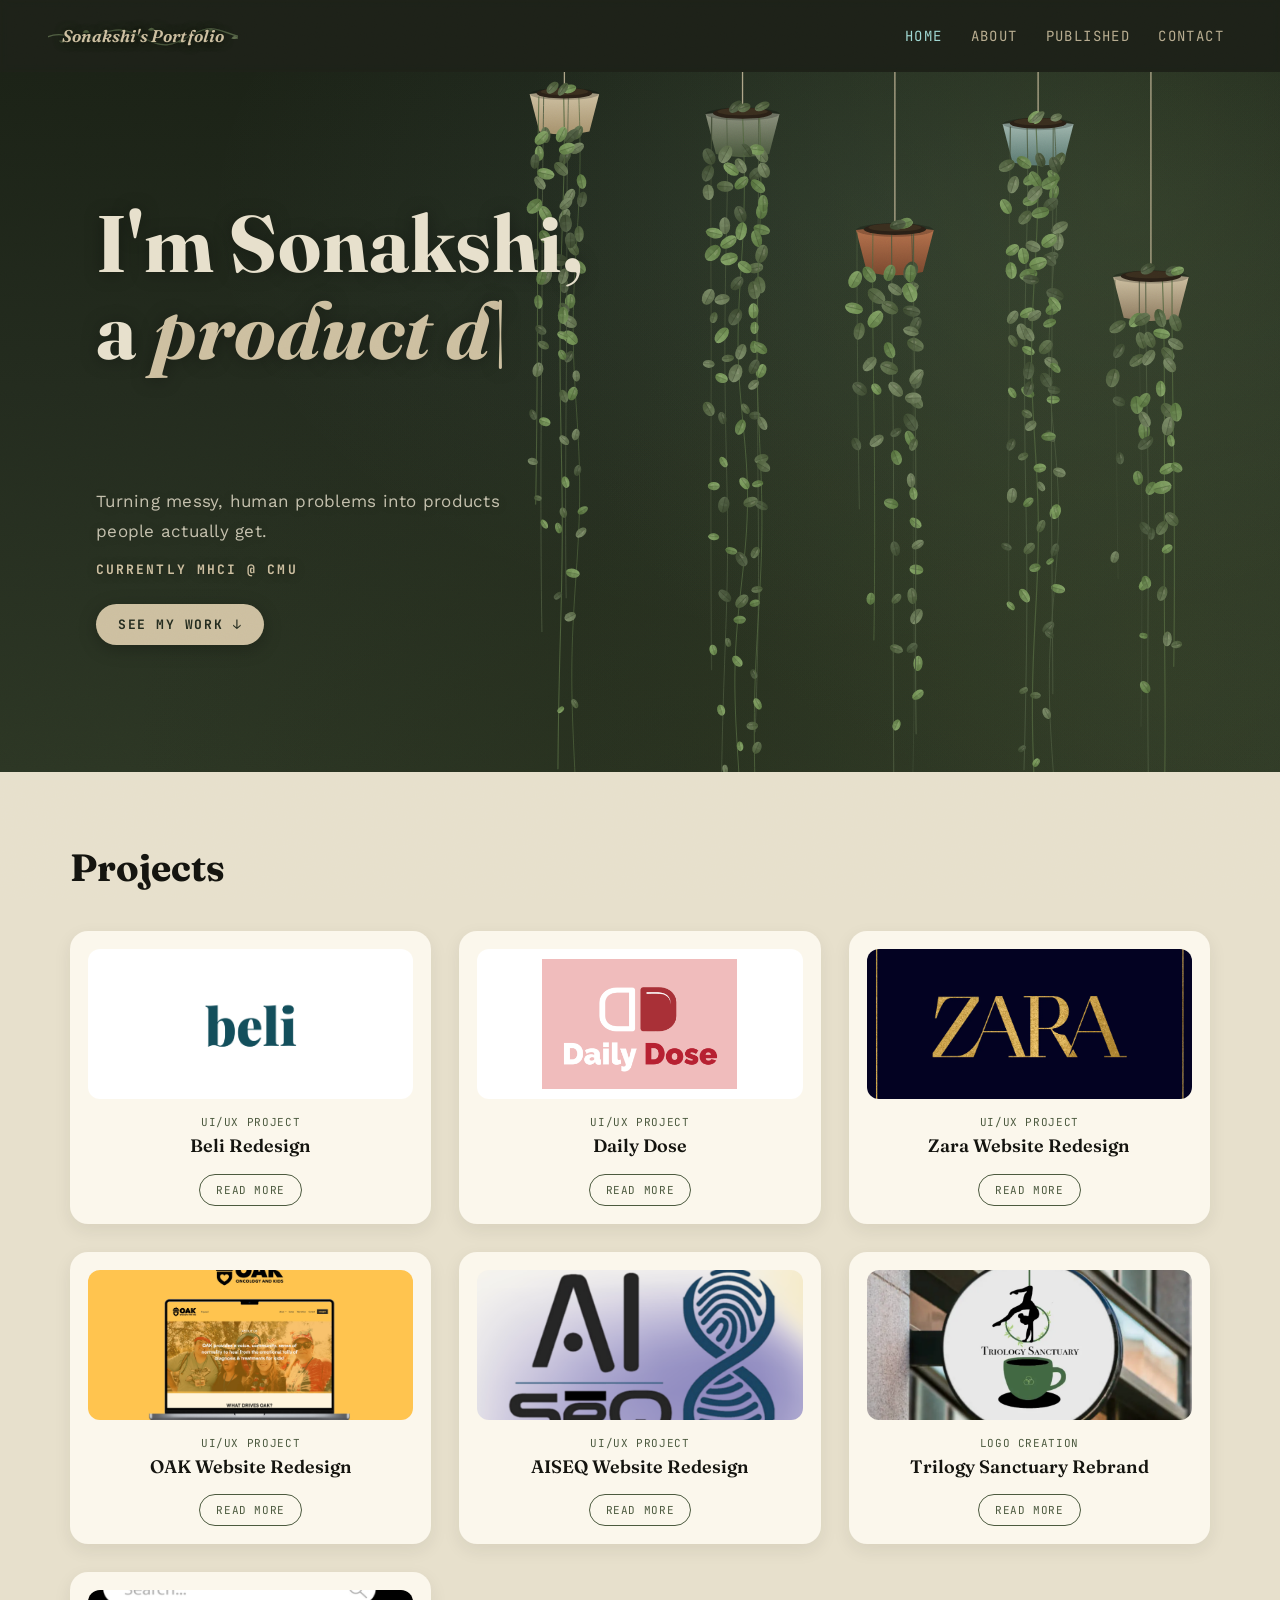
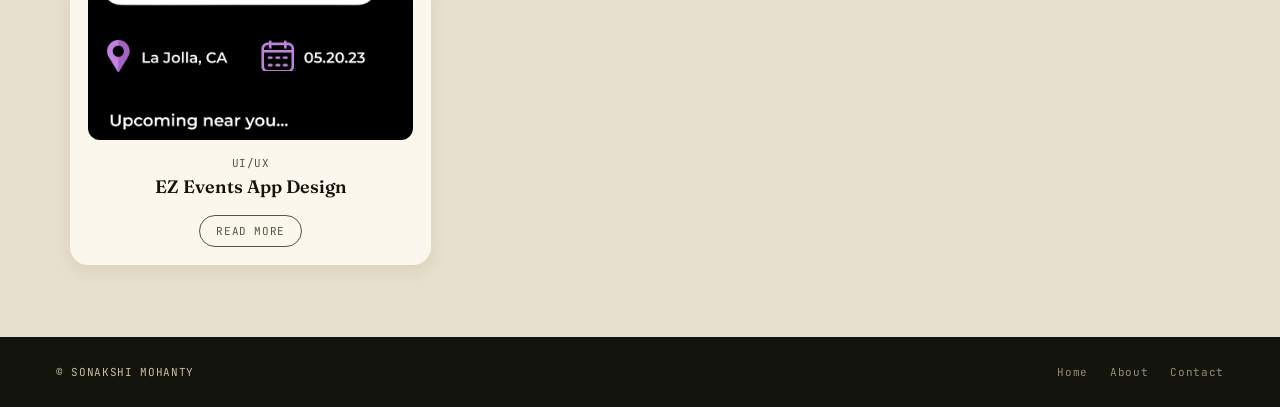
<file: index.html>
<!DOCTYPE html>
<html lang="en">
<head>
  <meta charset="UTF-8" />
  <meta name="viewport" content="width=device-width, initial-scale=1.0" />
  <title>HOME | Sonakshi's Portfolio</title>
  <link rel="icon" href="assets/favicon.svg" type="image/svg+xml" />
  <link rel="preconnect" href="https://fonts.googleapis.com" />
  <link rel="preconnect" href="https://fonts.gstatic.com" crossorigin />
  <link href="https://fonts.googleapis.com/css2?family=Fraunces:opsz,wght@9..144,400;9..144,600;9..144,700&family=JetBrains+Mono:wght@400;500;700&family=Work+Sans:wght@400;500&display=swap" rel="stylesheet" />
  <link rel="stylesheet" href="css/home.css?v=20" />
</head>
<body>

<nav class="top">
  <a class="logo" href="index.html">
    <span class="logo-vine-wrap">
      <svg class="logo-vine" viewBox="0 0 320 40" xmlns="http://www.w3.org/2000/svg" aria-hidden="true">
        <path d="M-2,22 C28,8 52,34 82,20 S128,6 162,24 S208,36 242,18 S278,8 324,22" fill="none" stroke="#4c5a3f" stroke-width="2.4" stroke-linecap="round"/>
        <path d="M-2,22 C28,8 52,34 82,20 S128,6 162,24 S208,36 242,18 S278,8 324,22" fill="none" stroke="#6f7f5c" stroke-width="1" stroke-linecap="round" opacity="0.55"/>
        <path d="M18,28 Q24,36 30,28 Q24,26 18,28" fill="#4c5a3f" opacity="0.8"/>
        <path d="M58,14 Q64,6 70,14 Q64,16 58,14" fill="#5a6b48"/>
        <path d="M118,28 Q124,20 130,28 Q124,30 118,28" fill="#6f7f5c"/>
        <path d="M168,10 Q174,2 180,10 Q174,12 168,10" fill="#5a6b48"/>
        <path d="M218,30 Q224,22 230,30 Q224,32 218,30" fill="#7a8f64"/>
        <path d="M268,12 Q274,4 280,12 Q274,14 268,12" fill="#5a6b48"/>
        <path d="M308,24 Q314,16 320,24 Q314,26 308,24" fill="#6f7f5c" opacity="0.85"/>
      </svg>
      <span class="logo-text">Sonakshi's Portfolio</span>
    </span>
  </a>
  <div class="links">
    <a class="active" href="index.html">Home</a>
    <a href="about.html">About</a>
    <a href="published.html">Published</a>
    <a href="contact.html">Contact</a>
  </div>
</nav>

<div class="hero">
  <div class="foliage"></div>
  <canvas id="plantCanvas" aria-hidden="true"></canvas>
  <div class="hero-content">
    <h1>I'm Sonakshi,<br>a <em id="typewriter-text"></em><span class="cursor">|</span></h1>
    <p class="hero-sub">Turning messy, human problems into products people actually get.</p>
    <p class="hero-school">CURRENTLY MHCI @ CMU</p>
    <a class="hero-cta" href="#work">See my work &darr;</a>
  </div>
</div>

<section class="projects" id="work">
  <div class="section-head">
    <h2>Projects</h2>
  </div>
  <div class="grid">

    <div class="card">
      <a class="thumb thumb-contain" href="beli-redesign.html">
        <img src="assets/fb96c1_31853e8cb5494fedb54cab402d6d914b.png" alt="Beli Redesign" />
      </a>
      <div class="card-body">
        <div class="label">UI/UX Project</div>
        <h3>Beli Redesign</h3>
        <a class="read-more" href="beli-redesign.html">Read More</a>
      </div>
    </div>

    <div class="card">
      <a class="thumb thumb-contain" href="daily-dose.html">
        <img src="assets/daily-dose/daily-dose-logo.png" alt="Daily Dose App Design" />
      </a>
      <div class="card-body">
        <div class="label">UI/UX Project</div>
        <h3>Daily Dose</h3>
        <a class="read-more" href="daily-dose.html">Read More</a>
      </div>
    </div>

    <div class="card">
      <a class="thumb" href="zara-website-redesign.html">
        <img src="assets/fb96c1_93949d7d0af04b279ac4432327f300be.png" alt="Zara Website Redesign" />
      </a>
      <div class="card-body">
        <div class="label">UI/UX Project</div>
        <h3>Zara Website Redesign</h3>
        <a class="read-more" href="zara-website-redesign.html">Read More</a>
      </div>
    </div>

    <div class="card">
      <a class="thumb" href="oak-website-redesign.html">
        <img src="assets/fb96c1_2fbebcdda38d4984a3e1c0124d959570.png" alt="OAK Website Redesign" />
      </a>
      <div class="card-body">
        <div class="label">UI/UX Project</div>
        <h3>OAK Website Redesign</h3>
        <a class="read-more" href="oak-website-redesign.html">Read More</a>
      </div>
    </div>

    <div class="card">
      <a class="thumb" href="aiseq-website-redesign.html">
        <img src="assets/fb96c1_7b0eba8a8423424f9ccb7858e31d1afa.png" alt="AISEQ Website Redesign" />
      </a>
      <div class="card-body">
        <div class="label">UI/UX Project</div>
        <h3>AISEQ Website Redesign</h3>
        <a class="read-more" href="aiseq-website-redesign.html">Read More</a>
      </div>
    </div>

    <div class="card">
      <a class="thumb" href="https://pretty-diadem-9d5.notion.site/Trilogy-Sanctuary-Rebrand-b256dda2a7cf48f9a5df34b9c60b22d8?pvs=4" target="_blank" rel="noopener">
        <img src="assets/fb96c1_cb02682d2e1849e9a64250fd1678c295.png" alt="Trilogy Sanctuary Rebrand" />
      </a>
      <div class="card-body">
        <div class="label">Logo Creation</div>
        <h3>Trilogy Sanctuary Rebrand</h3>
        <a class="read-more" href="https://pretty-diadem-9d5.notion.site/Trilogy-Sanctuary-Rebrand-b256dda2a7cf48f9a5df34b9c60b22d8?pvs=4" target="_blank" rel="noopener">Read More</a>
      </div>
    </div>

    <div class="card">
      <a class="thumb" href="ez-events.html">
        <img src="assets/fb96c1_3d5c8b0b1d724fb280f8f43a2c90ffed.jpg" alt="EZ Events App Design" />
      </a>
      <div class="card-body">
        <div class="label">UI/UX</div>
        <h3>EZ Events App Design</h3>
        <a class="read-more" href="ez-events.html">Read More</a>
      </div>
    </div>

  </div>
</section>

<footer class="site-footer">
  <span>&copy; SONAKSHI MOHANTY</span>
  <nav>
    <a href="index.html">Home</a>
    <a href="about.html">About</a>
    <a href="contact.html">Contact</a>
  </nav>
</footer>

<script src="js/main.js?v=3"></script>
<script src="js/home-plants.js?v=21"></script>
<script src="js/card-vines.js?v=12"></script>
</body>
</html>
</file>
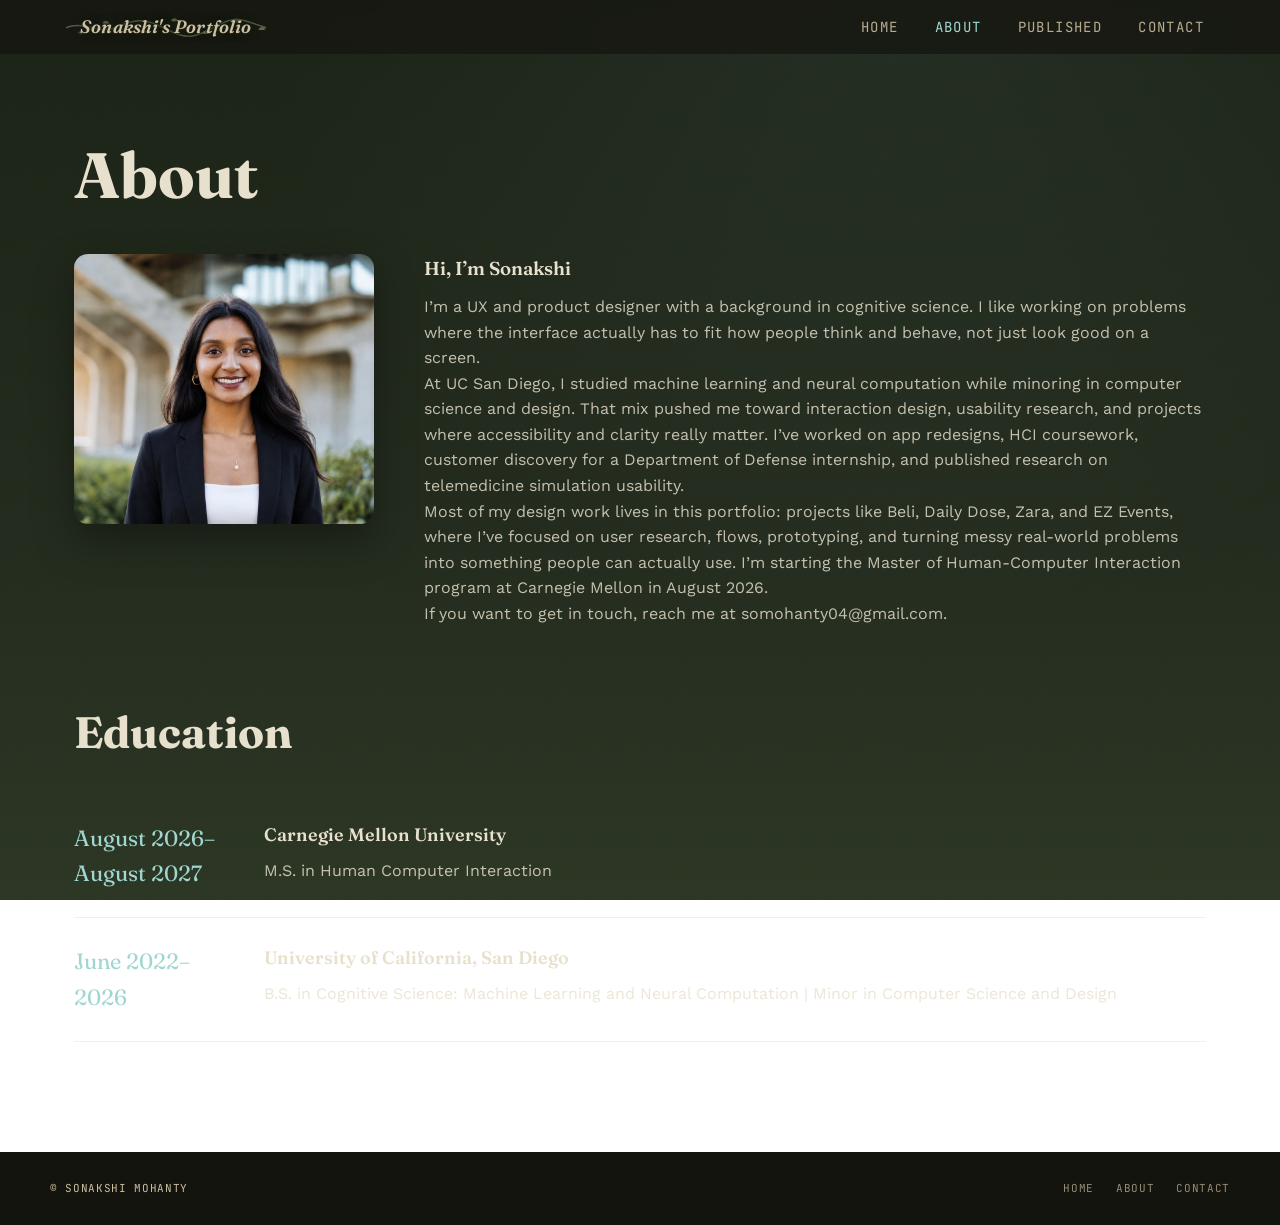
<file: about.html>
<!DOCTYPE html>
<html lang="en">
<head>
  <meta charset="UTF-8" />
  <meta name="viewport" content="width=device-width, initial-scale=1.0" />
  <title>ABOUT | Sonakshi's Portfolio</title>
  <link rel="icon" href="assets/favicon.svg" type="image/svg+xml" />
  <link href="https://fonts.googleapis.com/css2?family=Fraunces:opsz,wght@9..144,400;9..144,600;9..144,700&family=JetBrains+Mono:wght@400;500;700&family=Work+Sans:wght@400;500&display=swap" rel="stylesheet" />
  <link rel="stylesheet" href="css/style.css" />
</head>
<body>
  <header class="site-header">
    <div class="inner">
      <a class="logo" href="index.html">
        <span class="logo-vine-wrap">
          <svg class="logo-vine" viewBox="0 0 320 40" xmlns="http://www.w3.org/2000/svg" aria-hidden="true">
            <path d="M-2,22 C28,8 52,34 82,20 S128,6 162,24 S208,36 242,18 S278,8 324,22" fill="none" stroke="#4c5a3f" stroke-width="2.4" stroke-linecap="round"/>
            <path d="M-2,22 C28,8 52,34 82,20 S128,6 162,24 S208,36 242,18 S278,8 324,22" fill="none" stroke="#6f7f5c" stroke-width="1" stroke-linecap="round" opacity="0.55"/>
            <path d="M18,28 Q24,36 30,28 Q24,26 18,28" fill="#4c5a3f" opacity="0.8"/>
            <path d="M58,14 Q64,6 70,14 Q64,16 58,14" fill="#5a6b48"/>
            <path d="M118,28 Q124,20 130,28 Q124,30 118,28" fill="#6f7f5c"/>
            <path d="M168,10 Q174,2 180,10 Q174,12 168,10" fill="#5a6b48"/>
            <path d="M218,30 Q224,22 230,30 Q224,32 218,30" fill="#7a8f64"/>
            <path d="M268,12 Q274,4 280,12 Q274,14 268,12" fill="#5a6b48"/>
            <path d="M308,24 Q314,16 320,24 Q314,26 308,24" fill="#6f7f5c" opacity="0.85"/>
          </svg>
          <span class="logo-text">Sonakshi's Portfolio</span>
        </span>
      </a>
      <button class="nav-toggle" aria-label="Toggle navigation">&#9776;</button>
      <nav class="site-nav">
        <ul>
          <li><a href="index.html">HOME</a></li>
          <li><a class="active" href="about.html">ABOUT</a></li>
          <li><a href="published.html">PUBLISHED</a></li>
          <li><a href="contact.html">CONTACT</a></li>
        </ul>
      </nav>
    </div>
  </header>

  <main class="page">
    <h1 class="page-title">About</h1>

    <section class="about-top">
      <img src="assets/sonakshi-portrait.jpg" alt="Sonakshi Mohanty" />
      <div>
        <h3>Hi, I&rsquo;m Sonakshi</h3>
        <p>I&rsquo;m a UX and product designer with a background in cognitive science. I like working on problems where the interface actually has to fit how people think and behave, not just look good on a screen.</p>
        <p>At UC San Diego, I studied machine learning and neural computation while minoring in computer science and design. That mix pushed me toward interaction design, usability research, and projects where accessibility and clarity really matter. I&rsquo;ve worked on app redesigns, HCI coursework, customer discovery for a Department of Defense internship, and published research on telemedicine simulation usability.</p>
        <p>Most of my design work lives in this portfolio: projects like Beli, Daily Dose, Zara, and EZ Events, where I&rsquo;ve focused on user research, flows, prototyping, and turning messy real-world problems into something people can actually use. I&rsquo;m starting the Master of Human-Computer Interaction program at Carnegie Mellon in August 2026.</p>
        <p>If you want to get in touch, reach me at <a href="mailto:somohanty04@gmail.com">somohanty04@gmail.com</a>.</p>
      </div>
    </section>

    <section style="margin-top:70px;">
      <h2 class="page-title" style="font-size:clamp(30px,4vw,44px);">Education</h2>

      <div class="edu-item">
        <div class="years">August 2026&ndash;August 2027</div>
        <div>
          <h3>Carnegie Mellon University</h3>
          <p>M.S. in Human Computer Interaction</p>
        </div>
      </div>

      <div class="edu-item">
        <div class="years">June 2022&ndash;2026</div>
        <div>
          <h3>University of California, San Diego</h3>
          <p>B.S. in Cognitive Science: Machine Learning and Neural Computation | Minor in Computer Science and Design</p>
        </div>
      </div>
    </section>
  </main>

  <footer class="site-footer">
    <div class="inner">
      <span>&copy; Sonakshi Mohanty</span>
      <nav>
        <a href="index.html">Home</a>
        <a href="about.html">About</a>
        <a href="contact.html">Contact</a>
      </nav>
    </div>
  </footer>

  <script src="js/main.js"></script>
</body>
</html>
</file>
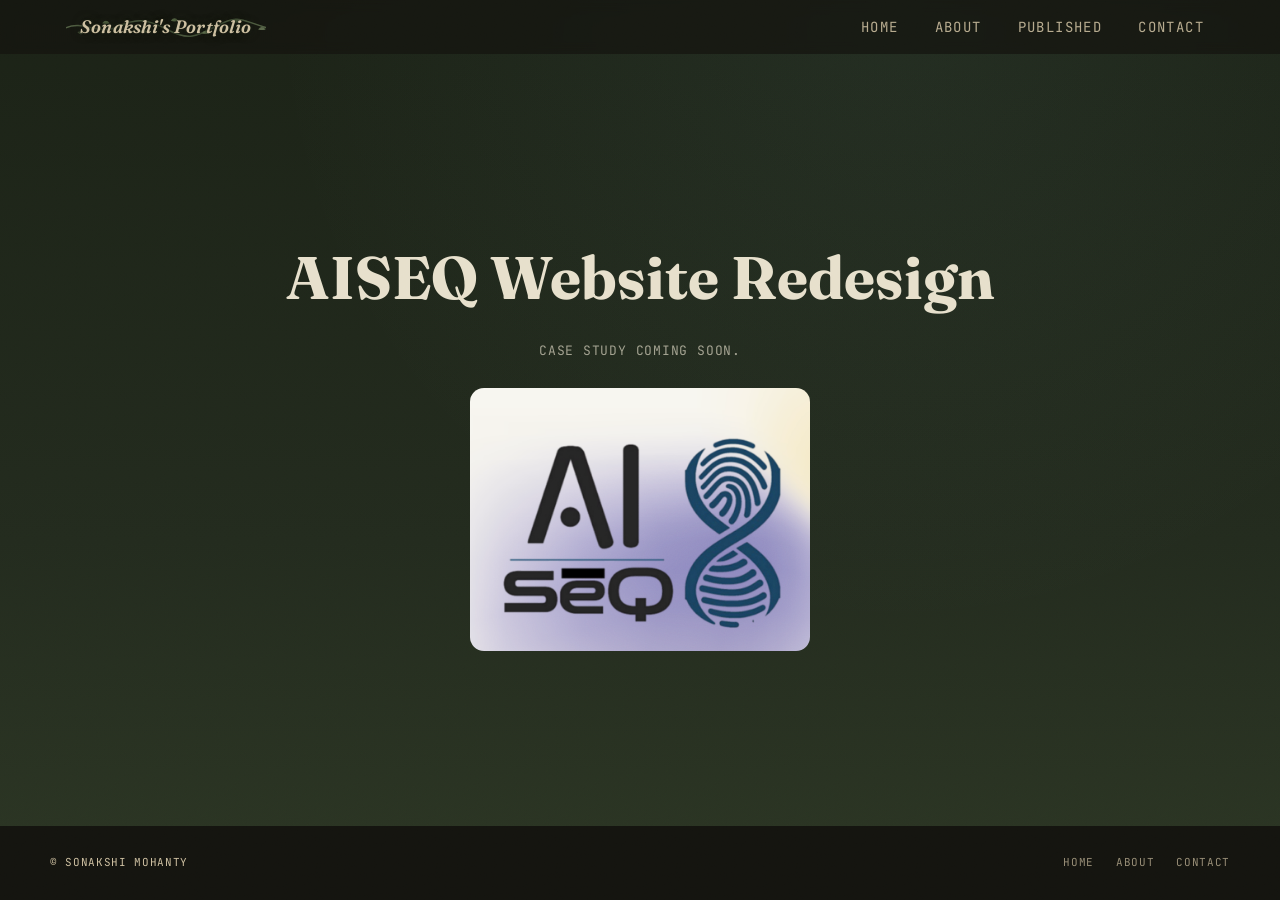
<file: aiseq-website-redesign.html>
<!DOCTYPE html>
<html lang="en">
<head>
  <meta charset="UTF-8" />
  <meta name="viewport" content="width=device-width, initial-scale=1.0" />
  <title>AISEQ Website Redesign | Sonakshi's Portfolio</title>
  <link rel="icon" href="assets/favicon.svg" type="image/svg+xml" />
  <link href="https://fonts.googleapis.com/css2?family=Fraunces:opsz,wght@9..144,400;9..144,600;9..144,700&family=JetBrains+Mono:wght@400;500;700&family=Work+Sans:wght@400;500&display=swap" rel="stylesheet" />
  <link rel="stylesheet" href="css/style.css" />
</head>
<body>
  <header class="site-header">
    <div class="inner">
      <a class="logo" href="index.html">
        <span class="logo-vine-wrap">
          <svg class="logo-vine" viewBox="0 0 320 40" xmlns="http://www.w3.org/2000/svg" aria-hidden="true">
            <path d="M-2,22 C28,8 52,34 82,20 S128,6 162,24 S208,36 242,18 S278,8 324,22" fill="none" stroke="#4c5a3f" stroke-width="2.4" stroke-linecap="round"/>
            <path d="M-2,22 C28,8 52,34 82,20 S128,6 162,24 S208,36 242,18 S278,8 324,22" fill="none" stroke="#6f7f5c" stroke-width="1" stroke-linecap="round" opacity="0.55"/>
            <path d="M18,28 Q24,36 30,28 Q24,26 18,28" fill="#4c5a3f" opacity="0.8"/>
            <path d="M58,14 Q64,6 70,14 Q64,16 58,14" fill="#5a6b48"/>
            <path d="M118,28 Q124,20 130,28 Q124,30 118,28" fill="#6f7f5c"/>
            <path d="M168,10 Q174,2 180,10 Q174,12 168,10" fill="#5a6b48"/>
            <path d="M218,30 Q224,22 230,30 Q224,32 218,30" fill="#7a8f64"/>
            <path d="M268,12 Q274,4 280,12 Q274,14 268,12" fill="#5a6b48"/>
            <path d="M308,24 Q314,16 320,24 Q314,26 308,24" fill="#6f7f5c" opacity="0.85"/>
          </svg>
          <span class="logo-text">Sonakshi's Portfolio</span>
        </span>
      </a>
      <button class="nav-toggle" aria-label="Toggle navigation">&#9776;</button>
      <nav class="site-nav">
        <ul>
          <li><a href="index.html">HOME</a></li>
          <li><a href="about.html">ABOUT</a></li>
          <li><a href="published.html">PUBLISHED</a></li>
          <li><a href="contact.html">CONTACT</a></li>
        </ul>
      </nav>
    </div>
  </header>

  <main class="placeholder">
    <h1>AISEQ Website Redesign</h1>
    <p>Case study coming soon.</p>
    <p style="margin-top:26px;"><img src="assets/fb96c1_7b0eba8a8423424f9ccb7858e31d1afa.png" alt="AISEQ" style="max-width:340px;" /></p>
  </main>

  <footer class="site-footer">
    <div class="inner">
      <span>&copy; Sonakshi Mohanty</span>
      <nav>
        <a href="index.html">Home</a>
        <a href="about.html">About</a>
        <a href="contact.html">Contact</a>
      </nav>
    </div>
  </footer>

  <script src="js/main.js"></script>
</body>
</html>
</file>
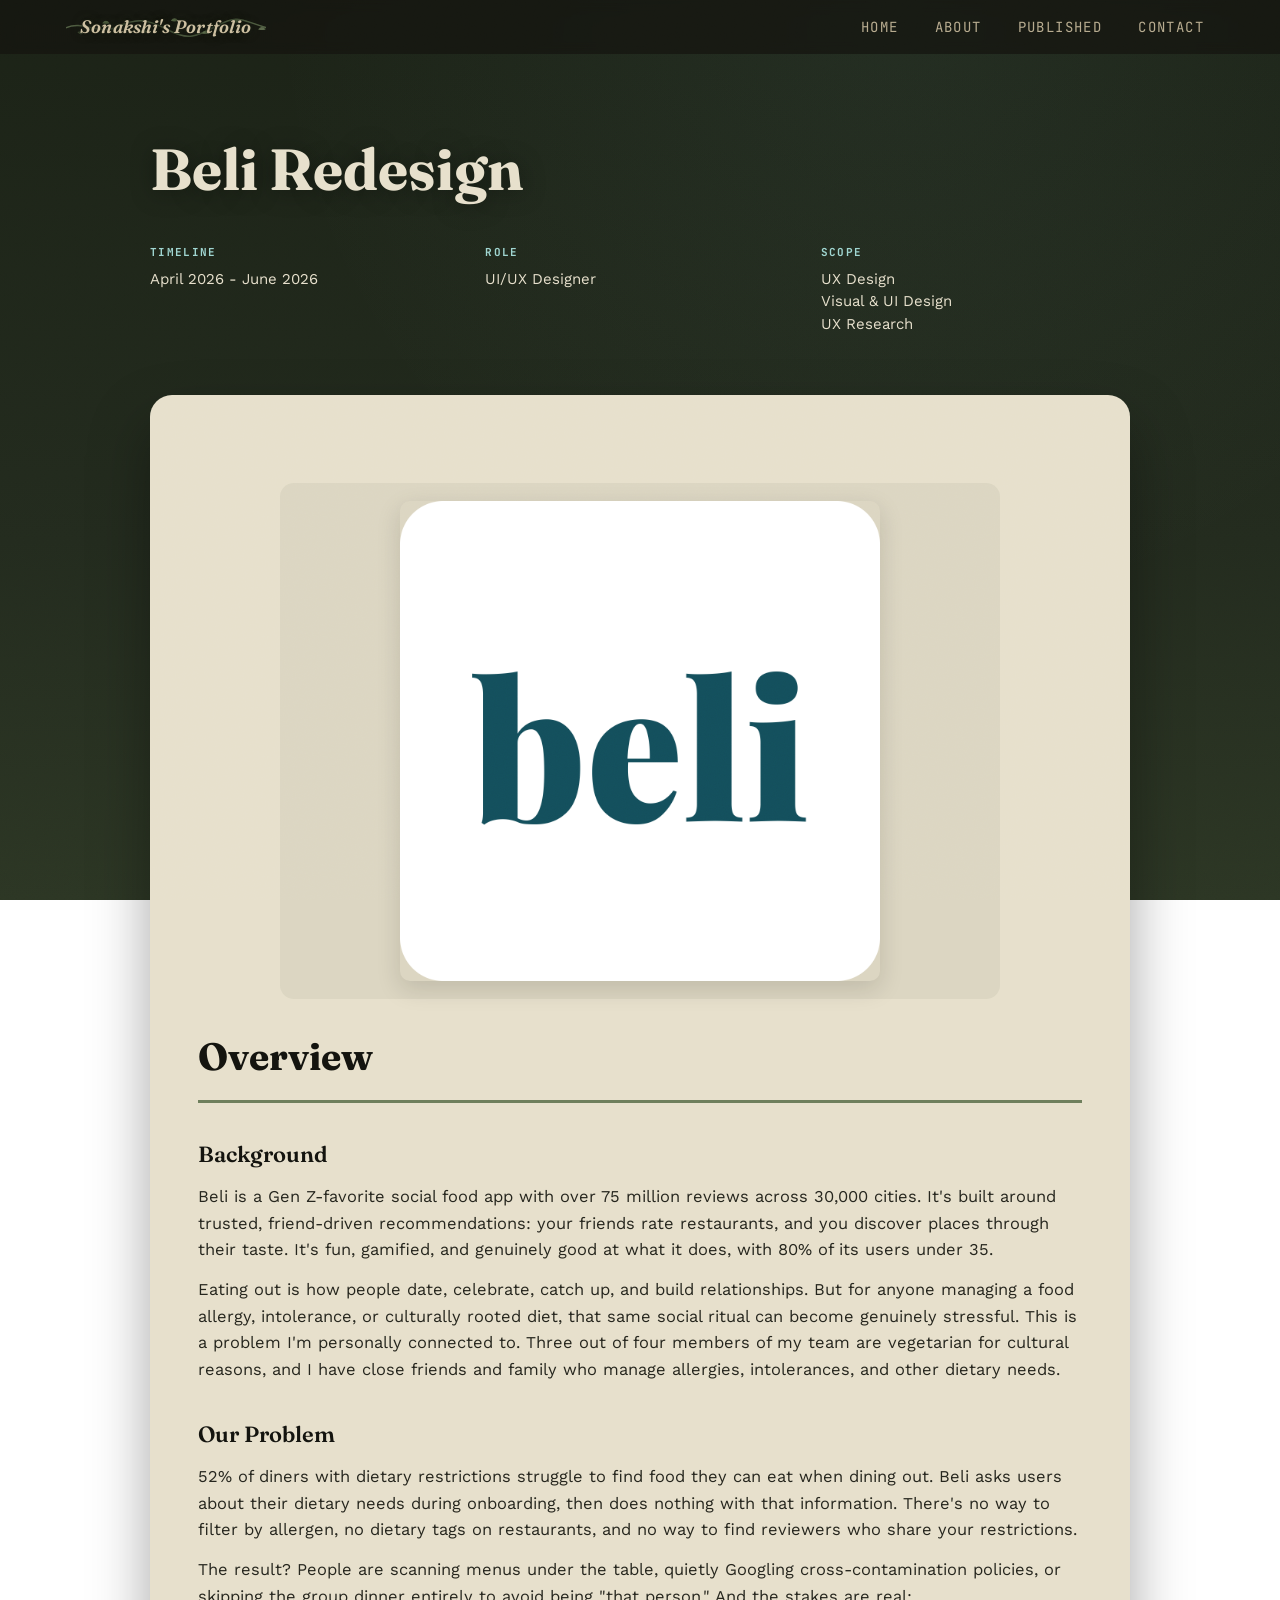
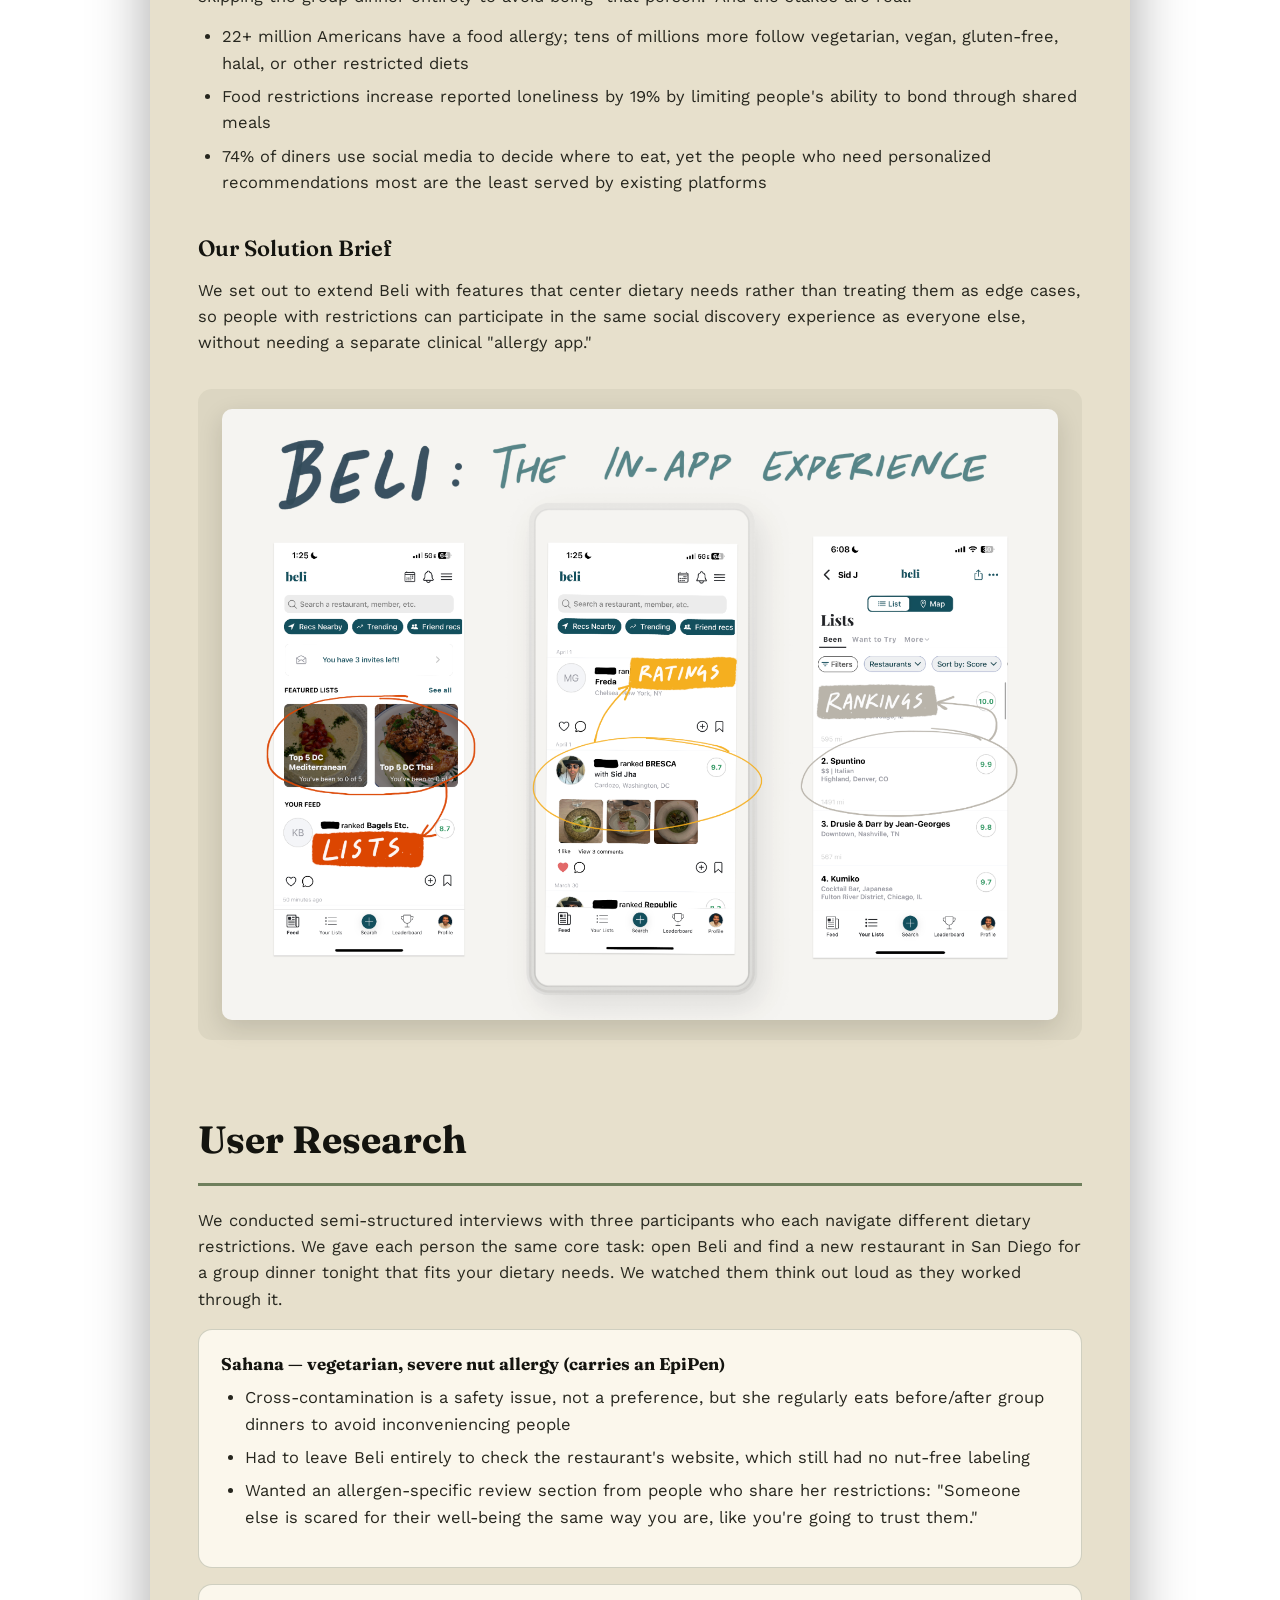
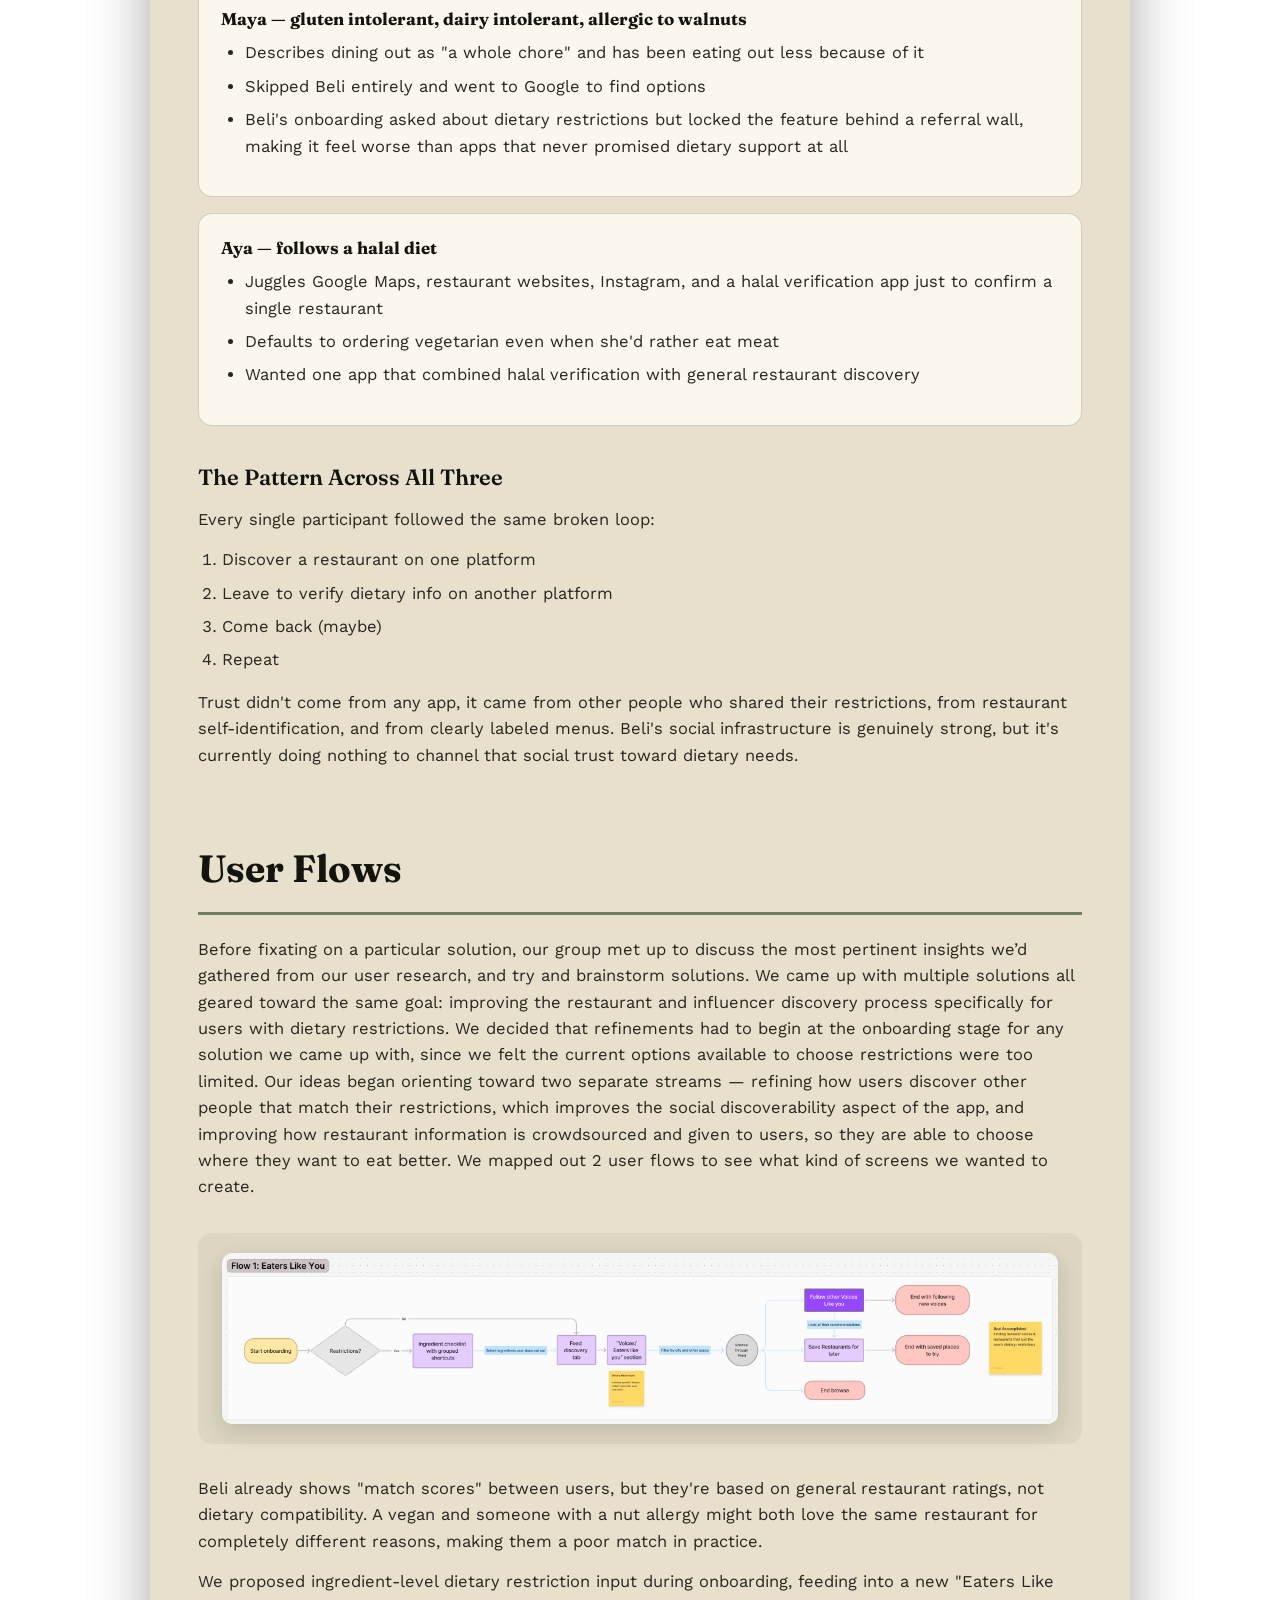
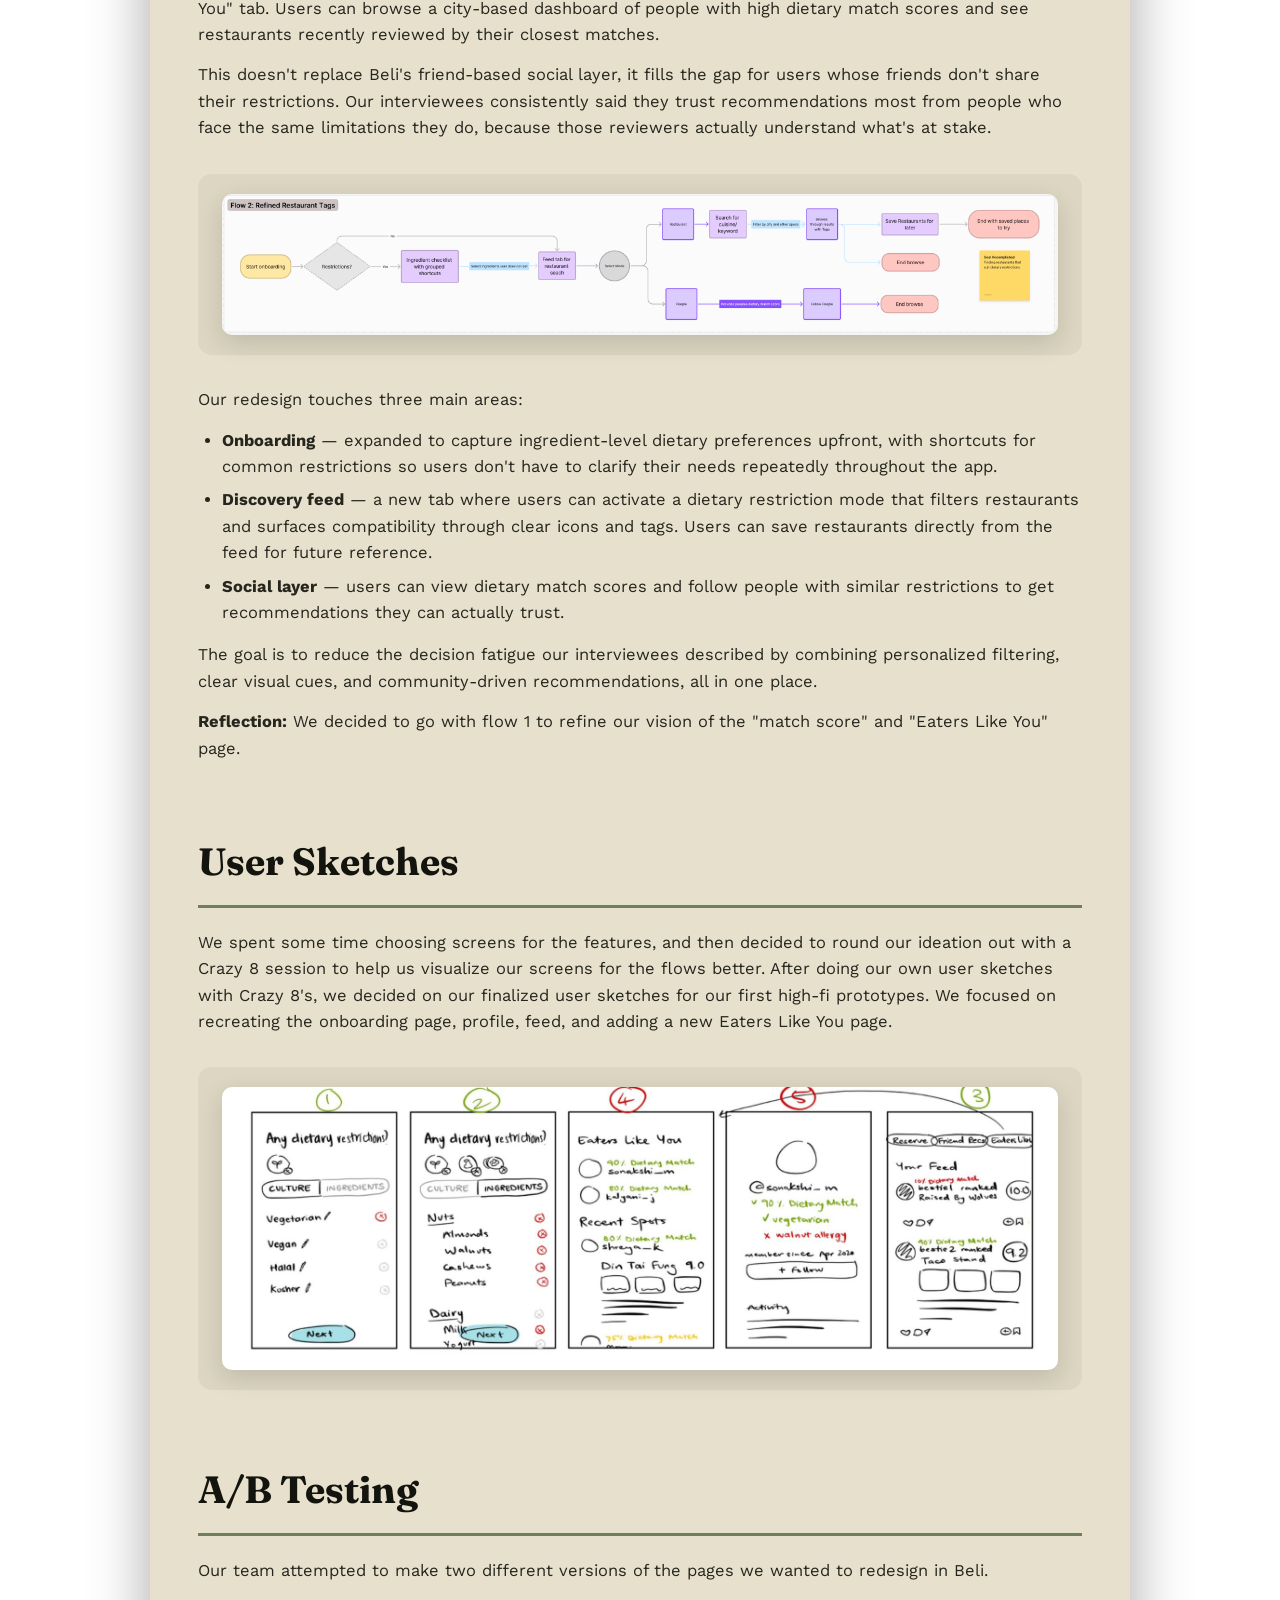
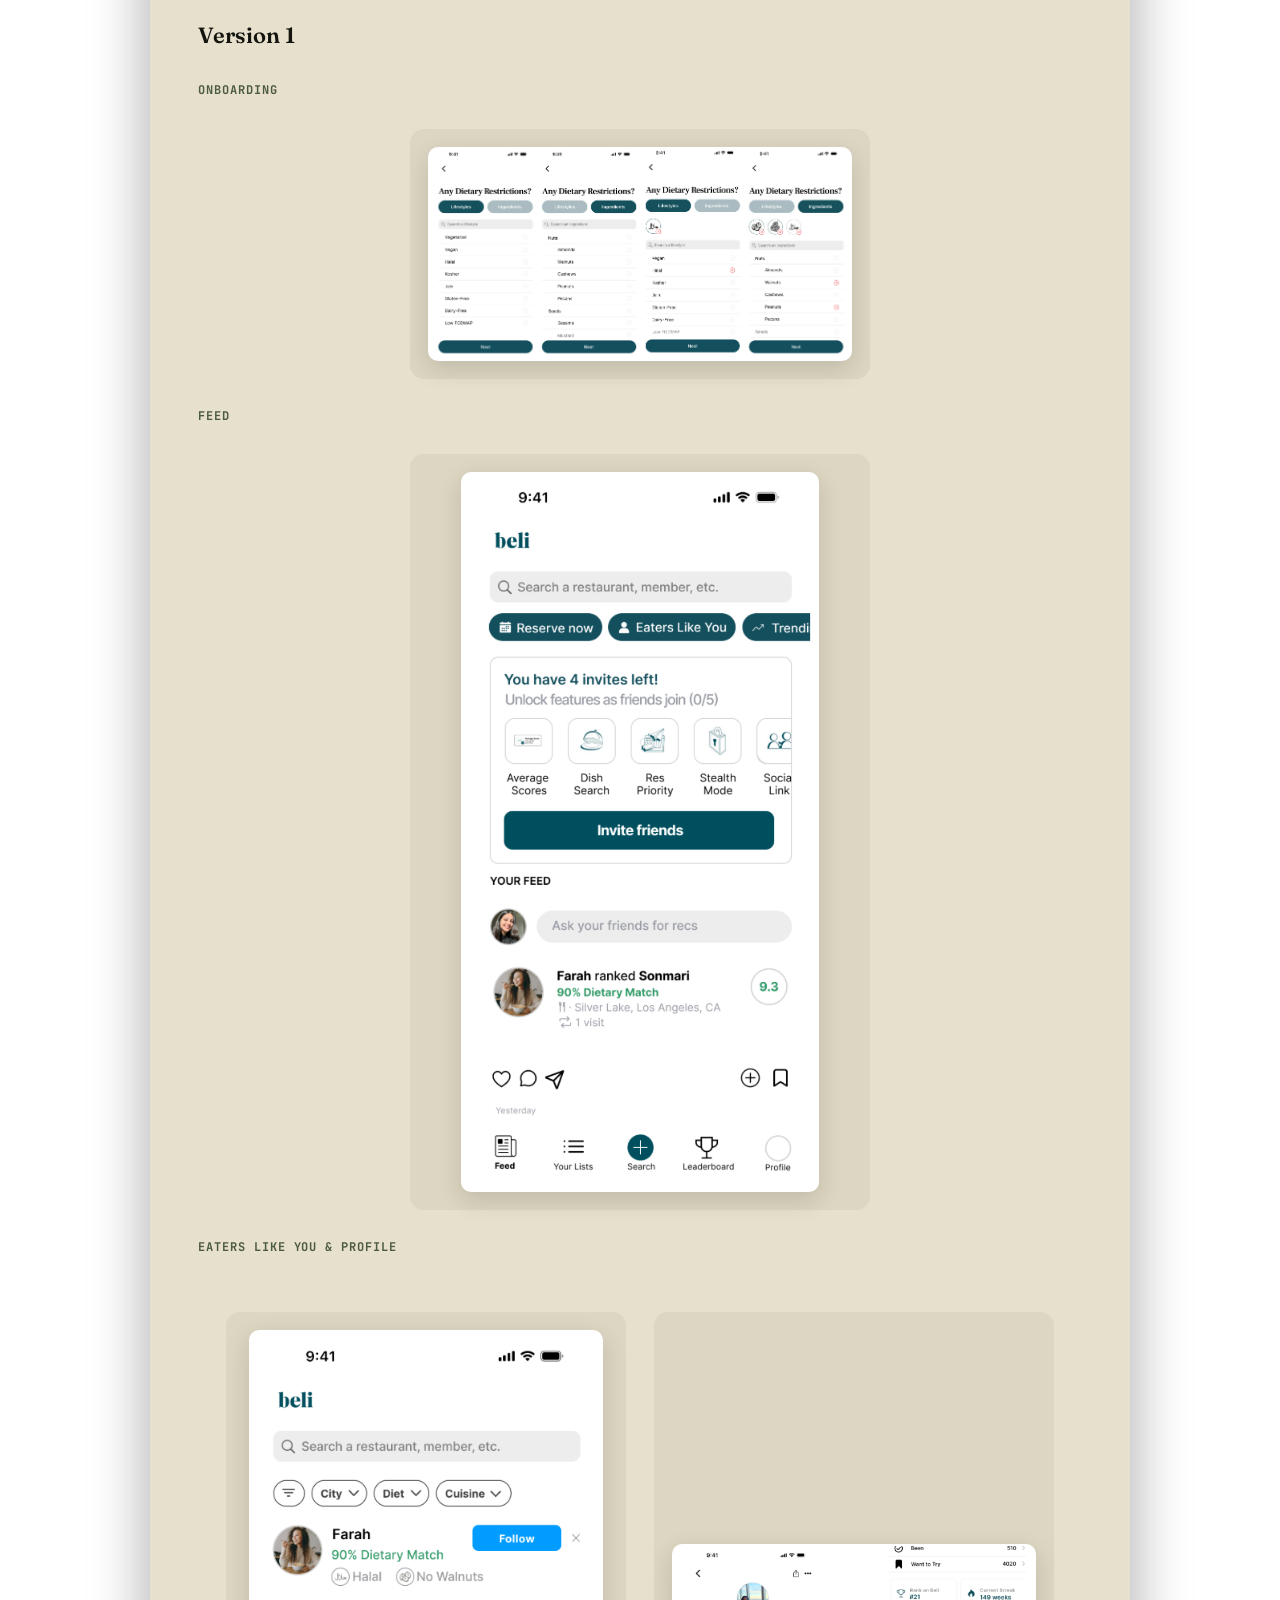
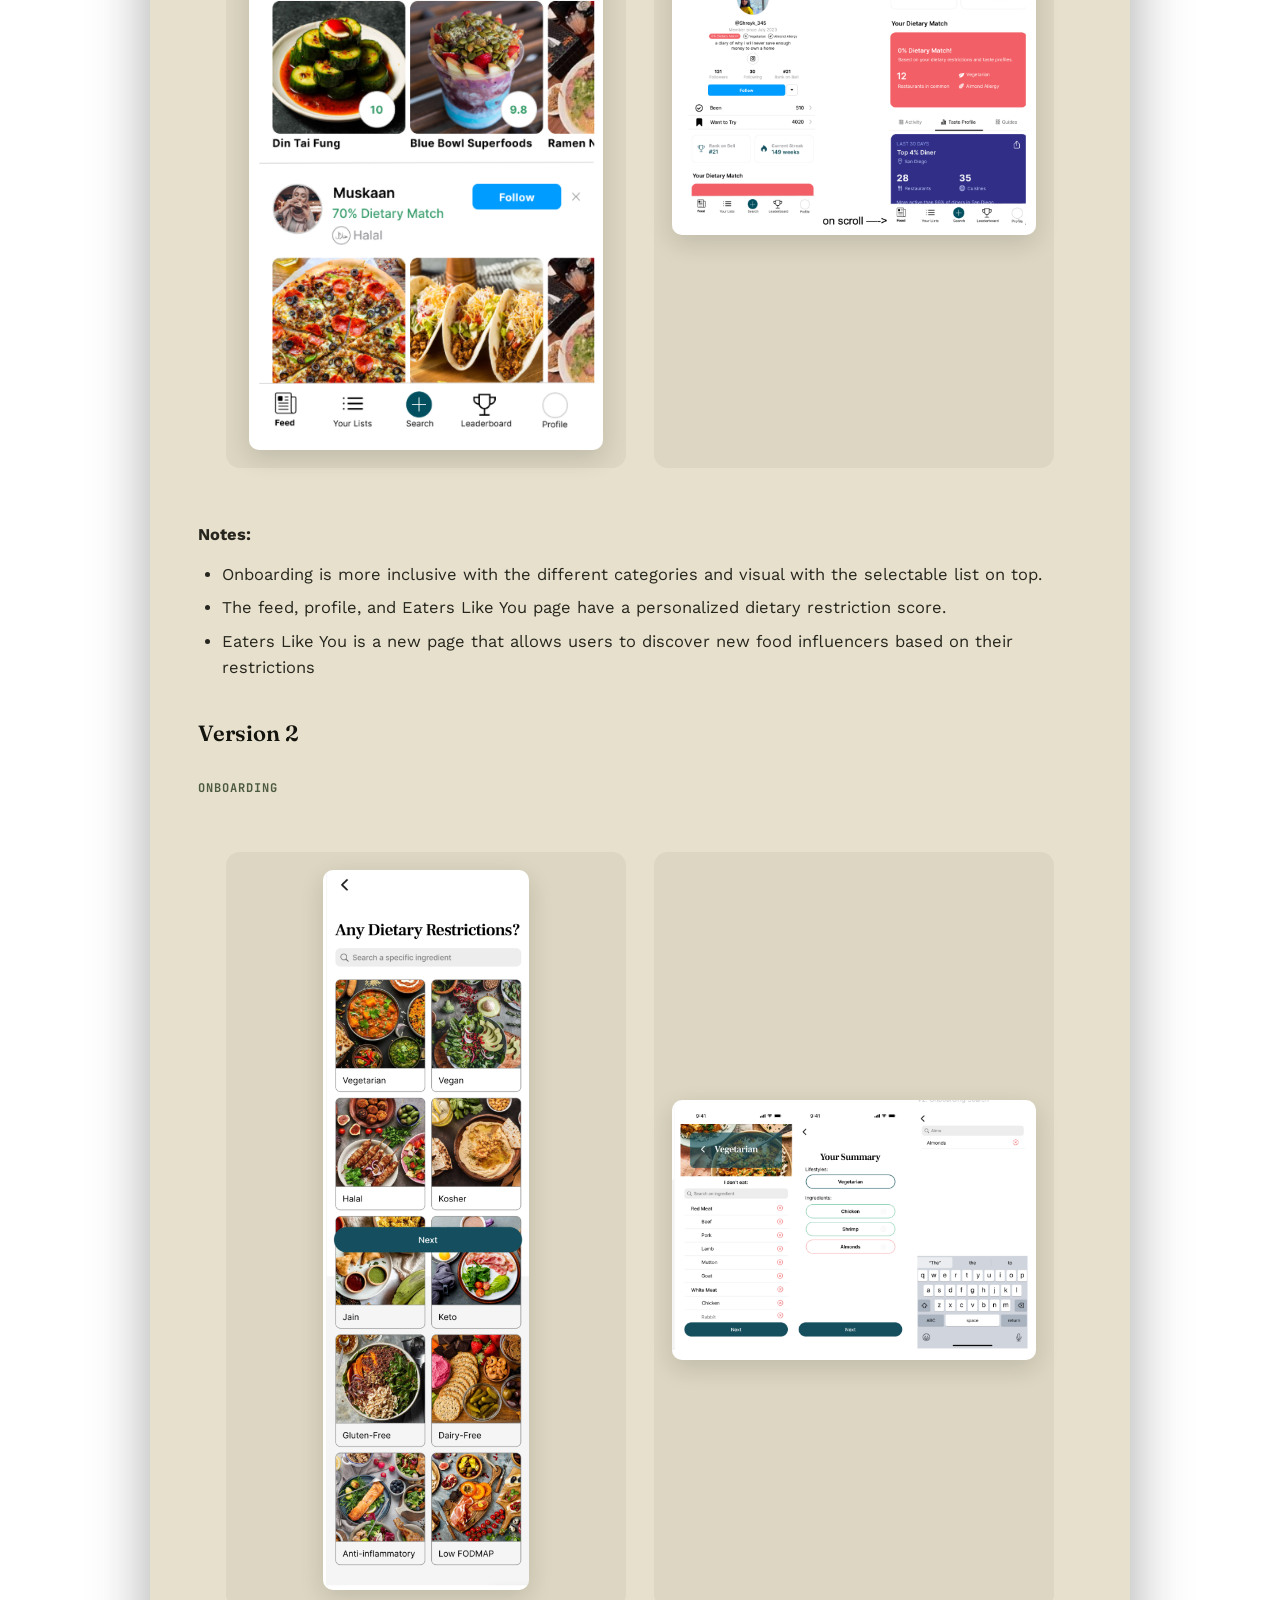
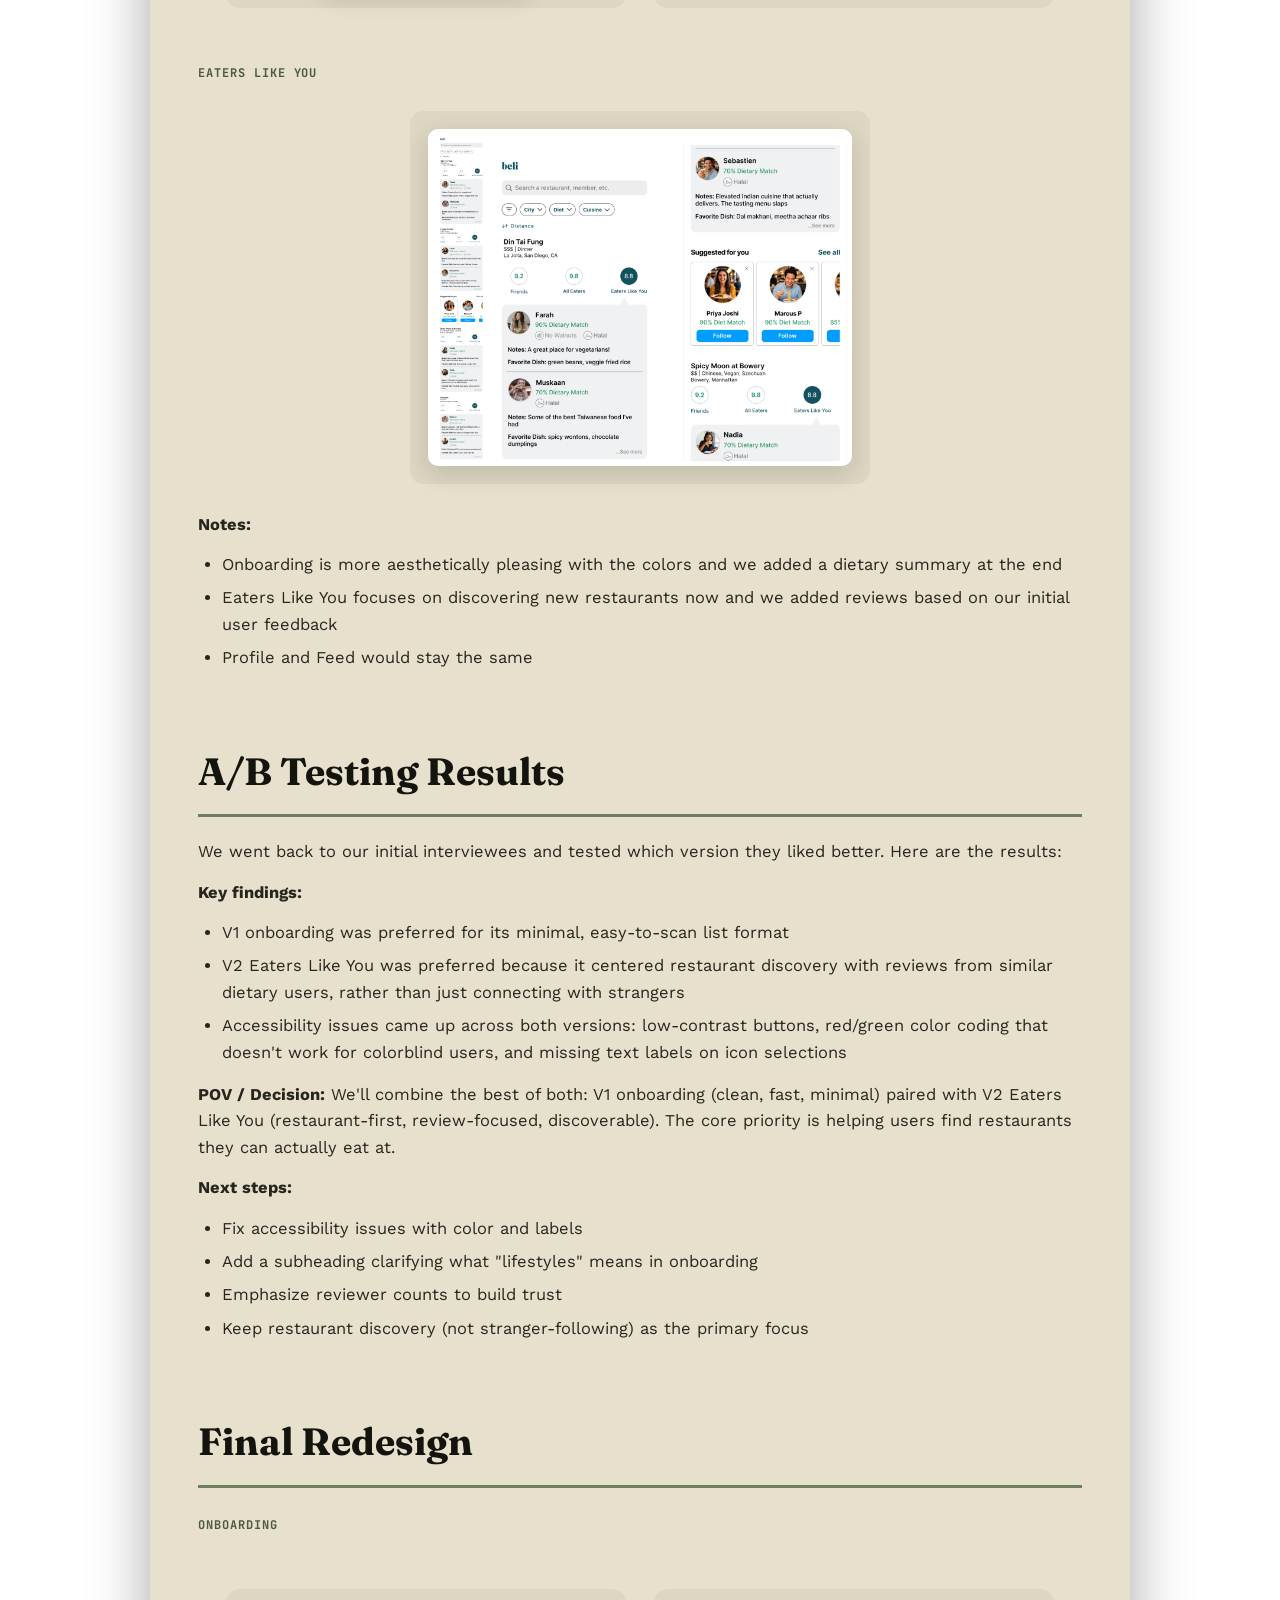
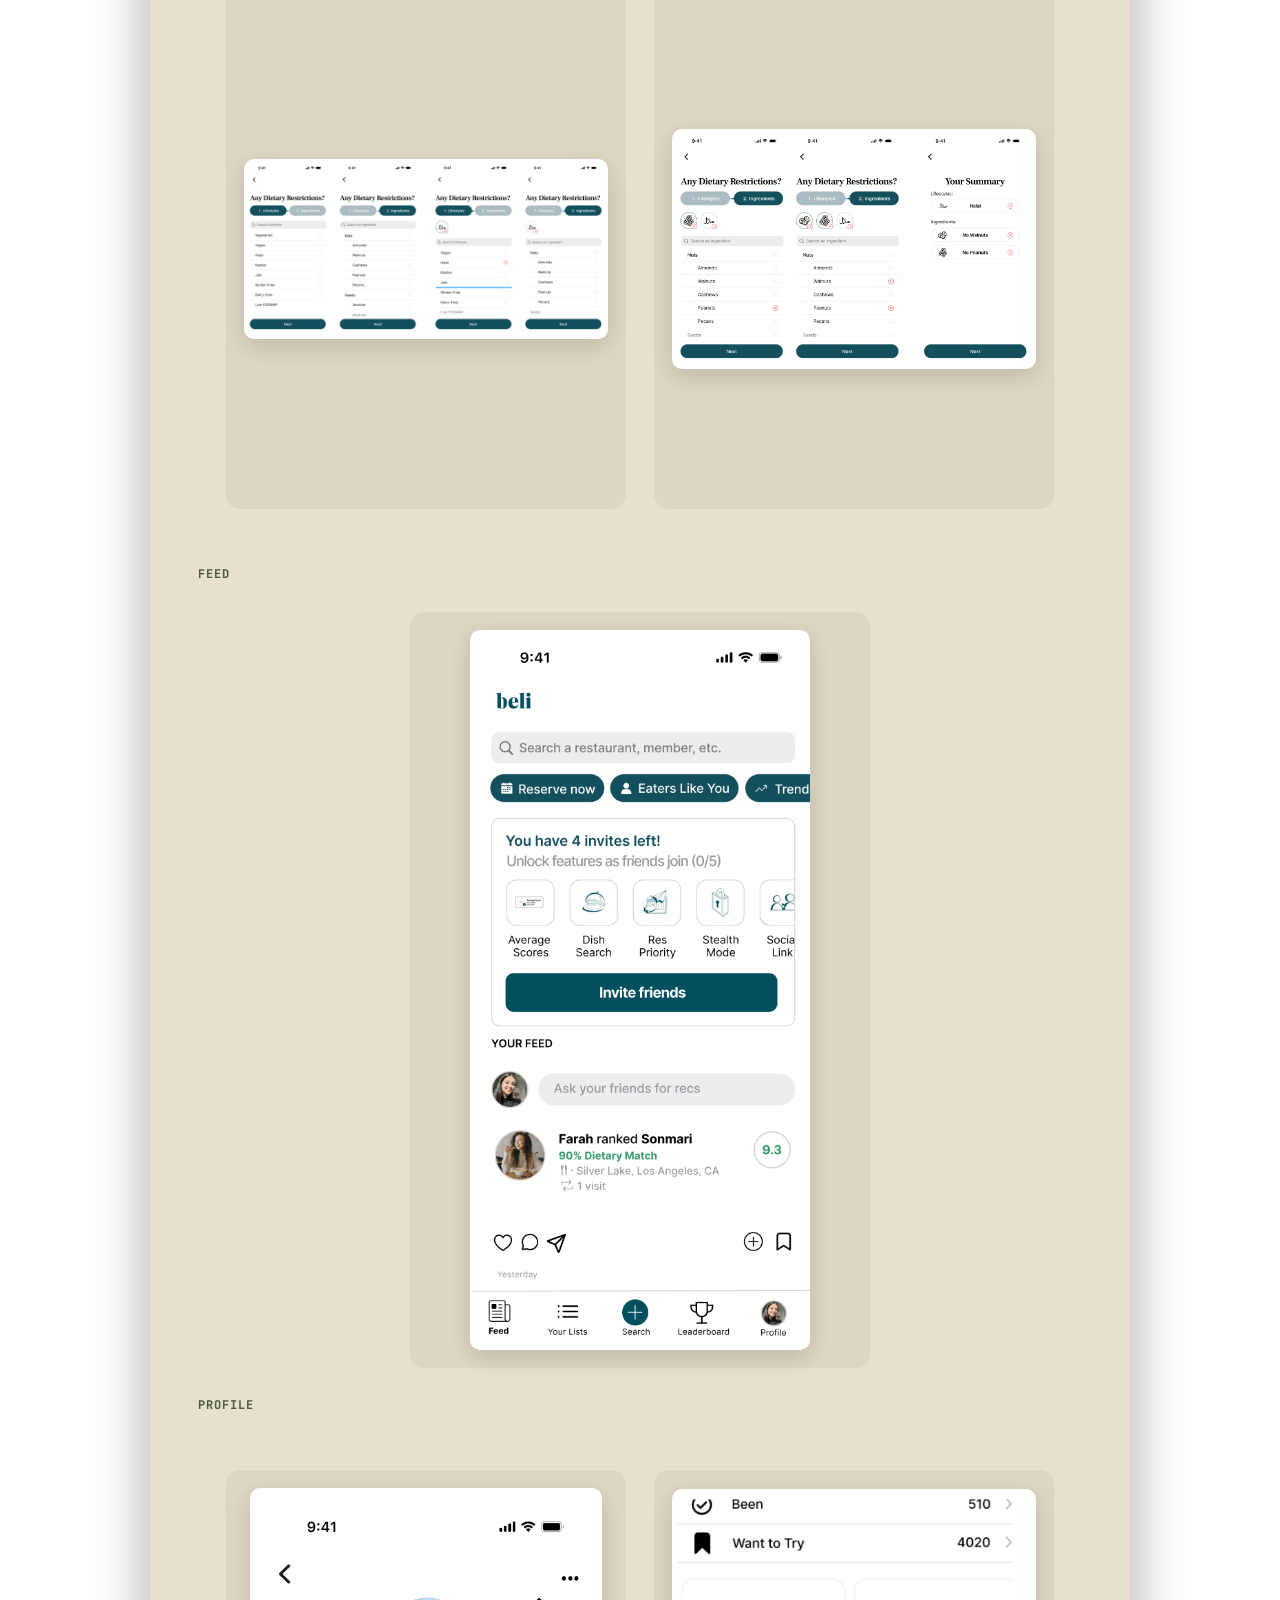
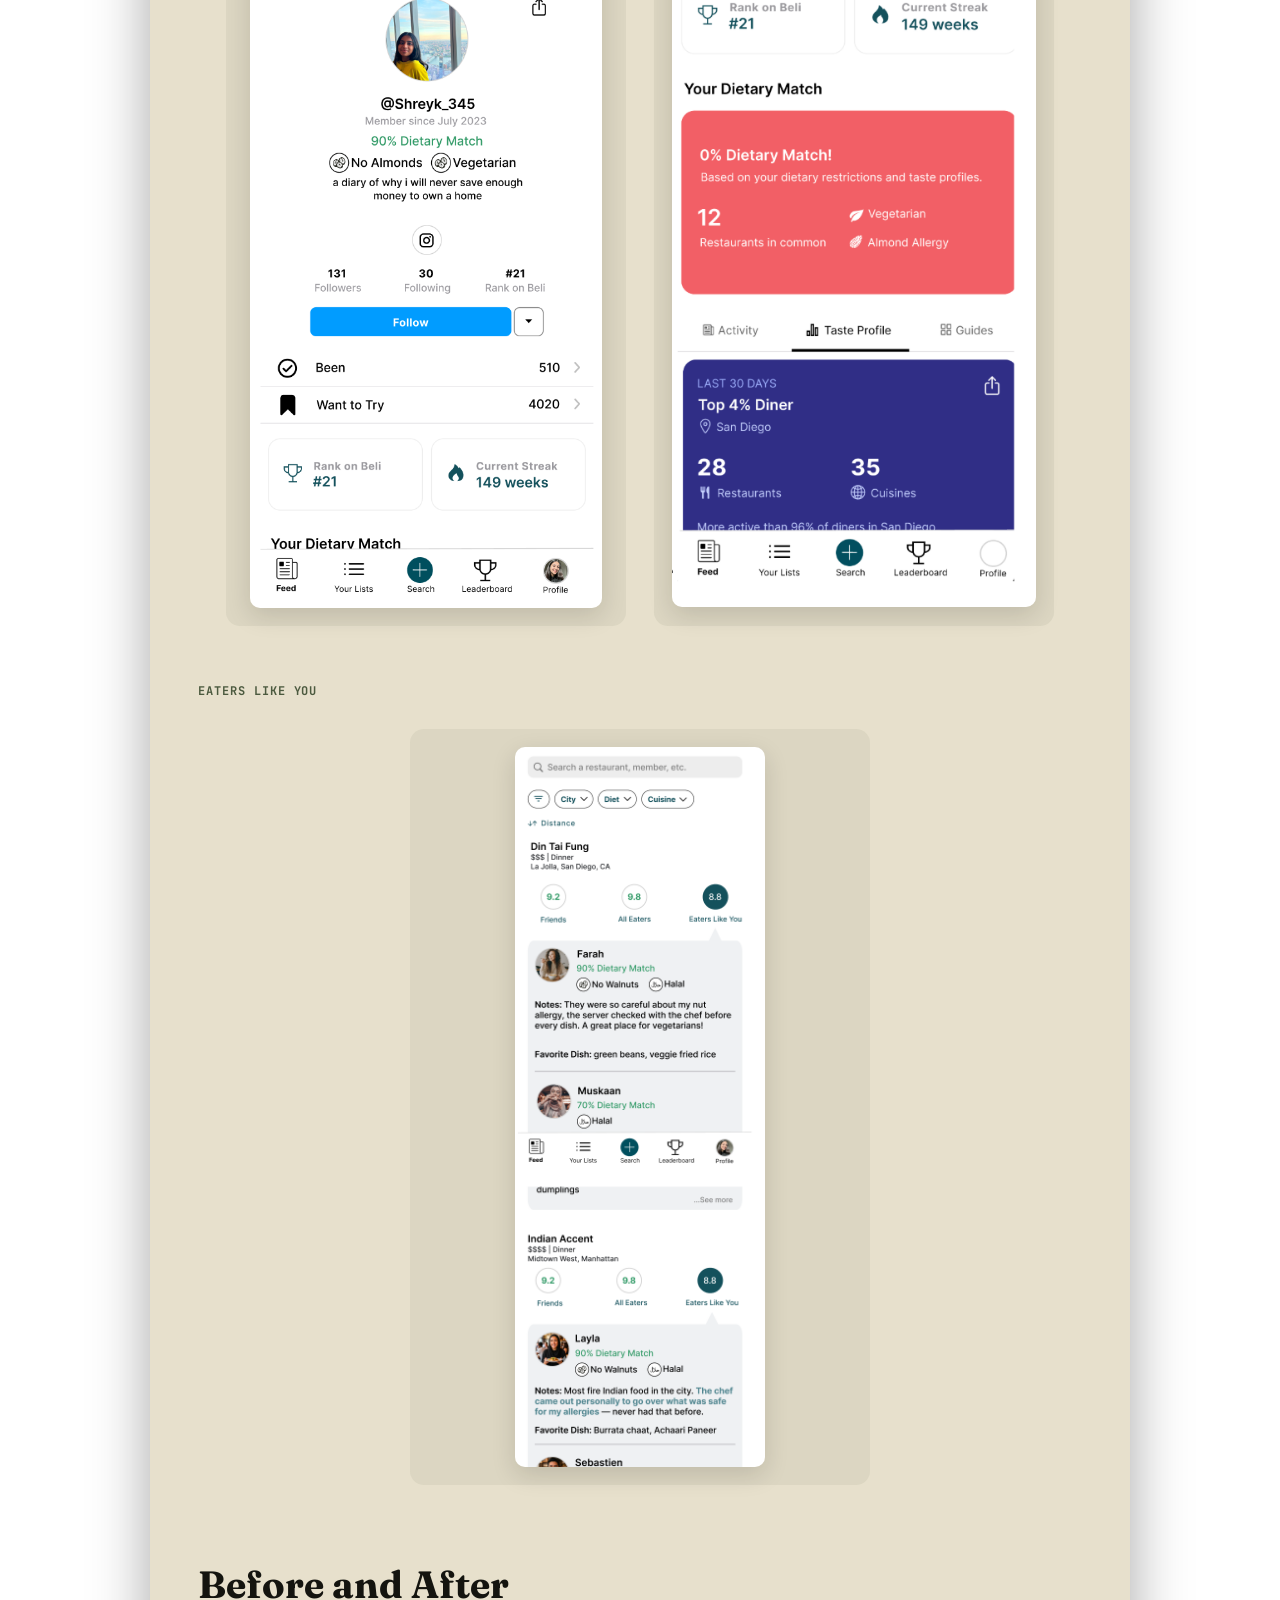
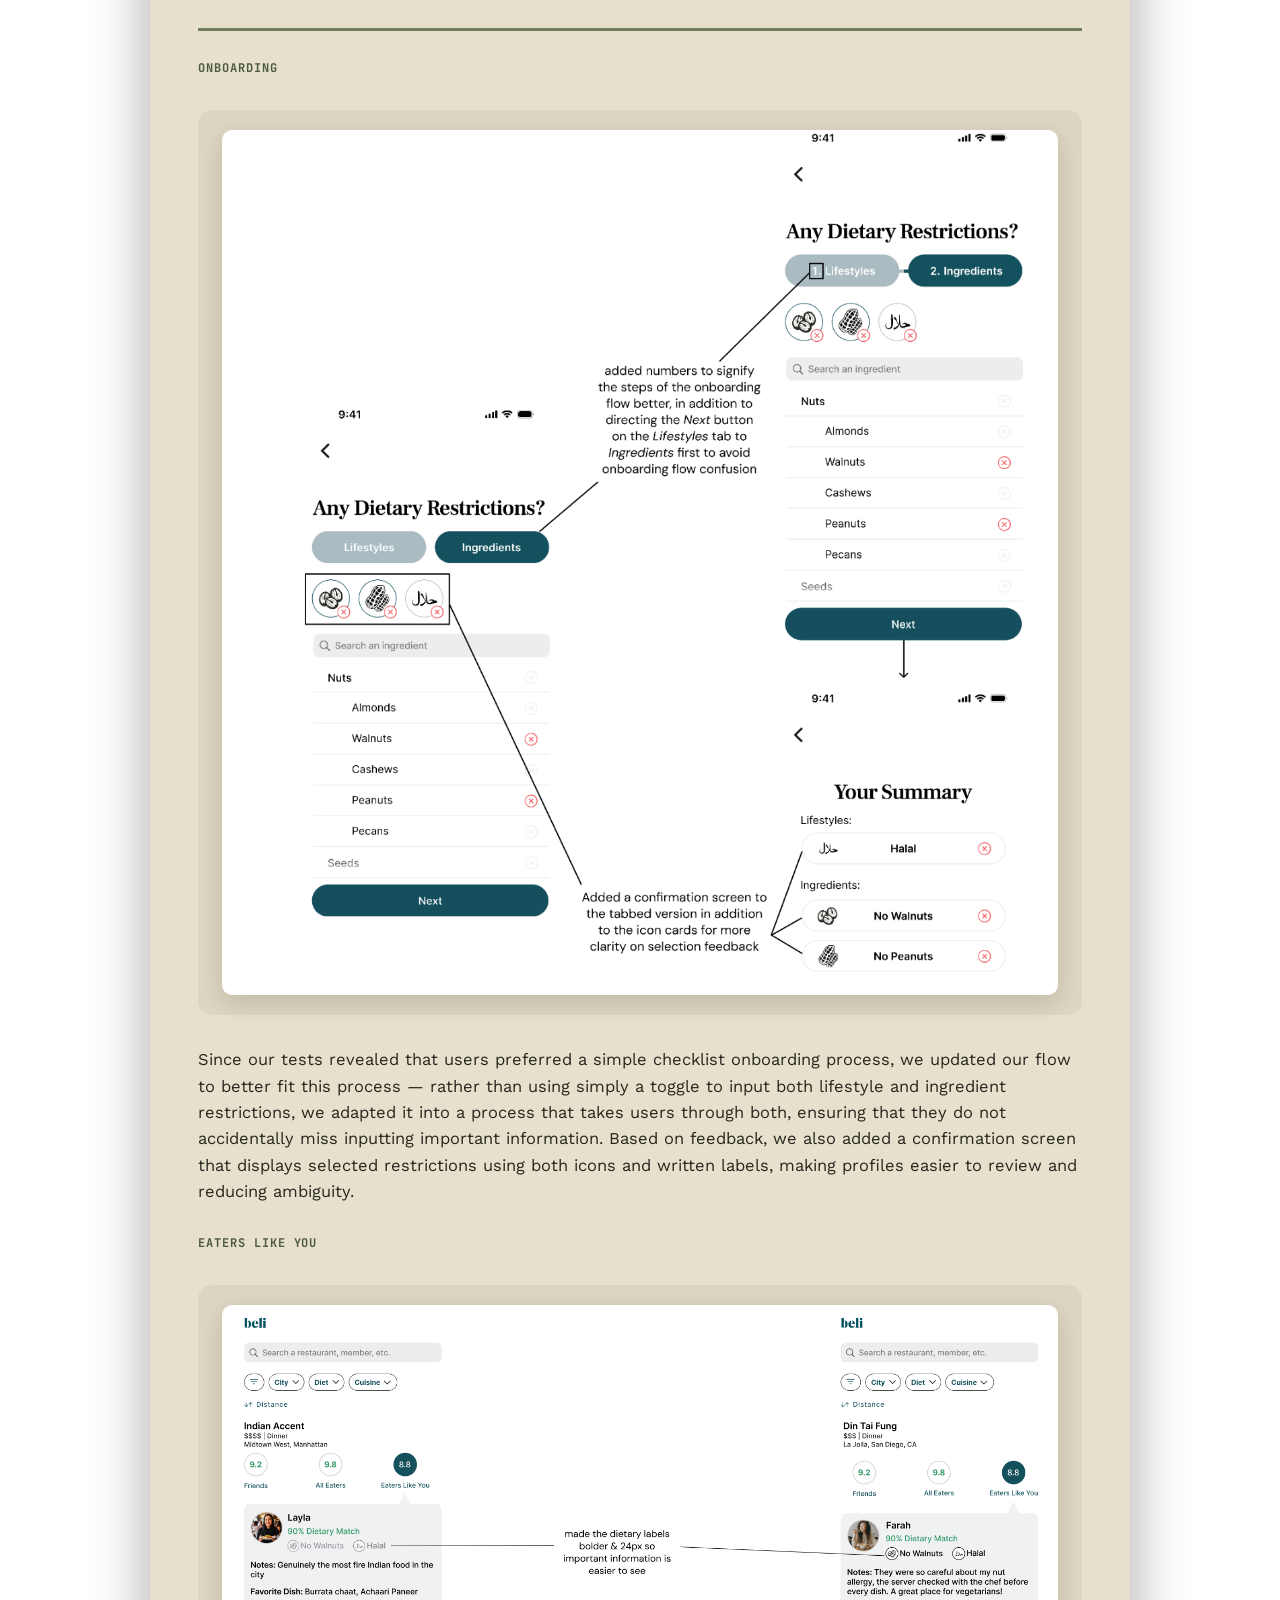
<file: beli-redesign.html>
<!DOCTYPE html>
<html lang="en">
<head>
  <meta charset="UTF-8" />
  <meta name="viewport" content="width=device-width, initial-scale=1.0" />
  <title>Beli Redesign | Sonakshi's Portfolio</title>
  <link rel="icon" href="assets/favicon.svg" type="image/svg+xml" />
  <link href="https://fonts.googleapis.com/css2?family=Fraunces:opsz,wght@9..144,400;9..144,600;9..144,700&family=JetBrains+Mono:wght@400;500;700&family=Work+Sans:wght@400;500&display=swap" rel="stylesheet" />
  <link rel="stylesheet" href="css/style.css" />
</head>
<body class="case-page beli-case">
  <header class="site-header">
    <div class="inner">
      <a class="logo" href="index.html">
        <span class="logo-vine-wrap">
          <svg class="logo-vine" viewBox="0 0 320 40" xmlns="http://www.w3.org/2000/svg" aria-hidden="true">
            <path d="M-2,22 C28,8 52,34 82,20 S128,6 162,24 S208,36 242,18 S278,8 324,22" fill="none" stroke="#4c5a3f" stroke-width="2.4" stroke-linecap="round"/>
            <path d="M-2,22 C28,8 52,34 82,20 S128,6 162,24 S208,36 242,18 S278,8 324,22" fill="none" stroke="#6f7f5c" stroke-width="1" stroke-linecap="round" opacity="0.55"/>
            <path d="M18,28 Q24,36 30,28 Q24,26 18,28" fill="#4c5a3f" opacity="0.8"/>
            <path d="M58,14 Q64,6 70,14 Q64,16 58,14" fill="#5a6b48"/>
            <path d="M118,28 Q124,20 130,28 Q124,30 118,28" fill="#6f7f5c"/>
            <path d="M168,10 Q174,2 180,10 Q174,12 168,10" fill="#5a6b48"/>
            <path d="M218,30 Q224,22 230,30 Q224,32 218,30" fill="#7a8f64"/>
            <path d="M268,12 Q274,4 280,12 Q274,14 268,12" fill="#5a6b48"/>
            <path d="M308,24 Q314,16 320,24 Q314,26 308,24" fill="#6f7f5c" opacity="0.85"/>
          </svg>
          <span class="logo-text">Sonakshi's Portfolio</span>
        </span>
      </a>
      <button class="nav-toggle" aria-label="Toggle navigation">&#9776;</button>
      <nav class="site-nav">
        <ul>
          <li><a href="index.html">HOME</a></li>
          <li><a href="about.html">ABOUT</a></li>
          <li><a href="published.html">PUBLISHED</a></li>
          <li><a href="contact.html">CONTACT</a></li>
        </ul>
      </nav>
    </div>
  </header>

  <main>
    <div class="case-hero">
      <div class="inner">
        <h1>Beli Redesign</h1>
        <div class="case-meta">
          <div class="item"><h4>Timeline</h4><p>April 2026 - June 2026</p></div>
          <div class="item"><h4>Role</h4><p>UI/UX Designer</p></div>
          <div class="item"><h4>Scope</h4><p>UX Design<br />Visual &amp; UI Design<br />UX Research</p></div>
        </div>
      </div>
    </div>

    <div class="case-body">
      <figure class="figure-cover"><img src="assets/fb96c1_31853e8cb5494fedb54cab402d6d914b.png" alt="Beli redesign cover" /></figure>

      <section>
        <h2>Overview</h2>
        <h3>Background</h3>
        <p>Beli is a Gen Z-favorite social food app with over 75 million reviews across 30,000 cities. It's built around trusted, friend-driven recommendations: your friends rate restaurants, and you discover places through their taste. It's fun, gamified, and genuinely good at what it does, with 80% of its users under 35.</p>
        <p>Eating out is how people date, celebrate, catch up, and build relationships. But for anyone managing a food allergy, intolerance, or culturally rooted diet, that same social ritual can become genuinely stressful. This is a problem I'm personally connected to. Three out of four members of my team are vegetarian for cultural reasons, and I have close friends and family who manage allergies, intolerances, and other dietary needs.</p>

        <h3>Our Problem</h3>
        <p>52% of diners with dietary restrictions struggle to find food they can eat when dining out. Beli asks users about their dietary needs during onboarding, then does nothing with that information. There's no way to filter by allergen, no dietary tags on restaurants, and no way to find reviewers who share your restrictions.</p>
        <p>The result? People are scanning menus under the table, quietly Googling cross-contamination policies, or skipping the group dinner entirely to avoid being "that person." And the stakes are real:</p>
        <ul>
          <li>22+ million Americans have a food allergy; tens of millions more follow vegetarian, vegan, gluten-free, halal, or other restricted diets</li>
          <li>Food restrictions increase reported loneliness by 19% by limiting people's ability to bond through shared meals</li>
          <li>74% of diners use social media to decide where to eat, yet the people who need personalized recommendations most are the least served by existing platforms</li>
        </ul>

        <h3>Our Solution Brief</h3>
        <p>We set out to extend Beli with features that center dietary needs rather than treating them as edge cases, so people with restrictions can participate in the same social discovery experience as everyone else, without needing a separate clinical "allergy app."</p>
        <figure class="figure-wide"><img src="assets/fb96c1_2d4dde845f594fa9ba1e25fd0f43f334.png" alt="Solution brief" /></figure>
      </section>

      <section>
        <h2>User Research</h2>
        <p>We conducted semi-structured interviews with three participants who each navigate different dietary restrictions. We gave each person the same core task: open Beli and find a new restaurant in San Diego for a group dinner tonight that fits your dietary needs. We watched them think out loud as they worked through it.</p>

        <div class="interview-card">
          <h4>Sahana &mdash; vegetarian, severe nut allergy (carries an EpiPen)</h4>
          <ul>
            <li>Cross-contamination is a safety issue, not a preference, but she regularly eats before/after group dinners to avoid inconveniencing people</li>
            <li>Had to leave Beli entirely to check the restaurant's website, which still had no nut-free labeling</li>
            <li>Wanted an allergen-specific review section from people who share her restrictions: "Someone else is scared for their well-being the same way you are, like you're going to trust them."</li>
          </ul>
        </div>
        <div class="interview-card">
          <h4>Maya &mdash; gluten intolerant, dairy intolerant, allergic to walnuts</h4>
          <ul>
            <li>Describes dining out as "a whole chore" and has been eating out less because of it</li>
            <li>Skipped Beli entirely and went to Google to find options</li>
            <li>Beli's onboarding asked about dietary restrictions but locked the feature behind a referral wall, making it feel worse than apps that never promised dietary support at all</li>
          </ul>
        </div>
        <div class="interview-card">
          <h4>Aya &mdash; follows a halal diet</h4>
          <ul>
            <li>Juggles Google Maps, restaurant websites, Instagram, and a halal verification app just to confirm a single restaurant</li>
            <li>Defaults to ordering vegetarian even when she'd rather eat meat</li>
            <li>Wanted one app that combined halal verification with general restaurant discovery</li>
          </ul>
        </div>

        <h3>The Pattern Across All Three</h3>
        <p>Every single participant followed the same broken loop:</p>
        <ol>
          <li>Discover a restaurant on one platform</li>
          <li>Leave to verify dietary info on another platform</li>
          <li>Come back (maybe)</li>
          <li>Repeat</li>
        </ol>
        <p>Trust didn't come from any app, it came from other people who shared their restrictions, from restaurant self-identification, and from clearly labeled menus. Beli's social infrastructure is genuinely strong, but it's currently doing nothing to channel that social trust toward dietary needs.</p>
      </section>

      <section>
        <h2>User Flows</h2>
        <p>Before fixating on a particular solution, our group met up to discuss the most pertinent insights we&rsquo;d gathered from our user research, and try and brainstorm solutions. We came up with multiple solutions all geared toward the same goal: improving the restaurant and influencer discovery process specifically for users with dietary restrictions. We decided that refinements had to begin at the onboarding stage for any solution we came up with, since we felt the current options available to choose restrictions were too limited. Our ideas began orienting toward two separate streams &mdash; refining how users discover other people that match their restrictions, which improves the social discoverability aspect of the app, and improving how restaurant information is crowdsourced and given to users, so they are able to choose where they want to eat better. We mapped out 2 user flows to see what kind of screens we wanted to create.</p>
        <figure class="figure-wide"><img src="assets/fb96c1_e87940dcb76a4f05b1c3c232bc334ceb.png" alt="User flow 1" /></figure>
        <p>Beli already shows "match scores" between users, but they're based on general restaurant ratings, not dietary compatibility. A vegan and someone with a nut allergy might both love the same restaurant for completely different reasons, making them a poor match in practice.</p>
        <p>We proposed ingredient-level dietary restriction input during onboarding, feeding into a new "Eaters Like You" tab. Users can browse a city-based dashboard of people with high dietary match scores and see restaurants recently reviewed by their closest matches.</p>
        <p>This doesn't replace Beli's friend-based social layer, it fills the gap for users whose friends don't share their restrictions. Our interviewees consistently said they trust recommendations most from people who face the same limitations they do, because those reviewers actually understand what's at stake.</p>
        <figure class="figure-wide"><img src="assets/fb96c1_399c63b5e3d44f18be8e4a53dcae6a53.png" alt="User flow 2" /></figure>
        <p>Our redesign touches three main areas:</p>
        <ul>
          <li><strong>Onboarding</strong> &mdash; expanded to capture ingredient-level dietary preferences upfront, with shortcuts for common restrictions so users don't have to clarify their needs repeatedly throughout the app.</li>
          <li><strong>Discovery feed</strong> &mdash; a new tab where users can activate a dietary restriction mode that filters restaurants and surfaces compatibility through clear icons and tags. Users can save restaurants directly from the feed for future reference.</li>
          <li><strong>Social layer</strong> &mdash; users can view dietary match scores and follow people with similar restrictions to get recommendations they can actually trust.</li>
        </ul>
        <p>The goal is to reduce the decision fatigue our interviewees described by combining personalized filtering, clear visual cues, and community-driven recommendations, all in one place.</p>
        <p><strong>Reflection:</strong> We decided to go with flow 1 to refine our vision of the "match score" and "Eaters Like You" page.</p>
      </section>

      <section>
        <h2>User Sketches</h2>
        <p>We spent some time choosing screens for the features, and then decided to round our ideation out with a Crazy 8 session to help us visualize our screens for the flows better. After doing our own user sketches with Crazy 8's, we decided on our finalized user sketches for our first high-fi prototypes. We focused on recreating the onboarding page, profile, feed, and adding a new Eaters Like You page.</p>
        <figure class="figure-wide"><img src="assets/fb96c1_6535b4e72eee4fbfa0993324297e9301.png" alt="User sketches" /></figure>
      </section>

      <section>
        <h2>A/B Testing</h2>
        <p>Our team attempted to make two different versions of the pages we wanted to redesign in Beli.</p>

        <h3>Version 1</h3>
        <h4>Onboarding</h4>
        <figure class="figure-phone"><img src="assets/fb96c1_7486742f6c3f417a904f053ea2652af6.png" alt="V1 onboarding" /></figure>
        <h4>Feed</h4>
        <figure class="figure-phone"><img src="assets/fb96c1_75e90ebb7a4c42f392b4efcf8c47495c.png" alt="V1 feed" /></figure>
        <h4>Eaters Like You &amp; Profile</h4>
        <div class="img-pair">
          <figure><img src="assets/fb96c1_877fab6b09924d7fbf9c8a2fadba61d1.png" alt="V1 Eaters Like You" /></figure>
          <figure><img src="assets/fb96c1_fd862922f22f4907925f929c21f0688f.png" alt="V1 profile" /></figure>
        </div>
        <p><strong>Notes:</strong></p>
        <ul>
          <li>Onboarding is more inclusive with the different categories and visual with the selectable list on top.</li>
          <li>The feed, profile, and Eaters Like You page have a personalized dietary restriction score.</li>
          <li>Eaters Like You is a new page that allows users to discover new food influencers based on their restrictions</li>
        </ul>

        <h3>Version 2</h3>
        <h4>Onboarding</h4>
        <div class="img-pair">
          <figure><img src="assets/fb96c1_cc84bf33e19343289f28e2535a520330.png" alt="V2 onboarding" /></figure>
          <figure><img src="assets/fb96c1_70db06ed242048669fb31c47bcd5a0cb.png" alt="V2 onboarding summary" /></figure>
        </div>
        <h4>Eaters Like You</h4>
        <figure class="figure-phone"><img src="assets/fb96c1_f0ff5fff93ce45fcb59fbdf18748426f.png" alt="V2 Eaters Like You" /></figure>
        <p><strong>Notes:</strong></p>
        <ul>
          <li>Onboarding is more aesthetically pleasing with the colors and we added a dietary summary at the end</li>
          <li>Eaters Like You focuses on discovering new restaurants now and we added reviews based on our initial user feedback</li>
          <li>Profile and Feed would stay the same</li>
        </ul>
      </section>

      <section>
        <h2>A/B Testing Results</h2>
        <p>We went back to our initial interviewees and tested which version they liked better. Here are the results:</p>
        <p><strong>Key findings:</strong></p>
        <ul>
          <li>V1 onboarding was preferred for its minimal, easy-to-scan list format</li>
          <li>V2 Eaters Like You was preferred because it centered restaurant discovery with reviews from similar dietary users, rather than just connecting with strangers</li>
          <li>Accessibility issues came up across both versions: low-contrast buttons, red/green color coding that doesn't work for colorblind users, and missing text labels on icon selections</li>
        </ul>
        <p><strong>POV / Decision:</strong> We'll combine the best of both: V1 onboarding (clean, fast, minimal) paired with V2 Eaters Like You (restaurant-first, review-focused, discoverable). The core priority is helping users find restaurants they can actually eat at.</p>
        <p><strong>Next steps:</strong></p>
        <ul>
          <li>Fix accessibility issues with color and labels</li>
          <li>Add a subheading clarifying what "lifestyles" means in onboarding</li>
          <li>Emphasize reviewer counts to build trust</li>
          <li>Keep restaurant discovery (not stranger-following) as the primary focus</li>
        </ul>
      </section>

      <section>
        <h2>Final Redesign</h2>
        <h4>Onboarding</h4>
        <div class="img-pair">
          <figure><img src="assets/fb96c1_1b64be5d1a404b678be98a167d27c8fc.png" alt="Final onboarding" /></figure>
          <figure><img src="assets/fb96c1_0245bc320f0f485a8026dd970e4a7c9d.png" alt="Final onboarding confirmation" /></figure>
        </div>
        <h4>Feed</h4>
        <figure class="figure-phone"><img src="assets/fb96c1_e34efaf83c8346f5818f9695518bb9f6.png" alt="Final feed" /></figure>
        <h4>Profile</h4>
        <div class="img-pair">
          <figure><img src="assets/fb96c1_c2eede400ced40d7a2dfc53bc37b7ba7.png" alt="Final profile" /></figure>
          <figure><img src="assets/fb96c1_85312f82e77b4a368d77b5e67c1a0f79.png" alt="Final profile detail" /></figure>
        </div>
        <h4>Eaters Like You</h4>
        <figure class="figure-phone"><img src="assets/fb96c1_5e988f338a20468f843f4d5cc915393f.png" alt="Final Eaters Like You" /></figure>
      </section>

      <section>
        <h2>Before and After</h2>
        <h4>Onboarding</h4>
        <figure class="figure-wide"><img src="assets/fb96c1_7c194451207844b1bffcc793dc016dc5.png" alt="Onboarding before and after" /></figure>
        <p>Since our tests revealed that users preferred a simple checklist onboarding process, we updated our flow to better fit this process &mdash; rather than using simply a toggle to input both lifestyle and ingredient restrictions, we adapted it into a process that takes users through both, ensuring that they do not accidentally miss inputting important information. Based on feedback, we also added a confirmation screen that displays selected restrictions using both icons and written labels, making profiles easier to review and reducing ambiguity.</p>
        <h4>Eaters Like You</h4>
        <figure class="figure-wide"><img src="assets/fb96c1_e42a8ab50c4e4a4e94fc49970a85a3c9.png" alt="Eaters Like You before and after" /></figure>
        <p>Our user tests revealed that participants preferred the flow that allowed them to read other users' reviews before choosing a restaurant. This aligned with the mental models we uncovered during our initial interviews: all three participants with strict dietary restrictions reported that they trusted reviews from people with the same dietary restrictions more than reviews from anyone else.</p>
        <p>From our interviews, we learned that users rely on the following information when making a decision:</p>
        <ul>
          <li>What dietary restrictions does the reviewer have?</li>
          <li>Does the review provide information that helps determine whether the restaurant handles cross-contamination safely?</li>
        </ul>
        <p>The difference between our before and after designs reflects our effort to make these two pieces of information more visible and accessible, allowing users to make decisions and feel confident in those decisions more quickly.</p>
      </section>

      <section>
        <h2>Reflection</h2>
        <p>This project was genuinely one of my favorites. Working through a full design cycle with my team gave me a real sense of what a longer, more iterative process looks like in practice. The biggest takeaway for me was how much inclusivity matters on a social app like Beli. Knowing that our interviewees felt more seen by our redesign made the work feel meaningful beyond just the deliverable.</p>
        <p>I also got a lot out of the A/B testing approach. Seeing users respond differently to two versions of the same flow made it clear how much small design decisions can shift the experience for people with specific dietary needs.</p>
        <p>If we had more time, I would've loved to extend the inclusive redesign beyond onboarding and Eaters Like You. Features like the Leaderboard have a lot of potential for connecting users with food influencers who share their restrictions, and that felt like an area we barely scratched the surface on.</p>
        <p>Overall I'm proud of what our team built and the thoughtfulness we brought to a problem that often gets overlooked in app design.</p>
      </section>
    </div>

    <nav class="case-nav">
      <a href="zara-website-redesign.html">&larr; Previous Project</a>
      <a href="oak-website-redesign.html">Next Project &rarr;</a>
    </nav>
  </main>

  <footer class="site-footer">
    <div class="inner">
      <span>&copy; Sonakshi Mohanty</span>
      <nav>
        <a href="index.html">Home</a>
        <a href="about.html">About</a>
        <a href="contact.html">Contact</a>
      </nav>
    </div>
  </footer>

  <script src="js/main.js"></script>
</body>
</html>
</file>
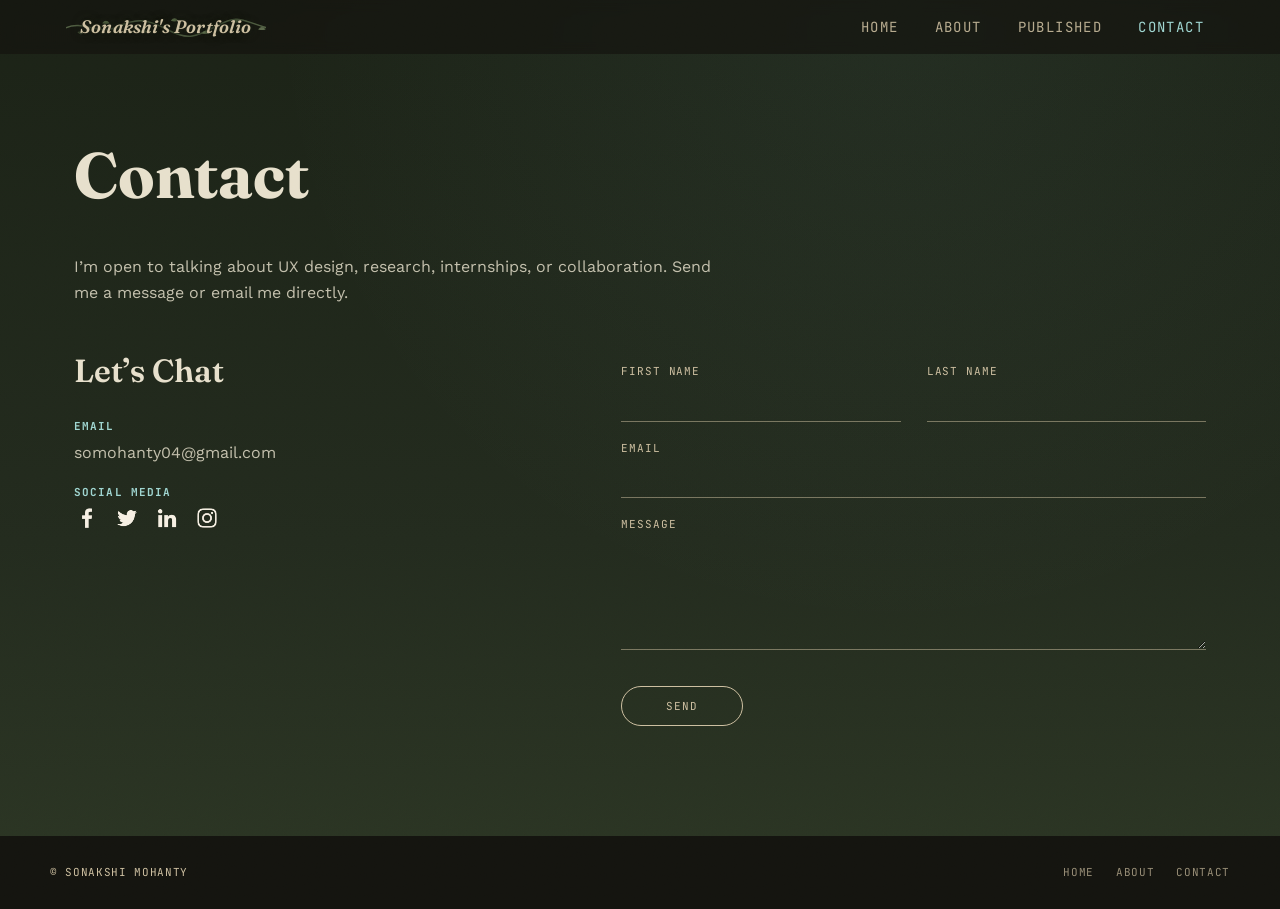
<file: contact.html>
<!DOCTYPE html>
<html lang="en">
<head>
  <meta charset="UTF-8" />
  <meta name="viewport" content="width=device-width, initial-scale=1.0" />
  <title>CONTACT | Sonakshi's Portfolio</title>
  <link rel="icon" href="assets/favicon.svg" type="image/svg+xml" />
  <link href="https://fonts.googleapis.com/css2?family=Fraunces:opsz,wght@9..144,400;9..144,600;9..144,700&family=JetBrains+Mono:wght@400;500;700&family=Work+Sans:wght@400;500&display=swap" rel="stylesheet" />
  <link rel="stylesheet" href="css/style.css" />
</head>
<body>
  <header class="site-header">
    <div class="inner">
      <a class="logo" href="index.html">
        <span class="logo-vine-wrap">
          <svg class="logo-vine" viewBox="0 0 320 40" xmlns="http://www.w3.org/2000/svg" aria-hidden="true">
            <path d="M-2,22 C28,8 52,34 82,20 S128,6 162,24 S208,36 242,18 S278,8 324,22" fill="none" stroke="#4c5a3f" stroke-width="2.4" stroke-linecap="round"/>
            <path d="M-2,22 C28,8 52,34 82,20 S128,6 162,24 S208,36 242,18 S278,8 324,22" fill="none" stroke="#6f7f5c" stroke-width="1" stroke-linecap="round" opacity="0.55"/>
            <path d="M18,28 Q24,36 30,28 Q24,26 18,28" fill="#4c5a3f" opacity="0.8"/>
            <path d="M58,14 Q64,6 70,14 Q64,16 58,14" fill="#5a6b48"/>
            <path d="M118,28 Q124,20 130,28 Q124,30 118,28" fill="#6f7f5c"/>
            <path d="M168,10 Q174,2 180,10 Q174,12 168,10" fill="#5a6b48"/>
            <path d="M218,30 Q224,22 230,30 Q224,32 218,30" fill="#7a8f64"/>
            <path d="M268,12 Q274,4 280,12 Q274,14 268,12" fill="#5a6b48"/>
            <path d="M308,24 Q314,16 320,24 Q314,26 308,24" fill="#6f7f5c" opacity="0.85"/>
          </svg>
          <span class="logo-text">Sonakshi's Portfolio</span>
        </span>
      </a>
      <button class="nav-toggle" aria-label="Toggle navigation">&#9776;</button>
      <nav class="site-nav">
        <ul>
          <li><a href="index.html">HOME</a></li>
          <li><a href="about.html">ABOUT</a></li>
          <li><a href="published.html">PUBLISHED</a></li>
          <li><a class="active" href="contact.html">CONTACT</a></li>
        </ul>
      </nav>
    </div>
  </header>

  <main class="page">
    <h1 class="page-title">Contact</h1>
    <p style="max-width:640px;">I&rsquo;m open to talking about UX design, research, internships, or collaboration. Send me a message or email me directly.</p>

    <div class="contact-grid">
      <div class="contact-info">
        <h2>Let&rsquo;s Chat</h2>
        <div class="row">
          <h4>Email</h4>
          <p><a href="mailto:somohanty04@gmail.com">somohanty04@gmail.com</a></p>
        </div>
        <div class="row">
          <h4>Social Media</h4>
          <p style="display:flex;gap:14px;">
            <a href="#"><img src="assets/0fdef751204647a3bbd7eaa2827ed4f9.png" alt="Facebook" width="26" /></a>
            <a href="#"><img src="assets/c7d035ba85f6486680c2facedecdcf4d.png" alt="Twitter" width="26" /></a>
            <a href="#"><img src="assets/6ea5b4a88f0b4f91945b40499aa0af00.png" alt="LinkedIn" width="26" /></a>
            <a href="#"><img src="assets/01c3aff52f2a4dffa526d7a9843d46ea.png" alt="Instagram" width="26" /></a>
          </p>
        </div>
      </div>

      <form class="contact-form">
        <div class="two-col">
          <div>
            <label for="first-name">First Name</label>
            <input id="first-name" type="text" required />
          </div>
          <div>
            <label for="last-name">Last Name</label>
            <input id="last-name" type="text" required />
          </div>
        </div>
        <label for="email">Email</label>
        <input id="email" type="email" required />
        <label for="message">Message</label>
        <textarea id="message"></textarea>
        <button type="submit">Send</button>
        <p class="form-note">Thanks for submitting!</p>
      </form>
    </div>
  </main>

  <footer class="site-footer">
    <div class="inner">
      <span>&copy; Sonakshi Mohanty</span>
      <nav>
        <a href="index.html">Home</a>
        <a href="about.html">About</a>
        <a href="contact.html">Contact</a>
      </nav>
    </div>
  </footer>

  <script src="js/main.js"></script>
</body>
</html>
</file>
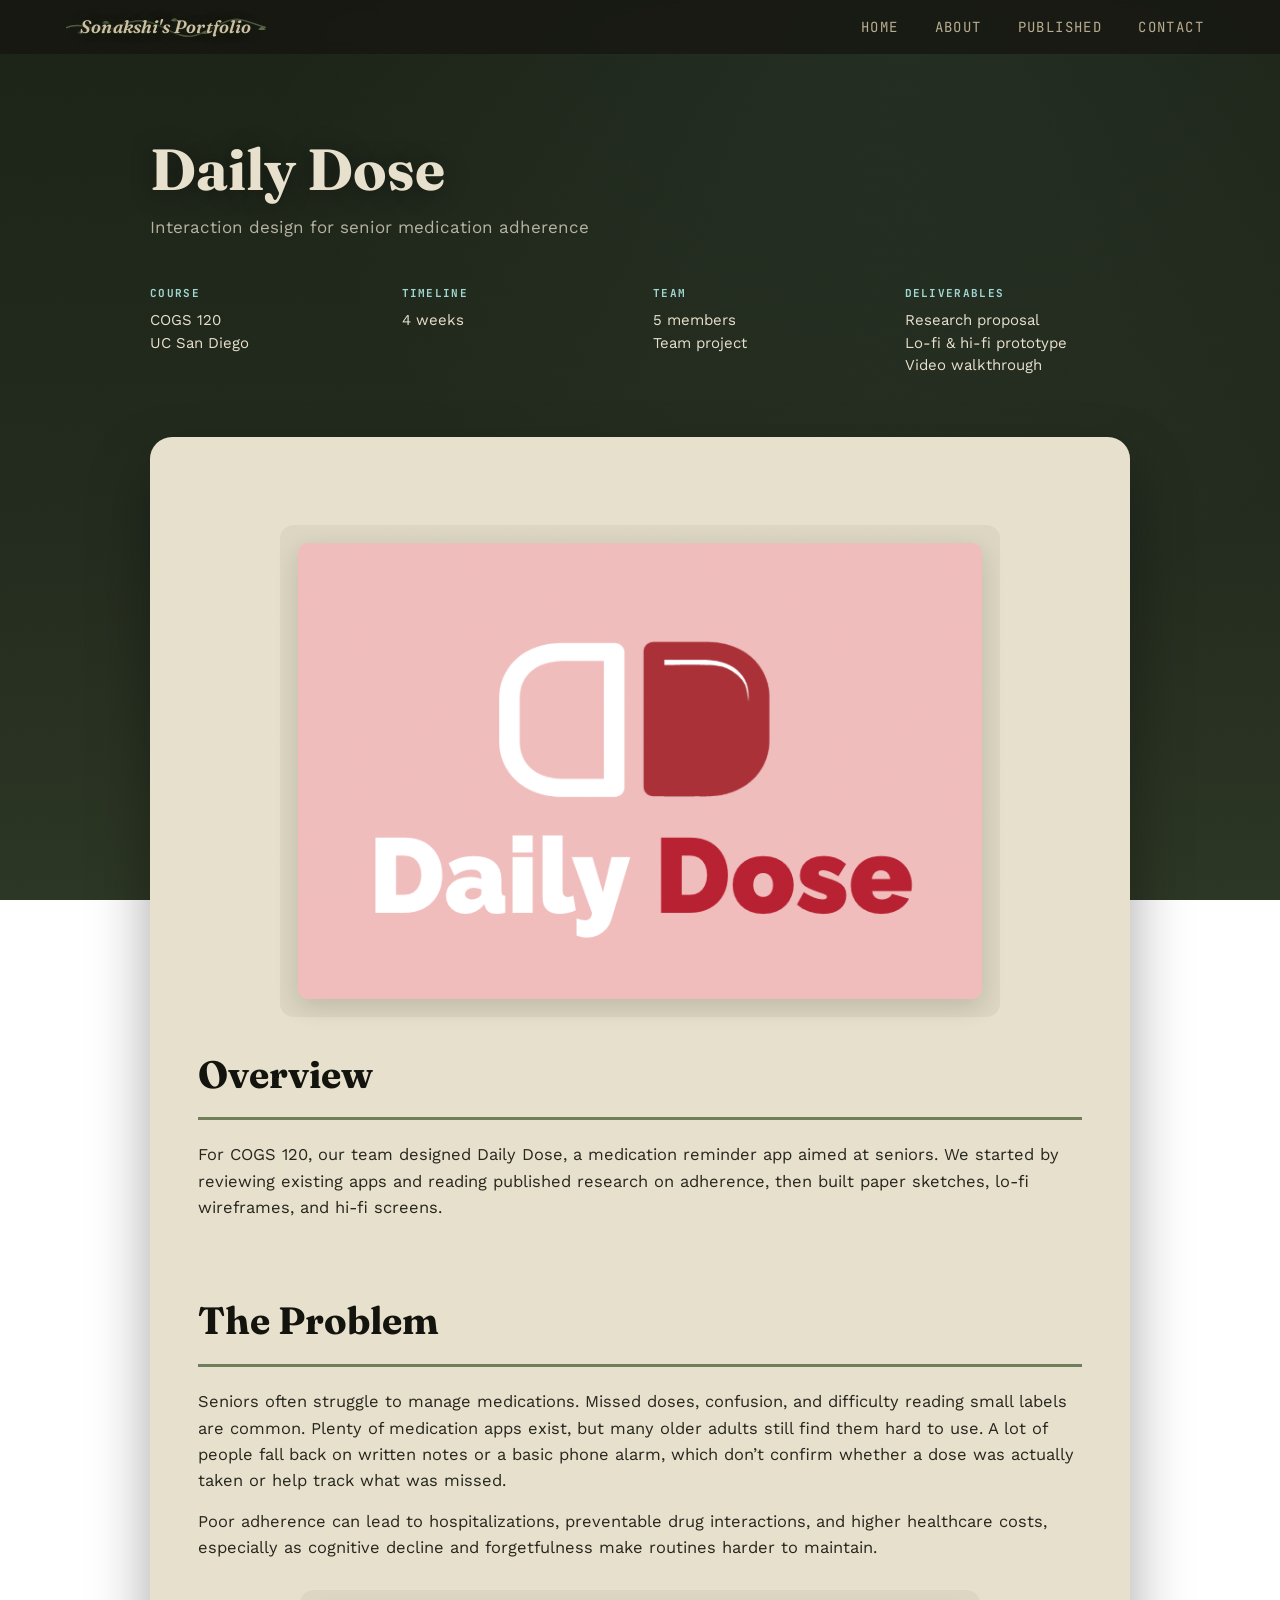
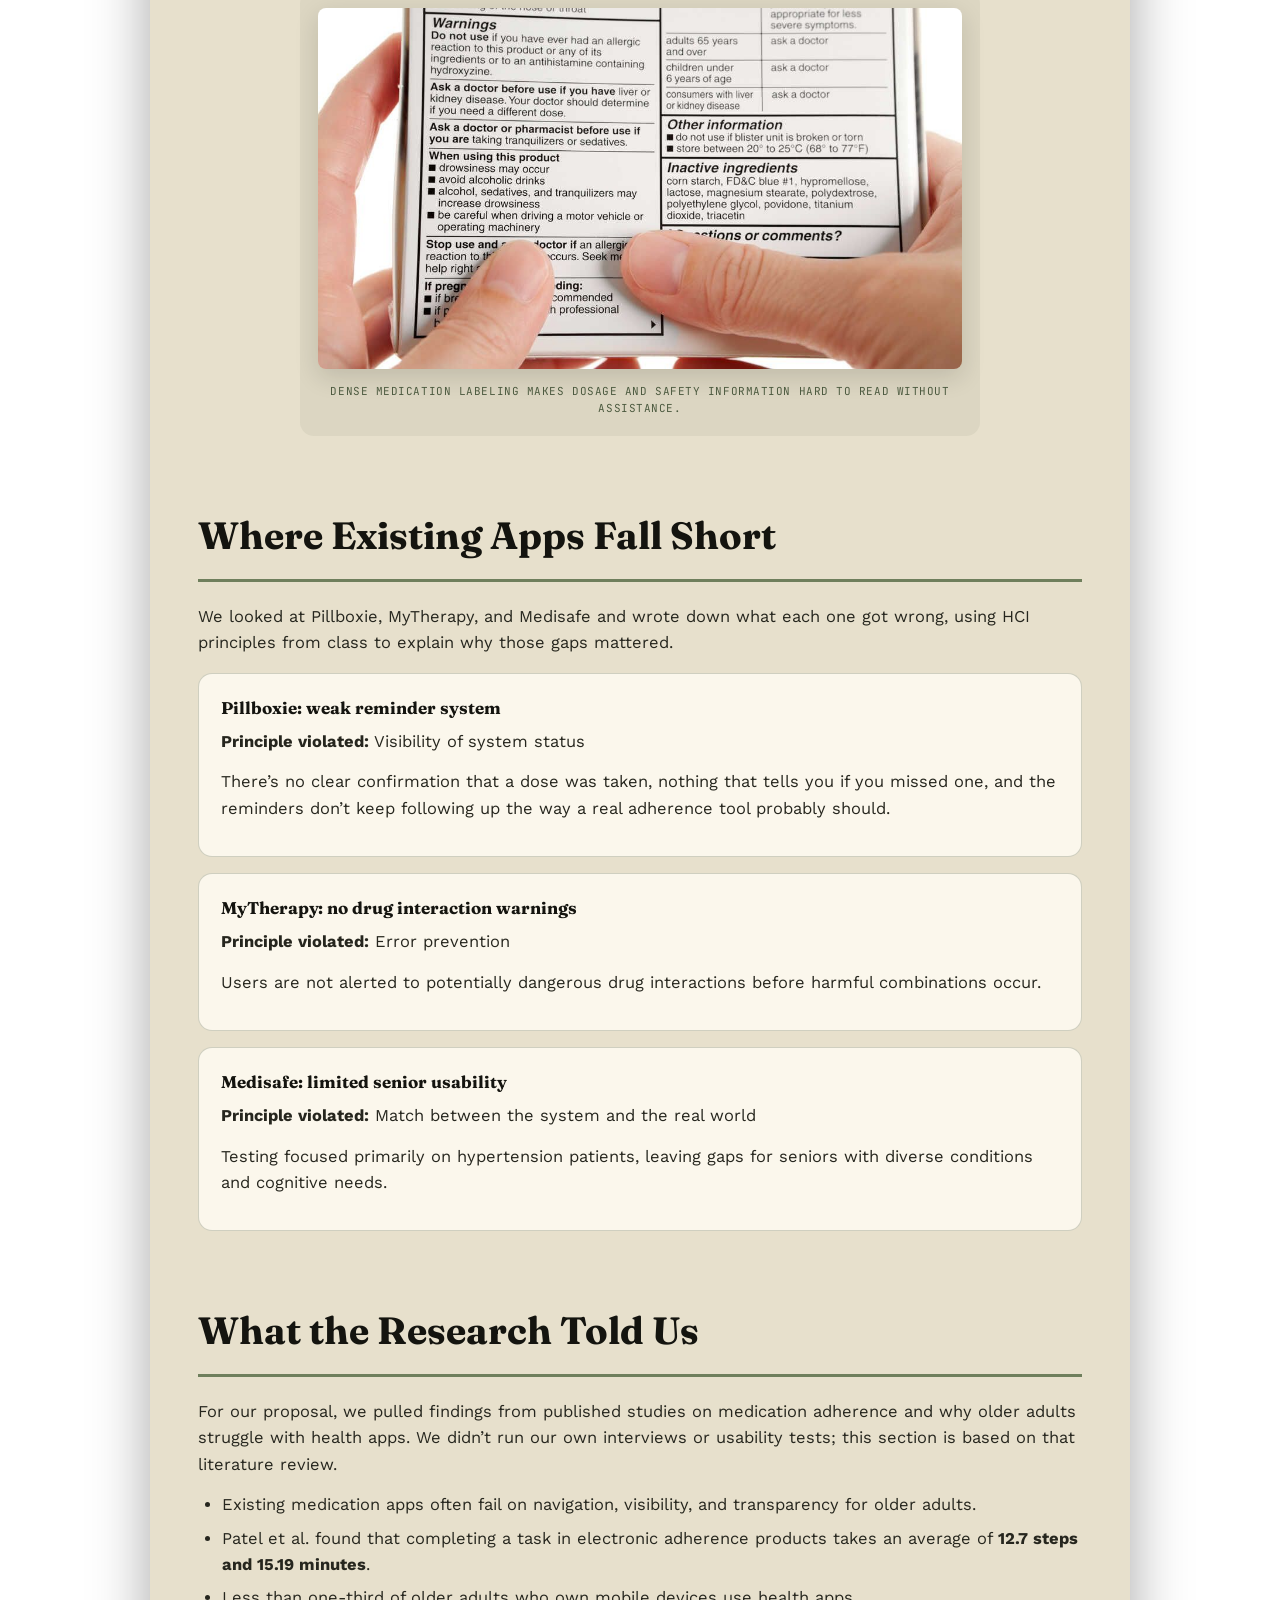
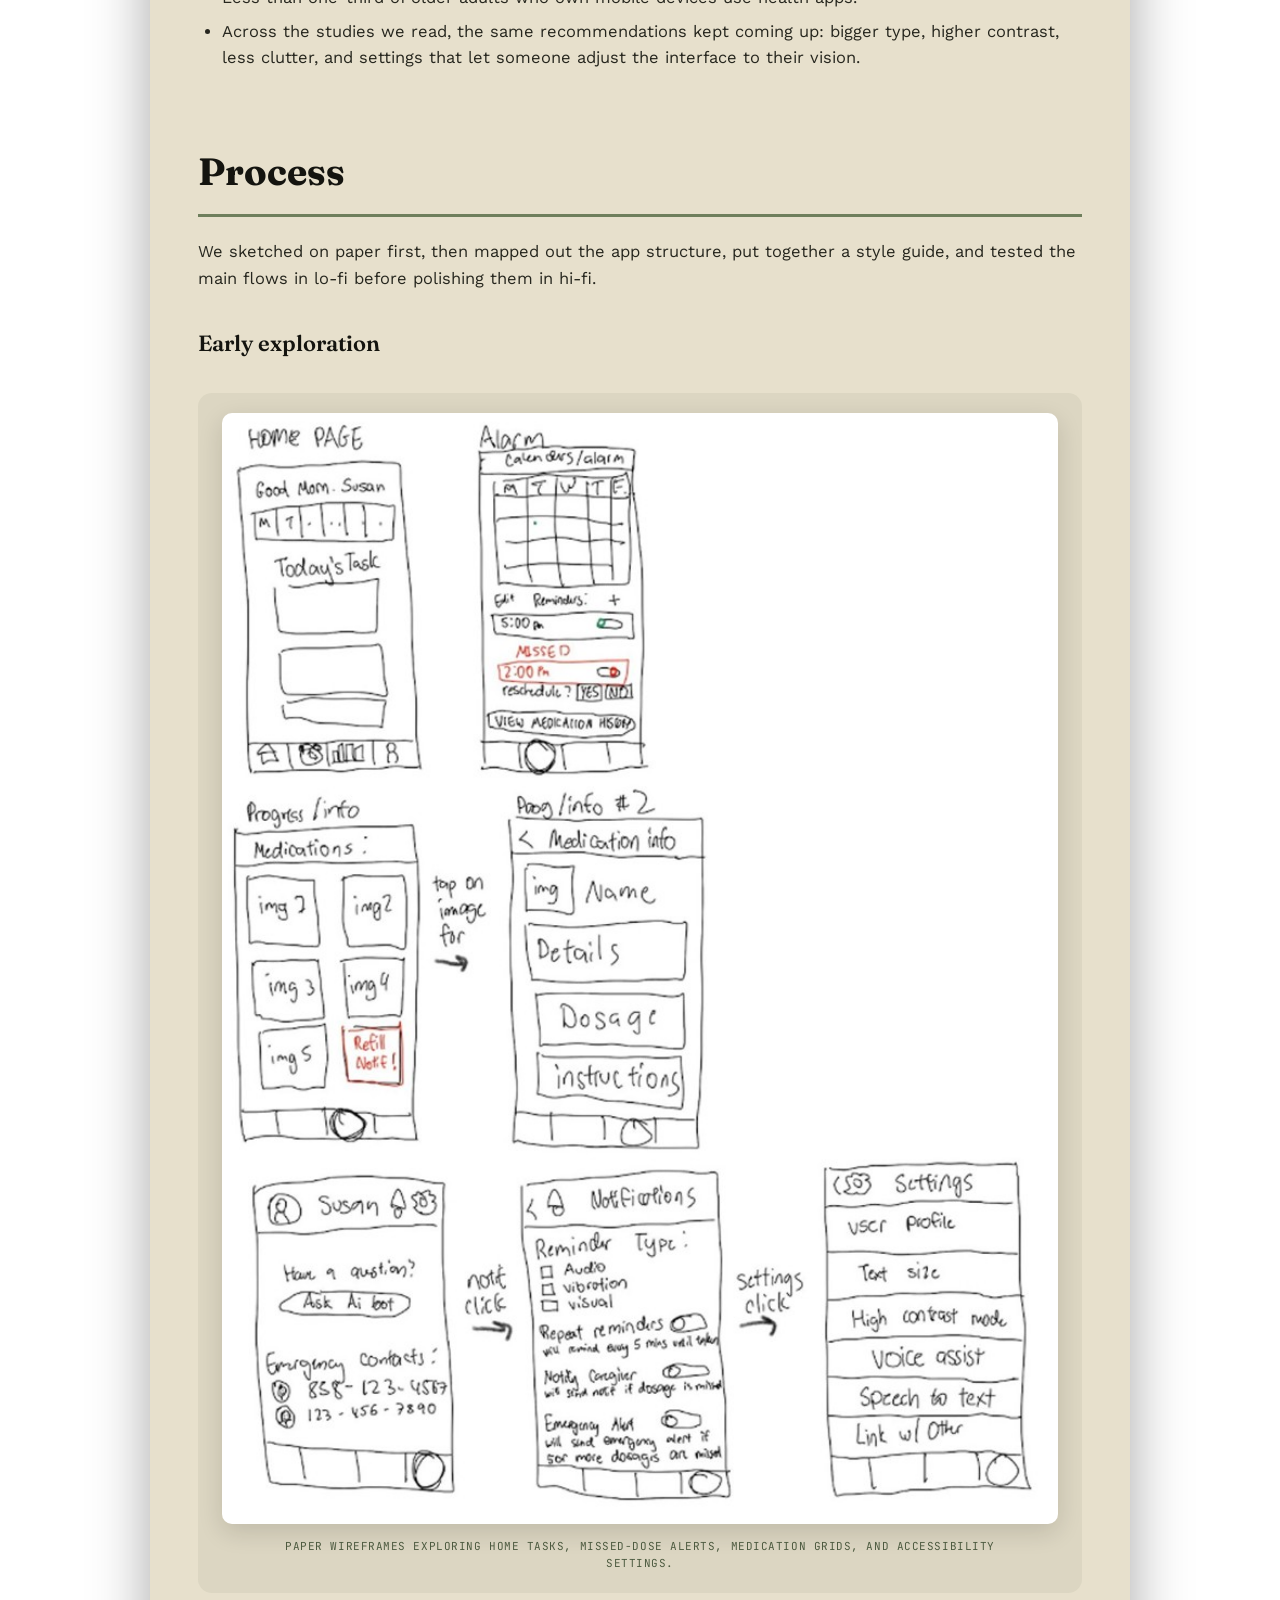
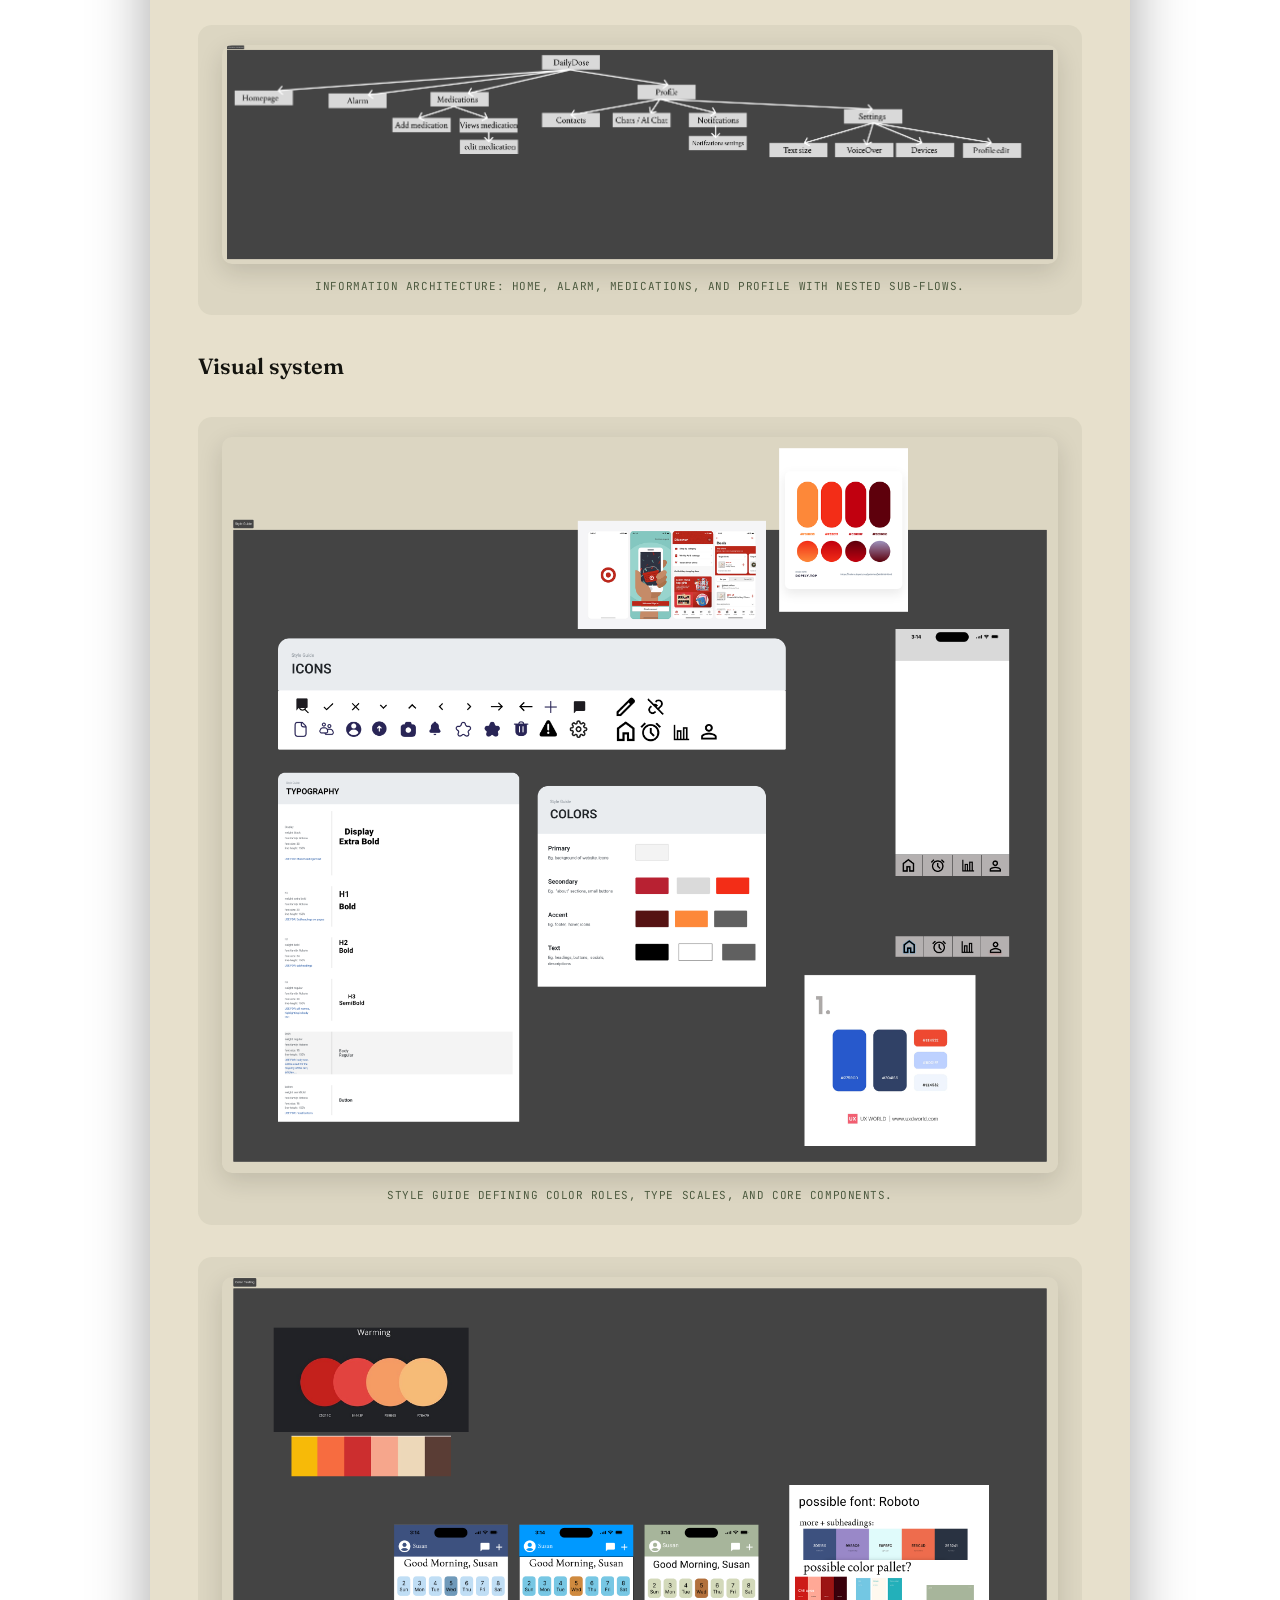
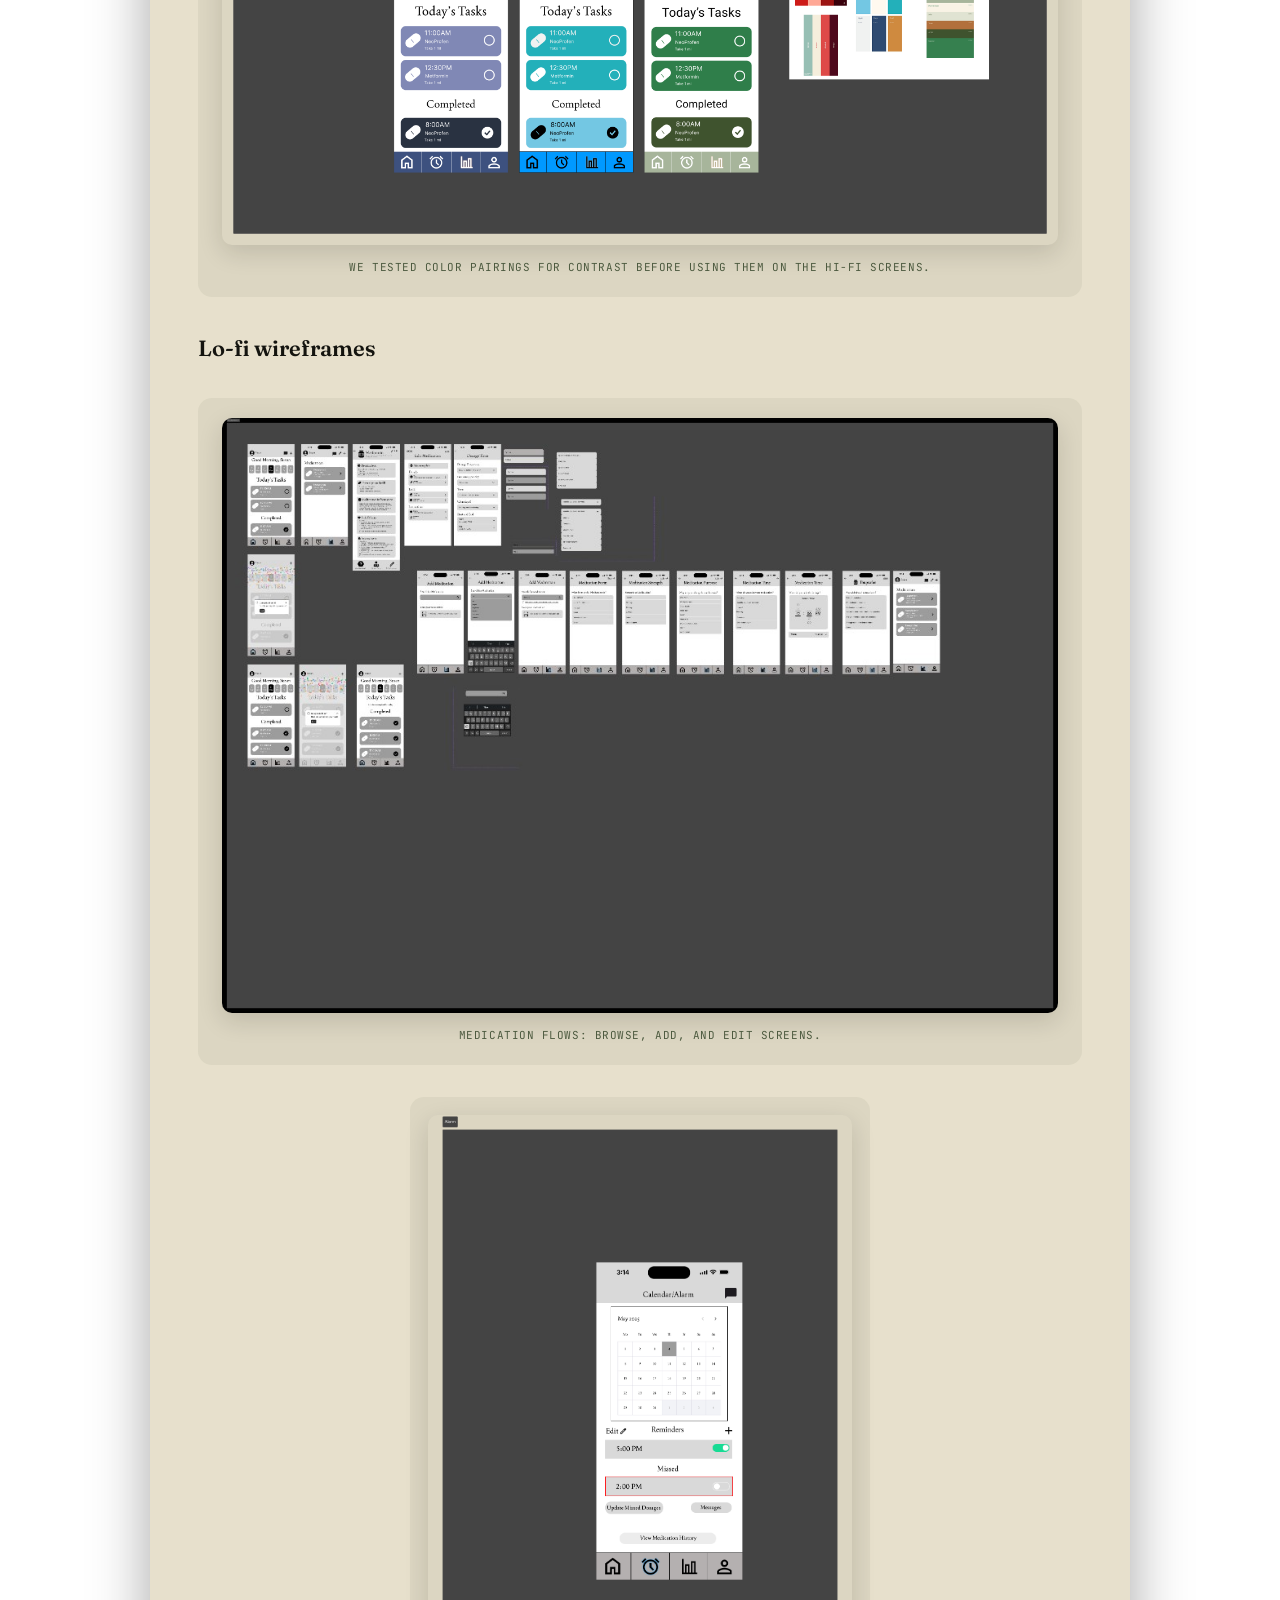
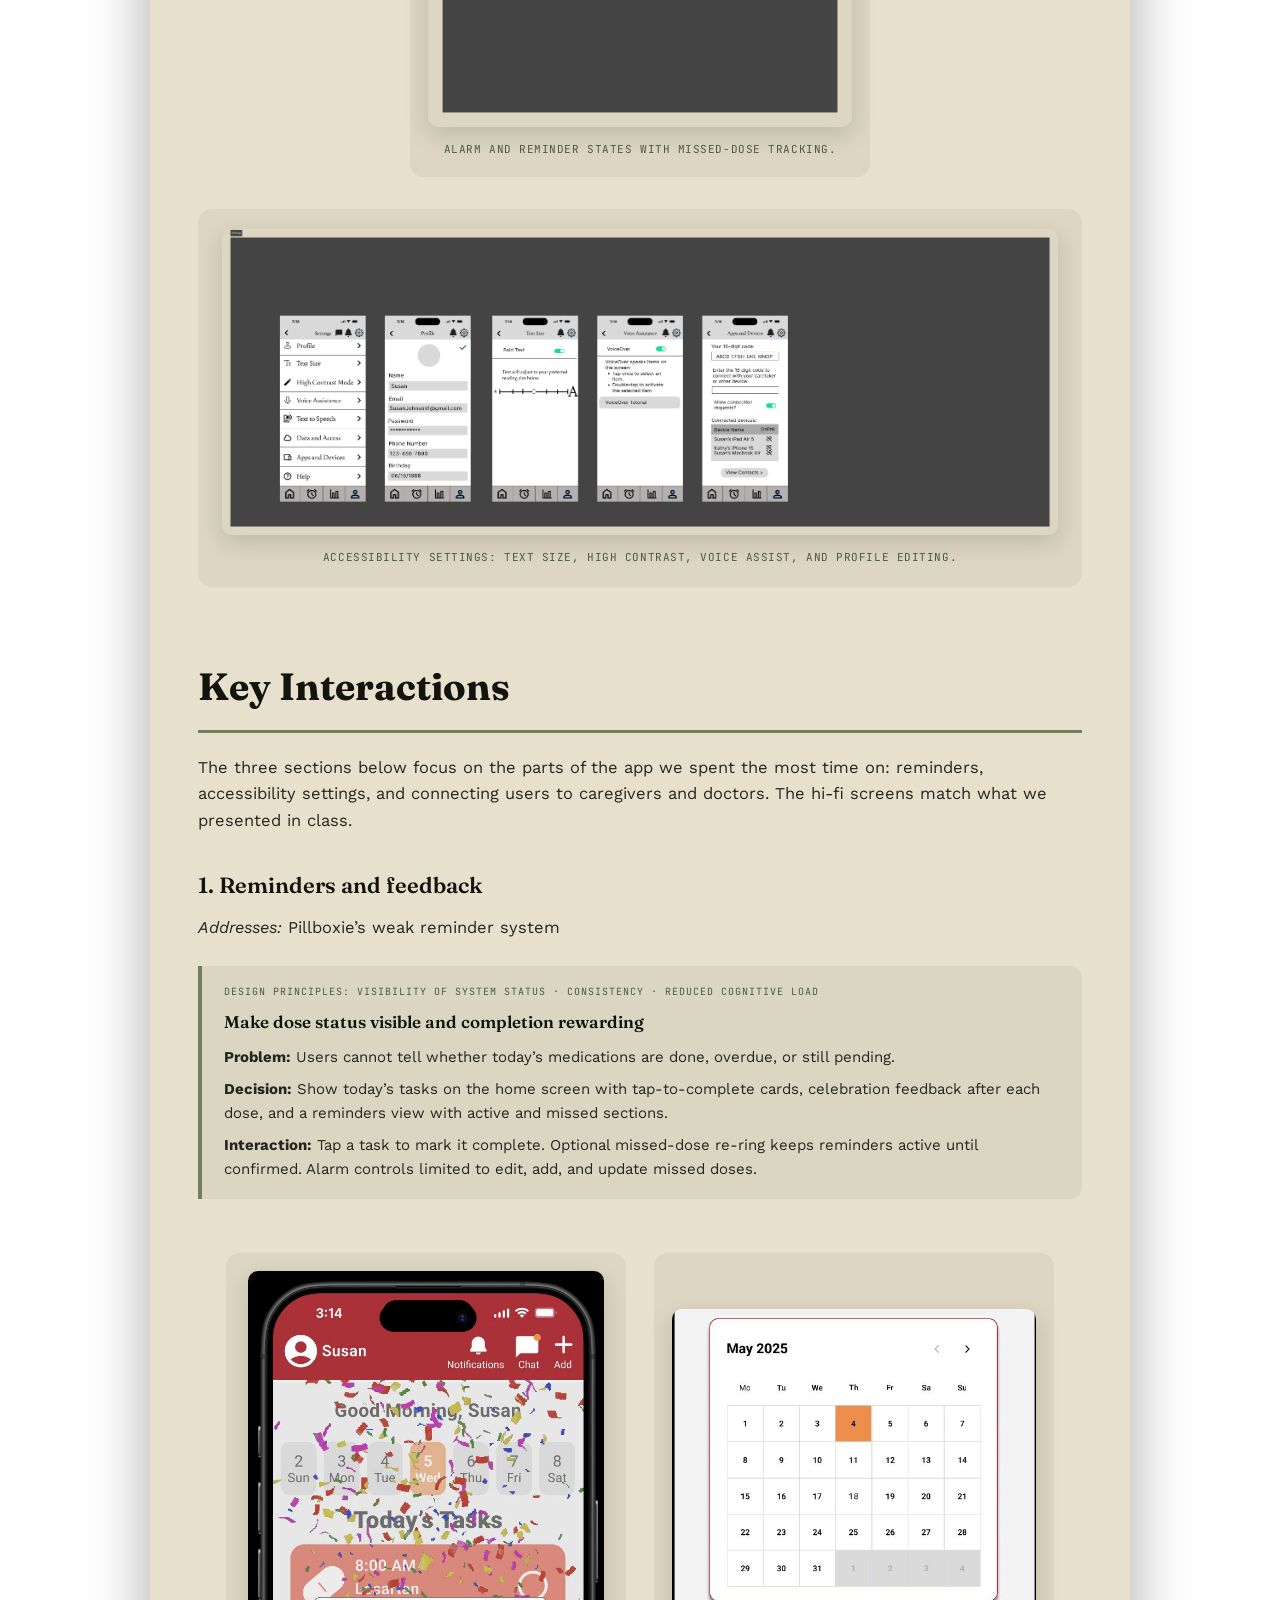
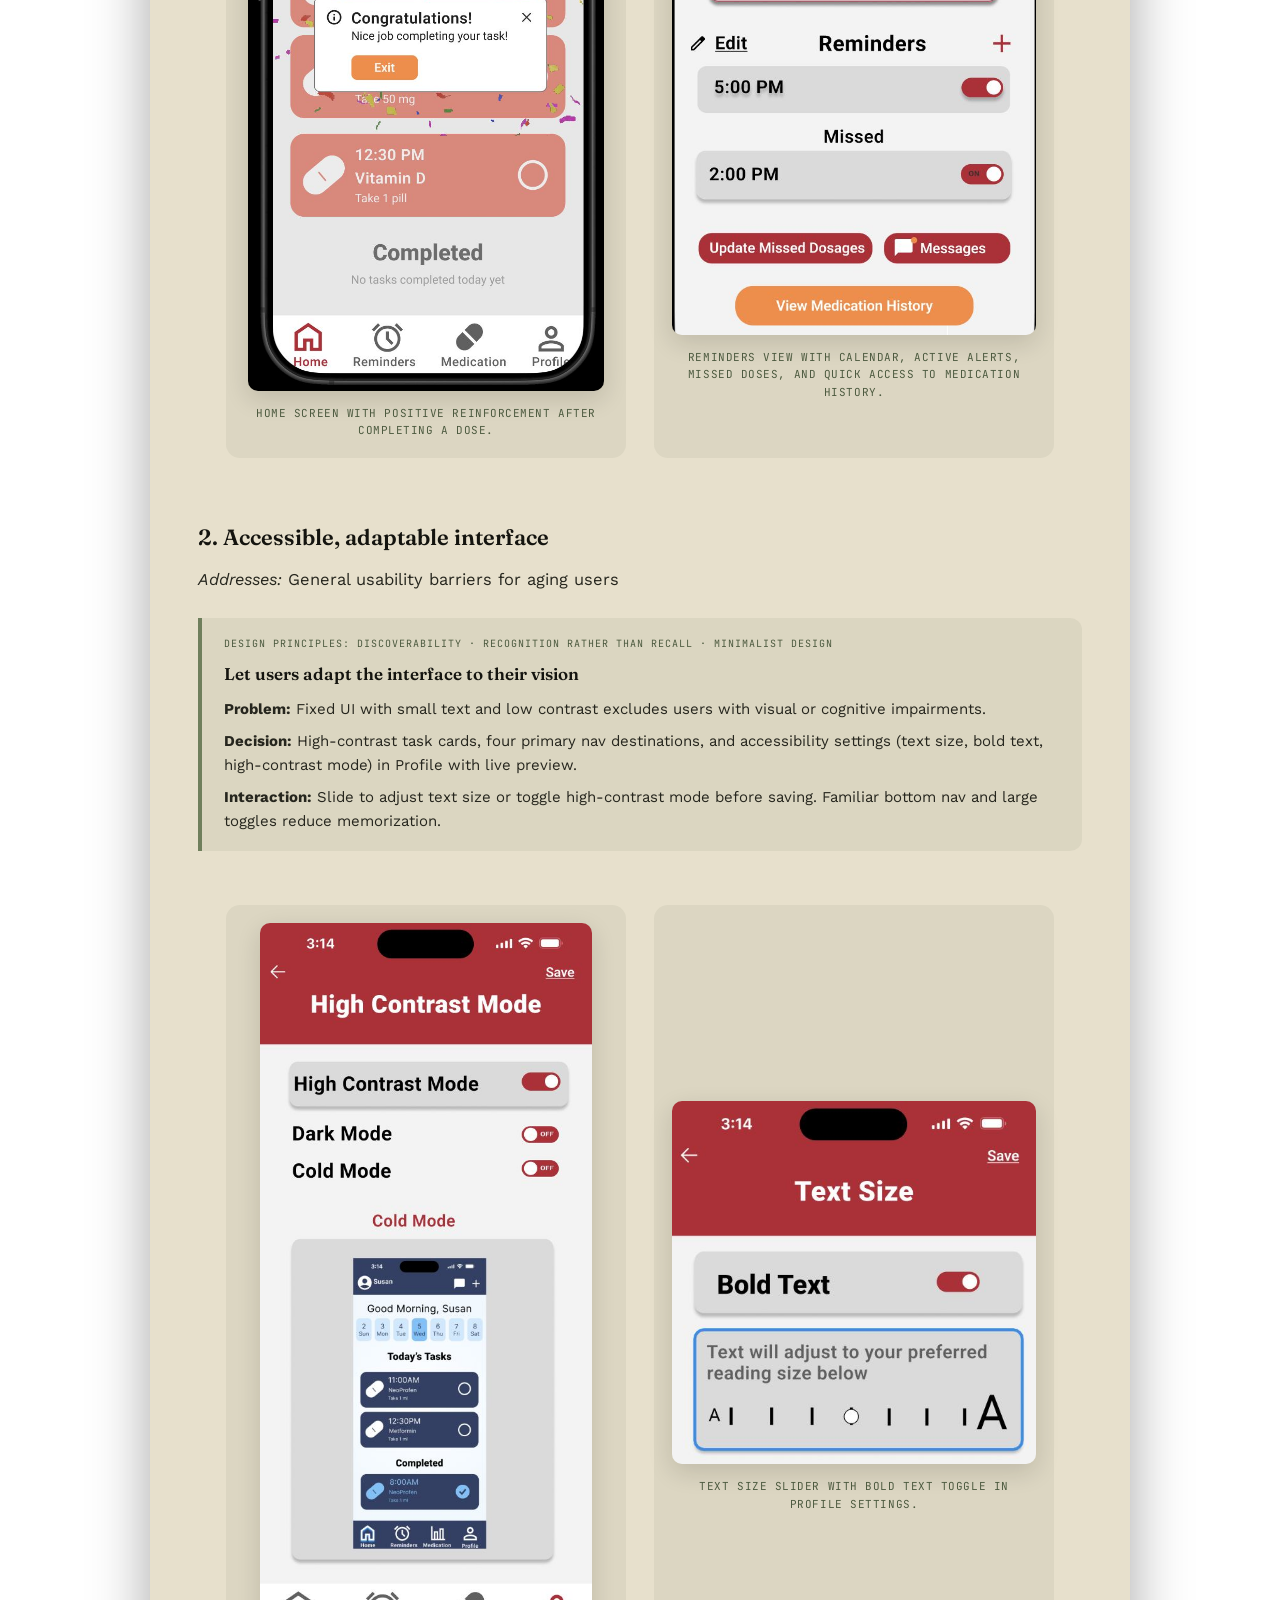
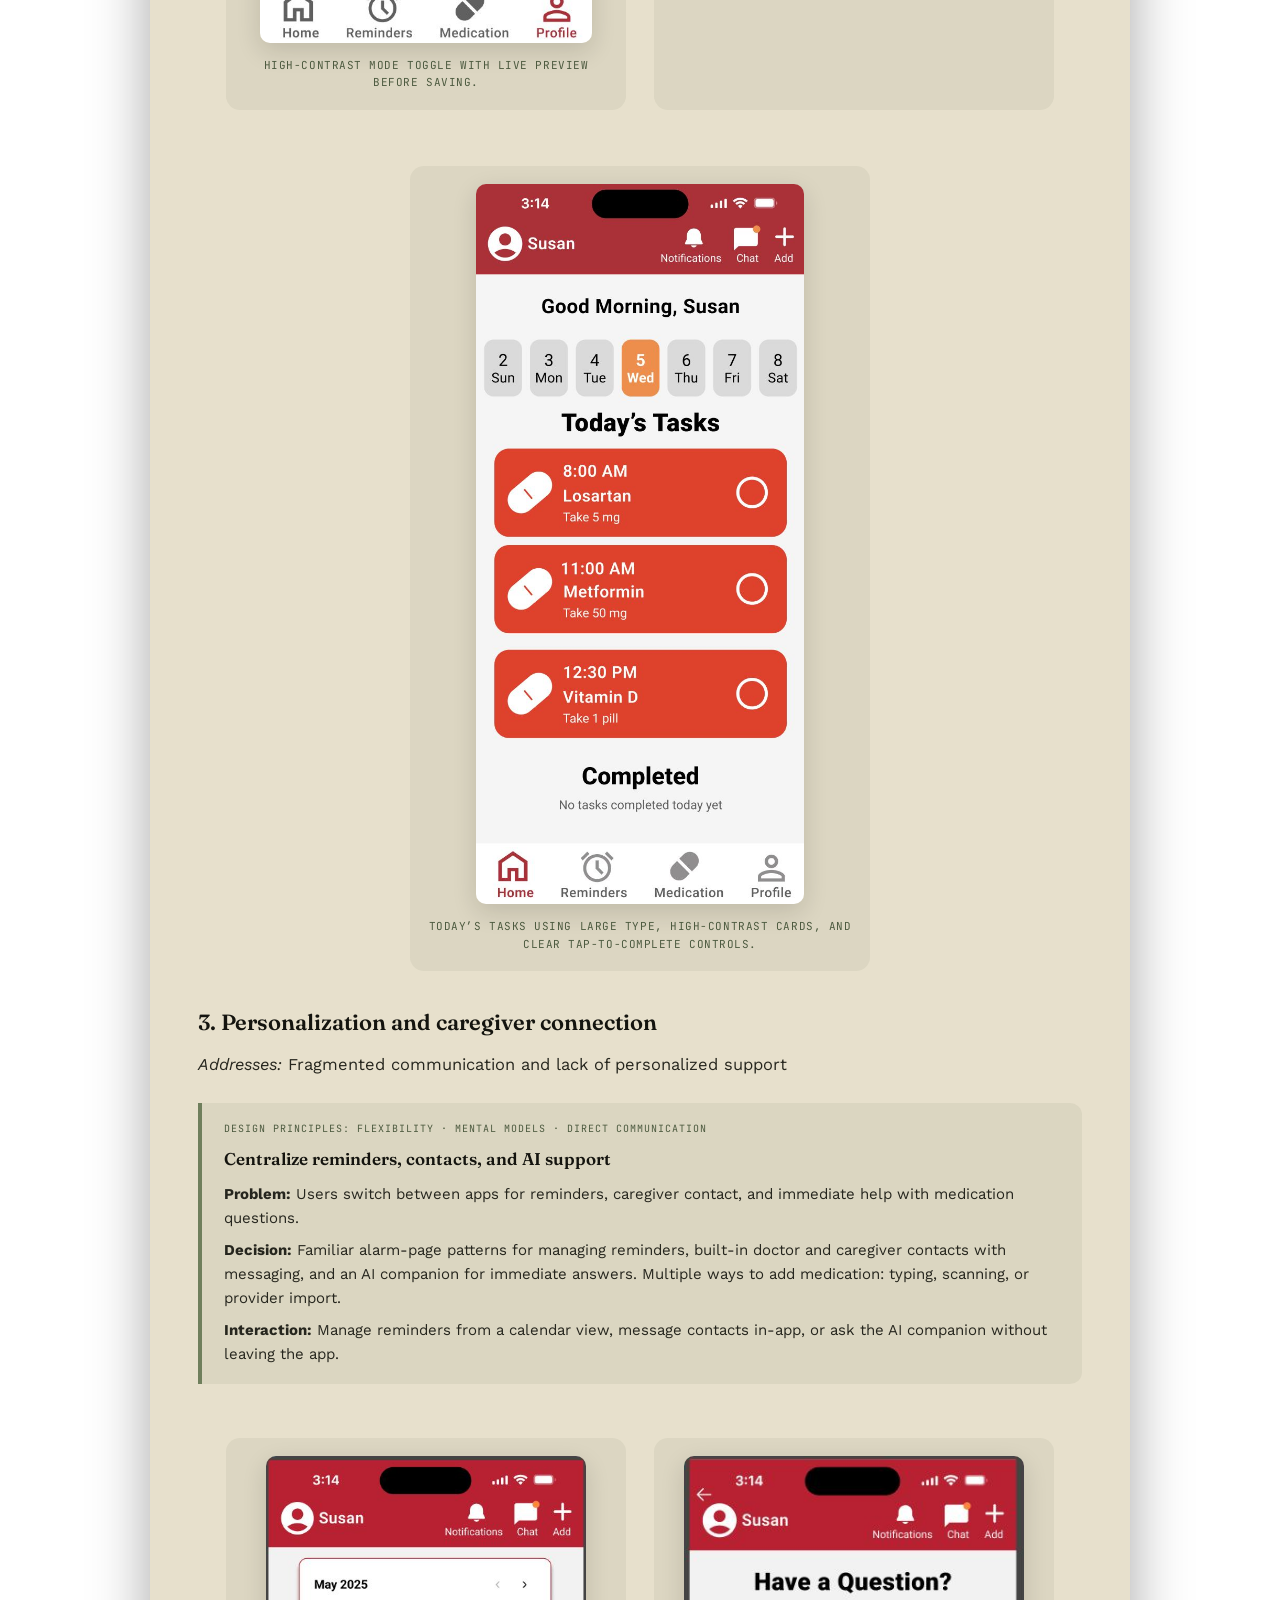
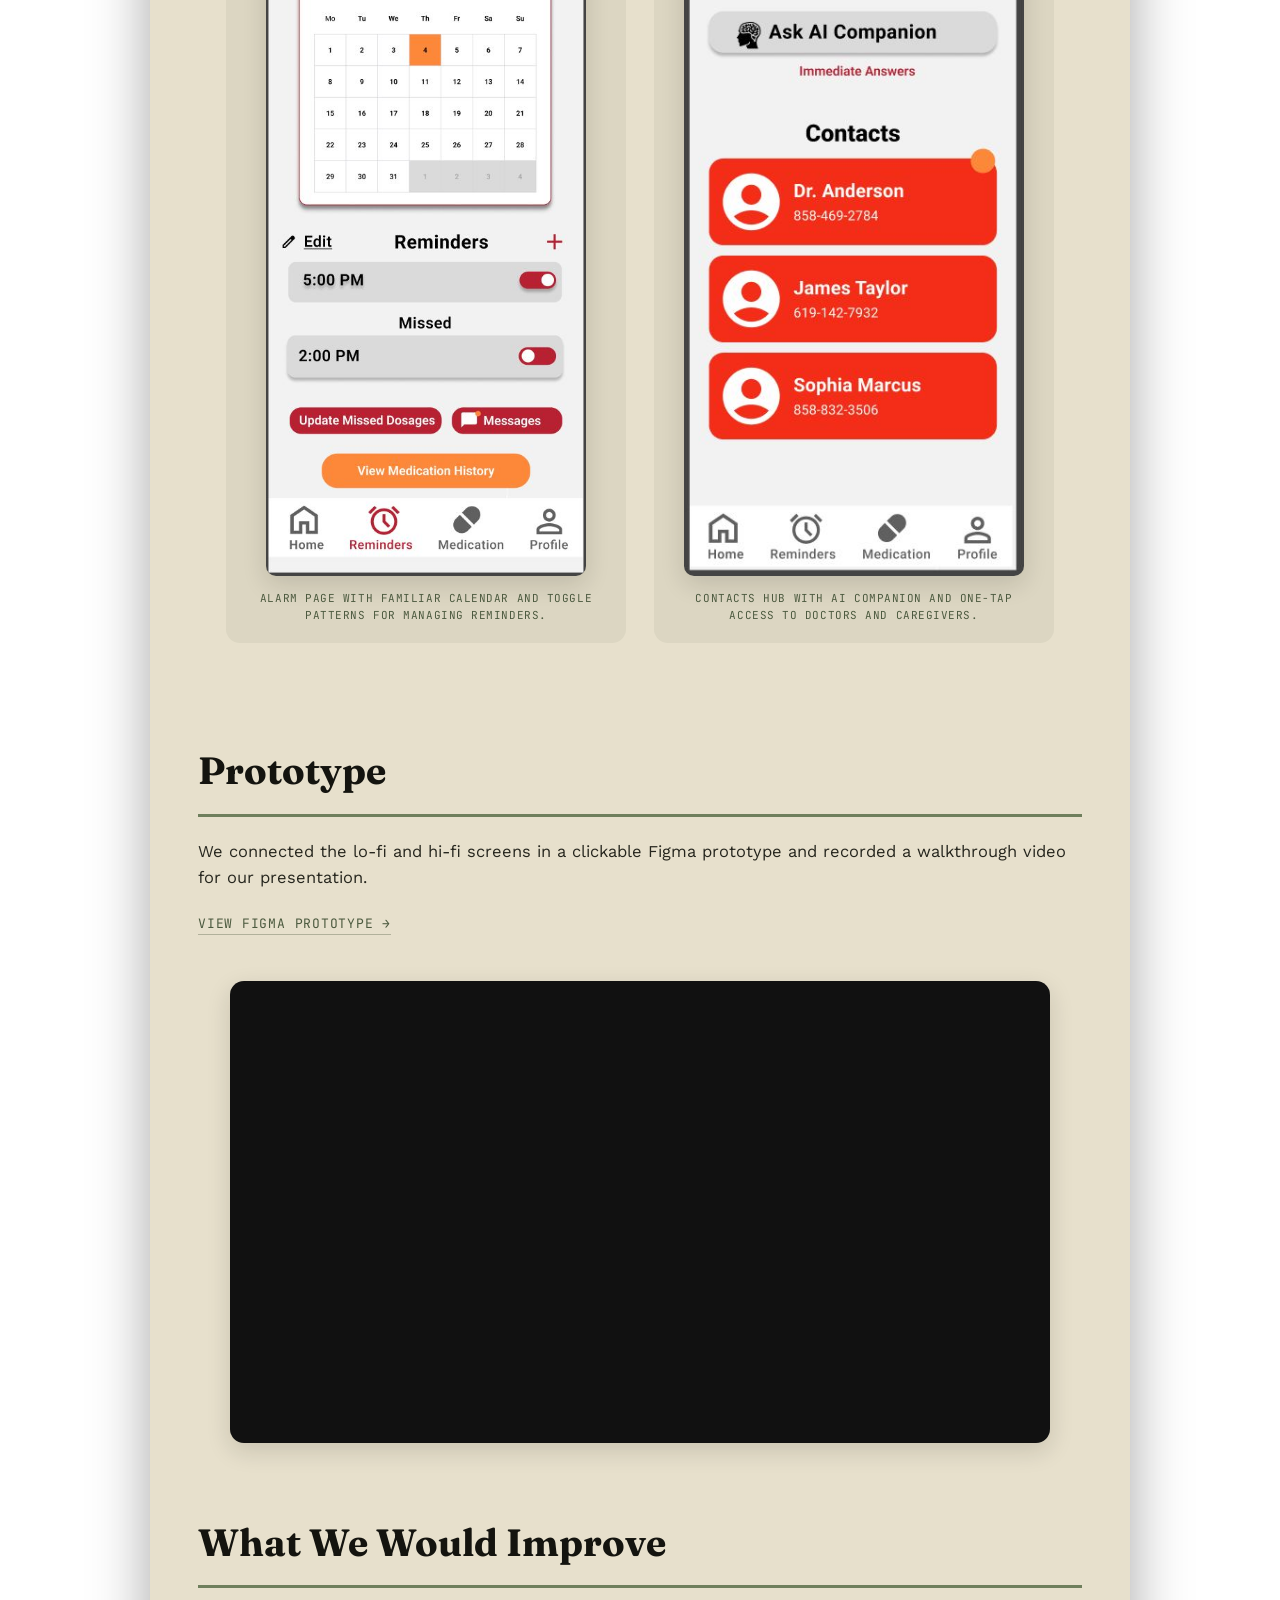
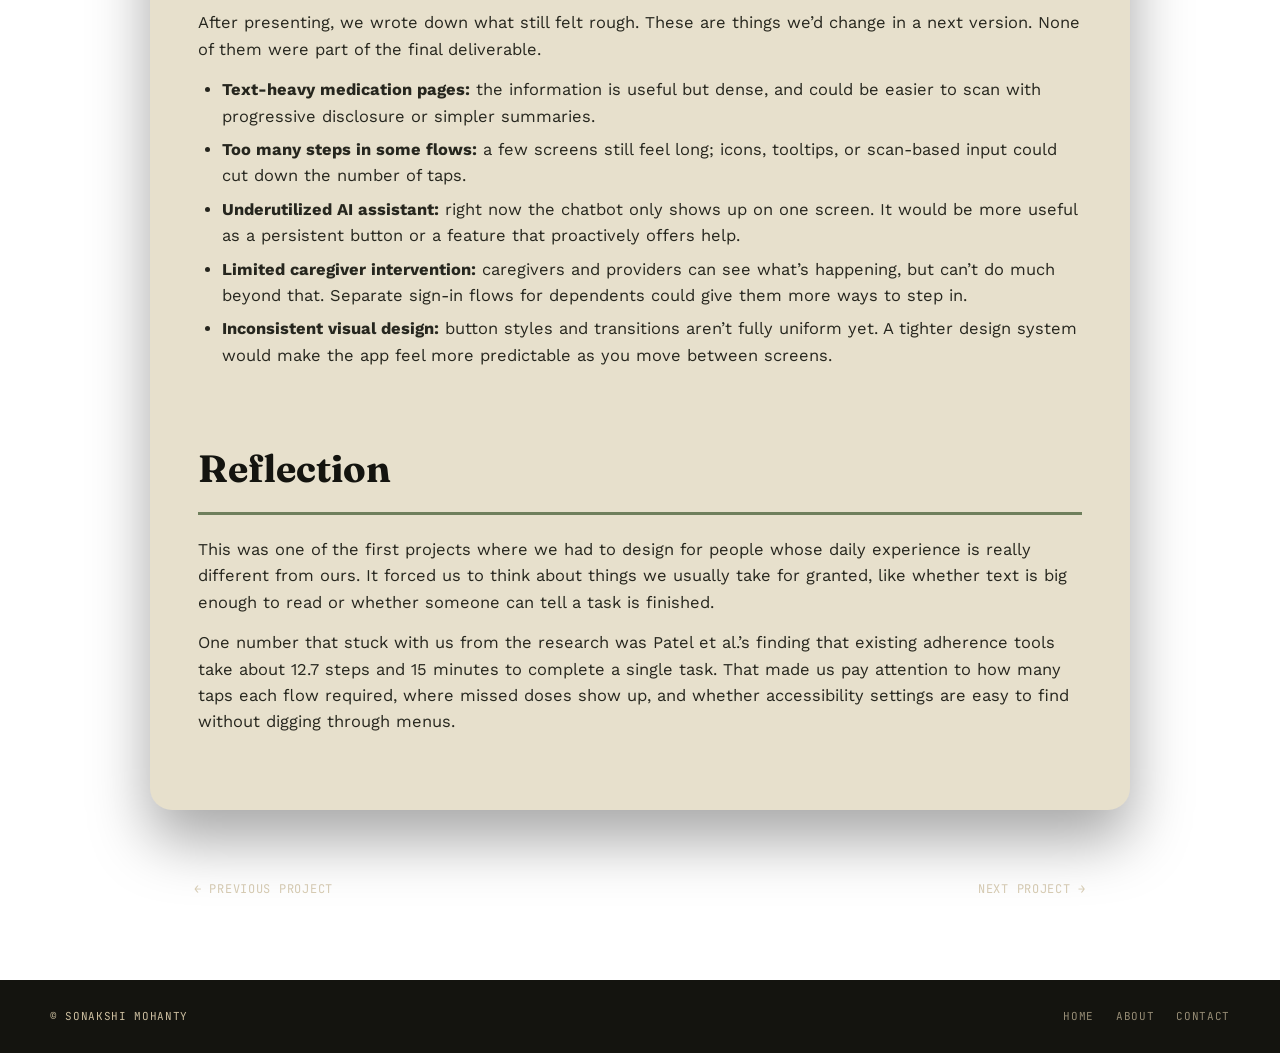
<file: daily-dose.html>
<!DOCTYPE html>
<html lang="en">
<head>
  <meta charset="UTF-8" />
  <meta name="viewport" content="width=device-width, initial-scale=1.0" />
  <title>Daily Dose | Sonakshi's Portfolio</title>
  <link rel="icon" href="assets/favicon.svg" type="image/svg+xml" />
  <link href="https://fonts.googleapis.com/css2?family=Fraunces:opsz,wght@9..144,400;9..144,600;9..144,700&family=JetBrains+Mono:wght@400;500;700&family=Work+Sans:wght@400;500&display=swap" rel="stylesheet" />
  <link rel="stylesheet" href="css/style.css" />
</head>
<body class="case-page beli-case">
  <header class="site-header">
    <div class="inner">
      <a class="logo" href="index.html">
        <span class="logo-vine-wrap">
          <svg class="logo-vine" viewBox="0 0 320 40" xmlns="http://www.w3.org/2000/svg" aria-hidden="true">
            <path d="M-2,22 C28,8 52,34 82,20 S128,6 162,24 S208,36 242,18 S278,8 324,22" fill="none" stroke="#4c5a3f" stroke-width="2.4" stroke-linecap="round"/>
            <path d="M-2,22 C28,8 52,34 82,20 S128,6 162,24 S208,36 242,18 S278,8 324,22" fill="none" stroke="#6f7f5c" stroke-width="1" stroke-linecap="round" opacity="0.55"/>
            <path d="M18,28 Q24,36 30,28 Q24,26 18,28" fill="#4c5a3f" opacity="0.8"/>
            <path d="M58,14 Q64,6 70,14 Q64,16 58,14" fill="#5a6b48"/>
            <path d="M118,28 Q124,20 130,28 Q124,30 118,28" fill="#6f7f5c"/>
            <path d="M168,10 Q174,2 180,10 Q174,12 168,10" fill="#5a6b48"/>
            <path d="M218,30 Q224,22 230,30 Q224,32 218,30" fill="#7a8f64"/>
            <path d="M268,12 Q274,4 280,12 Q274,14 268,12" fill="#5a6b48"/>
            <path d="M308,24 Q314,16 320,24 Q314,26 308,24" fill="#6f7f5c" opacity="0.85"/>
          </svg>
          <span class="logo-text">Sonakshi's Portfolio</span>
        </span>
      </a>
      <button class="nav-toggle" aria-label="Toggle navigation">&#9776;</button>
      <nav class="site-nav">
        <ul>
          <li><a href="index.html">HOME</a></li>
          <li><a href="about.html">ABOUT</a></li>
          <li><a href="published.html">PUBLISHED</a></li>
          <li><a href="contact.html">CONTACT</a></li>
        </ul>
      </nav>
    </div>
  </header>

  <main>
    <div class="case-hero">
      <div class="inner">
        <h1>Daily Dose</h1>
        <p class="subtitle">Interaction design for senior medication adherence</p>
        <div class="case-meta">
          <div class="item"><h4>Course</h4><p>COGS 120<br />UC San Diego</p></div>
          <div class="item"><h4>Timeline</h4><p>4 weeks</p></div>
          <div class="item"><h4>Team</h4><p>5 members<br />Team project</p></div>
          <div class="item"><h4>Deliverables</h4><p>Research proposal<br />Lo-fi &amp; hi-fi prototype<br />Video walkthrough</p></div>
        </div>
      </div>
    </div>

    <div class="case-body">
      <figure class="figure-cover">
        <img src="assets/daily-dose/daily-dose-logo.png" alt="Daily Dose logo with pill icon on dusty rose background" />
      </figure>

      <section>
        <h2>Overview</h2>
        <p>For COGS 120, our team designed Daily Dose, a medication reminder app aimed at seniors. We started by reviewing existing apps and reading published research on adherence, then built paper sketches, lo-fi wireframes, and hi-fi screens.</p>
      </section>

      <section>
        <h2>The Problem</h2>
        <p>Seniors often struggle to manage medications. Missed doses, confusion, and difficulty reading small labels are common. Plenty of medication apps exist, but many older adults still find them hard to use. A lot of people fall back on written notes or a basic phone alarm, which don&rsquo;t confirm whether a dose was actually taken or help track what was missed.</p>
        <p>Poor adherence can lead to hospitalizations, preventable drug interactions, and higher healthcare costs, especially as cognitive decline and forgetfulness make routines harder to maintain.</p>
        <figure class="figure-photo">
          <img src="assets/daily-dose/figures/pres-p2-img2.jpeg" alt="Hands holding a medication container with dense, small-print drug facts labeling" />
          <figcaption>Dense medication labeling makes dosage and safety information hard to read without assistance.</figcaption>
        </figure>
      </section>

      <section>
        <h2>Where Existing Apps Fall Short</h2>
        <p>We looked at Pillboxie, MyTherapy, and Medisafe and wrote down what each one got wrong, using HCI principles from class to explain why those gaps mattered.</p>

        <div class="interview-card">
          <h4>Pillboxie: weak reminder system</h4>
          <p><strong>Principle violated:</strong> Visibility of system status</p>
          <p>There&rsquo;s no clear confirmation that a dose was taken, nothing that tells you if you missed one, and the reminders don&rsquo;t keep following up the way a real adherence tool probably should.</p>
        </div>
        <div class="interview-card">
          <h4>MyTherapy: no drug interaction warnings</h4>
          <p><strong>Principle violated:</strong> Error prevention</p>
          <p>Users are not alerted to potentially dangerous drug interactions before harmful combinations occur.</p>
        </div>
        <div class="interview-card">
          <h4>Medisafe: limited senior usability</h4>
          <p><strong>Principle violated:</strong> Match between the system and the real world</p>
          <p>Testing focused primarily on hypertension patients, leaving gaps for seniors with diverse conditions and cognitive needs.</p>
        </div>
      </section>

      <section>
        <h2>What the Research Told Us</h2>
        <p>For our proposal, we pulled findings from published studies on medication adherence and why older adults struggle with health apps. We didn&rsquo;t run our own interviews or usability tests; this section is based on that literature review.</p>
        <ul>
          <li>Existing medication apps often fail on navigation, visibility, and transparency for older adults.</li>
          <li>Patel et al. found that completing a task in electronic adherence products takes an average of <strong>12.7 steps and 15.19 minutes</strong>.</li>
          <li>Less than one-third of older adults who own mobile devices use health apps.</li>
          <li>Across the studies we read, the same recommendations kept coming up: bigger type, higher contrast, less clutter, and settings that let someone adjust the interface to their vision.</li>
        </ul>
      </section>

      <section>
        <h2>Process</h2>
        <p>We sketched on paper first, then mapped out the app structure, put together a style guide, and tested the main flows in lo-fi before polishing them in hi-fi.</p>

        <h3>Early exploration</h3>
        <figure class="figure-wide">
          <img src="assets/daily-dose/lofi/paper-wireframes.png" alt="Hand-drawn paper wireframes for home, calendar, medications, profile, notifications, and settings" />
          <figcaption>Paper wireframes exploring home tasks, missed-dose alerts, medication grids, and accessibility settings.</figcaption>
        </figure>
        <figure class="figure-wide">
          <img src="assets/daily-dose/hifi/information-architecture.png" alt="Daily Dose information architecture sitemap" />
          <figcaption>Information architecture: Home, Alarm, Medications, and Profile with nested sub-flows.</figcaption>
        </figure>

        <h3>Visual system</h3>
        <figure class="figure-wide">
          <img src="assets/daily-dose/hifi/style-guide.png" alt="Daily Dose style guide with color swatches, typography, and components" />
          <figcaption>Style guide defining color roles, type scales, and core components.</figcaption>
        </figure>
        <figure class="figure-wide">
          <img src="assets/daily-dose/hifi/color-testing.png" alt="Color contrast testing grid for Daily Dose UI elements" />
          <figcaption>We tested color pairings for contrast before using them on the hi-fi screens.</figcaption>
        </figure>

        <h3>Lo-fi wireframes</h3>
        <figure class="figure-wide">
          <img src="assets/daily-dose/lofi/medication-section.png" alt="Lo-fi wireframes for medication list, add flow, and detail screens" />
          <figcaption>Medication flows: browse, add, and edit screens.</figcaption>
        </figure>
        <figure class="figure-phone">
          <img src="assets/daily-dose/lofi/alarm.png" alt="Lo-fi alarm and calendar screen with reminders and missed doses" />
          <figcaption>Alarm and reminder states with missed-dose tracking.</figcaption>
        </figure>
        <figure class="figure-wide">
          <img src="assets/daily-dose/lofi/settings.png" alt="Lo-fi wireframes for accessibility and profile settings" />
          <figcaption>Accessibility settings: text size, high contrast, voice assist, and profile editing.</figcaption>
        </figure>
      </section>

      <section>
        <h2>Key Interactions</h2>
        <p>The three sections below focus on the parts of the app we spent the most time on: reminders, accessibility settings, and connecting users to caregivers and doctors. The hi-fi screens match what we presented in class.</p>

        <h3>1. Reminders and feedback</h3>
        <p><em>Addresses:</em> Pillboxie&rsquo;s weak reminder system</p>

        <div class="design-decision">
          <span class="principle-tag">Design principles: Visibility of system status &middot; Consistency &middot; Reduced cognitive load</span>
          <h4>Make dose status visible and completion rewarding</h4>
          <p><strong>Problem:</strong> Users cannot tell whether today&rsquo;s medications are done, overdue, or still pending.</p>
          <p><strong>Decision:</strong> Show today&rsquo;s tasks on the home screen with tap-to-complete cards, celebration feedback after each dose, and a reminders view with active and missed sections.</p>
          <p><strong>Interaction:</strong> Tap a task to mark it complete. Optional missed-dose re-ring keeps reminders active until confirmed. Alarm controls limited to edit, add, and update missed doses.</p>
        </div>

        <div class="img-pair">
          <figure class="figure-phone">
            <img src="assets/daily-dose/figures/pres-p6-img2.jpeg" alt="Home screen with congratulations modal after completing a medication task" />
            <figcaption>Home screen with positive reinforcement after completing a dose.</figcaption>
          </figure>
          <figure class="figure-phone">
            <img src="assets/daily-dose/figures/pres-p6-img3.jpeg" alt="Reminders screen with calendar, active reminders, and missed dose section" />
            <figcaption>Reminders view with calendar, active alerts, missed doses, and quick access to medication history.</figcaption>
          </figure>
        </div>

        <h3>2. Accessible, adaptable interface</h3>
        <p><em>Addresses:</em> General usability barriers for aging users</p>

        <div class="design-decision">
          <span class="principle-tag">Design principles: Discoverability &middot; Recognition rather than recall &middot; Minimalist design</span>
          <h4>Let users adapt the interface to their vision</h4>
          <p><strong>Problem:</strong> Fixed UI with small text and low contrast excludes users with visual or cognitive impairments.</p>
          <p><strong>Decision:</strong> High-contrast task cards, four primary nav destinations, and accessibility settings (text size, bold text, high-contrast mode) in Profile with live preview.</p>
          <p><strong>Interaction:</strong> Slide to adjust text size or toggle high-contrast mode before saving. Familiar bottom nav and large toggles reduce memorization.</p>
        </div>

        <div class="img-pair">
          <figure class="figure-phone">
            <img src="assets/daily-dose/figures/pres-p7-img2.jpeg" alt="High contrast mode settings with live preview" />
            <figcaption>High-contrast mode toggle with live preview before saving.</figcaption>
          </figure>
          <figure class="figure-phone">
            <img src="assets/daily-dose/figures/pres-p7-img3.jpeg" alt="Text size settings with bold text toggle and slider" />
            <figcaption>Text size slider with bold text toggle in Profile Settings.</figcaption>
          </figure>
        </div>
        <figure class="figure-phone">
          <img src="assets/daily-dose/figures/pres-p7-img1.jpeg" alt="Today's tasks screen with large high-contrast task cards" />
          <figcaption>Today&rsquo;s tasks using large type, high-contrast cards, and clear tap-to-complete controls.</figcaption>
        </figure>

        <h3>3. Personalization and caregiver connection</h3>
        <p><em>Addresses:</em> Fragmented communication and lack of personalized support</p>

        <div class="design-decision">
          <span class="principle-tag">Design principles: Flexibility &middot; Mental models &middot; Direct communication</span>
          <h4>Centralize reminders, contacts, and AI support</h4>
          <p><strong>Problem:</strong> Users switch between apps for reminders, caregiver contact, and immediate help with medication questions.</p>
          <p><strong>Decision:</strong> Familiar alarm-page patterns for managing reminders, built-in doctor and caregiver contacts with messaging, and an AI companion for immediate answers. Multiple ways to add medication: typing, scanning, or provider import.</p>
          <p><strong>Interaction:</strong> Manage reminders from a calendar view, message contacts in-app, or ask the AI companion without leaving the app.</p>
        </div>

        <div class="img-pair">
          <figure class="figure-phone">
            <img src="assets/daily-dose/figures/pres-p8-img1.jpeg" alt="Reminders screen with calendar and missed dose toggles" />
            <figcaption>Alarm page with familiar calendar and toggle patterns for managing reminders.</figcaption>
          </figure>
          <figure class="figure-phone">
            <img src="assets/daily-dose/figures/pres-p8-img2.jpeg" alt="Contacts screen with AI companion and doctor and caregiver cards" />
            <figcaption>Contacts hub with AI companion and one-tap access to doctors and caregivers.</figcaption>
          </figure>
        </div>
      </section>

      <section>
        <h2>Prototype</h2>
        <p>We connected the lo-fi and hi-fi screens in a clickable Figma prototype and recorded a walkthrough video for our presentation.</p>
        <p>
          <a class="case-external-link" href="https://www.figma.com/proto/HdGO497yGjpqMjgrzuVFvc/Cogs-120-Low-fi?node-id=304-4214&amp;p=f&amp;t=n85lFXev3AnyfQlo-1&amp;scaling=scale-down&amp;content-scaling=fixed&amp;page-id=238%3A1254&amp;starting-point-node-id=304%3A4214" target="_blank" rel="noopener">View Figma prototype &rarr;</a>
        </p>
        <div class="video-embed">
          <iframe src="https://www.youtube.com/embed/LbSjmRNygWw" title="Daily Dose prototype demonstration" allow="accelerometer; autoplay; clipboard-write; encrypted-media; gyroscope; picture-in-picture; web-share" allowfullscreen loading="lazy"></iframe>
        </div>
      </section>

      <section>
        <h2>What We Would Improve</h2>
        <p>After presenting, we wrote down what still felt rough. These are things we&rsquo;d change in a next version. None of them were part of the final deliverable.</p>
        <ul>
          <li><strong>Text-heavy medication pages:</strong> the information is useful but dense, and could be easier to scan with progressive disclosure or simpler summaries.</li>
          <li><strong>Too many steps in some flows:</strong> a few screens still feel long; icons, tooltips, or scan-based input could cut down the number of taps.</li>
          <li><strong>Underutilized AI assistant:</strong> right now the chatbot only shows up on one screen. It would be more useful as a persistent button or a feature that proactively offers help.</li>
          <li><strong>Limited caregiver intervention:</strong> caregivers and providers can see what&rsquo;s happening, but can&rsquo;t do much beyond that. Separate sign-in flows for dependents could give them more ways to step in.</li>
          <li><strong>Inconsistent visual design:</strong> button styles and transitions aren&rsquo;t fully uniform yet. A tighter design system would make the app feel more predictable as you move between screens.</li>
        </ul>
      </section>

      <section>
        <h2>Reflection</h2>
        <p>This was one of the first projects where we had to design for people whose daily experience is really different from ours. It forced us to think about things we usually take for granted, like whether text is big enough to read or whether someone can tell a task is finished.</p>
        <p>One number that stuck with us from the research was Patel et al.&rsquo;s finding that existing adherence tools take about 12.7 steps and 15 minutes to complete a single task. That made us pay attention to how many taps each flow required, where missed doses show up, and whether accessibility settings are easy to find without digging through menus.</p>
      </section>
    </div>

    <nav class="case-nav">
      <a href="ez-events.html">&larr; Previous Project</a>
      <a href="zara-website-redesign.html">Next Project &rarr;</a>
    </nav>
  </main>

  <footer class="site-footer">
    <div class="inner">
      <span>&copy; Sonakshi Mohanty</span>
      <nav>
        <a href="index.html">Home</a>
        <a href="about.html">About</a>
        <a href="contact.html">Contact</a>
      </nav>
    </div>
  </footer>

  <script src="js/main.js"></script>
</body>
</html>
</file>
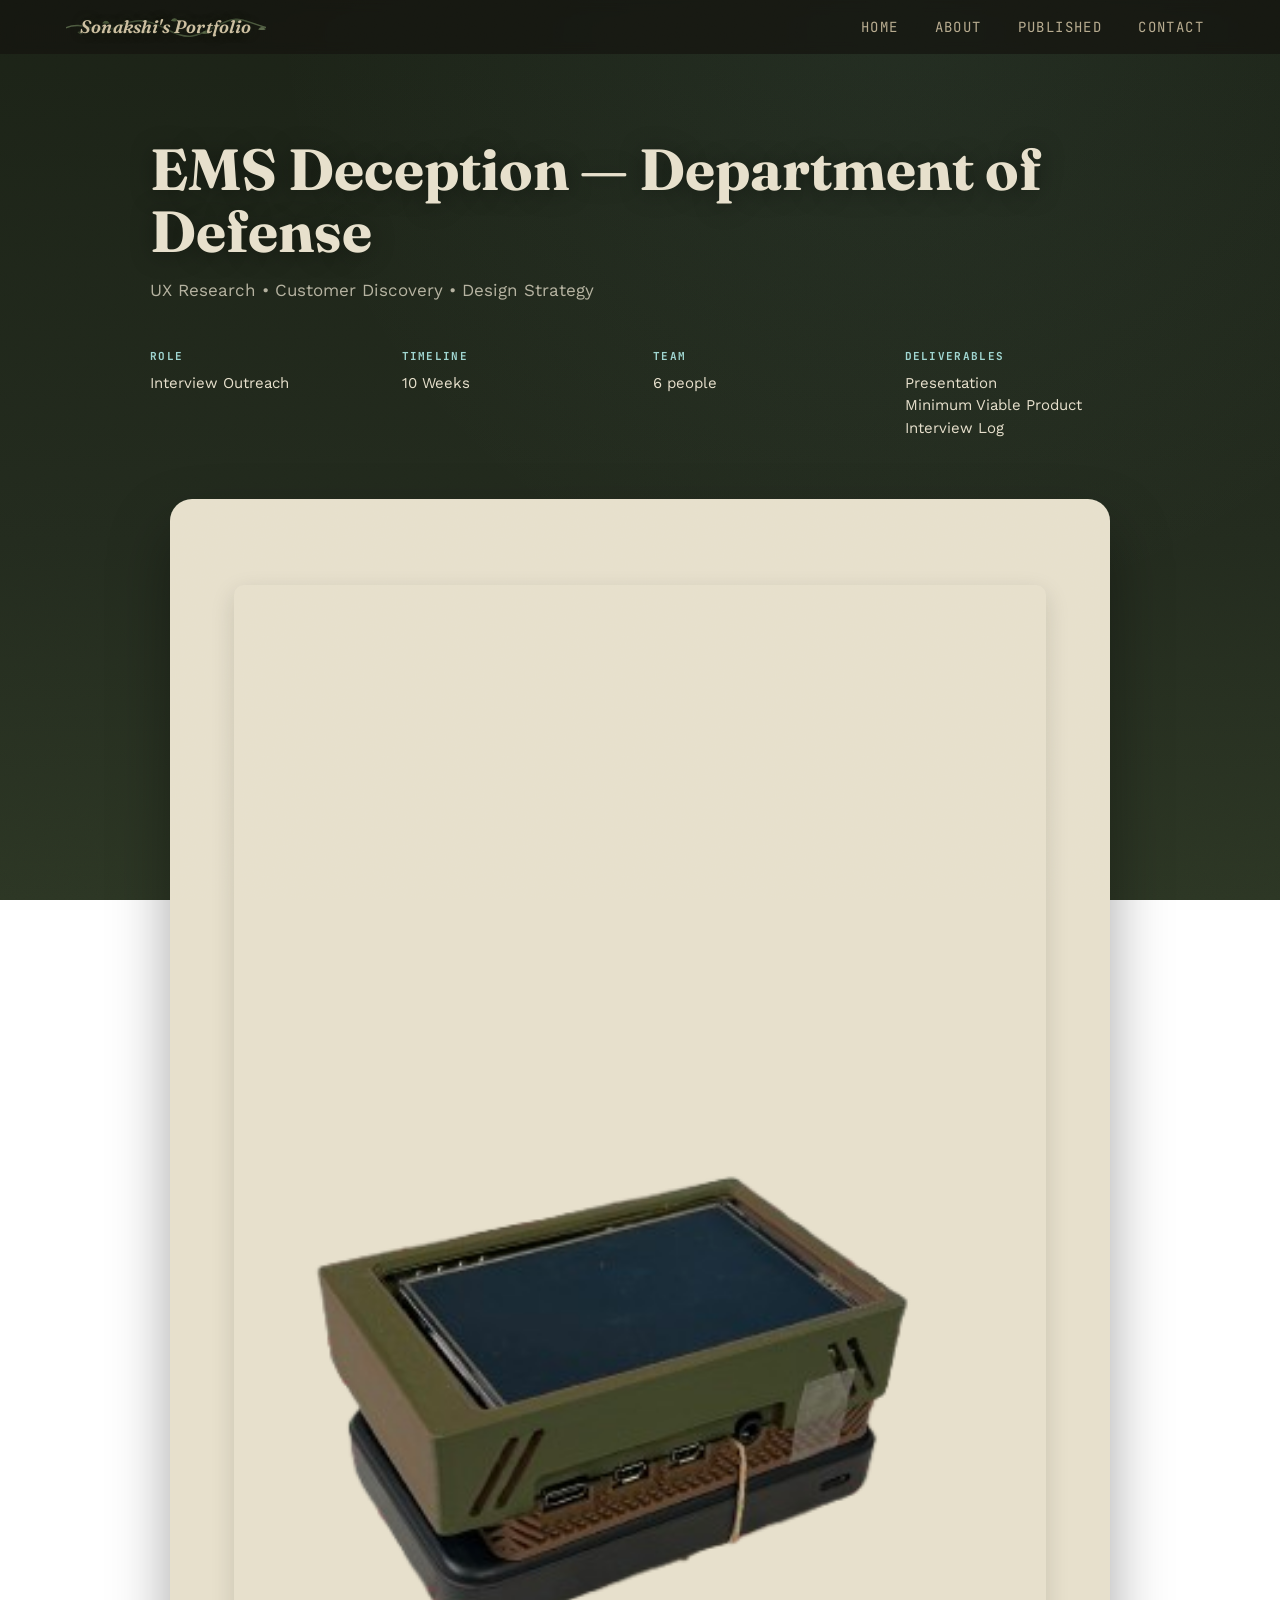
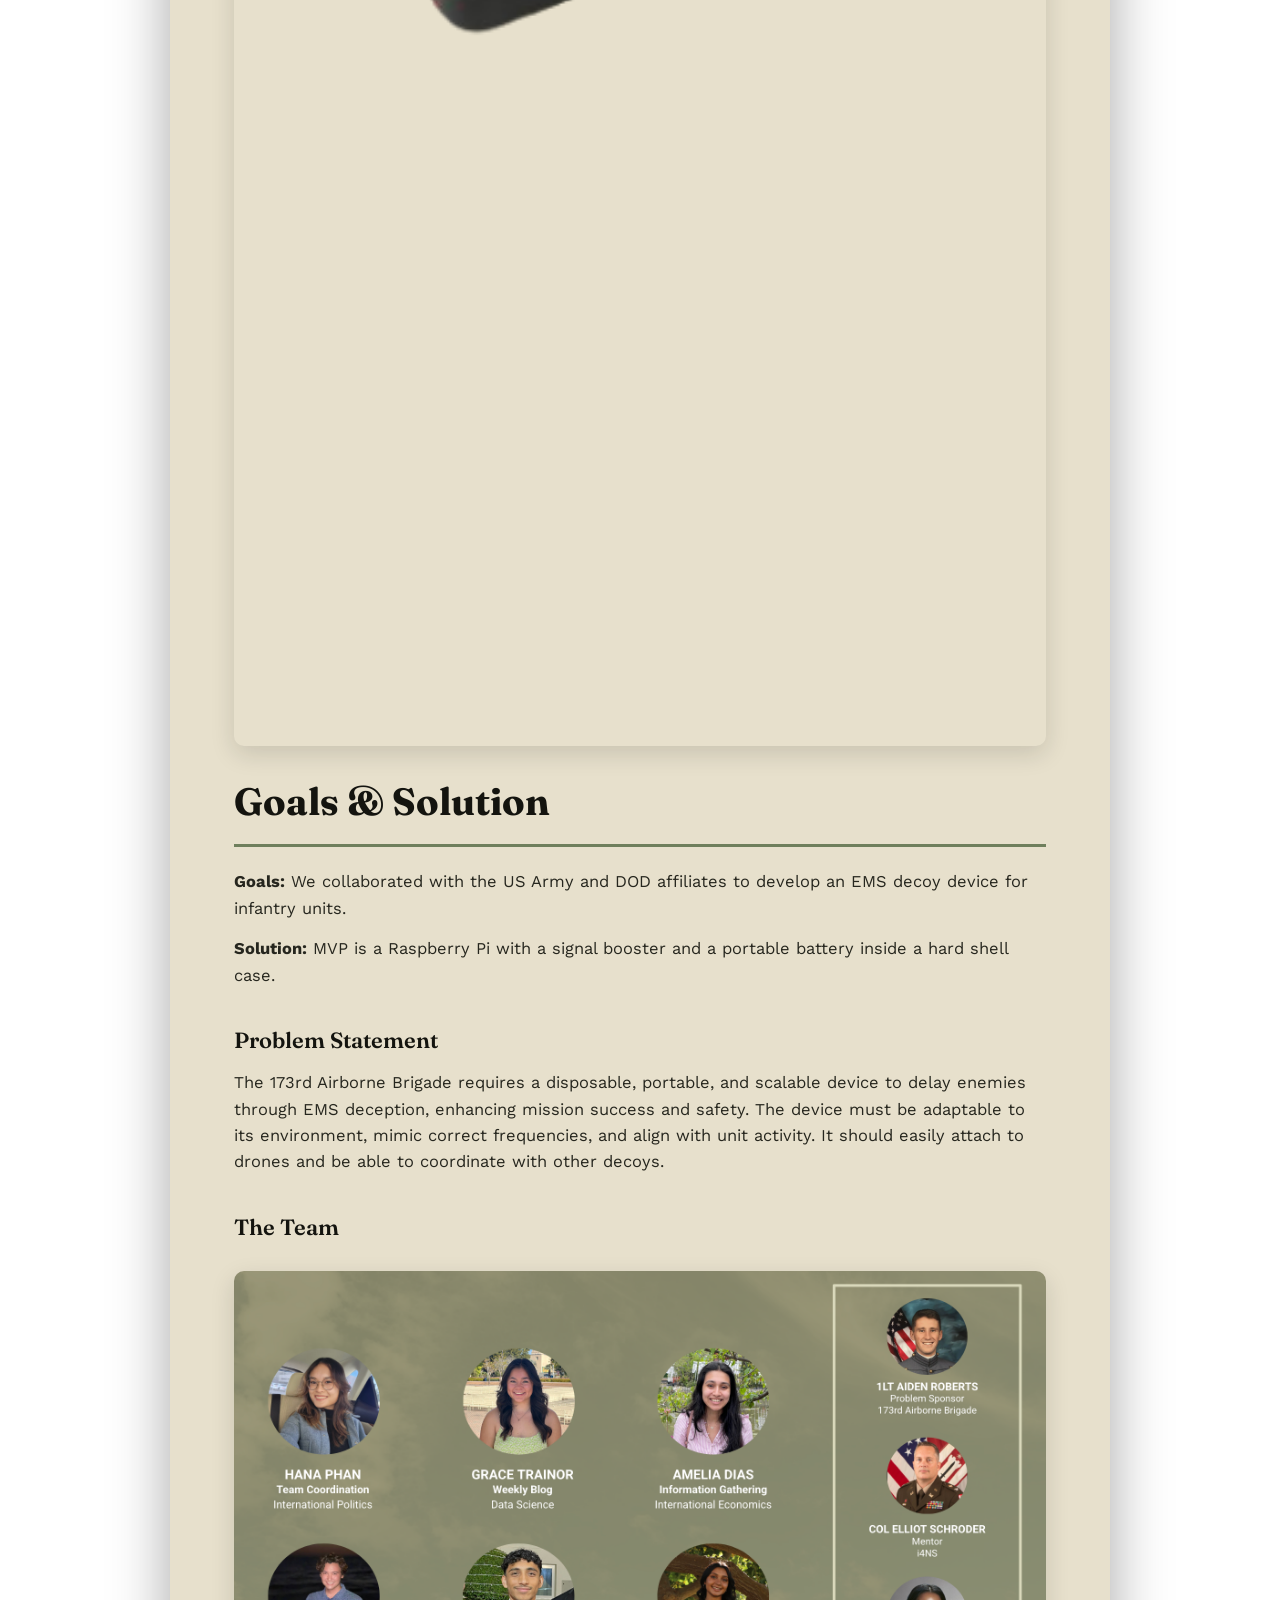
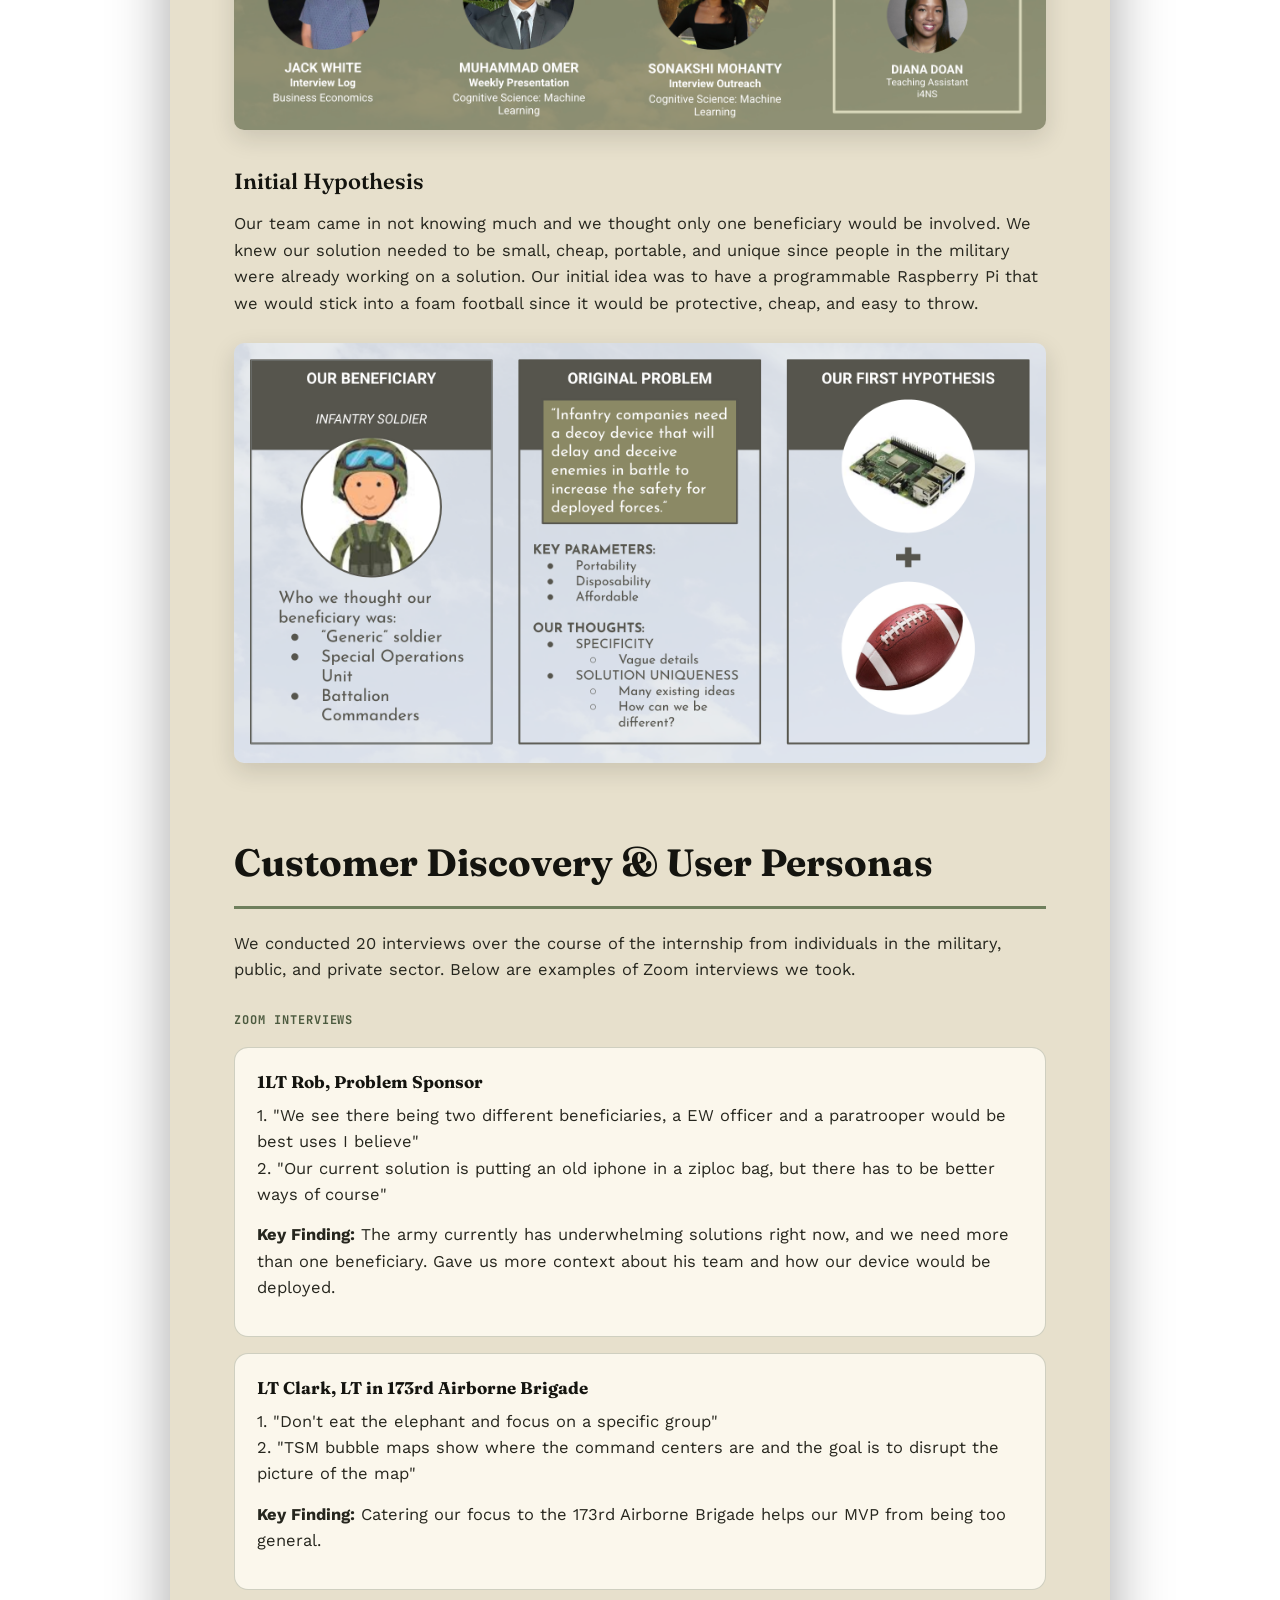
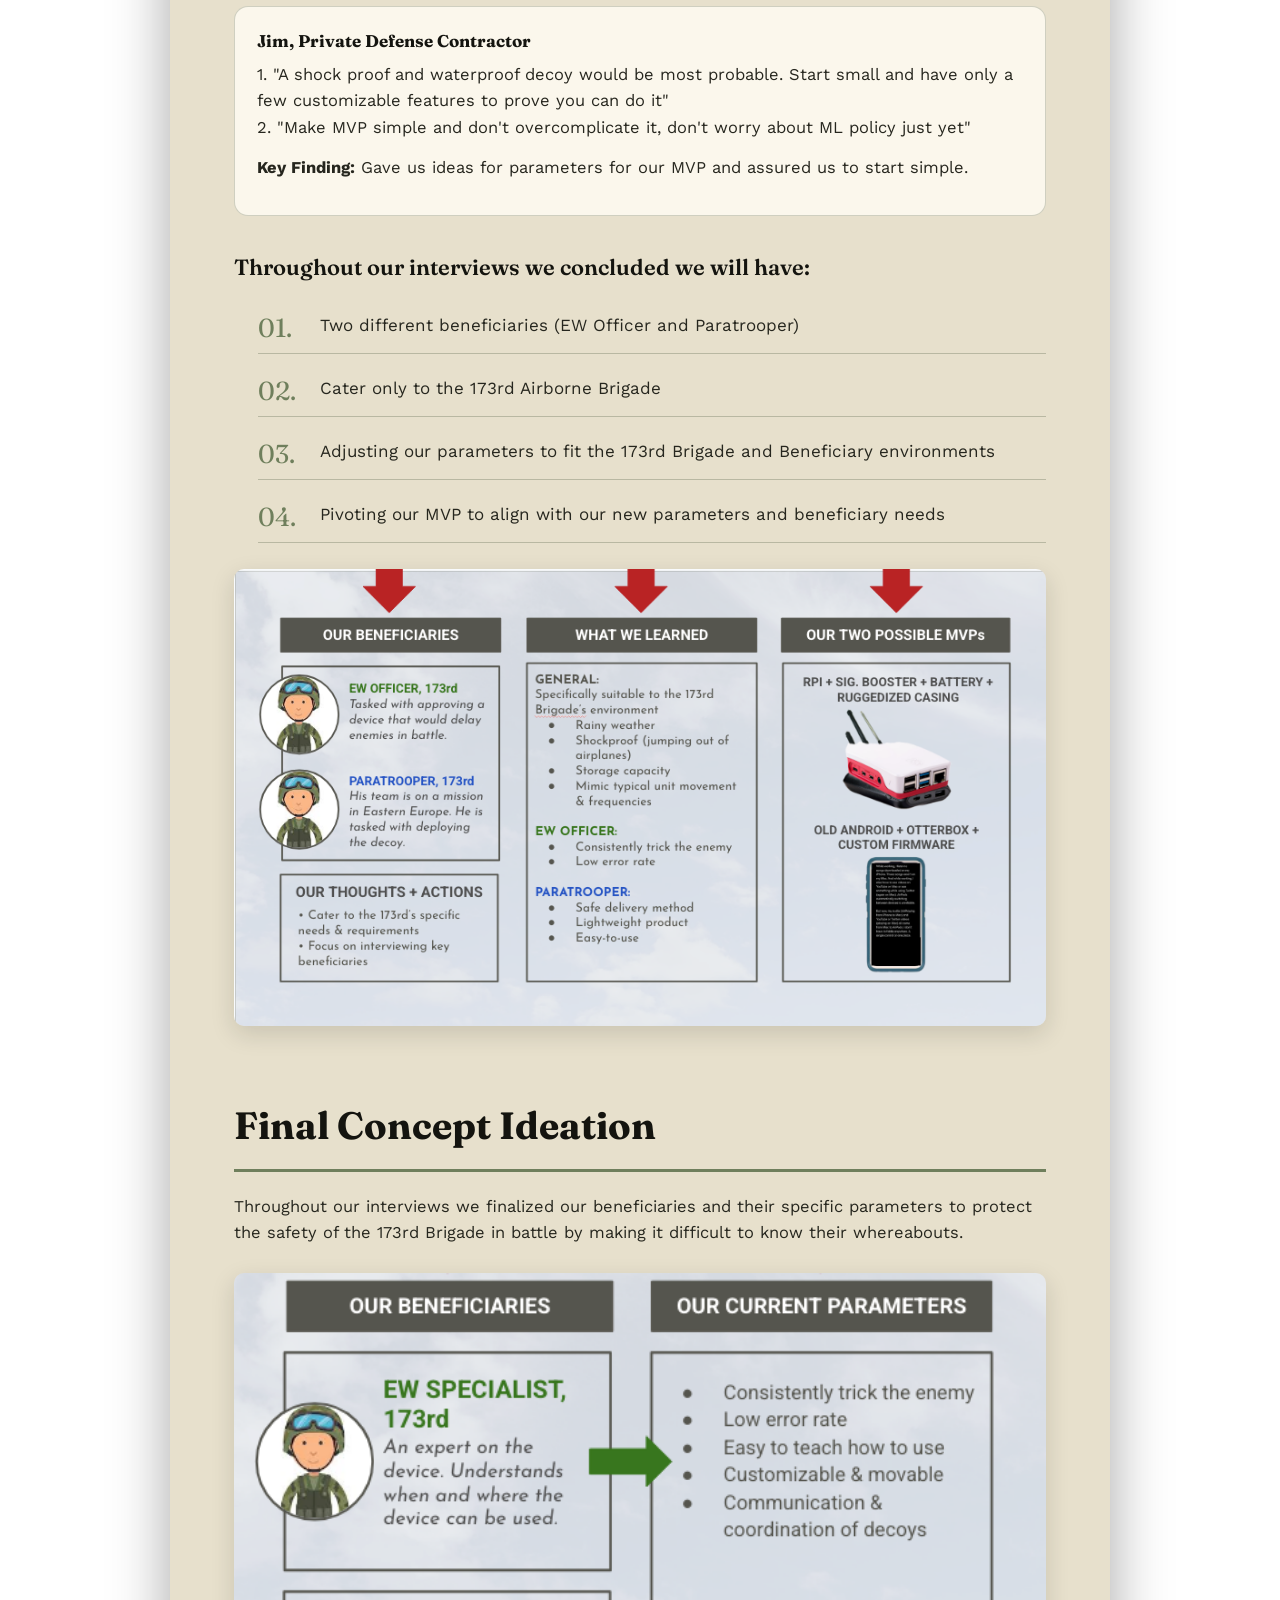
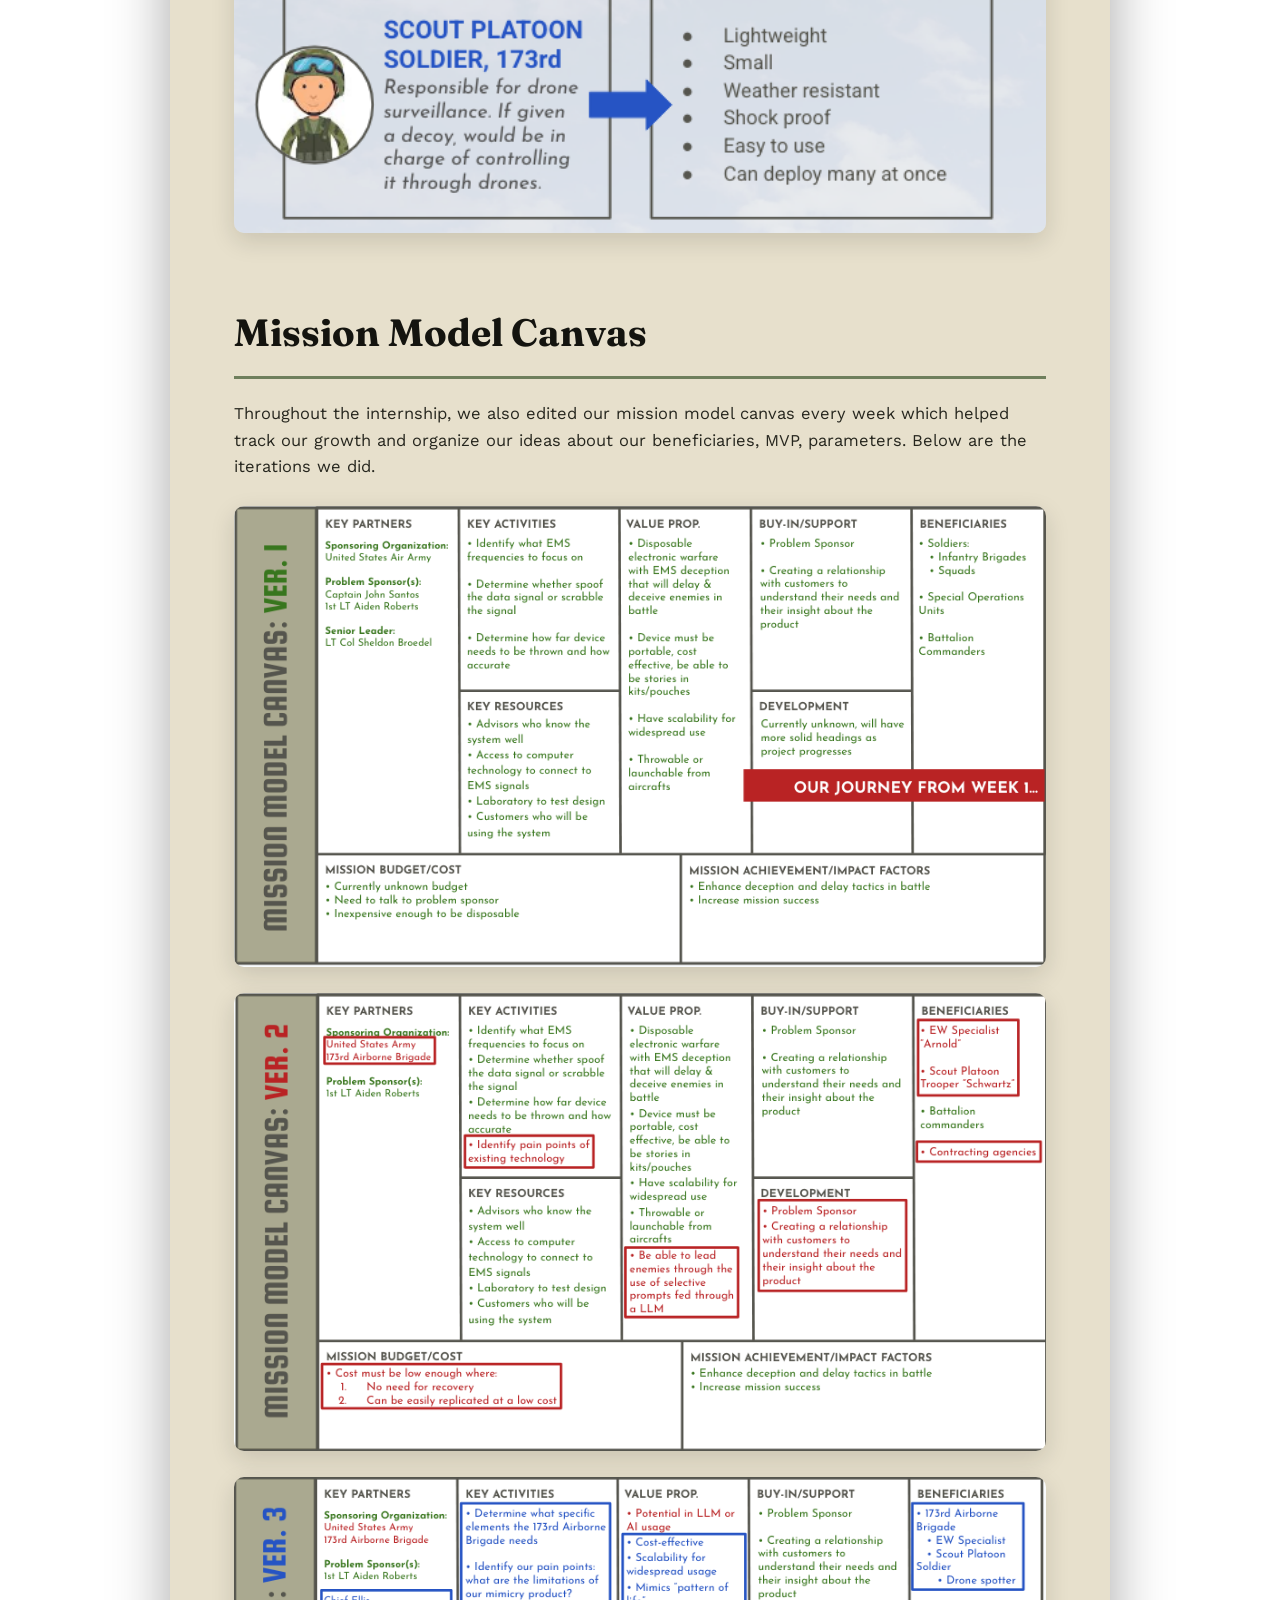
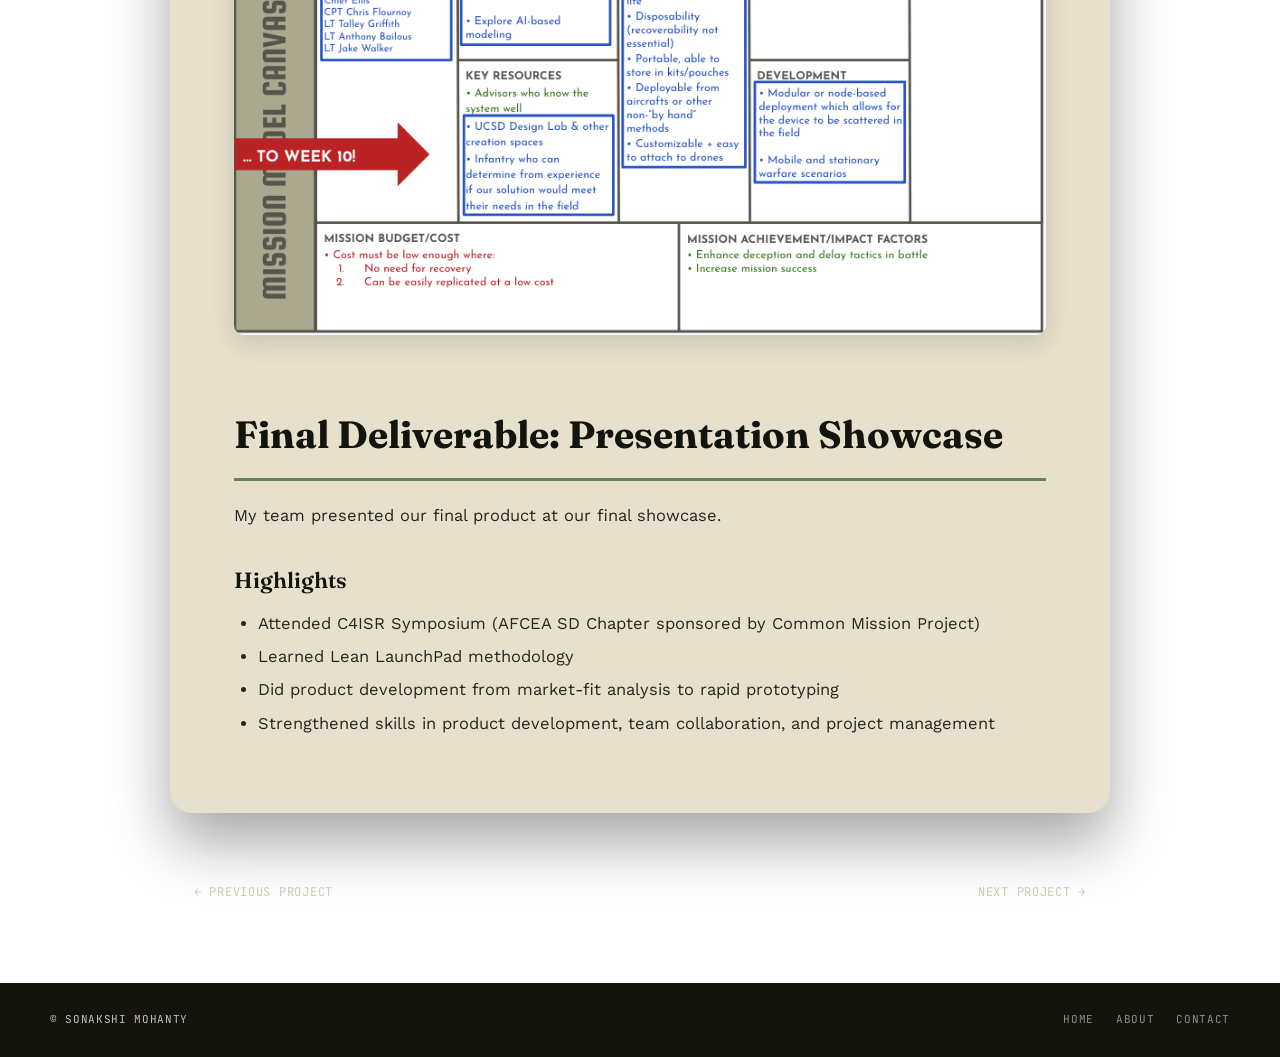
<file: department-of-defense-internship-project.html>
<!DOCTYPE html>
<html lang="en">
<head>
  <meta charset="UTF-8" />
  <meta name="viewport" content="width=device-width, initial-scale=1.0" />
  <title>Department of Defense Internship Project | Sonakshi's Portfolio</title>
  <link rel="icon" href="assets/favicon.svg" type="image/svg+xml" />
  <link href="https://fonts.googleapis.com/css2?family=Fraunces:opsz,wght@9..144,400;9..144,600;9..144,700&family=JetBrains+Mono:wght@400;500;700&family=Work+Sans:wght@400;500&display=swap" rel="stylesheet" />
  <link rel="stylesheet" href="css/style.css" />
</head>
<body class="case-page">
  <header class="site-header">
    <div class="inner">
      <a class="logo" href="index.html">
        <span class="logo-vine-wrap">
          <svg class="logo-vine" viewBox="0 0 320 40" xmlns="http://www.w3.org/2000/svg" aria-hidden="true">
            <path d="M-2,22 C28,8 52,34 82,20 S128,6 162,24 S208,36 242,18 S278,8 324,22" fill="none" stroke="#4c5a3f" stroke-width="2.4" stroke-linecap="round"/>
            <path d="M-2,22 C28,8 52,34 82,20 S128,6 162,24 S208,36 242,18 S278,8 324,22" fill="none" stroke="#6f7f5c" stroke-width="1" stroke-linecap="round" opacity="0.55"/>
            <path d="M18,28 Q24,36 30,28 Q24,26 18,28" fill="#4c5a3f" opacity="0.8"/>
            <path d="M58,14 Q64,6 70,14 Q64,16 58,14" fill="#5a6b48"/>
            <path d="M118,28 Q124,20 130,28 Q124,30 118,28" fill="#6f7f5c"/>
            <path d="M168,10 Q174,2 180,10 Q174,12 168,10" fill="#5a6b48"/>
            <path d="M218,30 Q224,22 230,30 Q224,32 218,30" fill="#7a8f64"/>
            <path d="M268,12 Q274,4 280,12 Q274,14 268,12" fill="#5a6b48"/>
            <path d="M308,24 Q314,16 320,24 Q314,26 308,24" fill="#6f7f5c" opacity="0.85"/>
          </svg>
          <span class="logo-text">Sonakshi's Portfolio</span>
        </span>
      </a>
      <button class="nav-toggle" aria-label="Toggle navigation">&#9776;</button>
      <nav class="site-nav">
        <ul>
          <li><a href="index.html">HOME</a></li>
          <li><a href="about.html">ABOUT</a></li>
          <li><a href="published.html">PUBLISHED</a></li>
          <li><a href="contact.html">CONTACT</a></li>
        </ul>
      </nav>
    </div>
  </header>

  <main>
    <div class="case-hero">
      <div class="inner">
        <h1>EMS Deception &mdash; Department of Defense</h1>
        <p class="subtitle">UX Research &bull; Customer Discovery &bull; Design Strategy</p>
        <div class="case-meta">
          <div class="item"><h4>Role</h4><p>Interview Outreach</p></div>
          <div class="item"><h4>Timeline</h4><p>10 Weeks</p></div>
          <div class="item"><h4>Team</h4><p>6 people</p></div>
          <div class="item"><h4>Deliverables</h4><p>Presentation<br />Minimum Viable Product<br />Interview Log</p></div>
        </div>
      </div>
    </div>

    <div class="case-body">
      <figure><img src="assets/fb96c1_5bc7076dc4354a75be45c2b0dfe4c9a5.png" alt="EMS deception project cover" /></figure>

      <section>
        <h2>Goals &amp; Solution</h2>
        <p><strong>Goals:</strong> We collaborated with the US Army and DOD affiliates to develop an EMS decoy device for infantry units.</p>
        <p><strong>Solution:</strong> MVP is a Raspberry Pi with a signal booster and a portable battery inside a hard shell case.</p>

        <h3>Problem Statement</h3>
        <p>The 173rd Airborne Brigade requires a disposable, portable, and scalable device to delay enemies through EMS deception, enhancing mission success and safety. The device must be adaptable to its environment, mimic correct frequencies, and align with unit activity. It should easily attach to drones and be able to coordinate with other decoys.</p>

        <h3>The Team</h3>
        <figure><img src="assets/fb96c1_56215dcb7bf74818a775642f4555cc85.png" alt="The team" /></figure>

        <h3>Initial Hypothesis</h3>
        <p>Our team came in not knowing much and we thought only one beneficiary would be involved. We knew our solution needed to be small, cheap, portable, and unique since people in the military were already working on a solution. Our initial idea was to have a programmable Raspberry Pi that we would stick into a foam football since it would be protective, cheap, and easy to throw.</p>
        <figure><img src="assets/fb96c1_102f038e5d0a48beb576fe14c4916cdc.png" alt="Initial hypothesis sketch" /></figure>
      </section>

      <section>
        <h2>Customer Discovery &amp; User Personas</h2>
        <p>We conducted 20 interviews over the course of the internship from individuals in the military, public, and private sector. Below are examples of Zoom interviews we took.</p>

        <h4>Zoom Interviews</h4>
        <div class="interview-card">
          <h4>1LT Rob, Problem Sponsor</h4>
          <p>1. "We see there being two different beneficiaries, a EW officer and a paratrooper would be best uses I believe"<br />
          2. "Our current solution is putting an old iphone in a ziploc bag, but there has to be better ways of course"</p>
          <p><strong>Key Finding:</strong> The army currently has underwhelming solutions right now, and we need more than one beneficiary. Gave us more context about his team and how our device would be deployed.</p>
        </div>
        <div class="interview-card">
          <h4>LT Clark, LT in 173rd Airborne Brigade</h4>
          <p>1. "Don't eat the elephant and focus on a specific group"<br />
          2. "TSM bubble maps show where the command centers are and the goal is to disrupt the picture of the map"</p>
          <p><strong>Key Finding:</strong> Catering our focus to the 173rd Airborne Brigade helps our MVP from being too general.</p>
        </div>
        <div class="interview-card">
          <h4>Jim, Private Defense Contractor</h4>
          <p>1. "A shock proof and waterproof decoy would be most probable. Start small and have only a few customizable features to prove you can do it"<br />
          2. "Make MVP simple and don't overcomplicate it, don't worry about ML policy just yet"</p>
          <p><strong>Key Finding:</strong> Gave us ideas for parameters for our MVP and assured us to start simple.</p>
        </div>

        <h3>Throughout our interviews we concluded we will have:</h3>
        <ol class="numbered-findings">
          <li>Two different beneficiaries (EW Officer and Paratrooper)</li>
          <li>Cater only to the 173rd Airborne Brigade</li>
          <li>Adjusting our parameters to fit the 173rd Brigade and Beneficiary environments</li>
          <li>Pivoting our MVP to align with our new parameters and beneficiary needs</li>
        </ol>
        <figure><img src="assets/fb96c1_5fb50cf40a6a4c5ca772add000bd93b3.png" alt="User personas" /></figure>
      </section>

      <section>
        <h2>Final Concept Ideation</h2>
        <p>Throughout our interviews we finalized our beneficiaries and their specific parameters to protect the safety of the 173rd Brigade in battle by making it difficult to know their whereabouts.</p>
        <figure><img src="assets/fb96c1_a377bc809a344e11bdac7fd0118f4c34.png" alt="Final concept ideation" /></figure>
      </section>

      <section>
        <h2>Mission Model Canvas</h2>
        <p>Throughout the internship, we also edited our mission model canvas every week which helped track our growth and organize our ideas about our beneficiaries, MVP, parameters. Below are the iterations we did.</p>
        <figure><img src="assets/fb96c1_795699de9ef94dea9f2b6fb371a00fd9.png" alt="Mission model canvas iteration 1" /></figure>
        <figure><img src="assets/fb96c1_2872eccf229649bbae033e666f4b944e.png" alt="Mission model canvas iteration 2" /></figure>
        <figure><img src="assets/fb96c1_eceb996c13444325a3e05aa143c61528.png" alt="Mission model canvas iteration 3" /></figure>
      </section>

      <section>
        <h2>Final Deliverable: Presentation Showcase</h2>
        <p>My team presented our final product at our final showcase.</p>
        <h3>Highlights</h3>
        <ul>
          <li>Attended C4ISR Symposium (AFCEA SD Chapter sponsored by Common Mission Project)</li>
          <li>Learned Lean LaunchPad methodology</li>
          <li>Did product development from market-fit analysis to rapid prototyping</li>
          <li>Strengthened skills in product development, team collaboration, and project management</li>
        </ul>
      </section>
    </div>

    <nav class="case-nav">
      <a href="beli-redesign.html">&larr; Previous Project</a>
      <a href="oak-website-redesign.html">Next Project &rarr;</a>
    </nav>
  </main>

  <footer class="site-footer">
    <div class="inner">
      <span>&copy; Sonakshi Mohanty</span>
      <nav>
        <a href="index.html">Home</a>
        <a href="about.html">About</a>
        <a href="contact.html">Contact</a>
      </nav>
    </div>
  </footer>

  <script src="js/main.js"></script>
</body>
</html>
</file>
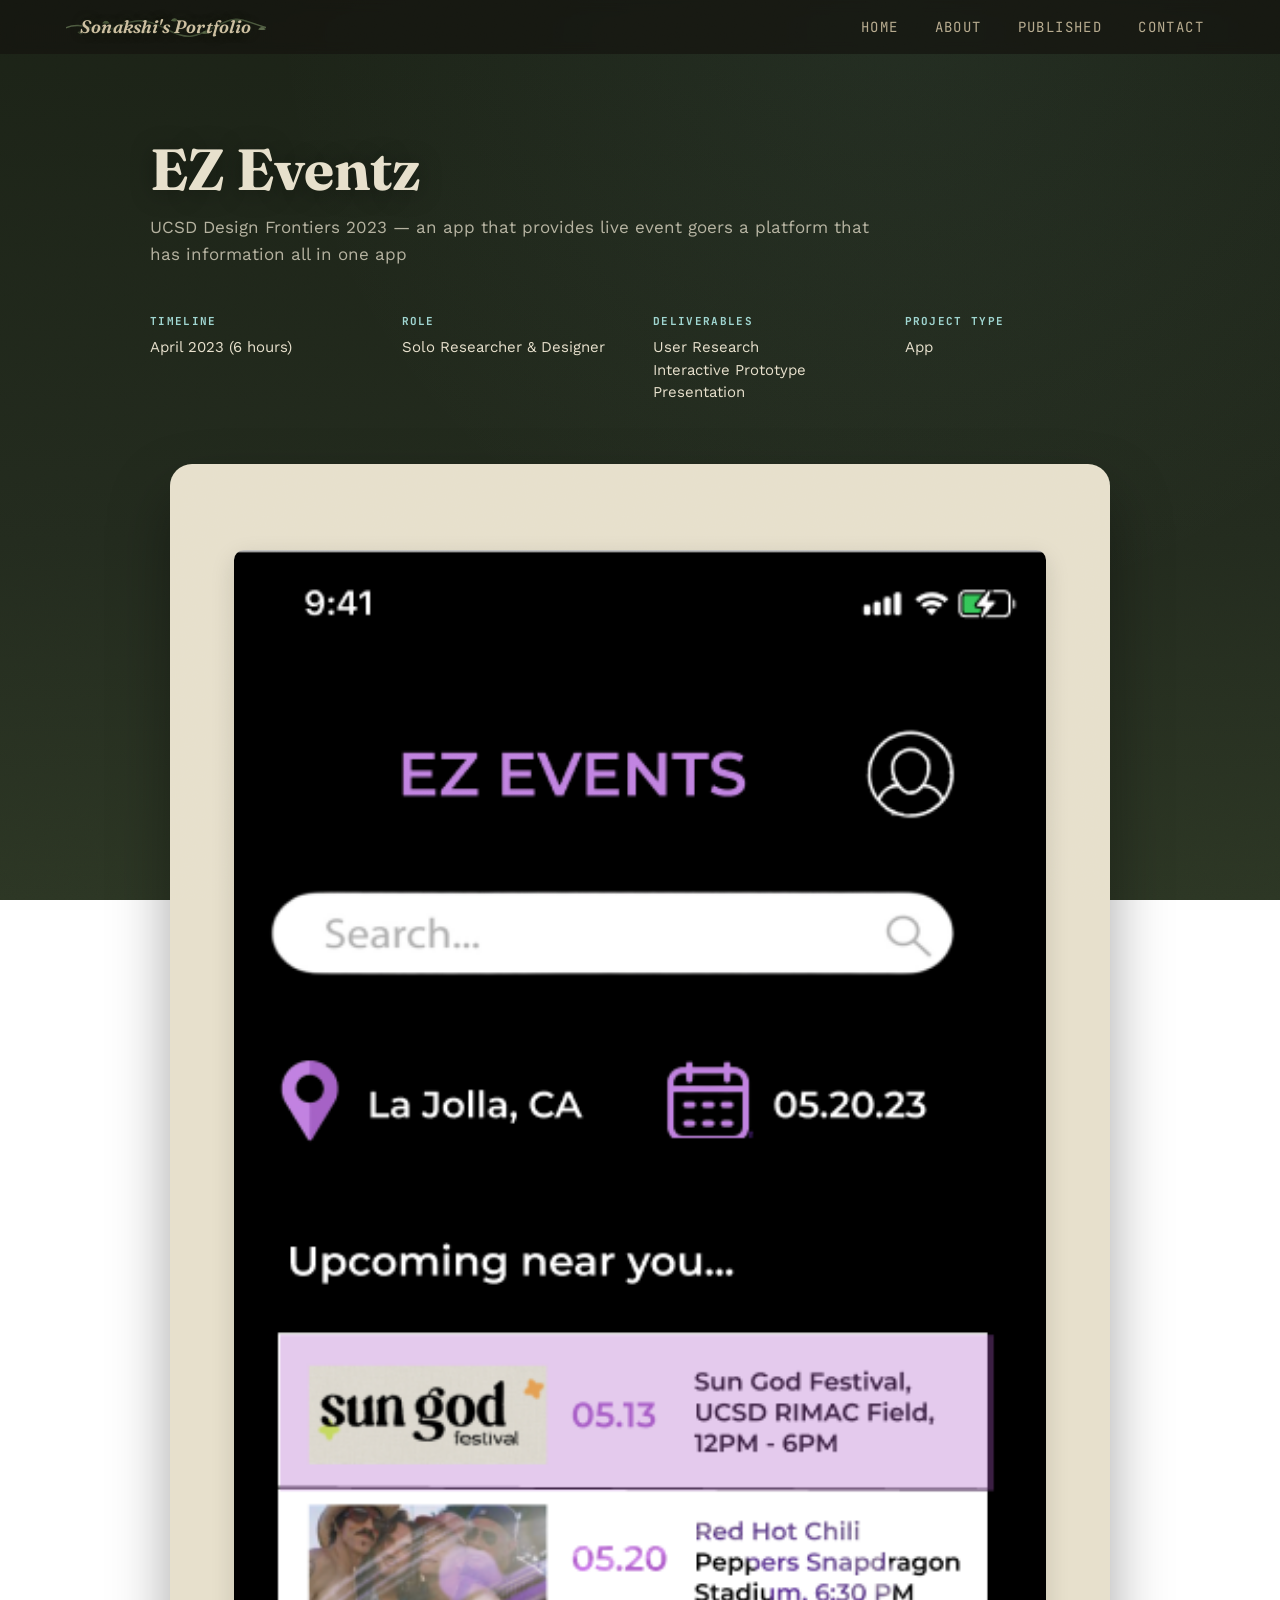
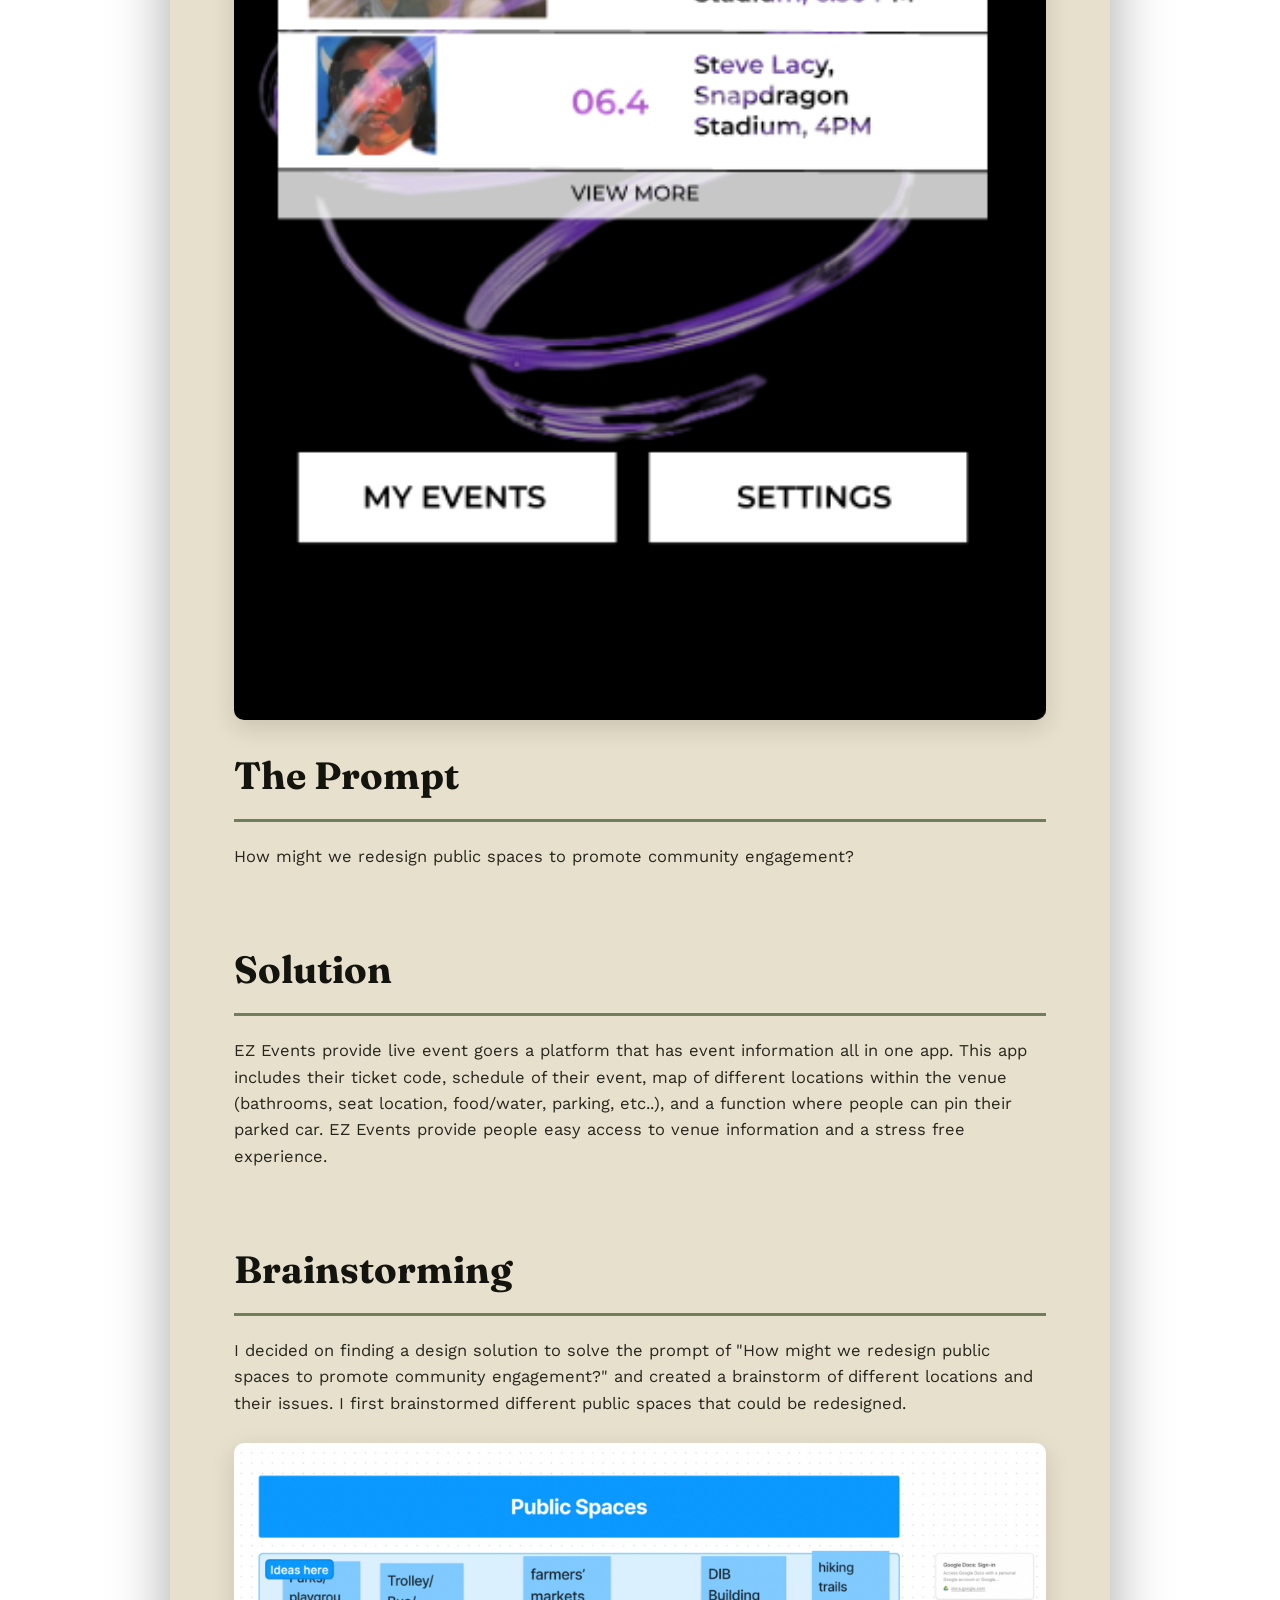
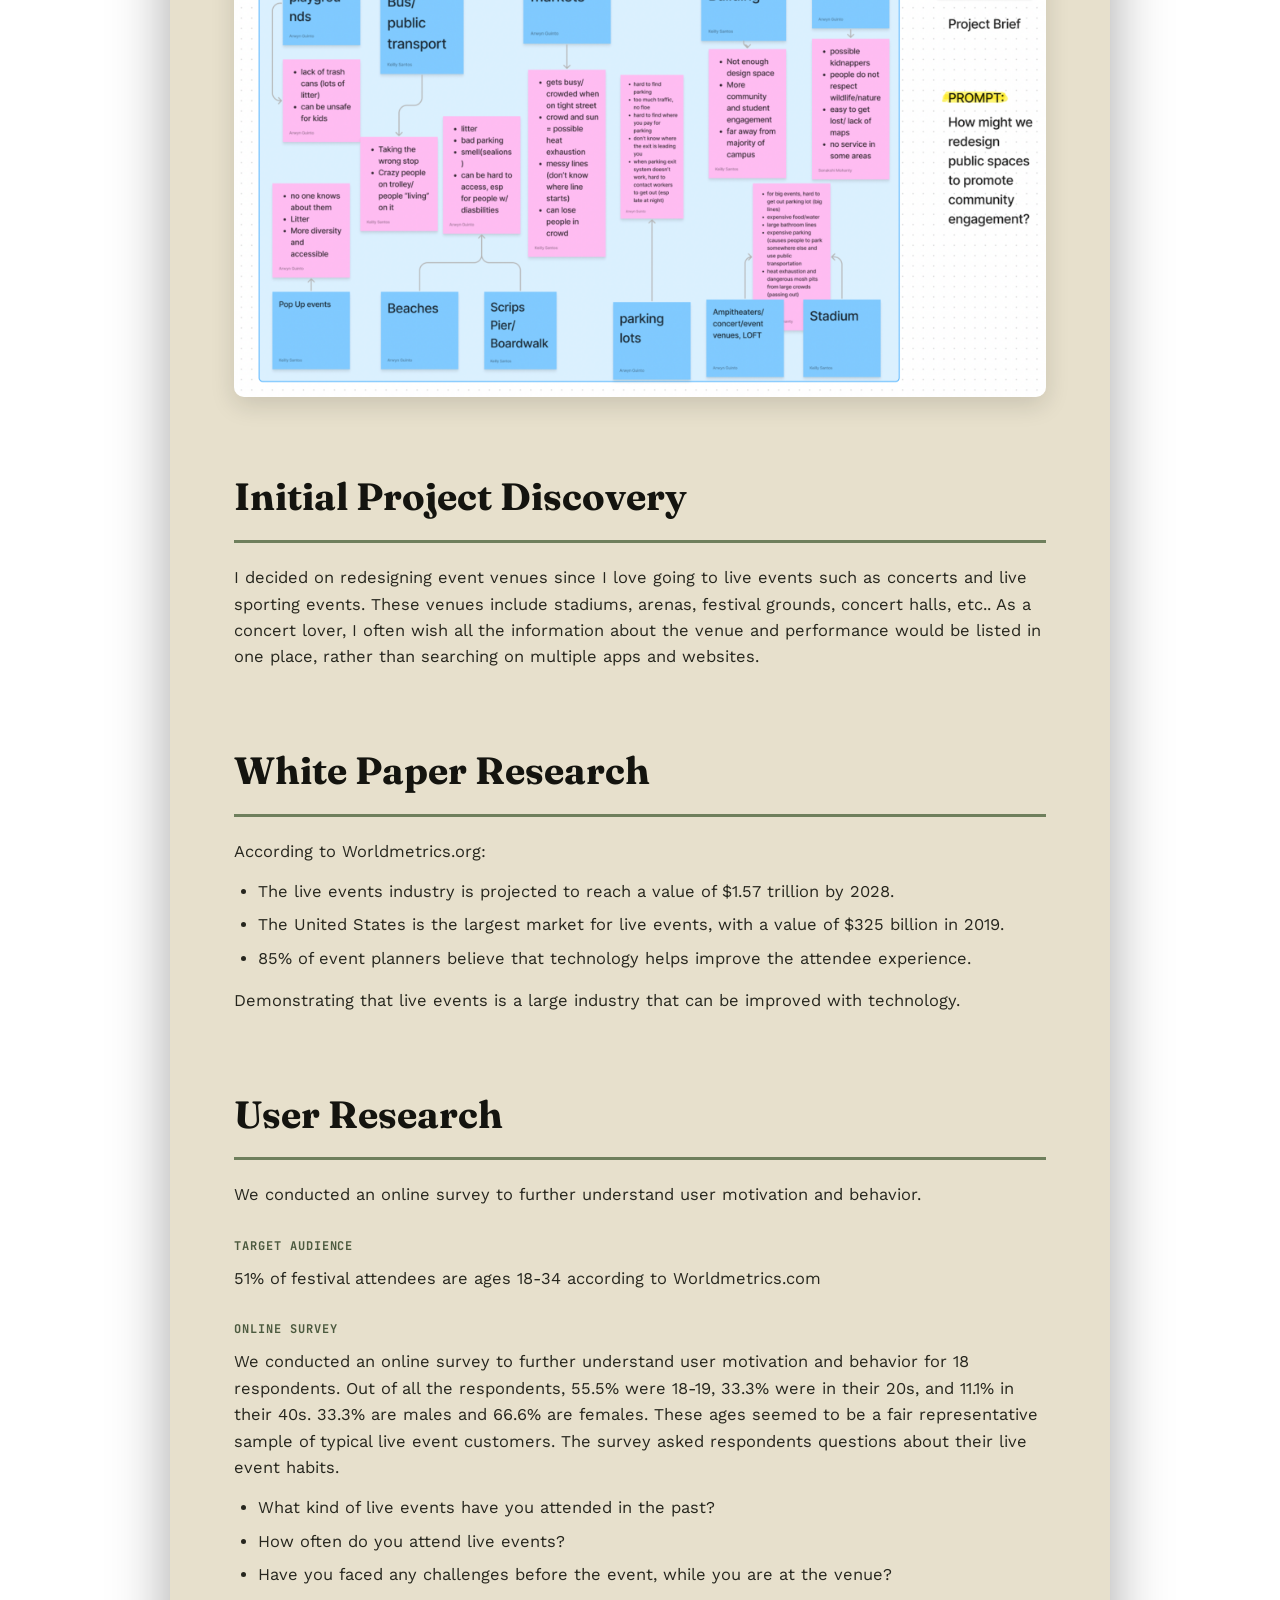
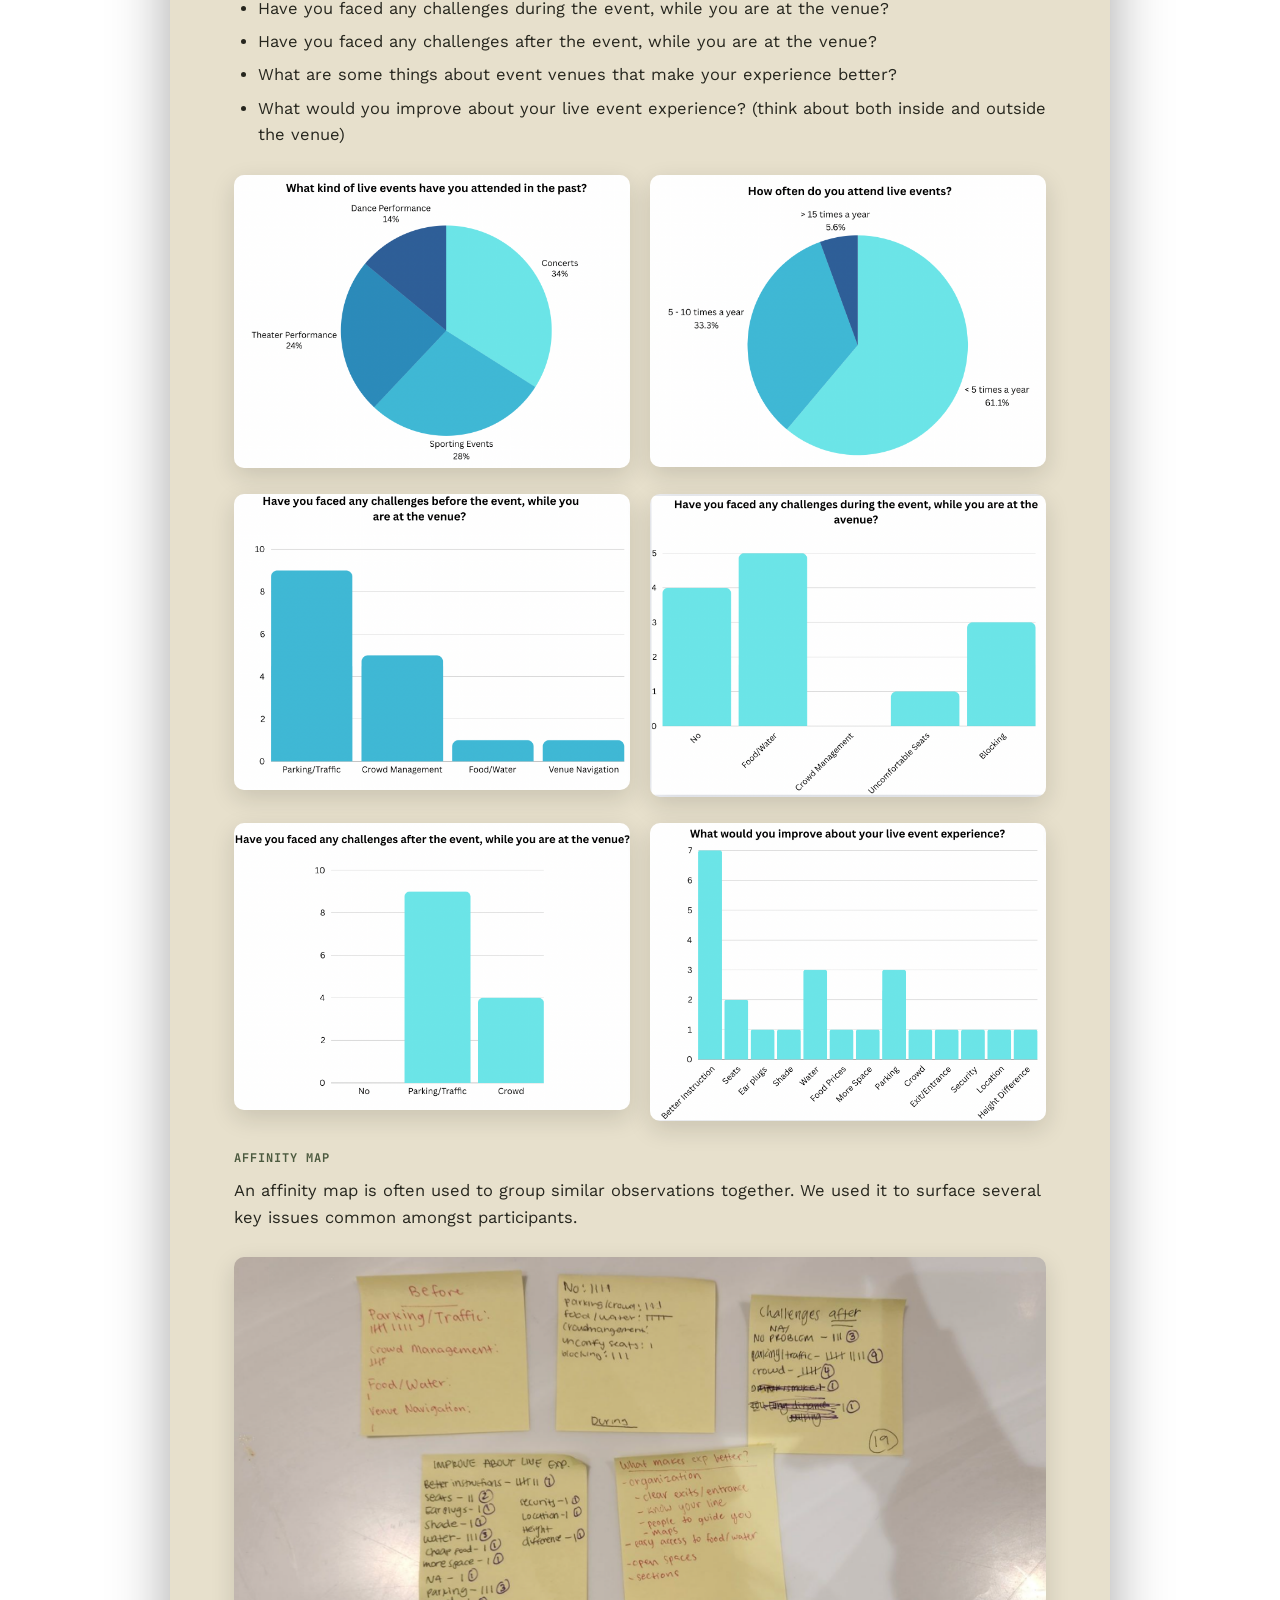
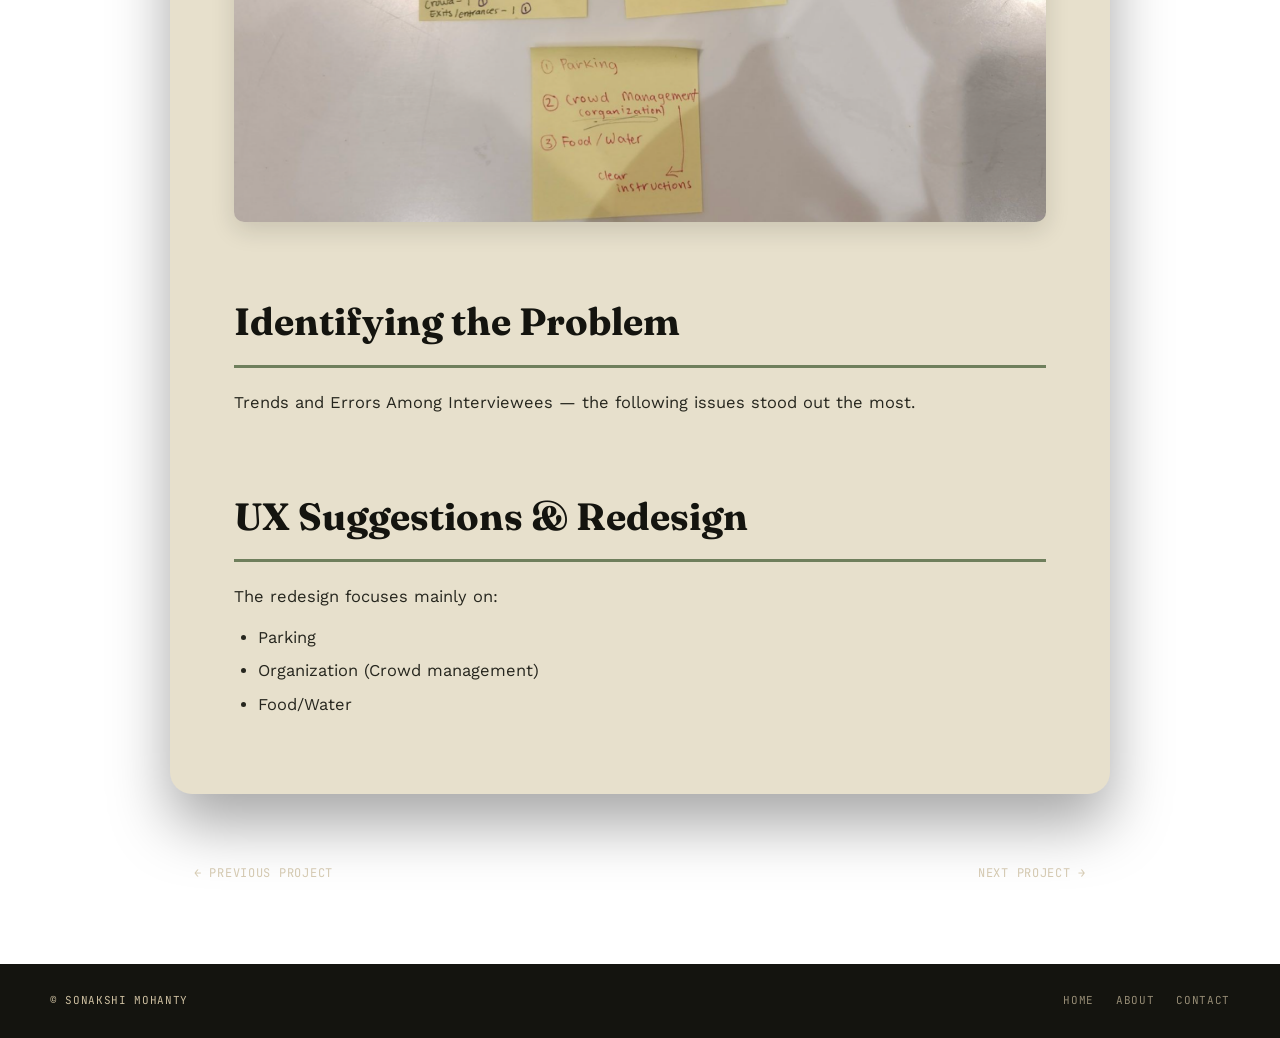
<file: ez-events.html>
<!DOCTYPE html>
<html lang="en">
<head>
  <meta charset="UTF-8" />
  <meta name="viewport" content="width=device-width, initial-scale=1.0" />
  <title>EZ Events | Sonakshi's Portfolio</title>
  <link rel="icon" href="assets/favicon.svg" type="image/svg+xml" />
  <link href="https://fonts.googleapis.com/css2?family=Fraunces:opsz,wght@9..144,400;9..144,600;9..144,700&family=JetBrains+Mono:wght@400;500;700&family=Work+Sans:wght@400;500&display=swap" rel="stylesheet" />
  <link rel="stylesheet" href="css/style.css" />
</head>
<body class="case-page">
  <header class="site-header">
    <div class="inner">
      <a class="logo" href="index.html">
        <span class="logo-vine-wrap">
          <svg class="logo-vine" viewBox="0 0 320 40" xmlns="http://www.w3.org/2000/svg" aria-hidden="true">
            <path d="M-2,22 C28,8 52,34 82,20 S128,6 162,24 S208,36 242,18 S278,8 324,22" fill="none" stroke="#4c5a3f" stroke-width="2.4" stroke-linecap="round"/>
            <path d="M-2,22 C28,8 52,34 82,20 S128,6 162,24 S208,36 242,18 S278,8 324,22" fill="none" stroke="#6f7f5c" stroke-width="1" stroke-linecap="round" opacity="0.55"/>
            <path d="M18,28 Q24,36 30,28 Q24,26 18,28" fill="#4c5a3f" opacity="0.8"/>
            <path d="M58,14 Q64,6 70,14 Q64,16 58,14" fill="#5a6b48"/>
            <path d="M118,28 Q124,20 130,28 Q124,30 118,28" fill="#6f7f5c"/>
            <path d="M168,10 Q174,2 180,10 Q174,12 168,10" fill="#5a6b48"/>
            <path d="M218,30 Q224,22 230,30 Q224,32 218,30" fill="#7a8f64"/>
            <path d="M268,12 Q274,4 280,12 Q274,14 268,12" fill="#5a6b48"/>
            <path d="M308,24 Q314,16 320,24 Q314,26 308,24" fill="#6f7f5c" opacity="0.85"/>
          </svg>
          <span class="logo-text">Sonakshi's Portfolio</span>
        </span>
      </a>
      <button class="nav-toggle" aria-label="Toggle navigation">&#9776;</button>
      <nav class="site-nav">
        <ul>
          <li><a href="index.html">HOME</a></li>
          <li><a href="about.html">ABOUT</a></li>
          <li><a href="published.html">PUBLISHED</a></li>
          <li><a href="contact.html">CONTACT</a></li>
        </ul>
      </nav>
    </div>
  </header>

  <main>
    <div class="case-hero">
      <div class="inner">
        <h1>EZ Eventz</h1>
        <p class="subtitle">UCSD Design Frontiers 2023 &mdash; an app that provides live event goers a platform that has information all in one app</p>
        <div class="case-meta">
          <div class="item"><h4>Timeline</h4><p>April 2023 (6 hours)</p></div>
          <div class="item"><h4>Role</h4><p>Solo Researcher &amp; Designer</p></div>
          <div class="item"><h4>Deliverables</h4><p>User Research<br />Interactive Prototype<br />Presentation</p></div>
          <div class="item"><h4>Project Type</h4><p>App</p></div>
        </div>
      </div>
    </div>

    <div class="case-body">
      <figure><img src="assets/fb96c1_c2beb08bfed64f4c9d8f389668742423.png" alt="EZ Events app screens" /></figure>

      <section>
        <h2>The Prompt</h2>
        <p>How might we redesign public spaces to promote community engagement?</p>
      </section>

      <section>
        <h2>Solution</h2>
        <p>EZ Events provide live event goers a platform that has event information all in one app. This app includes their ticket code, schedule of their event, map of different locations within the venue (bathrooms, seat location, food/water, parking, etc..), and a function where people can pin their parked car. EZ Events provide people easy access to venue information and a stress free experience.</p>
      </section>

      <section>
        <h2>Brainstorming</h2>
        <p>I decided on finding a design solution to solve the prompt of "How might we redesign public spaces to promote community engagement?" and created a brainstorm of different locations and their issues. I first brainstormed different public spaces that could be redesigned.</p>
        <figure><img src="assets/fb96c1_81d24bf73a5542a8b7c6efc92fefcf29.png" alt="Brainstorm map" /></figure>
      </section>

      <section>
        <h2>Initial Project Discovery</h2>
        <p>I decided on redesigning event venues since I love going to live events such as concerts and live sporting events. These venues include stadiums, arenas, festival grounds, concert halls, etc.. As a concert lover, I often wish all the information about the venue and performance would be listed in one place, rather than searching on multiple apps and websites.</p>
      </section>

      <section>
        <h2>White Paper Research</h2>
        <p>According to Worldmetrics.org:</p>
        <ul>
          <li>The live events industry is projected to reach a value of $1.57 trillion by 2028.</li>
          <li>The United States is the largest market for live events, with a value of $325 billion in 2019.</li>
          <li>85% of event planners believe that technology helps improve the attendee experience.</li>
        </ul>
        <p>Demonstrating that live events is a large industry that can be improved with technology.</p>
      </section>

      <section>
        <h2>User Research</h2>
        <p>We conducted an online survey to further understand user motivation and behavior.</p>

        <h4>Target Audience</h4>
        <p>51% of festival attendees are ages 18-34 according to Worldmetrics.com</p>

        <h4>Online Survey</h4>
        <p>We conducted an online survey to further understand user motivation and behavior for 18 respondents. Out of all the respondents, 55.5% were 18-19, 33.3% were in their 20s, and 11.1% in their 40s. 33.3% are males and 66.6% are females. These ages seemed to be a fair representative sample of typical live event customers. The survey asked respondents questions about their live event habits.</p>
        <ul>
          <li>What kind of live events have you attended in the past?</li>
          <li>How often do you attend live events?</li>
          <li>Have you faced any challenges before the event, while you are at the venue?</li>
          <li>Have you faced any challenges during the event, while you are at the venue?</li>
          <li>Have you faced any challenges after the event, while you are at the venue?</li>
          <li>What are some things about event venues that make your experience better?</li>
          <li>What would you improve about your live event experience? (think about both inside and outside the venue)</li>
        </ul>
        <div class="img-pair">
          <figure><img src="assets/fb96c1_b4b89ff648544fcaa3dd2302a8610505.png" alt="Survey chart" /></figure>
          <figure><img src="assets/fb96c1_197ca5d5fbd7454b95abbbb44e2f4566.png" alt="Survey chart" /></figure>
        </div>
        <div class="img-pair">
          <figure><img src="assets/fb96c1_ad88a1d7ac2549ec9330af1c851b50e9.png" alt="Survey chart" /></figure>
          <figure><img src="assets/fb96c1_4161d54ee8d9476dbc0091cefecffd3c.png" alt="Survey chart" /></figure>
        </div>
        <div class="img-pair">
          <figure><img src="assets/fb96c1_d1b324ad00464085b2031db38aaa1f31.png" alt="Survey chart" /></figure>
          <figure><img src="assets/fb96c1_01808b28af134c8684e32f3f270a206d.png" alt="Survey chart" /></figure>
        </div>

        <h4>Affinity Map</h4>
        <p>An affinity map is often used to group similar observations together. We used it to surface several key issues common amongst participants.</p>
        <figure><img src="assets/fb96c1_a90cbd75b2c24002bbd953ebeb81c92b.png" alt="Affinity map" /></figure>
      </section>

      <section>
        <h2>Identifying the Problem</h2>
        <p>Trends and Errors Among Interviewees &mdash; the following issues stood out the most.</p>
      </section>

      <section>
        <h2>UX Suggestions &amp; Redesign</h2>
        <p>The redesign focuses mainly on:</p>
        <ul>
          <li>Parking</li>
          <li>Organization (Crowd management)</li>
          <li>Food/Water</li>
        </ul>
      </section>
    </div>

    <nav class="case-nav">
      <a href="oak-website-redesign.html">&larr; Previous Project</a>
      <a href="daily-dose.html">Next Project &rarr;</a>
    </nav>
  </main>

  <footer class="site-footer">
    <div class="inner">
      <span>&copy; Sonakshi Mohanty</span>
      <nav>
        <a href="index.html">Home</a>
        <a href="about.html">About</a>
        <a href="contact.html">Contact</a>
      </nav>
    </div>
  </footer>

  <script src="js/main.js"></script>
</body>
</html>
</file>
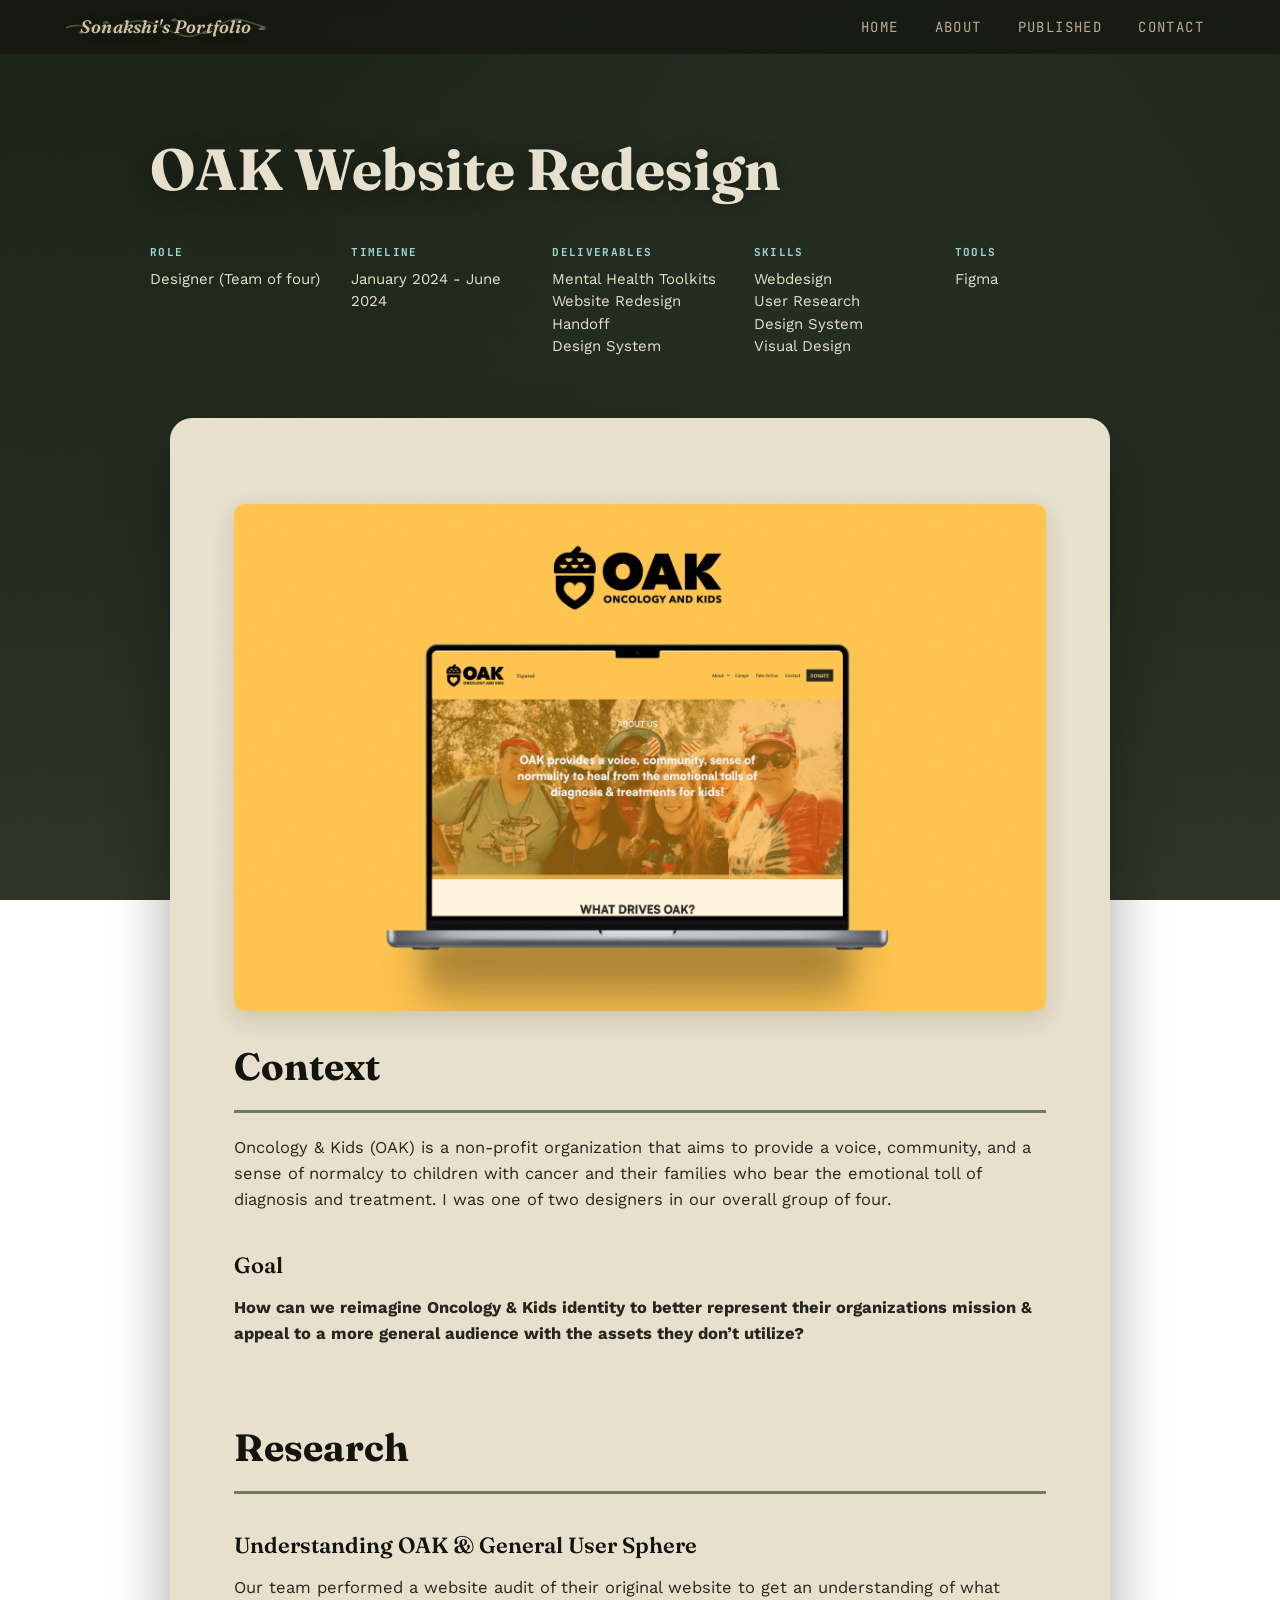
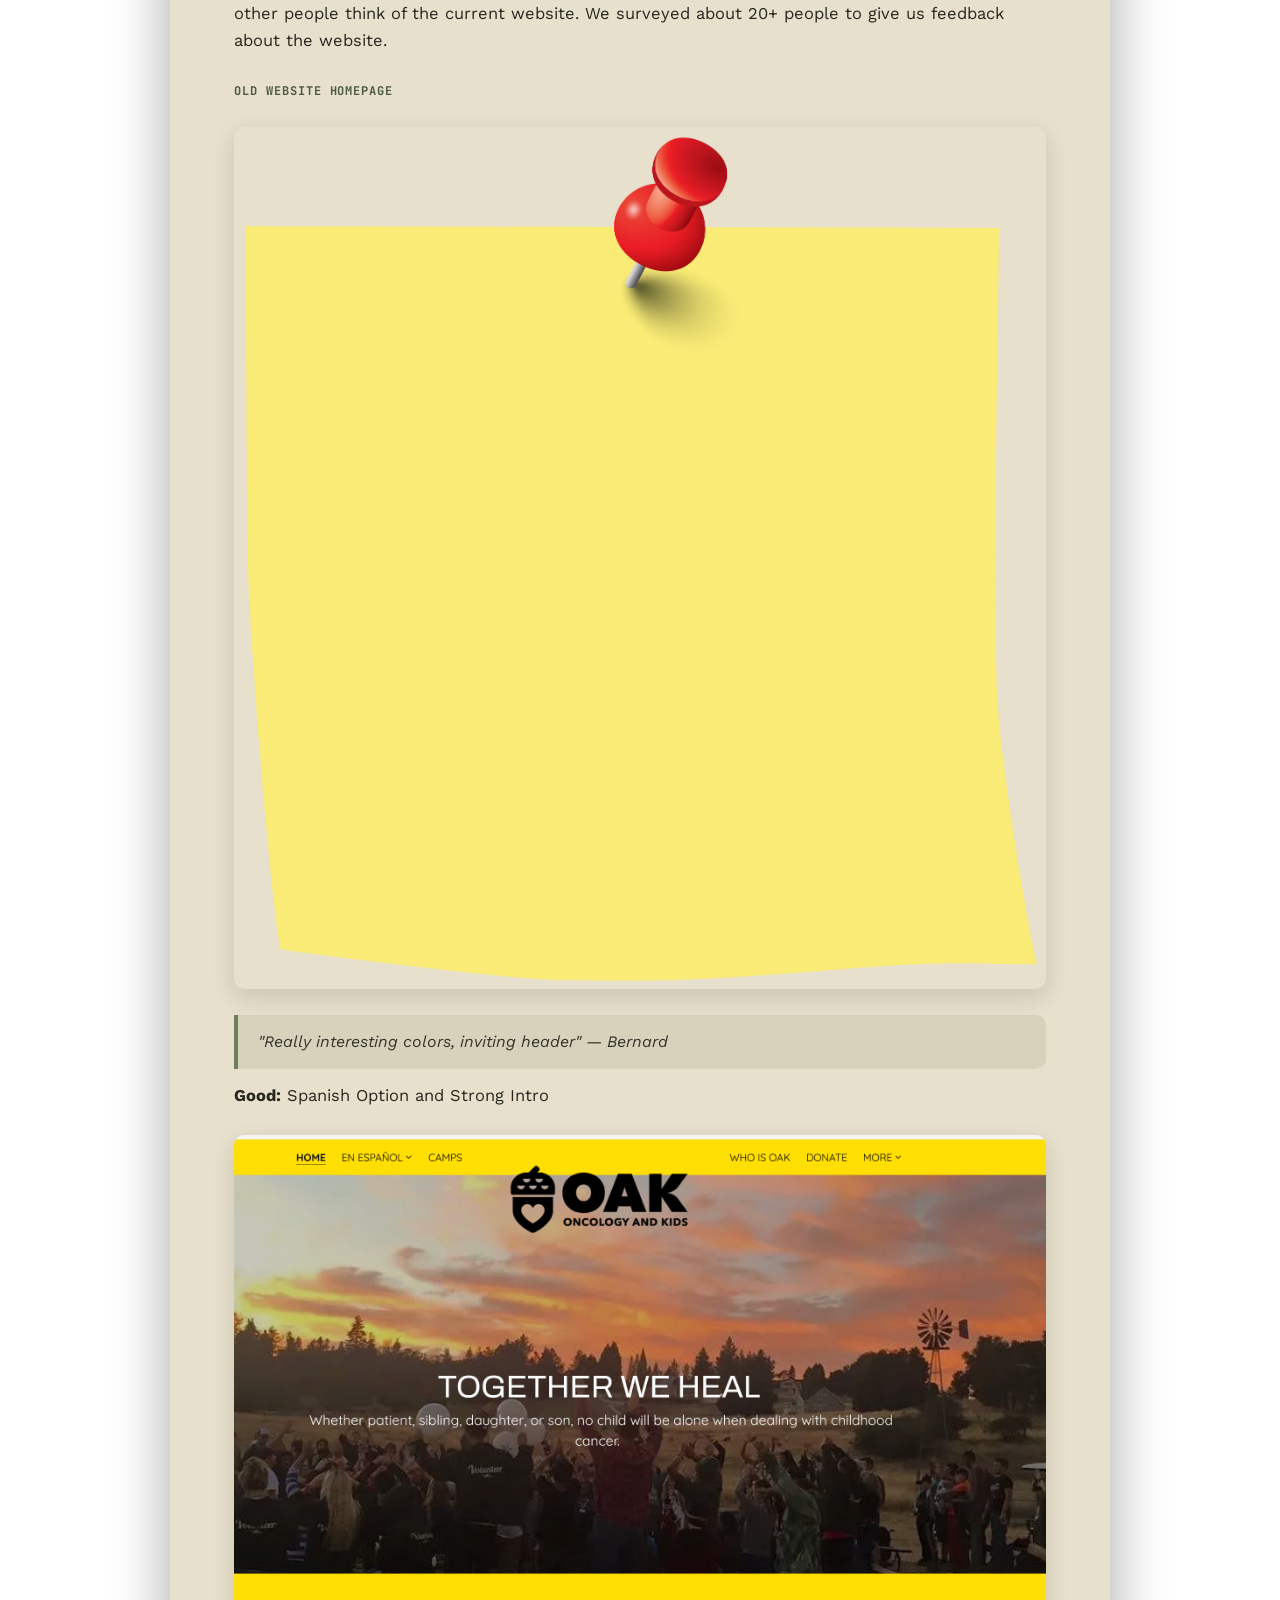
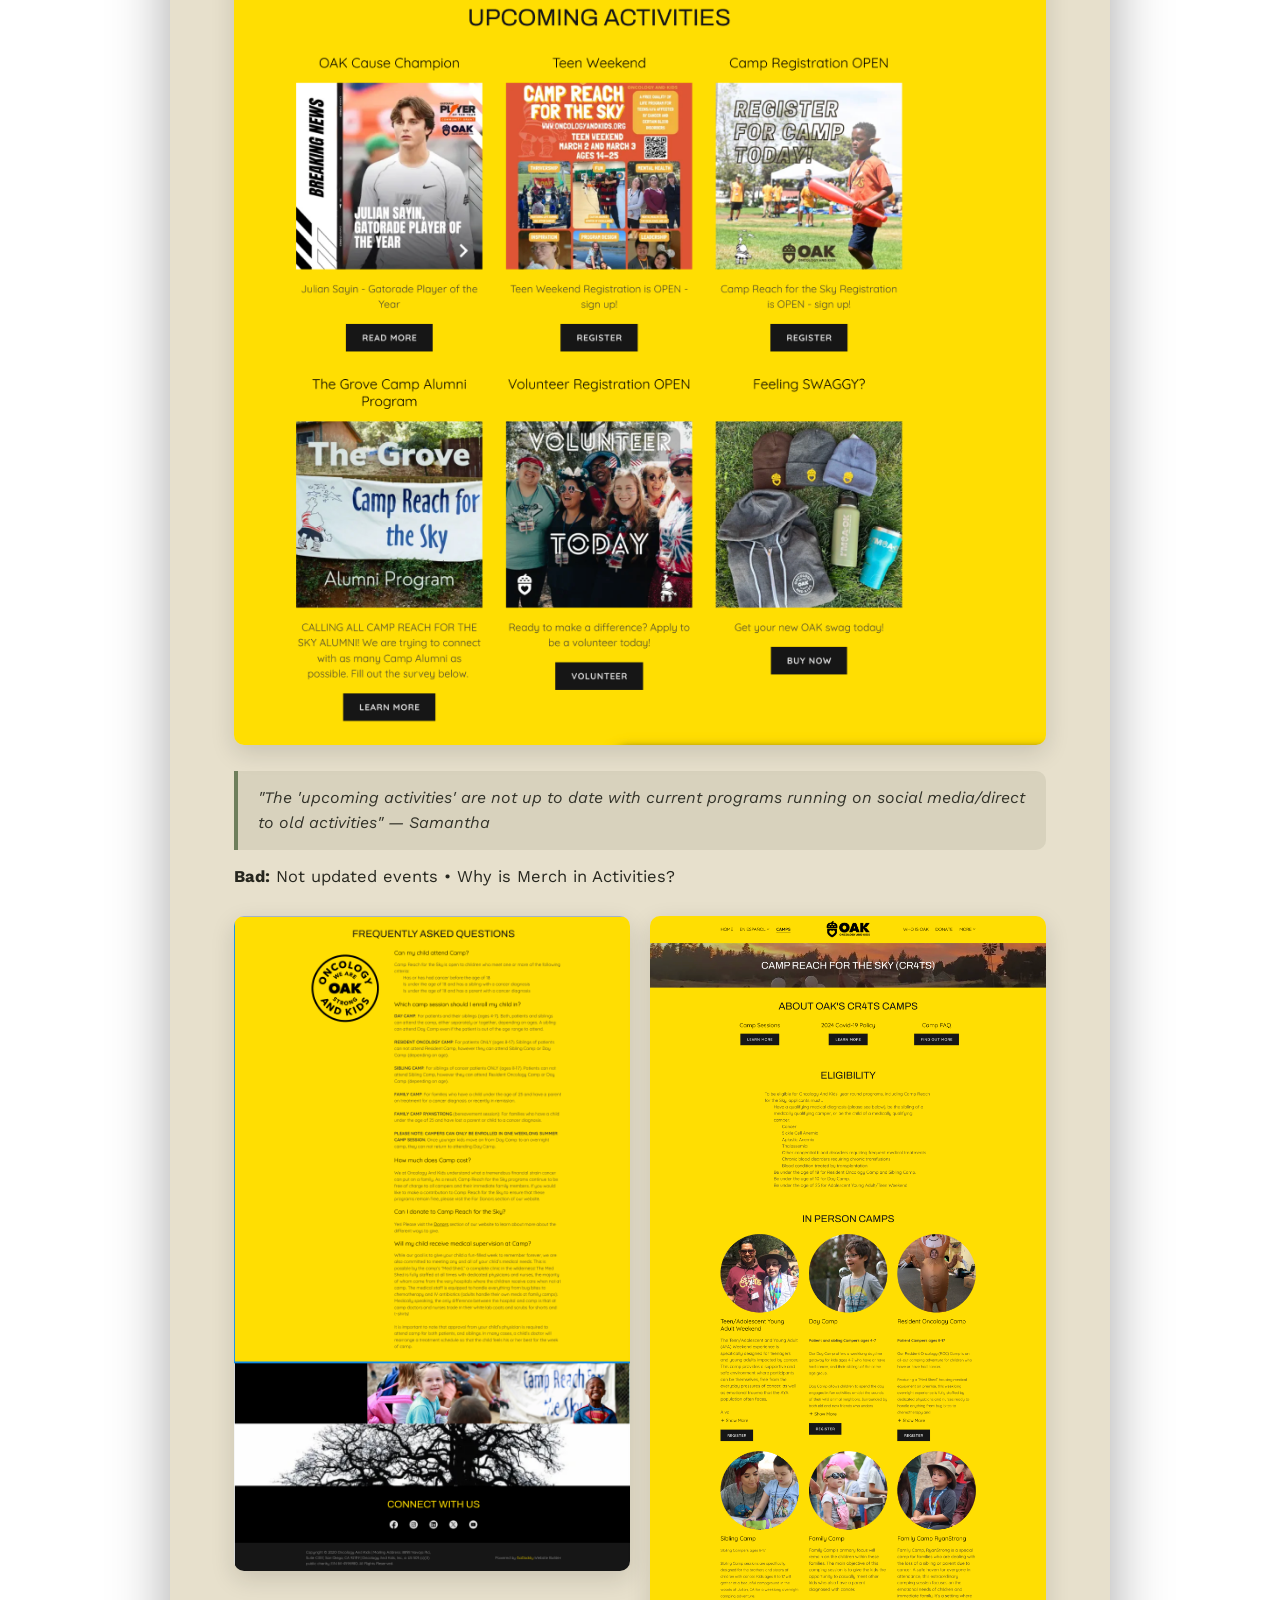
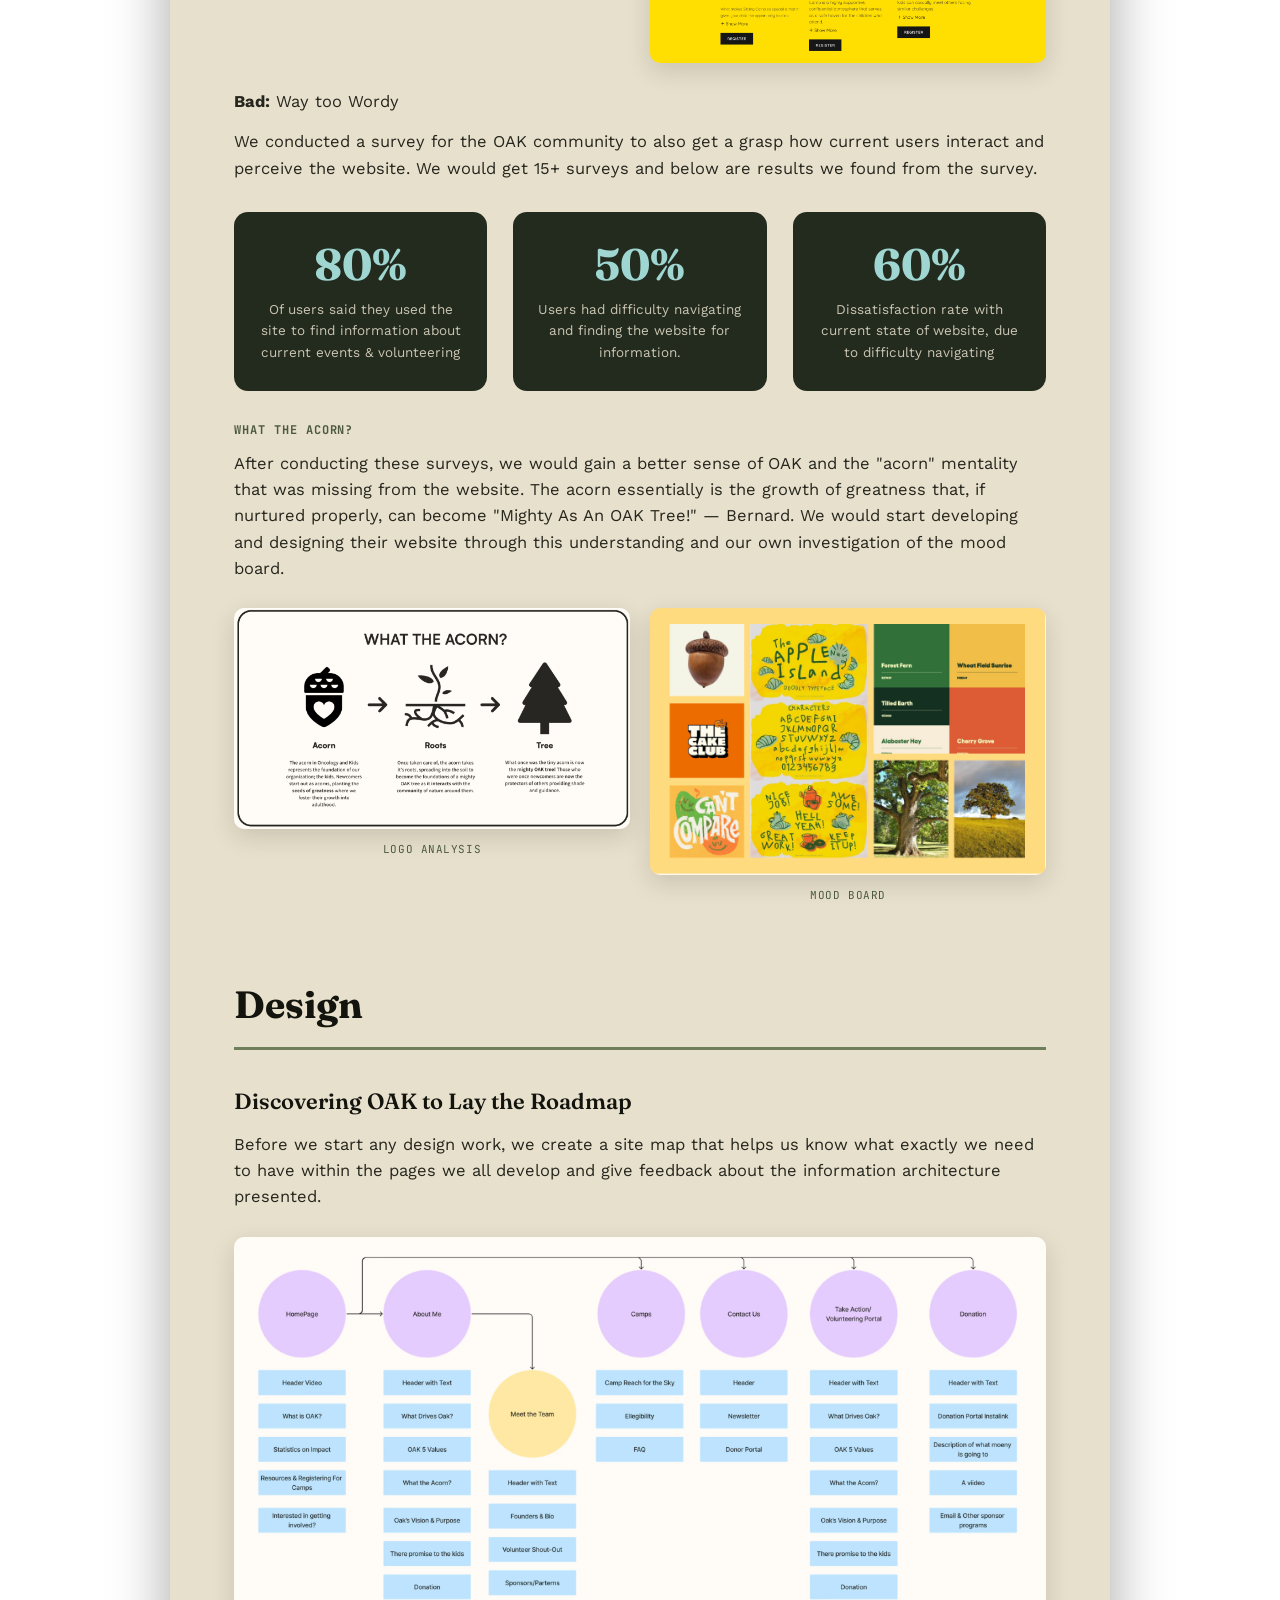
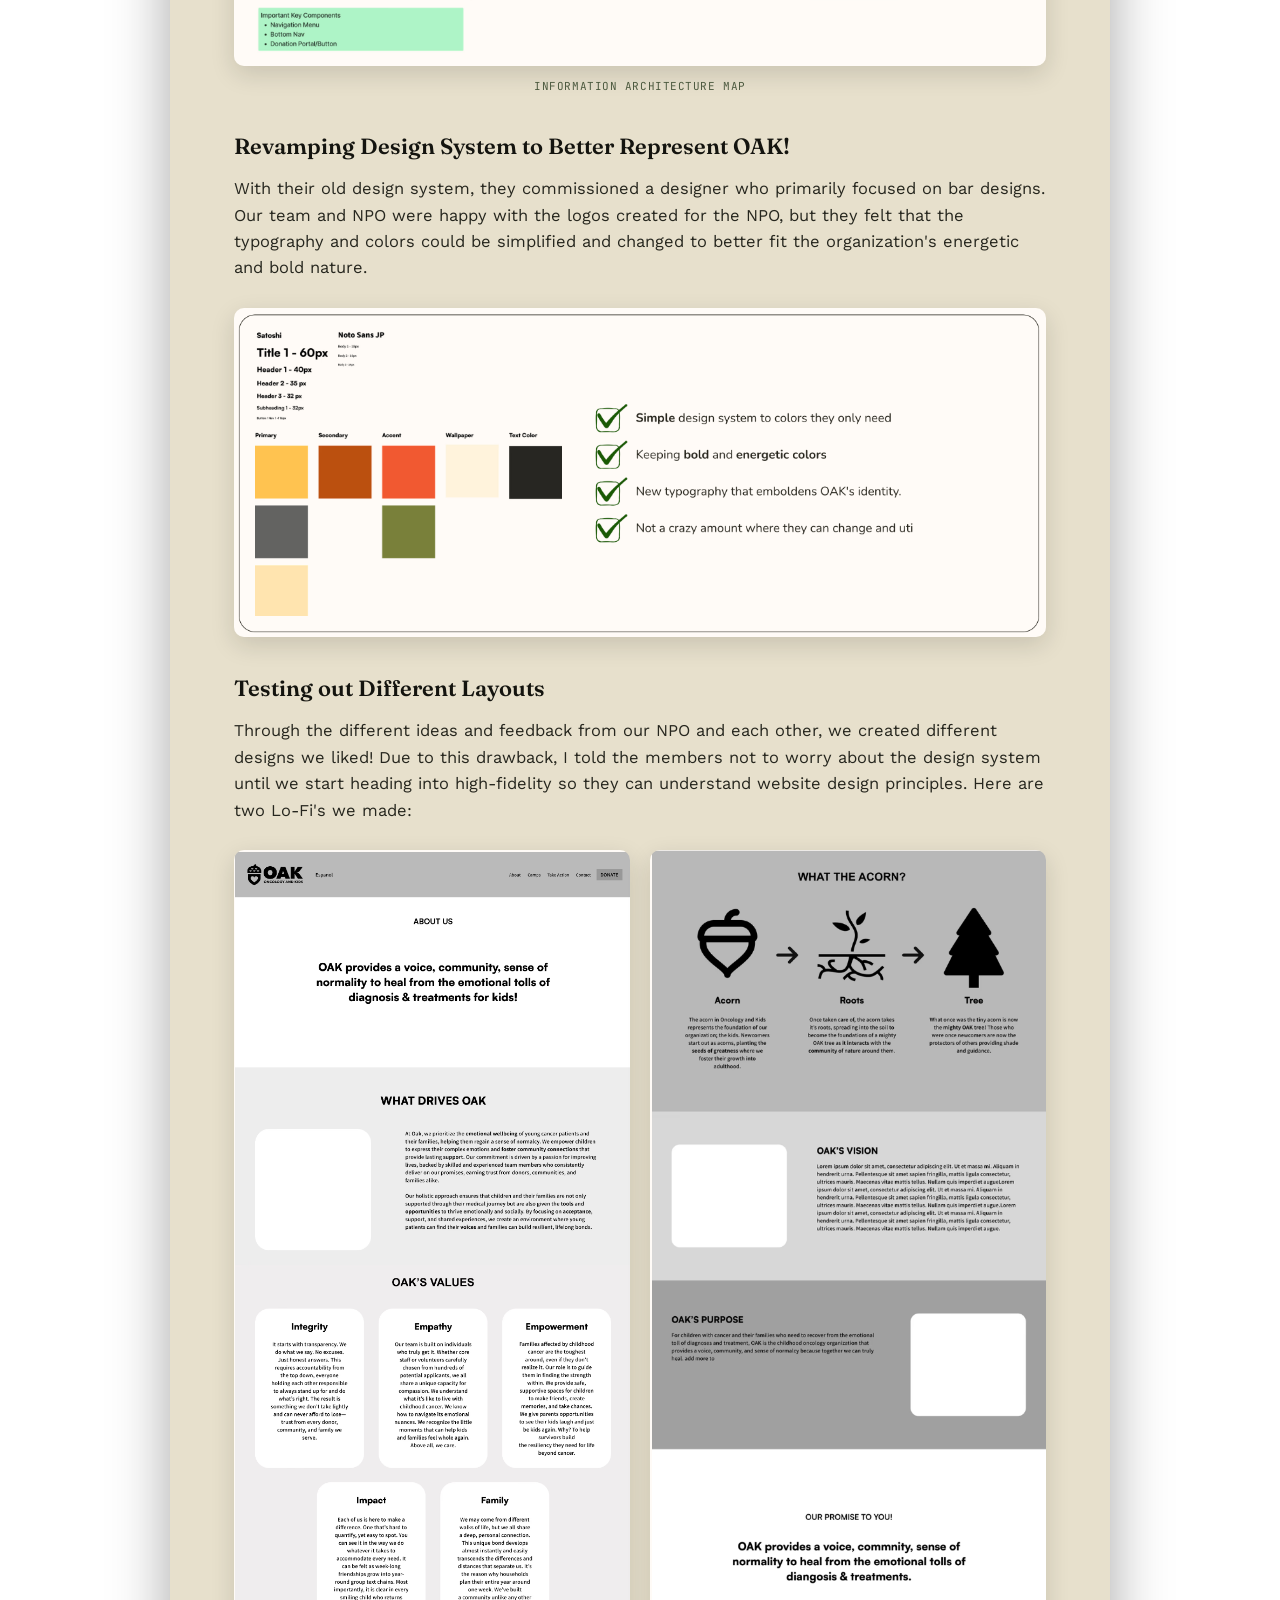
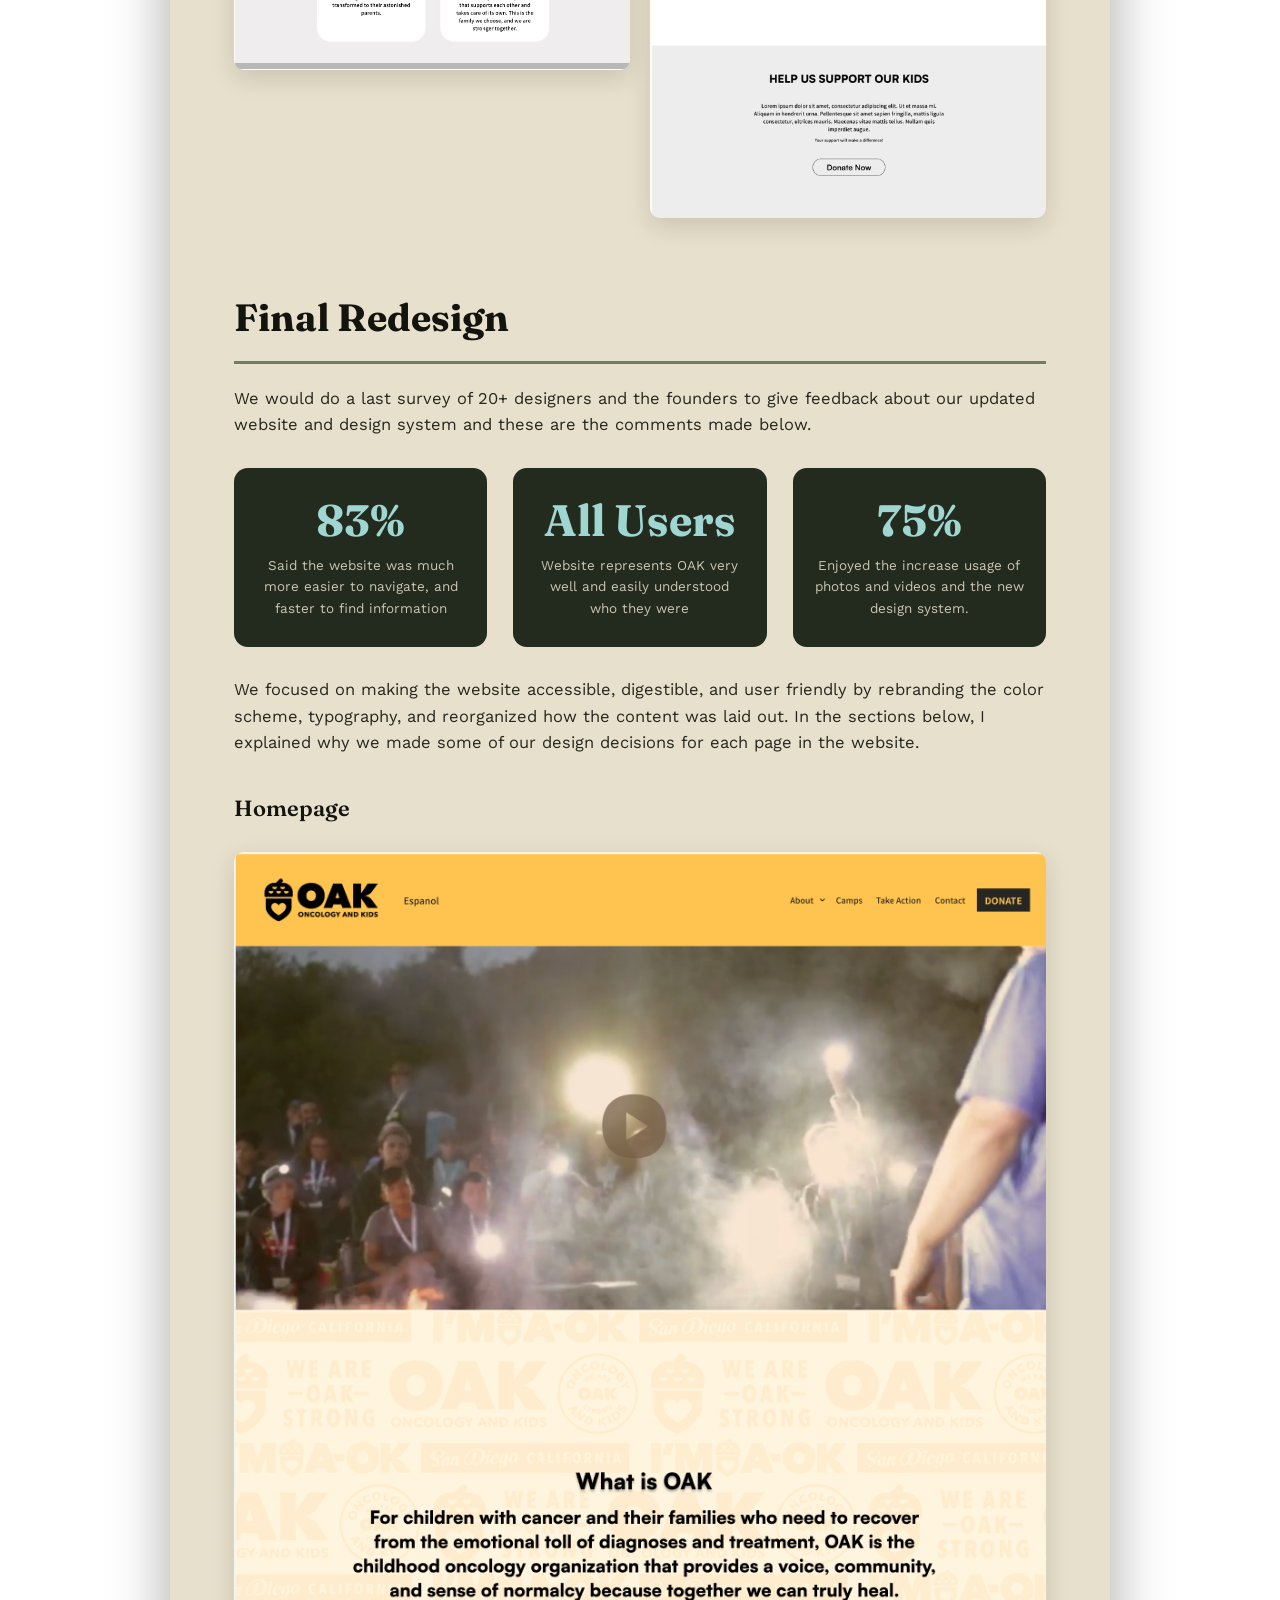
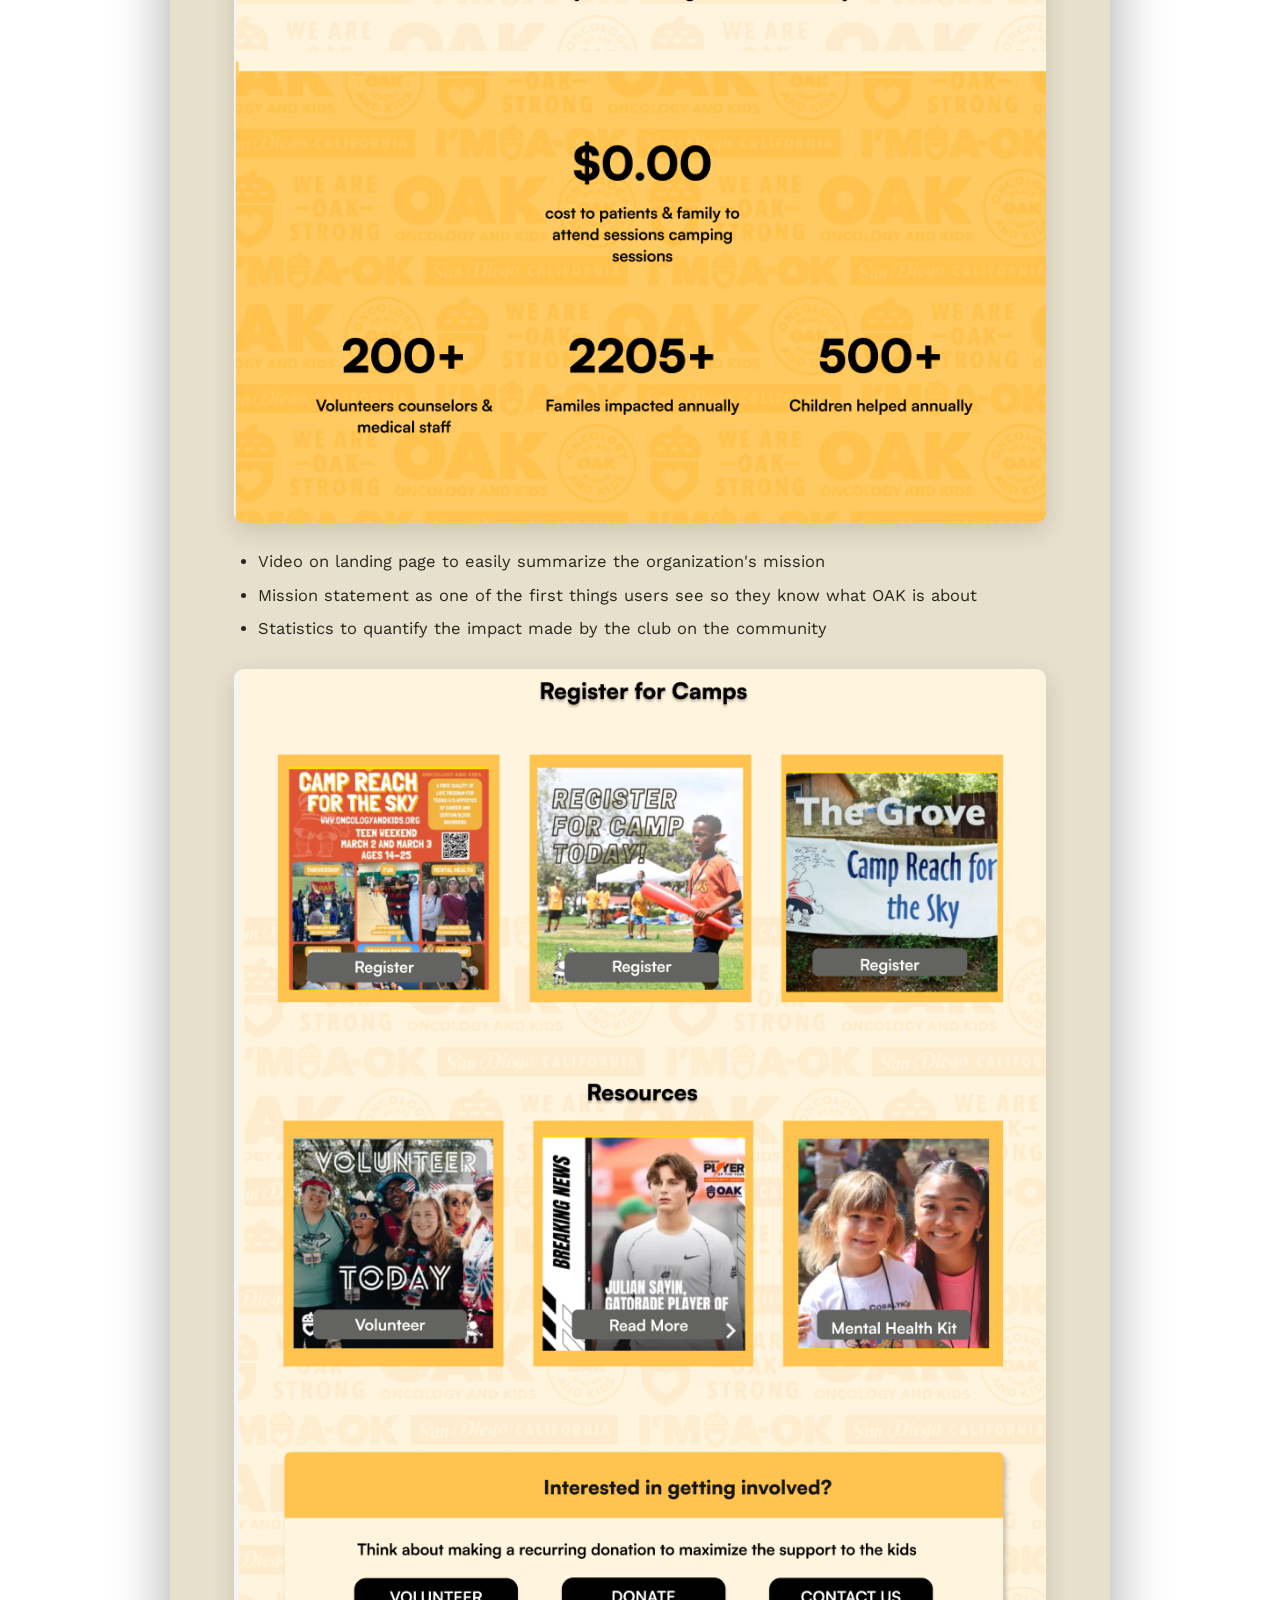
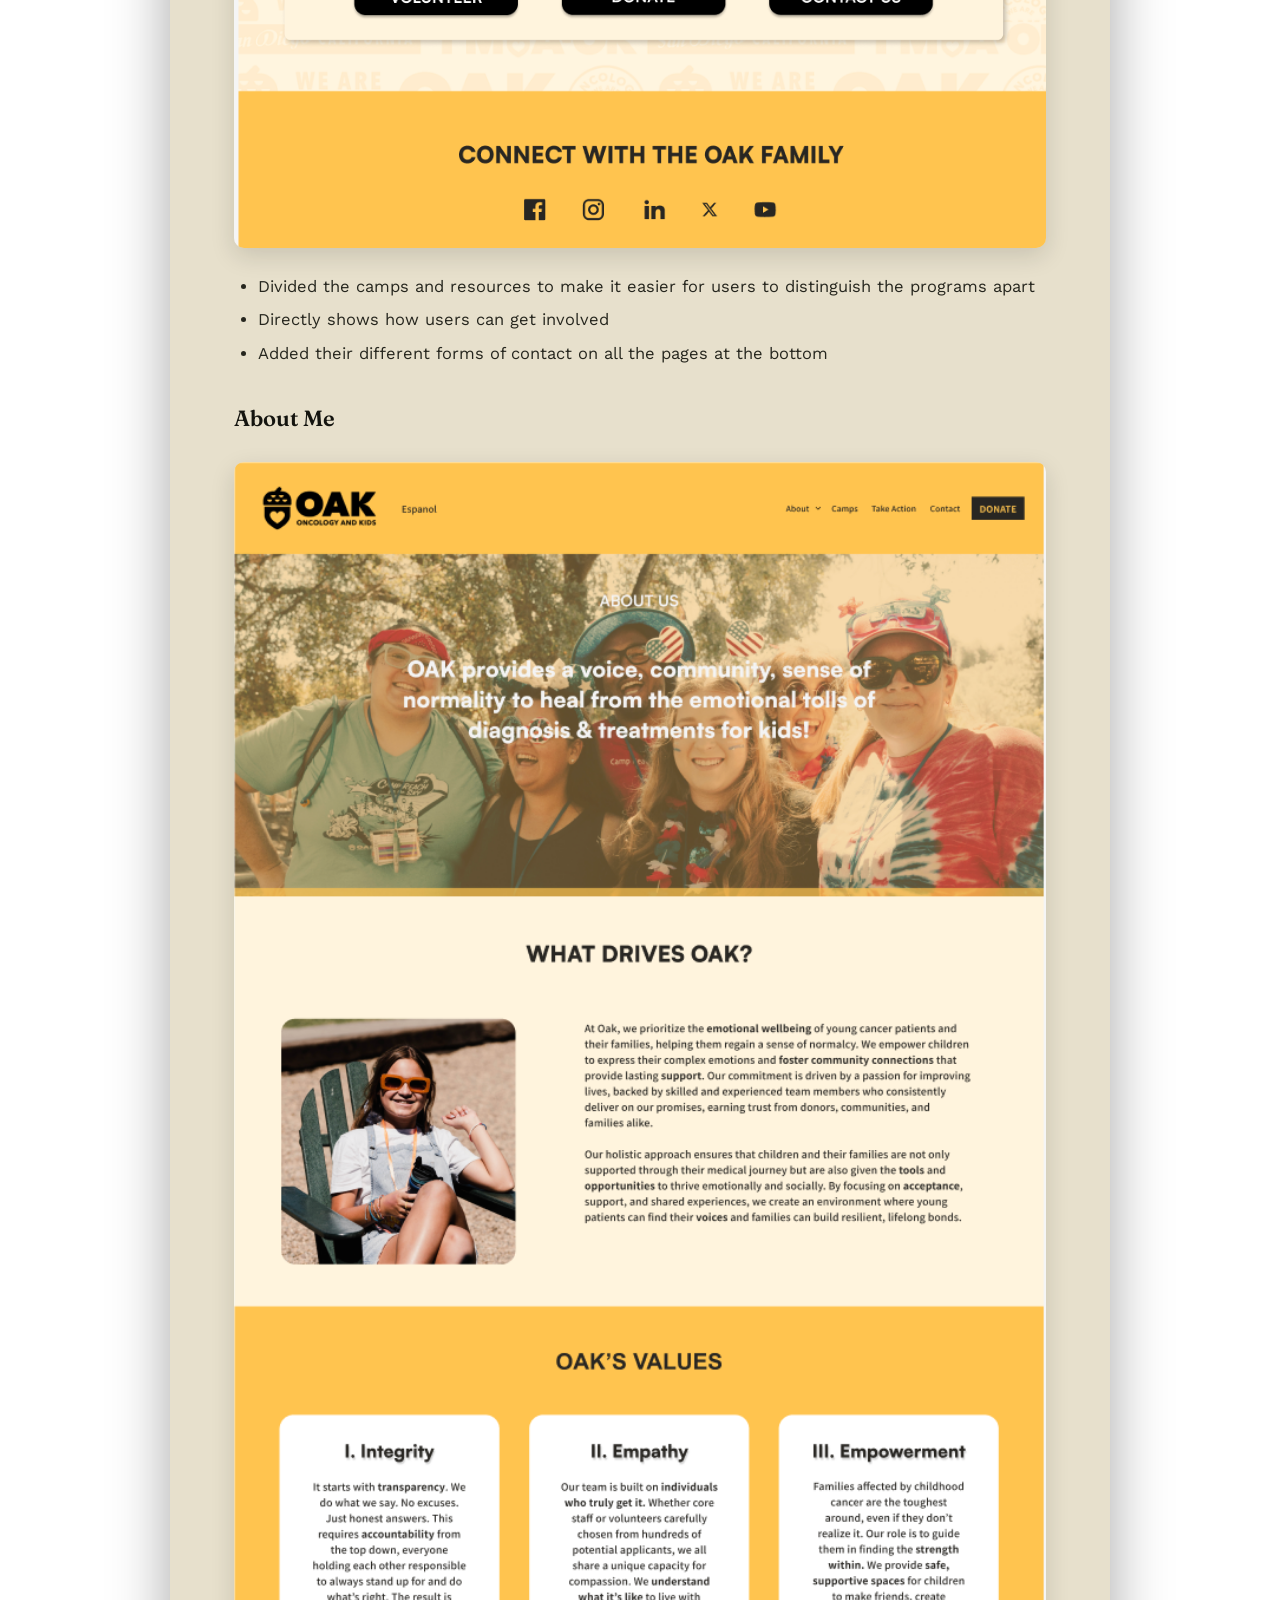
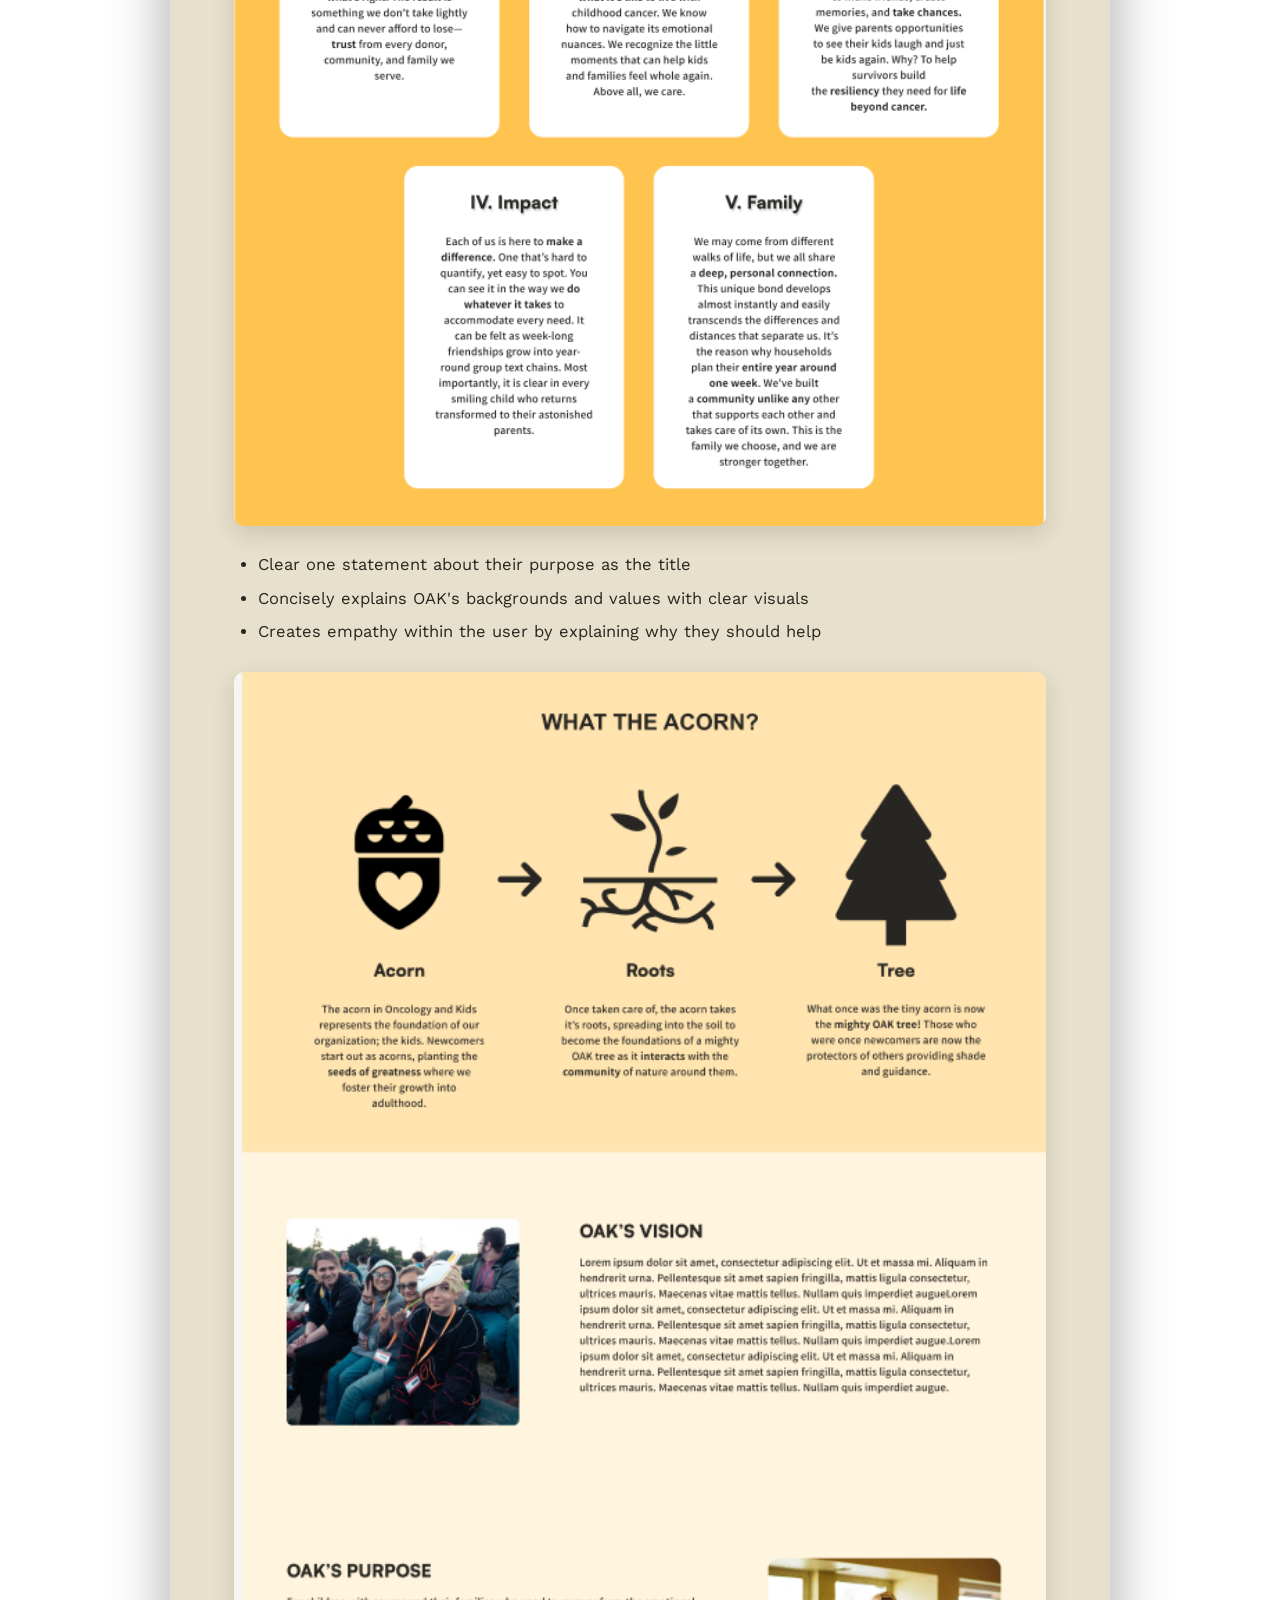
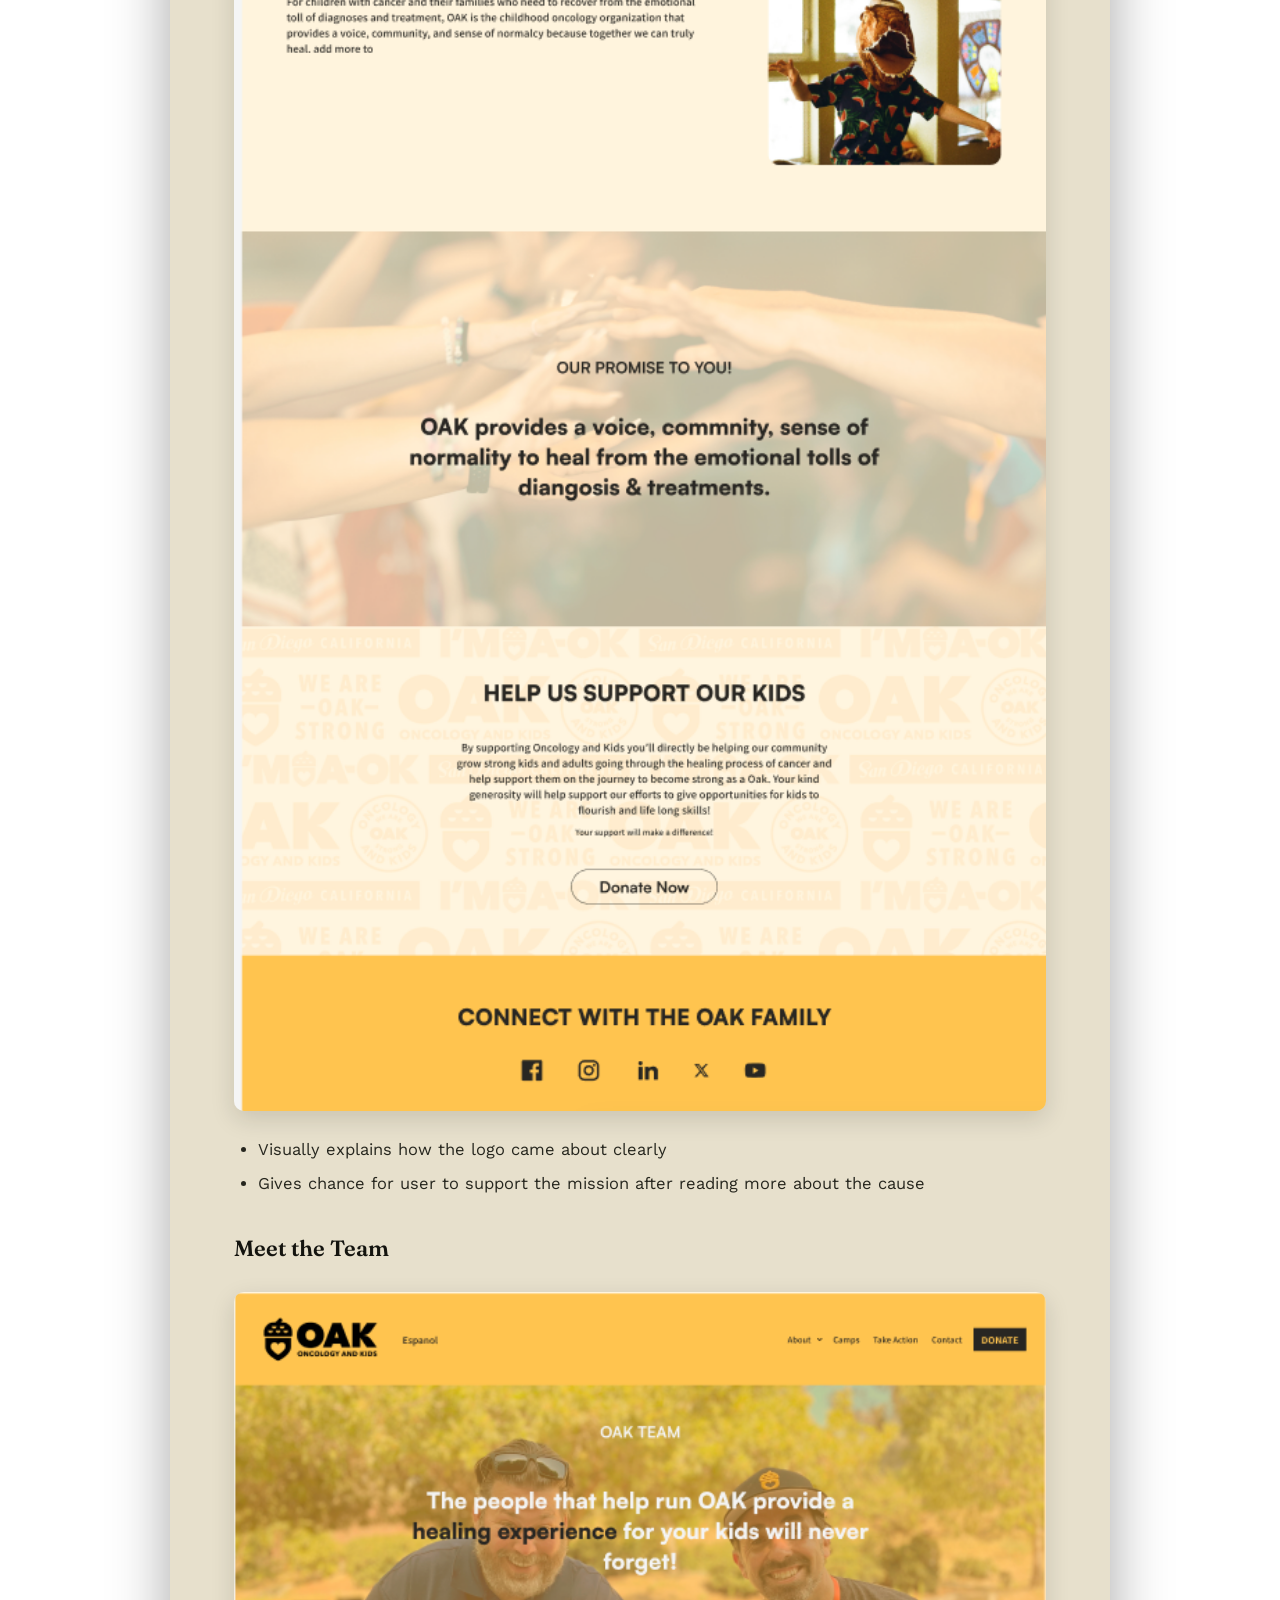
<file: oak-website-redesign.html>
<!DOCTYPE html>
<html lang="en">
<head>
  <meta charset="UTF-8" />
  <meta name="viewport" content="width=device-width, initial-scale=1.0" />
  <title>OAK Website Redesign | Sonakshi's Portfolio</title>
  <link rel="icon" href="assets/favicon.svg" type="image/svg+xml" />
  <link href="https://fonts.googleapis.com/css2?family=Fraunces:opsz,wght@9..144,400;9..144,600;9..144,700&family=JetBrains+Mono:wght@400;500;700&family=Work+Sans:wght@400;500&display=swap" rel="stylesheet" />
  <link rel="stylesheet" href="css/style.css" />
</head>
<body class="case-page">
  <header class="site-header">
    <div class="inner">
      <a class="logo" href="index.html">
        <span class="logo-vine-wrap">
          <svg class="logo-vine" viewBox="0 0 320 40" xmlns="http://www.w3.org/2000/svg" aria-hidden="true">
            <path d="M-2,22 C28,8 52,34 82,20 S128,6 162,24 S208,36 242,18 S278,8 324,22" fill="none" stroke="#4c5a3f" stroke-width="2.4" stroke-linecap="round"/>
            <path d="M-2,22 C28,8 52,34 82,20 S128,6 162,24 S208,36 242,18 S278,8 324,22" fill="none" stroke="#6f7f5c" stroke-width="1" stroke-linecap="round" opacity="0.55"/>
            <path d="M18,28 Q24,36 30,28 Q24,26 18,28" fill="#4c5a3f" opacity="0.8"/>
            <path d="M58,14 Q64,6 70,14 Q64,16 58,14" fill="#5a6b48"/>
            <path d="M118,28 Q124,20 130,28 Q124,30 118,28" fill="#6f7f5c"/>
            <path d="M168,10 Q174,2 180,10 Q174,12 168,10" fill="#5a6b48"/>
            <path d="M218,30 Q224,22 230,30 Q224,32 218,30" fill="#7a8f64"/>
            <path d="M268,12 Q274,4 280,12 Q274,14 268,12" fill="#5a6b48"/>
            <path d="M308,24 Q314,16 320,24 Q314,26 308,24" fill="#6f7f5c" opacity="0.85"/>
          </svg>
          <span class="logo-text">Sonakshi's Portfolio</span>
        </span>
      </a>
      <button class="nav-toggle" aria-label="Toggle navigation">&#9776;</button>
      <nav class="site-nav">
        <ul>
          <li><a href="index.html">HOME</a></li>
          <li><a href="about.html">ABOUT</a></li>
          <li><a href="published.html">PUBLISHED</a></li>
          <li><a href="contact.html">CONTACT</a></li>
        </ul>
      </nav>
    </div>
  </header>

  <main>
    <div class="case-hero">
      <div class="inner">
        <h1>OAK Website Redesign</h1>
        <div class="case-meta">
          <div class="item"><h4>Role</h4><p>Designer (Team of four)</p></div>
          <div class="item"><h4>Timeline</h4><p>January 2024 - June 2024</p></div>
          <div class="item"><h4>Deliverables</h4><p>Mental Health Toolkits<br />Website Redesign Handoff<br />Design System</p></div>
          <div class="item"><h4>Skills</h4><p>Webdesign<br />User Research<br />Design System<br />Visual Design</p></div>
          <div class="item"><h4>Tools</h4><p>Figma</p></div>
        </div>
      </div>
    </div>

    <div class="case-body">
      <figure><img src="assets/fb96c1_2fbebcdda38d4984a3e1c0124d959570.png" alt="OAK redesign cover" /></figure>

      <section>
        <h2>Context</h2>
        <p>Oncology &amp; Kids (OAK) is a non-profit organization that aims to provide a voice, community, and a sense of normalcy to children with cancer and their families who bear the emotional toll of diagnosis and treatment. I was one of two designers in our overall group of four.</p>
        <h3>Goal</h3>
        <p><strong>How can we reimagine Oncology &amp; Kids identity to better represent their organizations mission &amp; appeal to a more general audience with the assets they don&rsquo;t utilize?</strong></p>
      </section>

      <section>
        <h2>Research</h2>
        <h3>Understanding OAK &amp; General User Sphere</h3>
        <p>Our team performed a website audit of their original website to get an understanding of what other people think of the current website. We surveyed about 20+ people to give us feedback about the website.</p>

        <h4>Old Website Homepage</h4>
        <figure><img src="assets/fb96c1_4c1e2e1a0c1b4b9ba63977ef04e2e4f4.png" alt="Old website homepage" /></figure>
        <blockquote>"Really interesting colors, inviting header" &mdash; Bernard</blockquote>
        <p><strong>Good:</strong> Spanish Option and Strong Intro</p>
        <figure><img src="assets/fb96c1_5d70dcffd2a044d0b84d802e42e90303.png" alt="Old website activities section" /></figure>
        <blockquote>"The 'upcoming activities' are not up to date with current programs running on social media/direct to old activities" &mdash; Samantha</blockquote>
        <p><strong>Bad:</strong> Not updated events &bull; Why is Merch in Activities?</p>
        <div class="img-pair">
          <figure><img src="assets/fb96c1_b9b9ee903f44416dbe3931742dd1ca1e.png" alt="Old website audit note" /></figure>
          <figure><img src="assets/fb96c1_972a04dbe3154f2fbc30b0893904915e.png" alt="Old website audit note" /></figure>
        </div>
        <p><strong>Bad:</strong> Way too Wordy</p>

        <p>We conducted a survey for the OAK community to also get a grasp how current users interact and perceive the website. We would get 15+ surveys and below are results we found from the survey.</p>
        <div class="stat-row">
          <div class="stat"><div class="num">80%</div><p>Of users said they used the site to find information about current events &amp; volunteering</p></div>
          <div class="stat"><div class="num">50%</div><p>Users had difficulty navigating and finding the website for information.</p></div>
          <div class="stat"><div class="num">60%</div><p>Dissatisfaction rate with current state of website, due to difficulty navigating</p></div>
        </div>

        <h4>What the Acorn?</h4>
        <p>After conducting these surveys, we would gain a better sense of OAK and the "acorn" mentality that was missing from the website. The acorn essentially is the growth of greatness that, if nurtured properly, can become "Mighty As An OAK Tree!" &mdash; Bernard. We would start developing and designing their website through this understanding and our own investigation of the mood board.</p>
        <div class="img-pair">
          <figure><img src="assets/fb96c1_7c4cb5b8405e493f9c3881fc2940c7f8.png" alt="Logo analysis" /><figcaption>Logo Analysis</figcaption></figure>
          <figure><img src="assets/fb96c1_b7c05ff350d441228f06d499186ac904.png" alt="Mood board" /><figcaption>Mood Board</figcaption></figure>
        </div>
      </section>

      <section>
        <h2>Design</h2>
        <h3>Discovering OAK to Lay the Roadmap</h3>
        <p>Before we start any design work, we create a site map that helps us know what exactly we need to have within the pages we all develop and give feedback about the information architecture presented.</p>
        <figure><img src="assets/fb96c1_a00345f590734f6e9740a860f9c8108a.png" alt="Information architecture map" /><figcaption>Information Architecture Map</figcaption></figure>

        <h3>Revamping Design System to Better Represent OAK!</h3>
        <p>With their old design system, they commissioned a designer who primarily focused on bar designs. Our team and NPO were happy with the logos created for the NPO, but they felt that the typography and colors could be simplified and changed to better fit the organization's energetic and bold nature.</p>
        <figure><img src="assets/fb96c1_7f863e995f084301b86d5427b28a3437.png" alt="Design system" /></figure>

        <h3>Testing out Different Layouts</h3>
        <p>Through the different ideas and feedback from our NPO and each other, we created different designs we liked! Due to this drawback, I told the members not to worry about the design system until we start heading into high-fidelity so they can understand website design principles. Here are two Lo-Fi's we made:</p>
        <div class="img-pair">
          <figure><img src="assets/fb96c1_135397f492b046d486fd1a3a2d8d8eb5.png" alt="Lo-fi layout 1" /></figure>
          <figure><img src="assets/fb96c1_ff5c06932975468190b8e96dd68373e2.png" alt="Lo-fi layout 2" /></figure>
        </div>
      </section>

      <section>
        <h2>Final Redesign</h2>
        <p>We would do a last survey of 20+ designers and the founders to give feedback about our updated website and design system and these are the comments made below.</p>
        <div class="stat-row">
          <div class="stat"><div class="num">83%</div><p>Said the website was much more easier to navigate, and faster to find information</p></div>
          <div class="stat"><div class="num">All Users</div><p>Website represents OAK very well and easily understood who they were</p></div>
          <div class="stat"><div class="num">75%</div><p>Enjoyed the increase usage of photos and videos and the new design system.</p></div>
        </div>
        <p>We focused on making the website accessible, digestible, and user friendly by rebranding the color scheme, typography, and reorganized how the content was laid out. In the sections below, I explained why we made some of our design decisions for each page in the website.</p>

        <h3>Homepage</h3>
        <figure><img src="assets/fb96c1_94e537d28d144a6aa485b15d0e379ddb.png" alt="New homepage" /></figure>
        <ul>
          <li>Video on landing page to easily summarize the organization's mission</li>
          <li>Mission statement as one of the first things users see so they know what OAK is about</li>
          <li>Statistics to quantify the impact made by the club on the community</li>
        </ul>
        <figure><img src="assets/fb96c1_31cc2369be964c04b2483b2e2f409d04.png" alt="New homepage sections" /></figure>
        <ul>
          <li>Divided the camps and resources to make it easier for users to distinguish the programs apart</li>
          <li>Directly shows how users can get involved</li>
          <li>Added their different forms of contact on all the pages at the bottom</li>
        </ul>

        <h3>About Me</h3>
        <figure><img src="assets/fb96c1_678e065989a54a4cb00b72c3c08d0c19.png" alt="About page" /></figure>
        <ul>
          <li>Clear one statement about their purpose as the title</li>
          <li>Concisely explains OAK's backgrounds and values with clear visuals</li>
          <li>Creates empathy within the user by explaining why they should help</li>
        </ul>
        <figure><img src="assets/fb96c1_cc4dd28dda9c42f69c420c74d80a4b8a.png" alt="About page logo section" /></figure>
        <ul>
          <li>Visually explains how the logo came about clearly</li>
          <li>Gives chance for user to support the mission after reading more about the cause</li>
        </ul>

        <h3>Meet the Team</h3>
        <figure><img src="assets/fb96c1_176c0607e80f491ba454ebe74c48e0ef.png" alt="Meet the team page" /></figure>
        <ul>
          <li>Clearly highlights the founders and provides pictures unlike before</li>
          <li>Shows users that volunteers are appreciated too to highlight that this is a great place to get involved</li>
        </ul>
        <figure><img src="assets/fb96c1_ce2f5af16aa649beb628e2c7ba46d7c1.png" alt="Partners section" /></figure>
        <ul>
          <li>Clearly shows the partners</li>
          <li>Consistently gives users a chance to get involved in order to grow their organization</li>
        </ul>

        <h3>Donate</h3>
        <figure><img src="assets/fb96c1_9ce43cb4b692401d97c9baeb05322e7b.png" alt="Donate page" /></figure>
        <ul>
          <li>Directly explains where the donation will be going towards</li>
          <li>Provides chance to donate on the website directly</li>
        </ul>
        <figure><img src="assets/fb96c1_b630e2c8b9d445599a5b901445ff6d2f.png" alt="Sponsorship section" /></figure>
        <ul>
          <li>Allows for sponsorships to be more accessible rather than people having to email the company</li>
        </ul>

        <h3>Camps</h3>
        <figure><img src="assets/fb96c1_b3f9deb44536419e9fa6528e8eaa9db8.png" alt="Camps page" /></figure>
        <ul>
          <li>Provides a separate tab for all the programs to be listed out</li>
          <li>Eligibility and FAQ clearly displayed rather than an unorganized block of text</li>
        </ul>
        <figure><img src="assets/fb96c1_4516ec817bf7445fb7fc22891b9032af.png" alt="Camps FAQ" /></figure>

        <h3>Camp Details</h3>
        <figure><img src="assets/fb96c1_b619a4d8e8be41719c13ecc12c027d7c.png" alt="Camp details page" /></figure>
        <ul>
          <li>Clicking on a program pops up a separate page with more information and qualification for the project</li>
          <li>Direct link for registration provided</li>
        </ul>

        <h3>Contact</h3>
        <figure><img src="assets/fb96c1_f4f4113feb75495db51efb53c1342812.png" alt="Contact page" /></figure>
        <ul>
          <li>Clear dates provided for volunteer registration</li>
          <li>Logo clearly demonstrate the purpose of the links</li>
        </ul>

        <h3>Volunteer</h3>
        <figure><img src="assets/fb96c1_57c1c5847f64455f9188ba01c0a08d68.png" alt="Volunteer page" /></figure>
        <ul>
          <li>Gives different modes for users to stay in contact</li>
          <li>Logo clearly demonstrate the purpose of the links</li>
          <li>Makes users feel cared for as OAK strives for inclusivity</li>
        </ul>
      </section>

      <section>
        <h2>Conclusion &amp; Personal Insights</h2>
        <h4>Personal Contribution</h4>
        <p>I created the homepage, camp details, donate, and contact us. As a group, we collaborated and edited all the pages together to make sure we were all in agreement.</p>

        <h4>Future for OAK &amp; Handing Off Website Redesign</h4>
        <p>At the end of our project, we hand them these designs and a new design system for them to implement in the future on their squarespace! It was absolutely amazing to work with this communicative and positive NPO. I truly learned a lot as a designer on this team and I am excited to see the website when OAK implements it.</p>

        <h4>Reflection</h4>
        <p><strong>In Adversity, Communication is Key!</strong></p>
        <p>Working on a long-term design project as part of a team was a valuable learning experience, especially as we faced challenges like losing two designers along the way. Some team members contributed more than others, making it difficult to meet our expectations. This experience taught me the importance of setting clear expectations and deadlines from the start to ensure accountability and prevent complacency. Additionally, I realized how crucial open communication and transparency are between our team and the NPO to align expectations and establish more realistic deadlines.</p>
      </section>
    </div>

    <nav class="case-nav">
      <a href="beli-redesign.html">&larr; Previous Project</a>
      <a href="ez-events.html">Next Project &rarr;</a>
    </nav>
  </main>

  <footer class="site-footer">
    <div class="inner">
      <span>&copy; Sonakshi Mohanty</span>
      <nav>
        <a href="index.html">Home</a>
        <a href="about.html">About</a>
        <a href="contact.html">Contact</a>
      </nav>
    </div>
  </footer>

  <script src="js/main.js"></script>
</body>
</html>
</file>
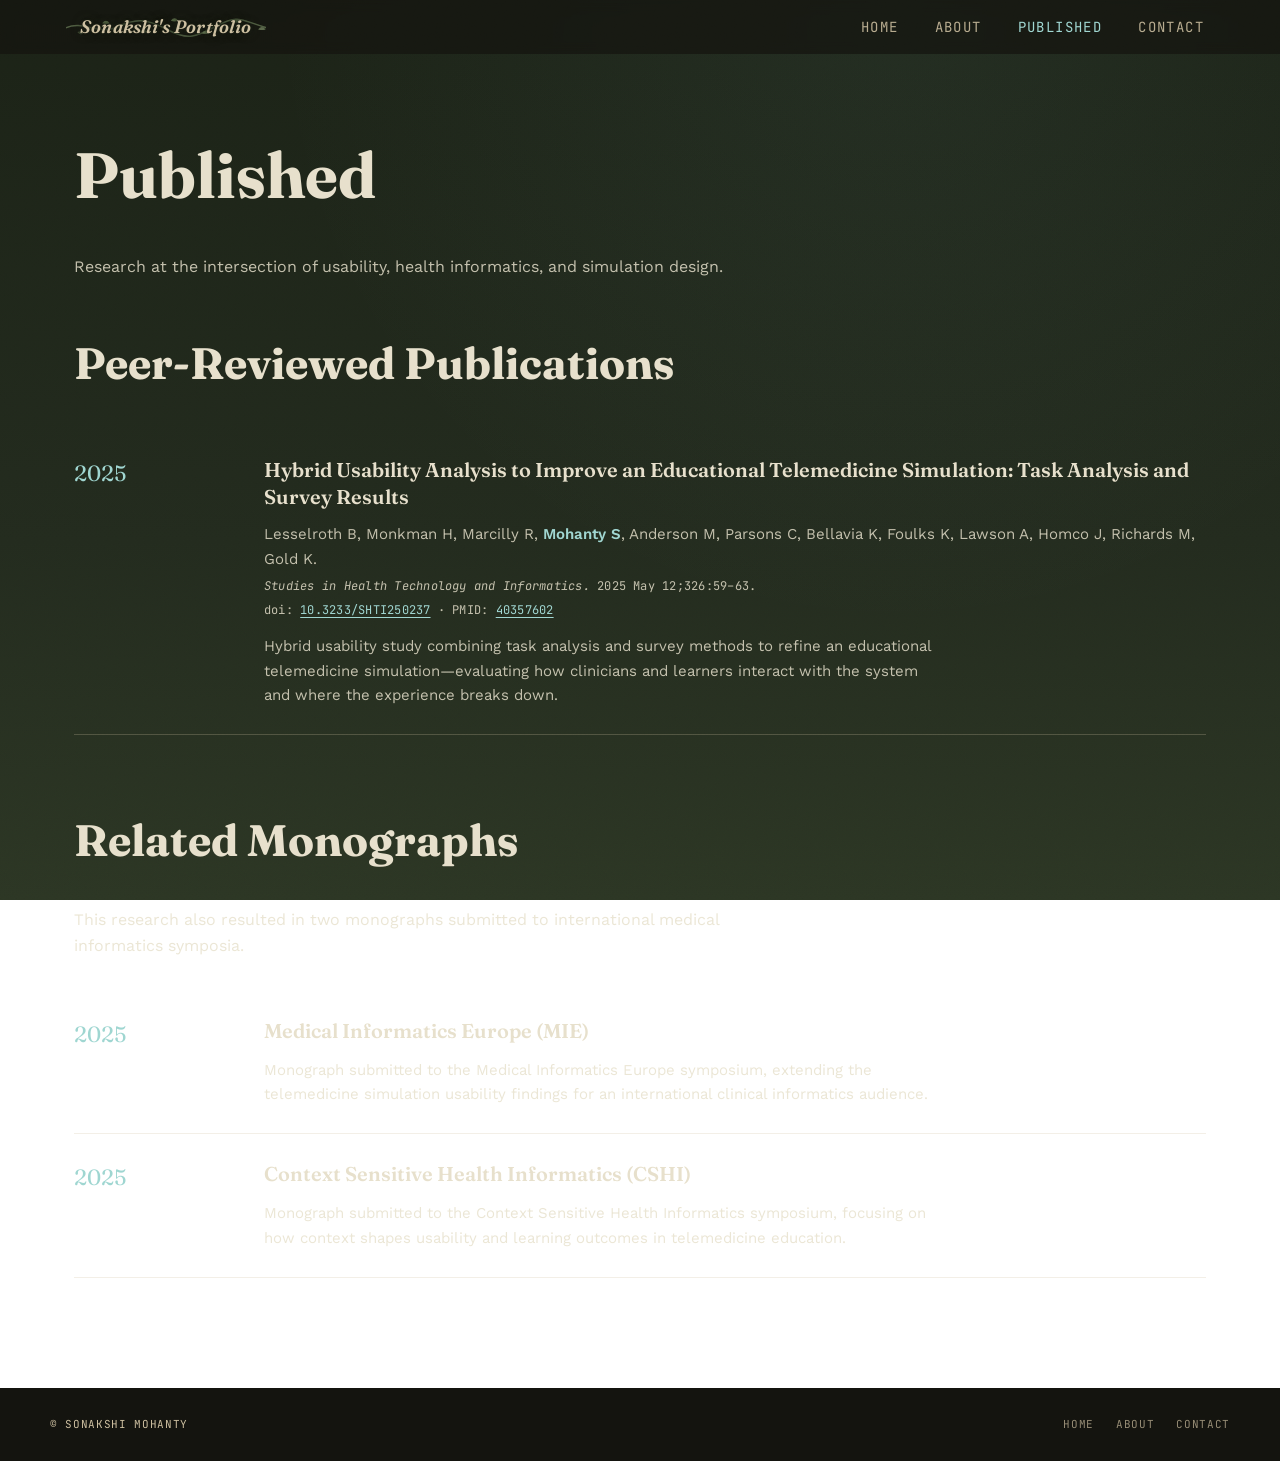
<file: published.html>
<!DOCTYPE html>
<html lang="en">
<head>
  <meta charset="UTF-8" />
  <meta name="viewport" content="width=device-width, initial-scale=1.0" />
  <title>PUBLISHED | Sonakshi's Portfolio</title>
  <link rel="icon" href="assets/favicon.svg" type="image/svg+xml" />
  <link href="https://fonts.googleapis.com/css2?family=Fraunces:opsz,wght@9..144,400;9..144,600;9..144,700&family=JetBrains+Mono:wght@400;500;700&family=Work+Sans:wght@400;500&display=swap" rel="stylesheet" />
  <link rel="stylesheet" href="css/style.css" />
</head>
<body>
  <header class="site-header">
    <div class="inner">
      <a class="logo" href="index.html">
        <span class="logo-vine-wrap">
          <svg class="logo-vine" viewBox="0 0 320 40" xmlns="http://www.w3.org/2000/svg" aria-hidden="true">
            <path d="M-2,22 C28,8 52,34 82,20 S128,6 162,24 S208,36 242,18 S278,8 324,22" fill="none" stroke="#4c5a3f" stroke-width="2.4" stroke-linecap="round"/>
            <path d="M-2,22 C28,8 52,34 82,20 S128,6 162,24 S208,36 242,18 S278,8 324,22" fill="none" stroke="#6f7f5c" stroke-width="1" stroke-linecap="round" opacity="0.55"/>
            <path d="M18,28 Q24,36 30,28 Q24,26 18,28" fill="#4c5a3f" opacity="0.8"/>
            <path d="M58,14 Q64,6 70,14 Q64,16 58,14" fill="#5a6b48"/>
            <path d="M118,28 Q124,20 130,28 Q124,30 118,28" fill="#6f7f5c"/>
            <path d="M168,10 Q174,2 180,10 Q174,12 168,10" fill="#5a6b48"/>
            <path d="M218,30 Q224,22 230,30 Q224,32 218,30" fill="#7a8f64"/>
            <path d="M268,12 Q274,4 280,12 Q274,14 268,12" fill="#5a6b48"/>
            <path d="M308,24 Q314,16 320,24 Q314,26 308,24" fill="#6f7f5c" opacity="0.85"/>
          </svg>
          <span class="logo-text">Sonakshi's Portfolio</span>
        </span>
      </a>
      <button class="nav-toggle" aria-label="Toggle navigation">&#9776;</button>
      <nav class="site-nav">
        <ul>
          <li><a href="index.html">HOME</a></li>
          <li><a href="about.html">ABOUT</a></li>
          <li><a class="active" href="published.html">PUBLISHED</a></li>
          <li><a href="contact.html">CONTACT</a></li>
        </ul>
      </nav>
    </div>
  </header>

  <main class="page">
    <h1 class="page-title">Published</h1>
    <p style="max-width:720px; margin-bottom: 48px;">Research at the intersection of usability, health informatics, and simulation design.</p>

    <section>
      <h2 class="section-heading">Peer-Reviewed Publications</h2>

      <article class="edu-item pub-item">
        <div class="years">2025</div>
        <div>
          <h3>Hybrid Usability Analysis to Improve an Educational Telemedicine Simulation: Task Analysis and Survey Results</h3>
          <p class="citation">
            Lesselroth B, Monkman H, Marcilly R, <strong>Mohanty S</strong>, Anderson M, Parsons C, Bellavia K, Foulks K, Lawson A, Homco J, Richards M, Gold K.
          </p>
          <p class="citation-meta"><em>Studies in Health Technology and Informatics.</em> 2025 May 12;326:59&ndash;63.</p>
          <p class="citation-meta">doi: <a href="https://doi.org/10.3233/SHTI250237" target="_blank" rel="noopener noreferrer">10.3233/SHTI250237</a> &middot; PMID: <a href="https://pubmed.ncbi.nlm.nih.gov/40357602/" target="_blank" rel="noopener noreferrer">40357602</a></p>
          <p class="pub-summary">Hybrid usability study combining task analysis and survey methods to refine an educational telemedicine simulation&mdash;evaluating how clinicians and learners interact with the system and where the experience breaks down.</p>
        </div>
      </article>
    </section>

    <section style="margin-top: 70px;">
      <h2 class="section-heading">Related Monographs</h2>
      <p style="max-width:720px; margin-bottom: 32px;">This research also resulted in two monographs submitted to international medical informatics symposia.</p>

      <div class="edu-item pub-item">
        <div class="years">2025</div>
        <div>
          <h3>Medical Informatics Europe (MIE)</h3>
          <p class="pub-summary">Monograph submitted to the Medical Informatics Europe symposium, extending the telemedicine simulation usability findings for an international clinical informatics audience.</p>
        </div>
      </div>

      <div class="edu-item pub-item">
        <div class="years">2025</div>
        <div>
          <h3>Context Sensitive Health Informatics (CSHI)</h3>
          <p class="pub-summary">Monograph submitted to the Context Sensitive Health Informatics symposium, focusing on how context shapes usability and learning outcomes in telemedicine education.</p>
        </div>
      </div>
    </section>
  </main>

  <footer class="site-footer">
    <div class="inner">
      <span>&copy; Sonakshi Mohanty</span>
      <nav>
        <a href="index.html">Home</a>
        <a href="about.html">About</a>
        <a href="contact.html">Contact</a>
      </nav>
    </div>
  </footer>

  <script src="js/main.js"></script>
</body>
</html>
</file>
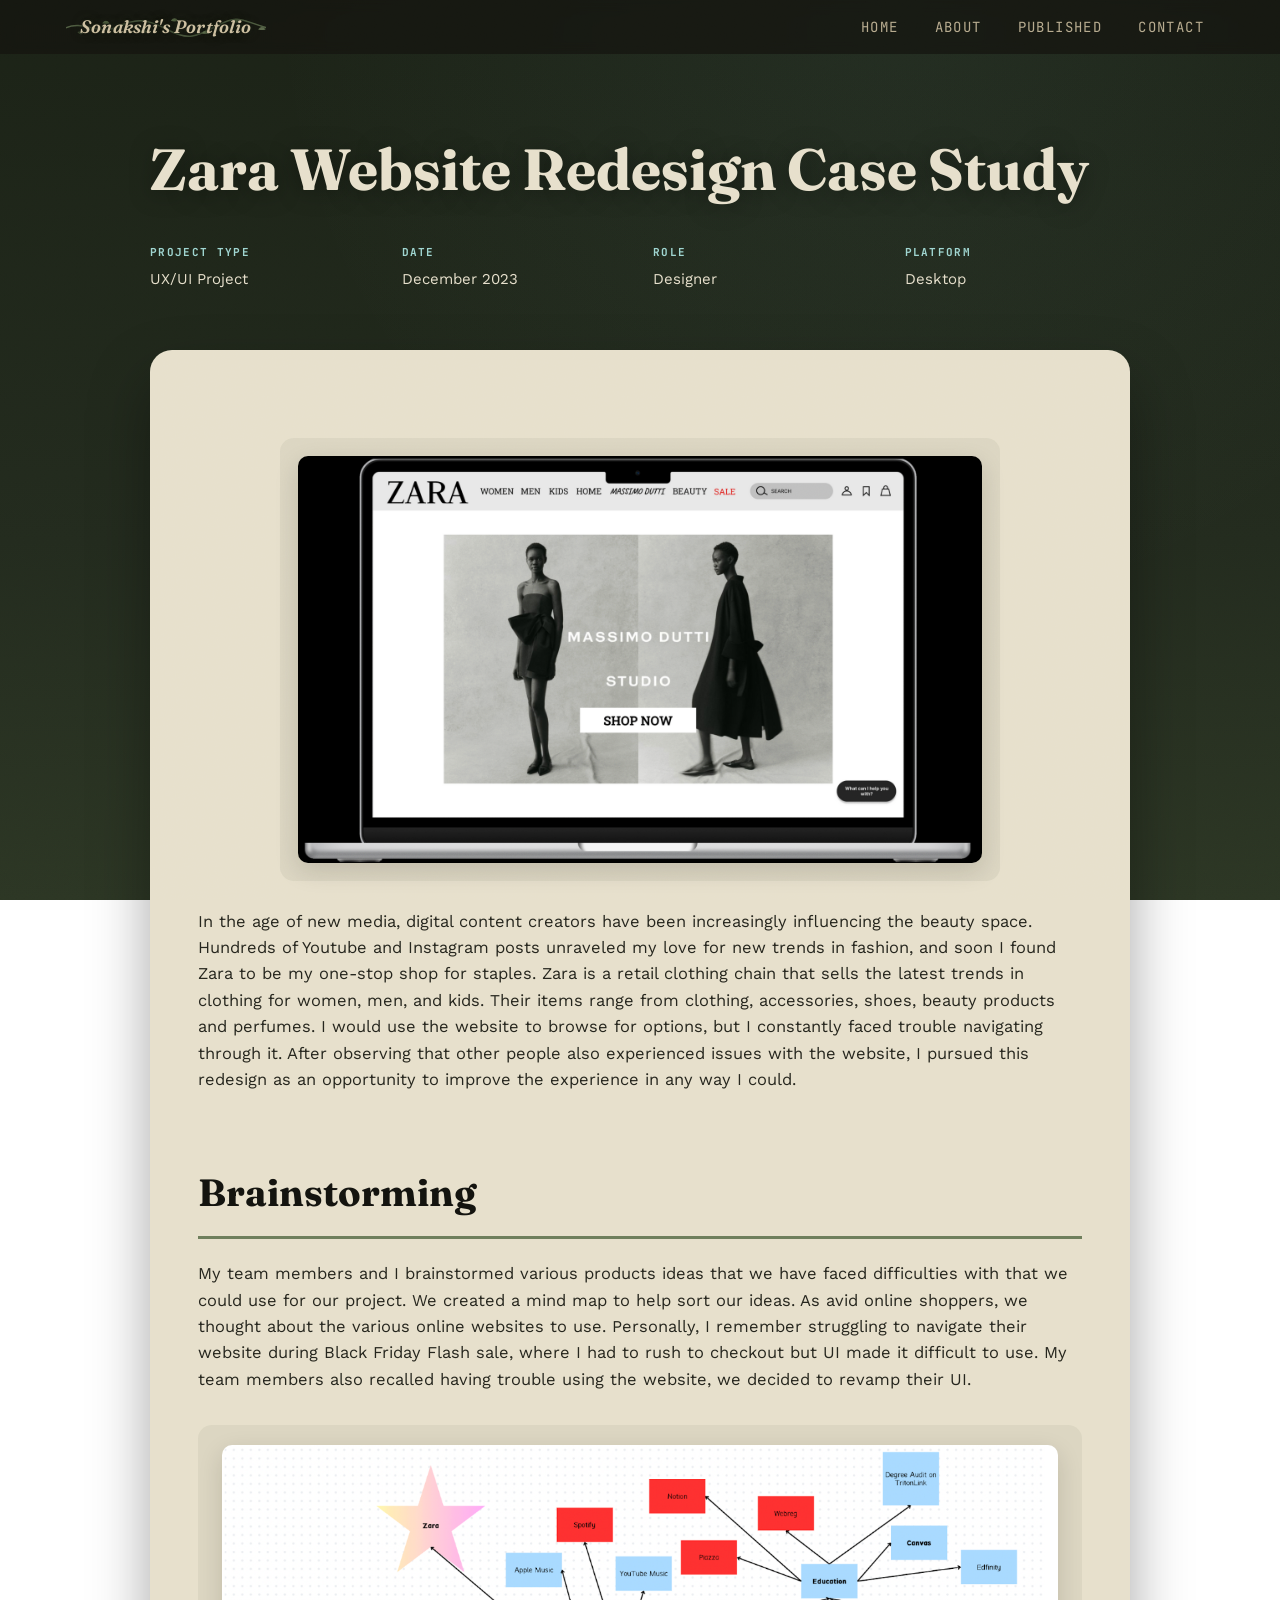
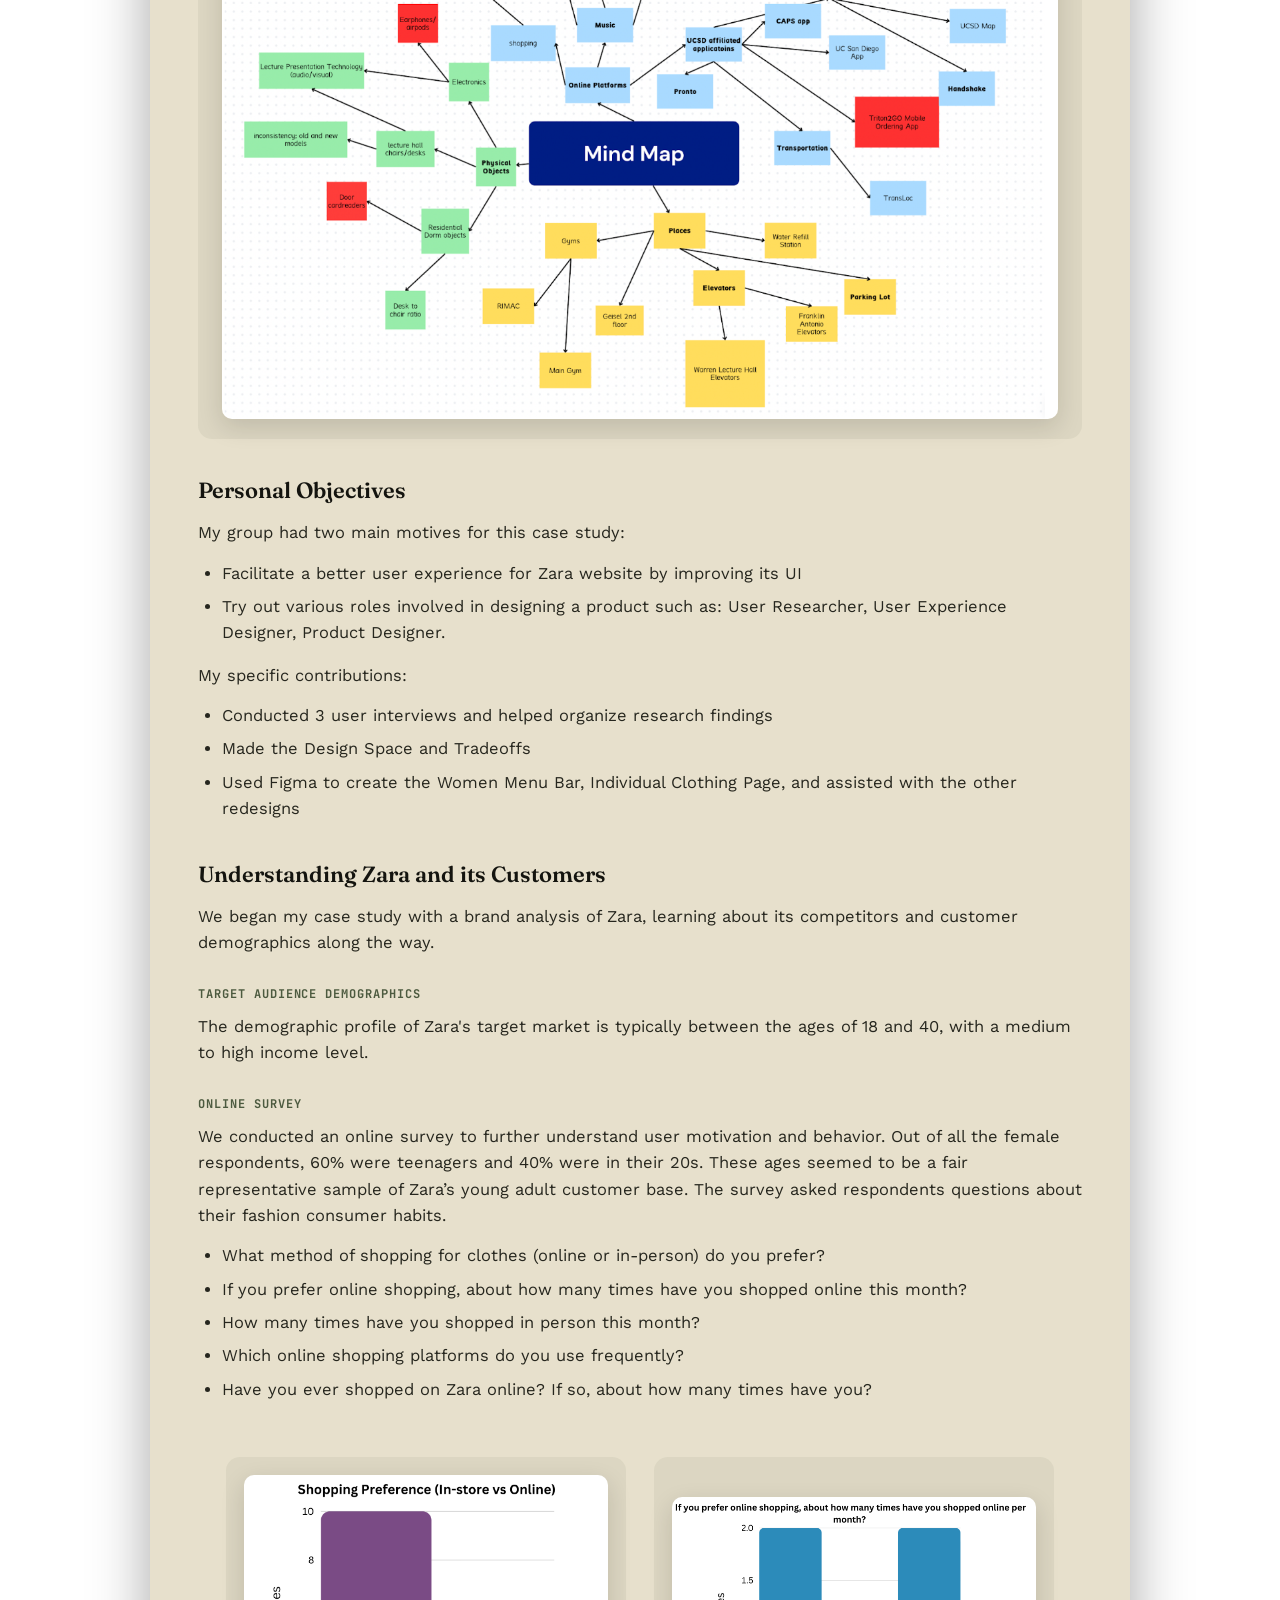
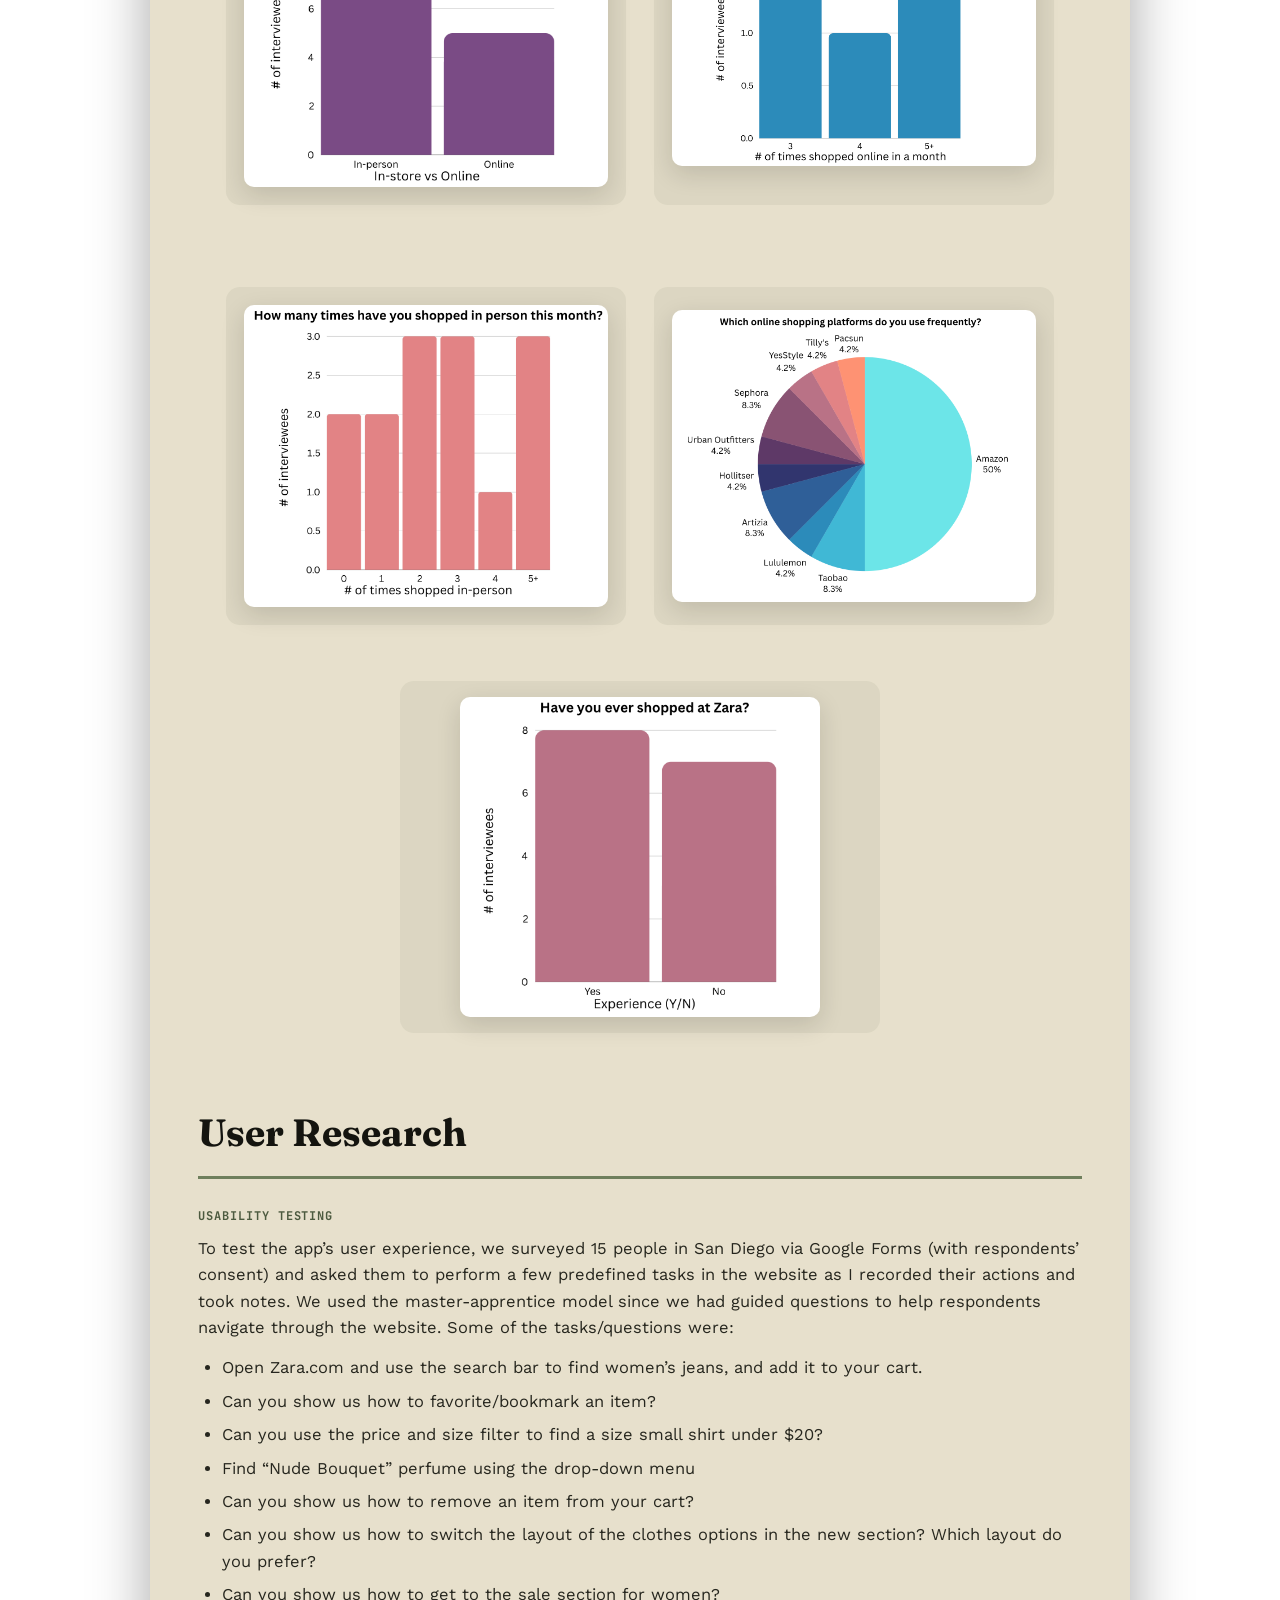
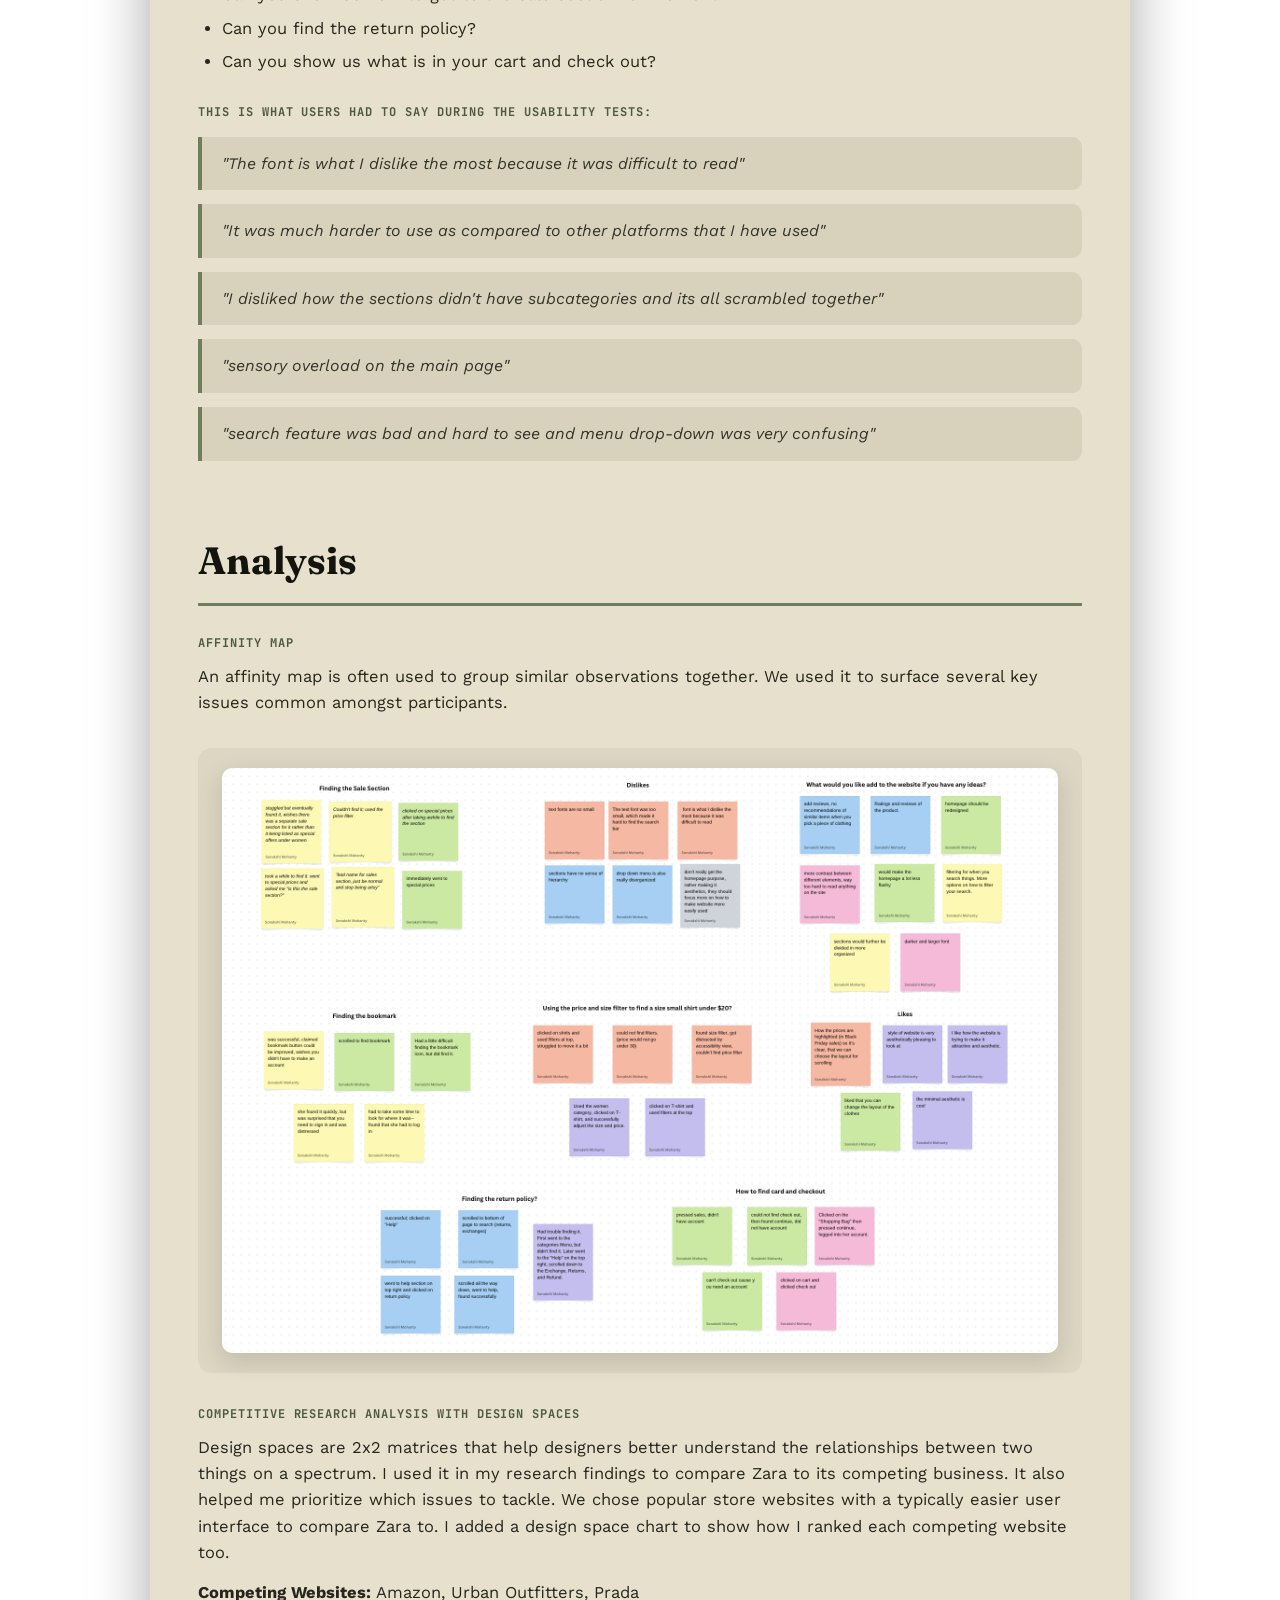
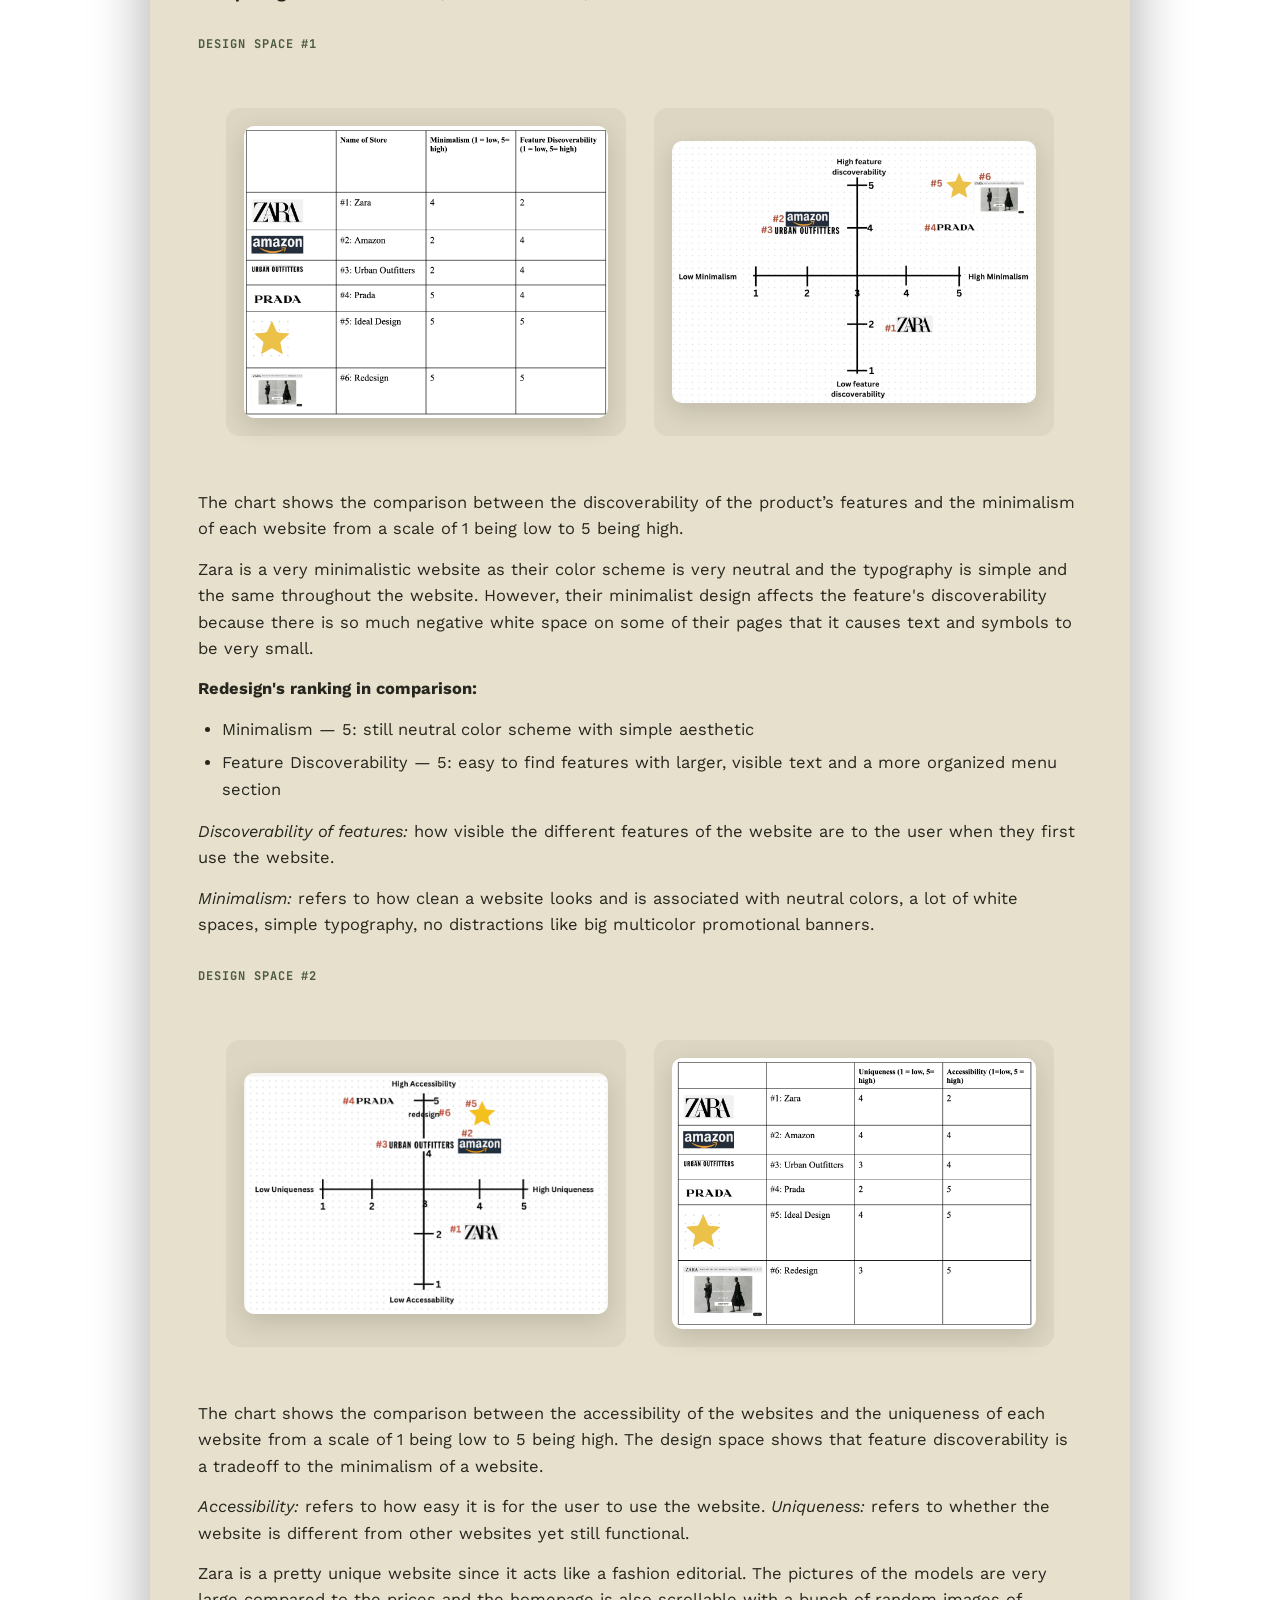
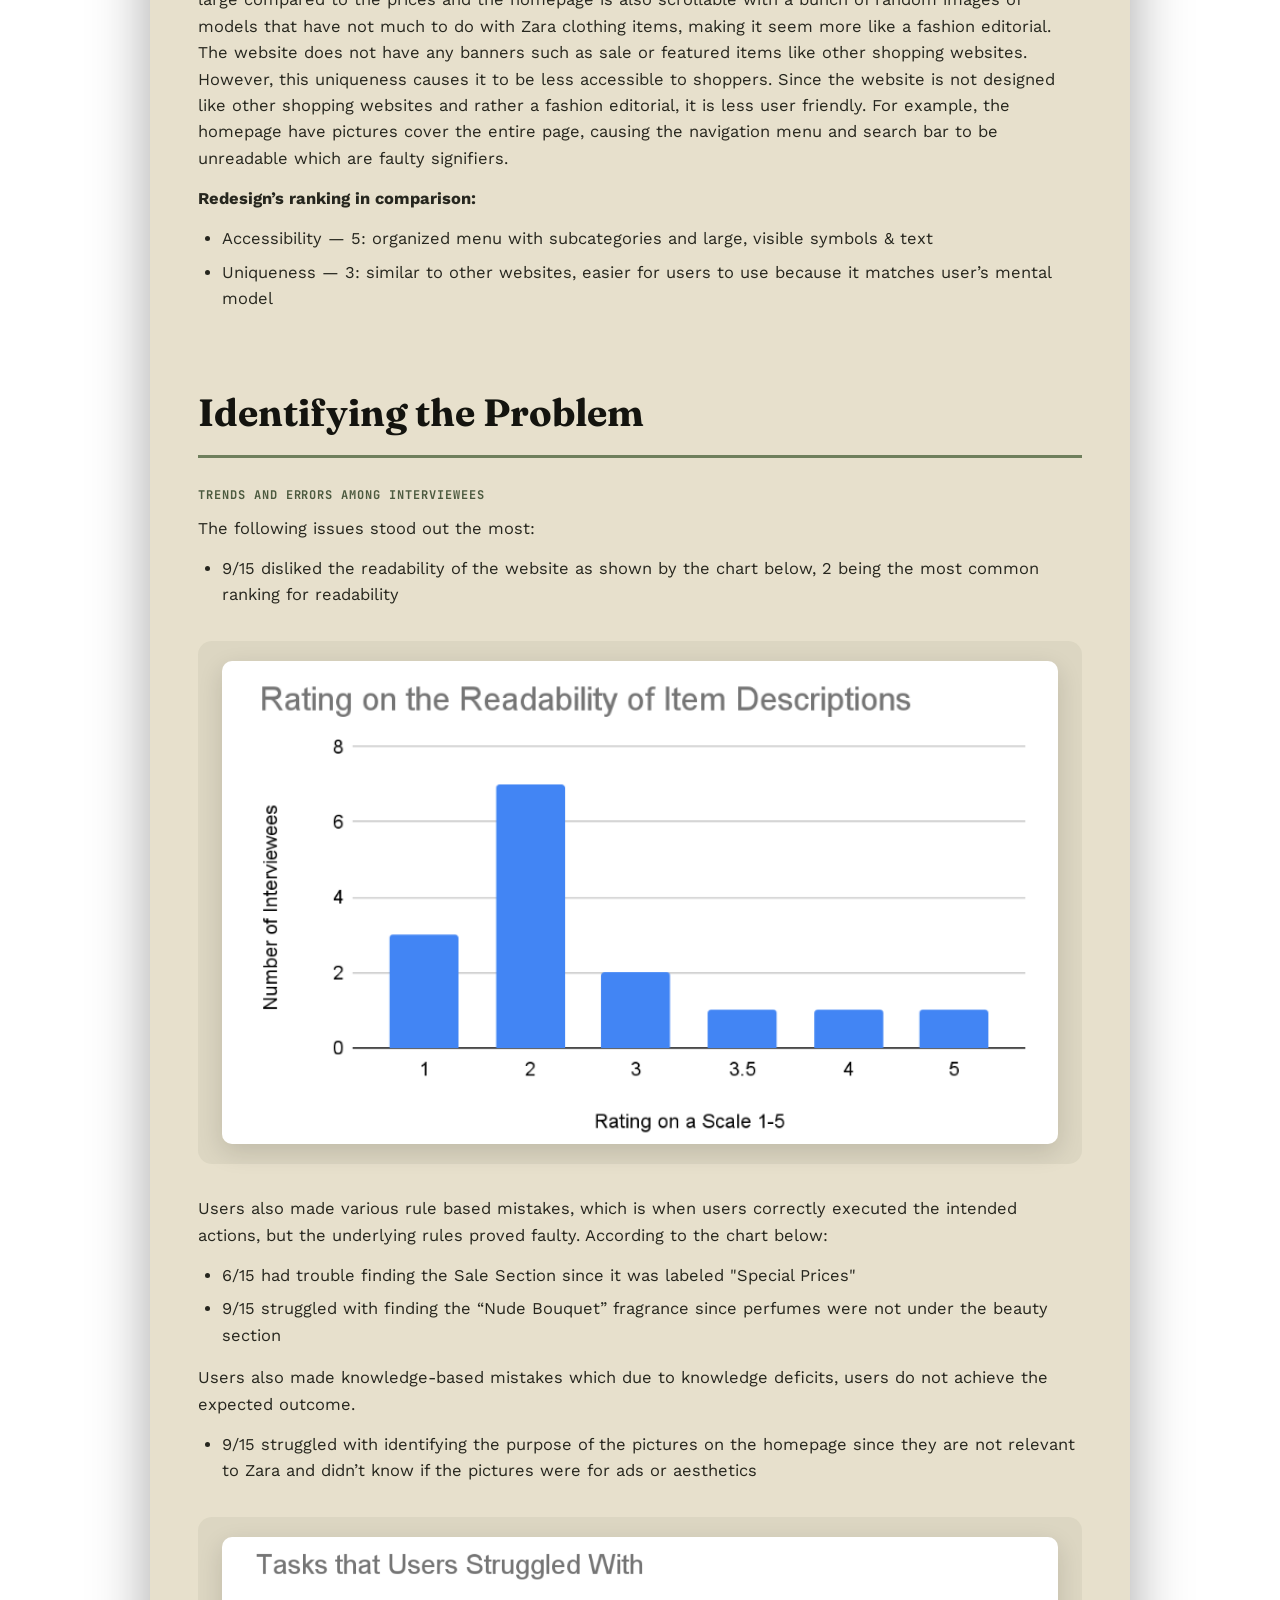
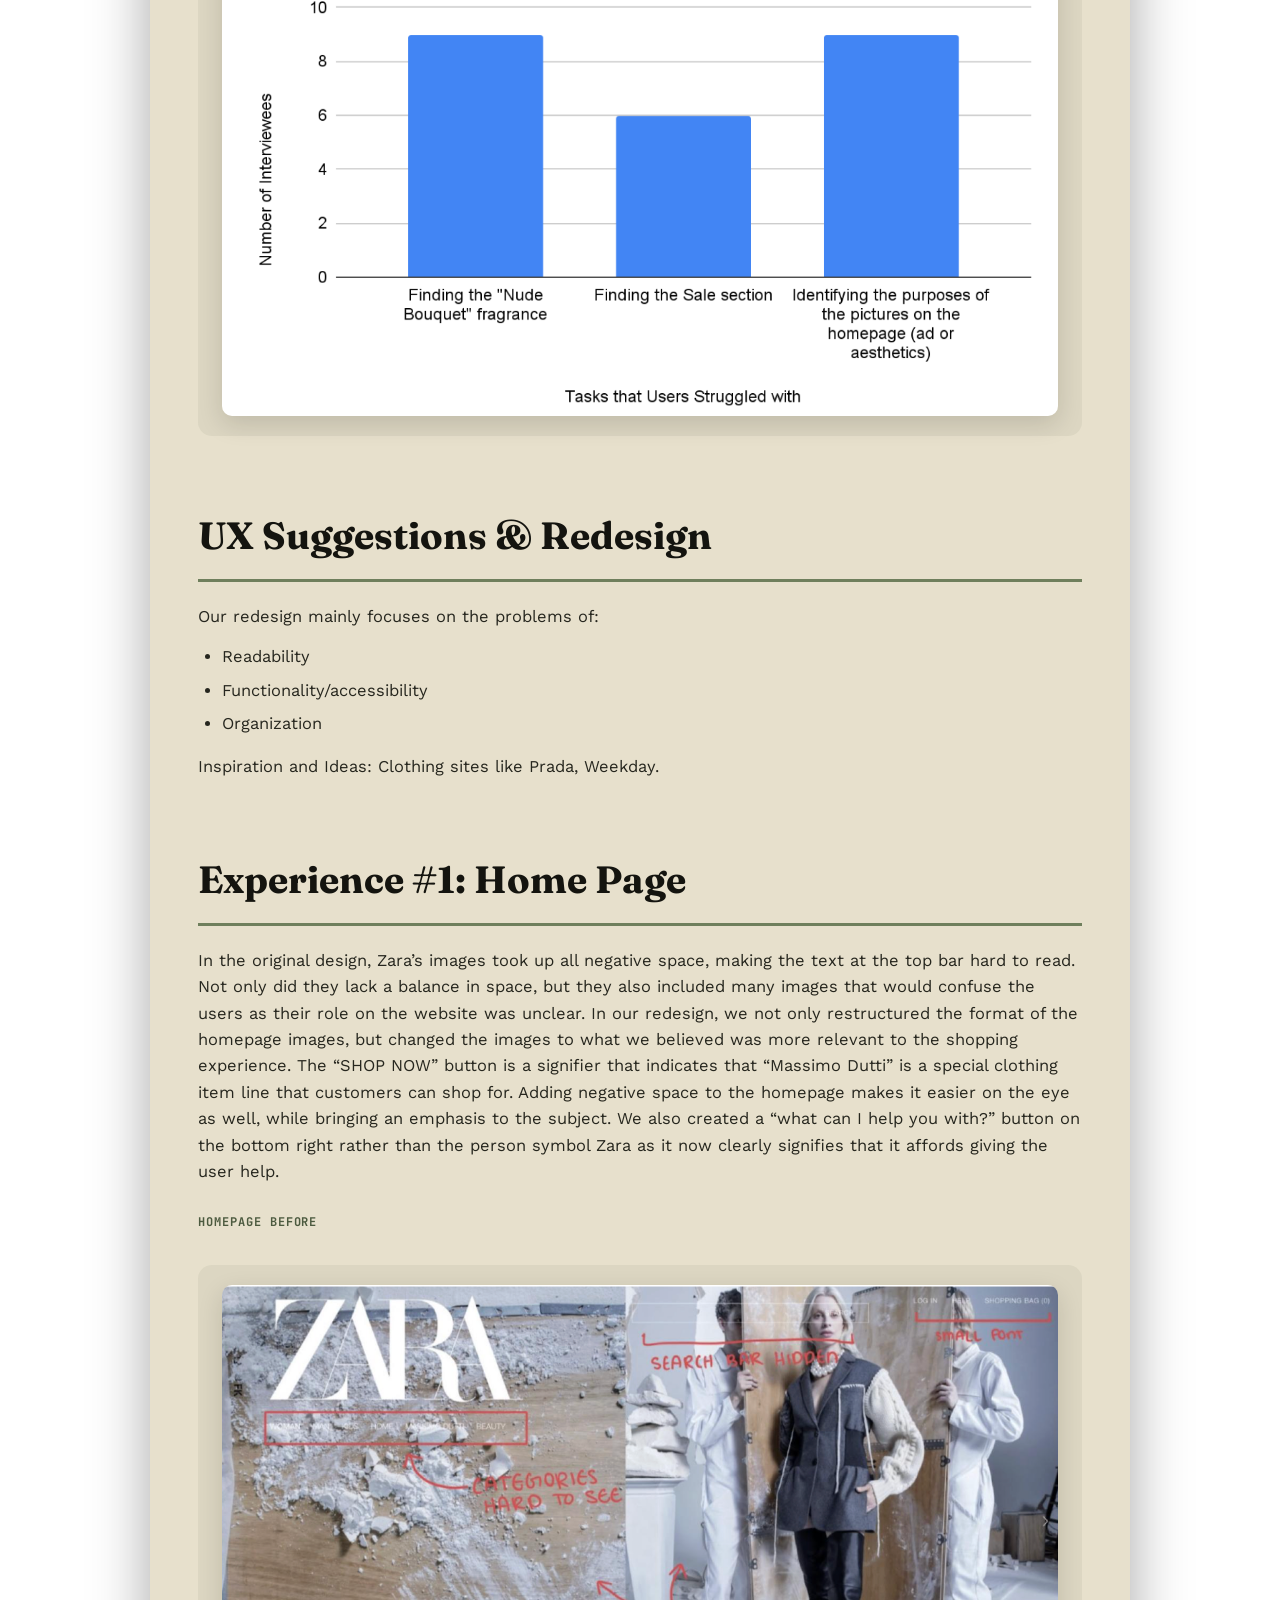
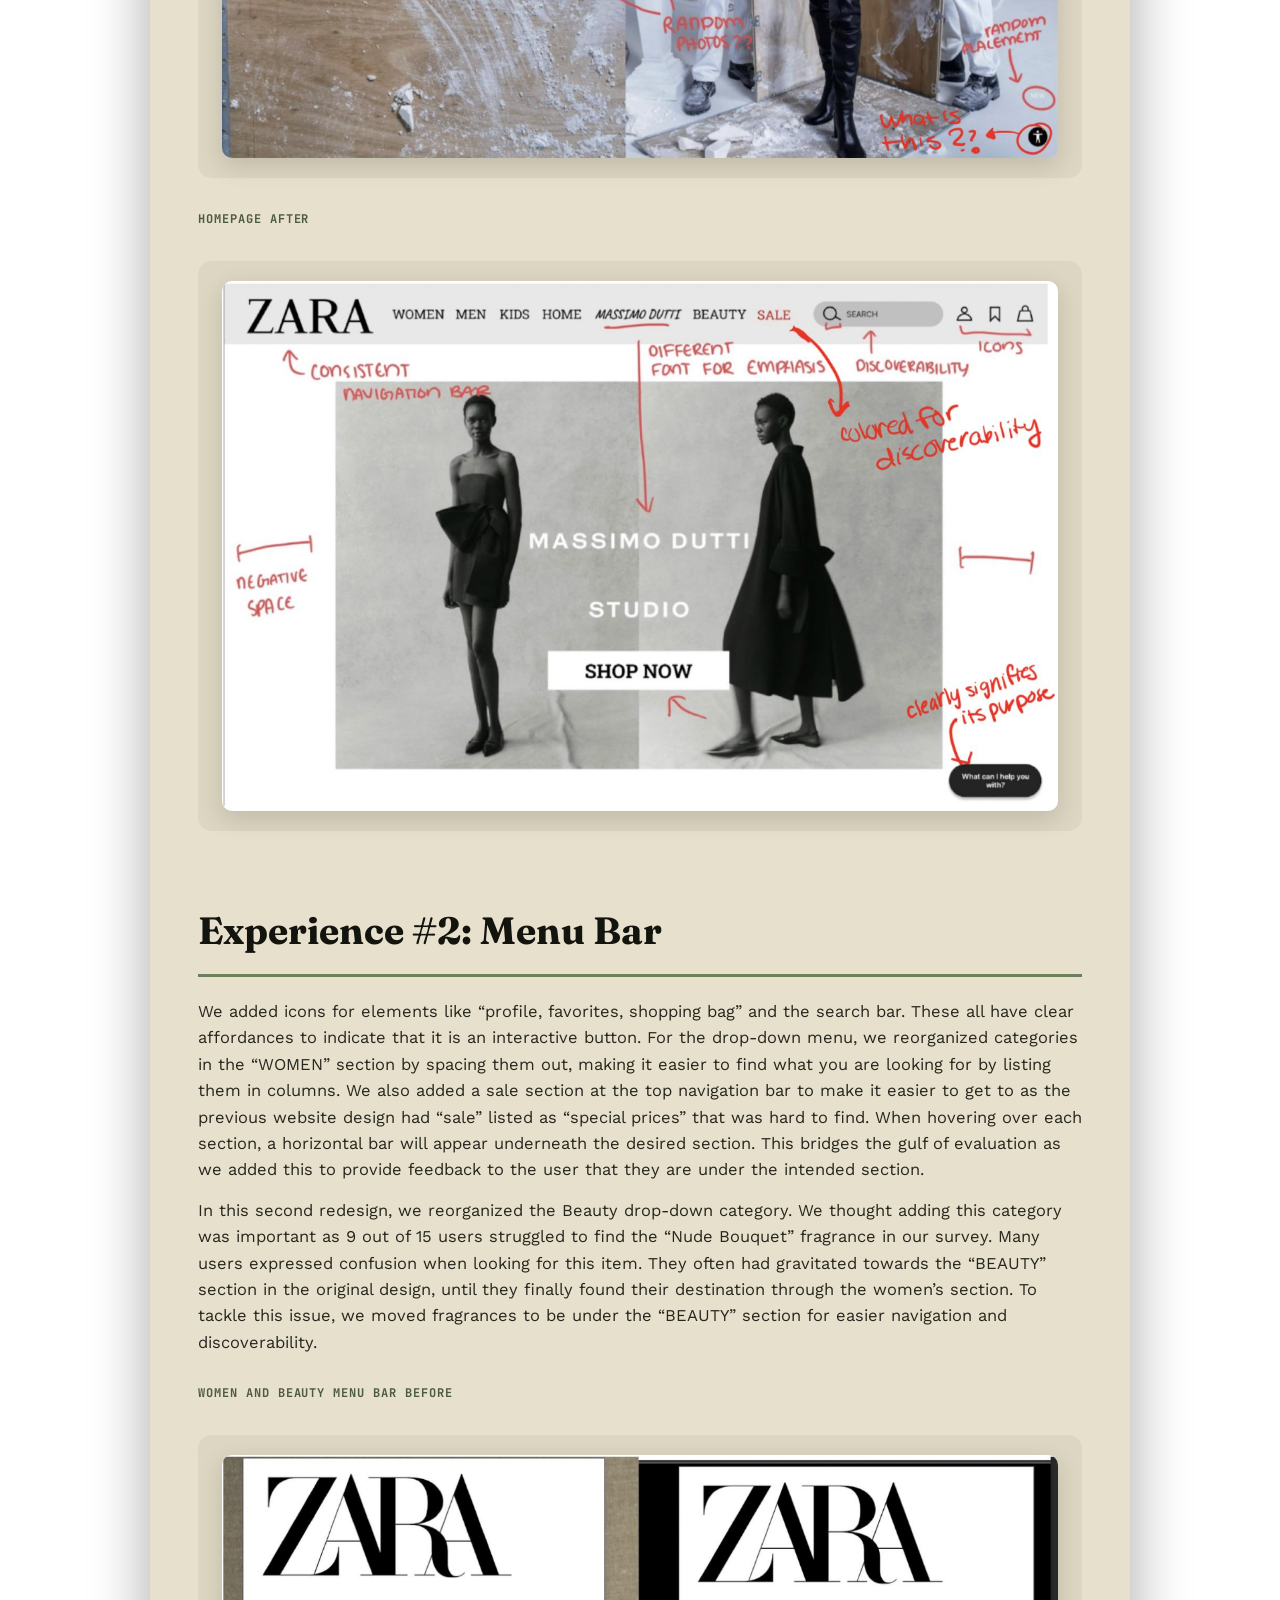
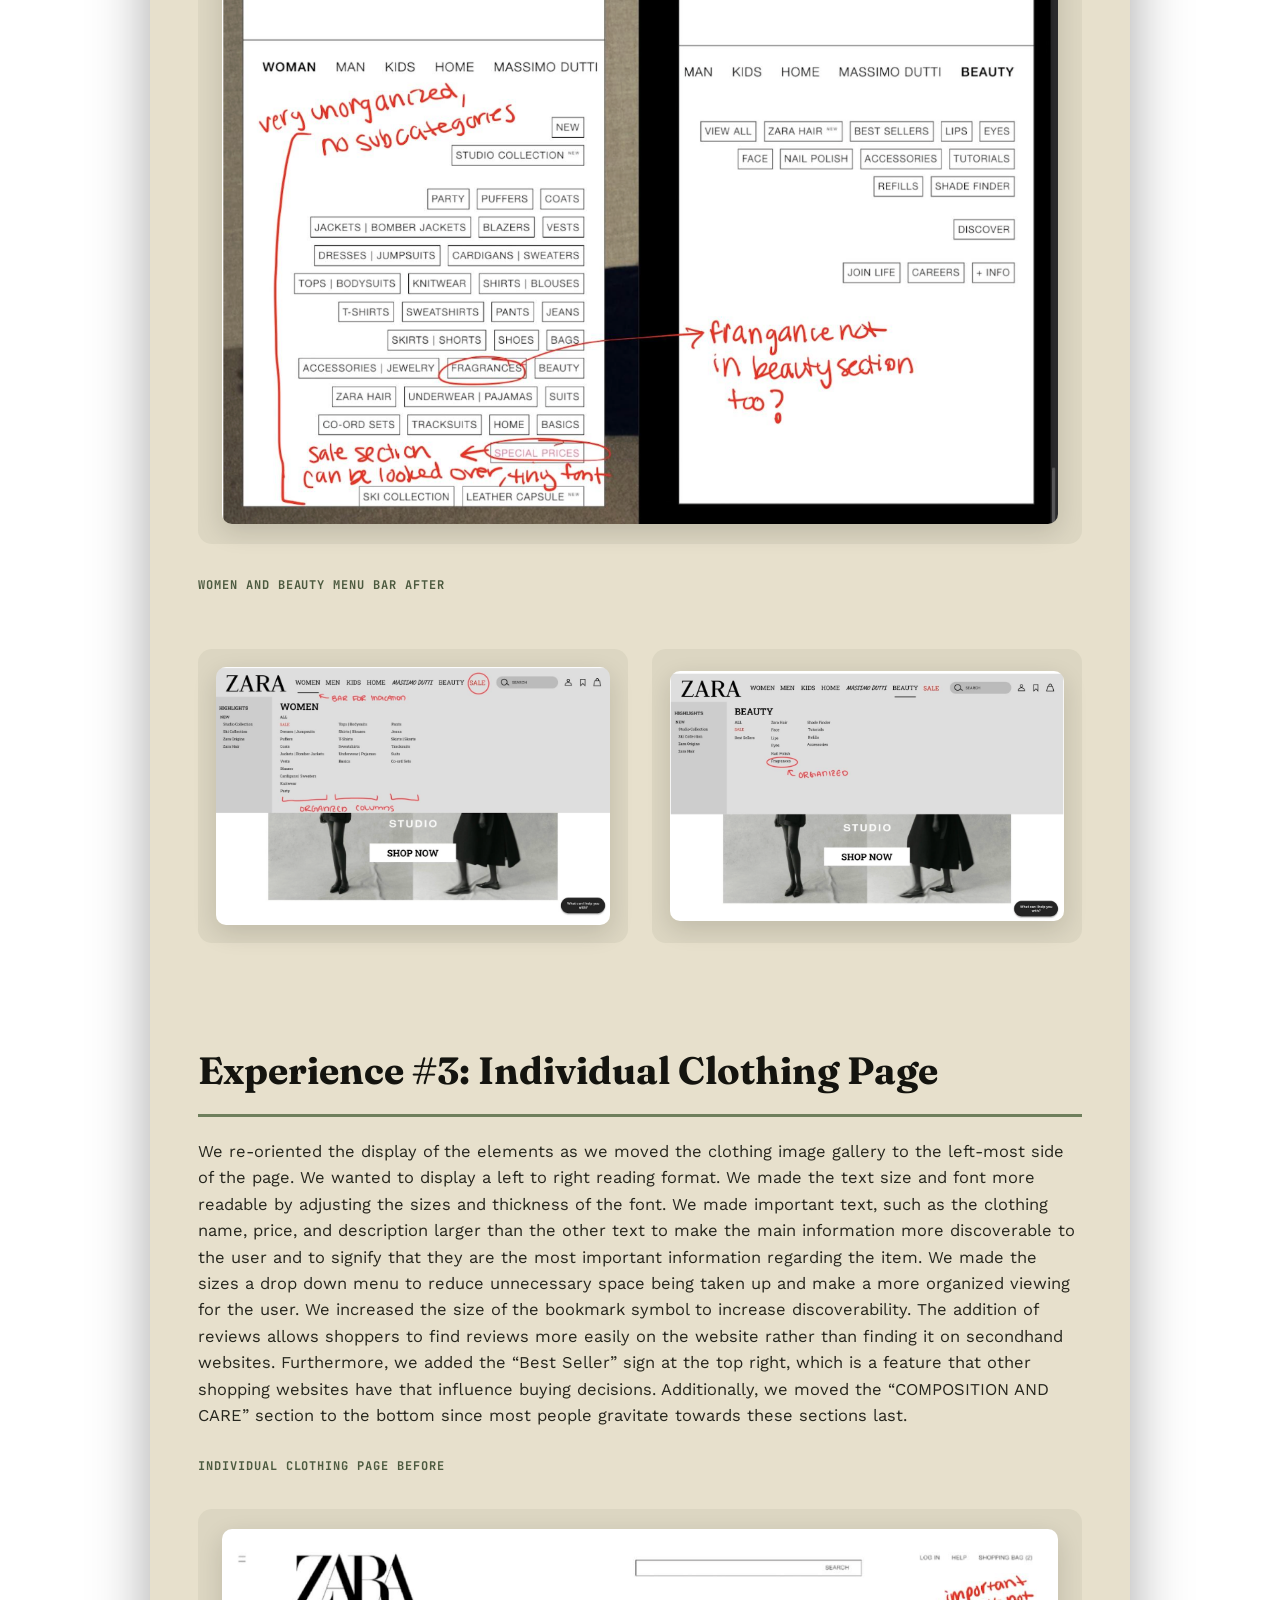
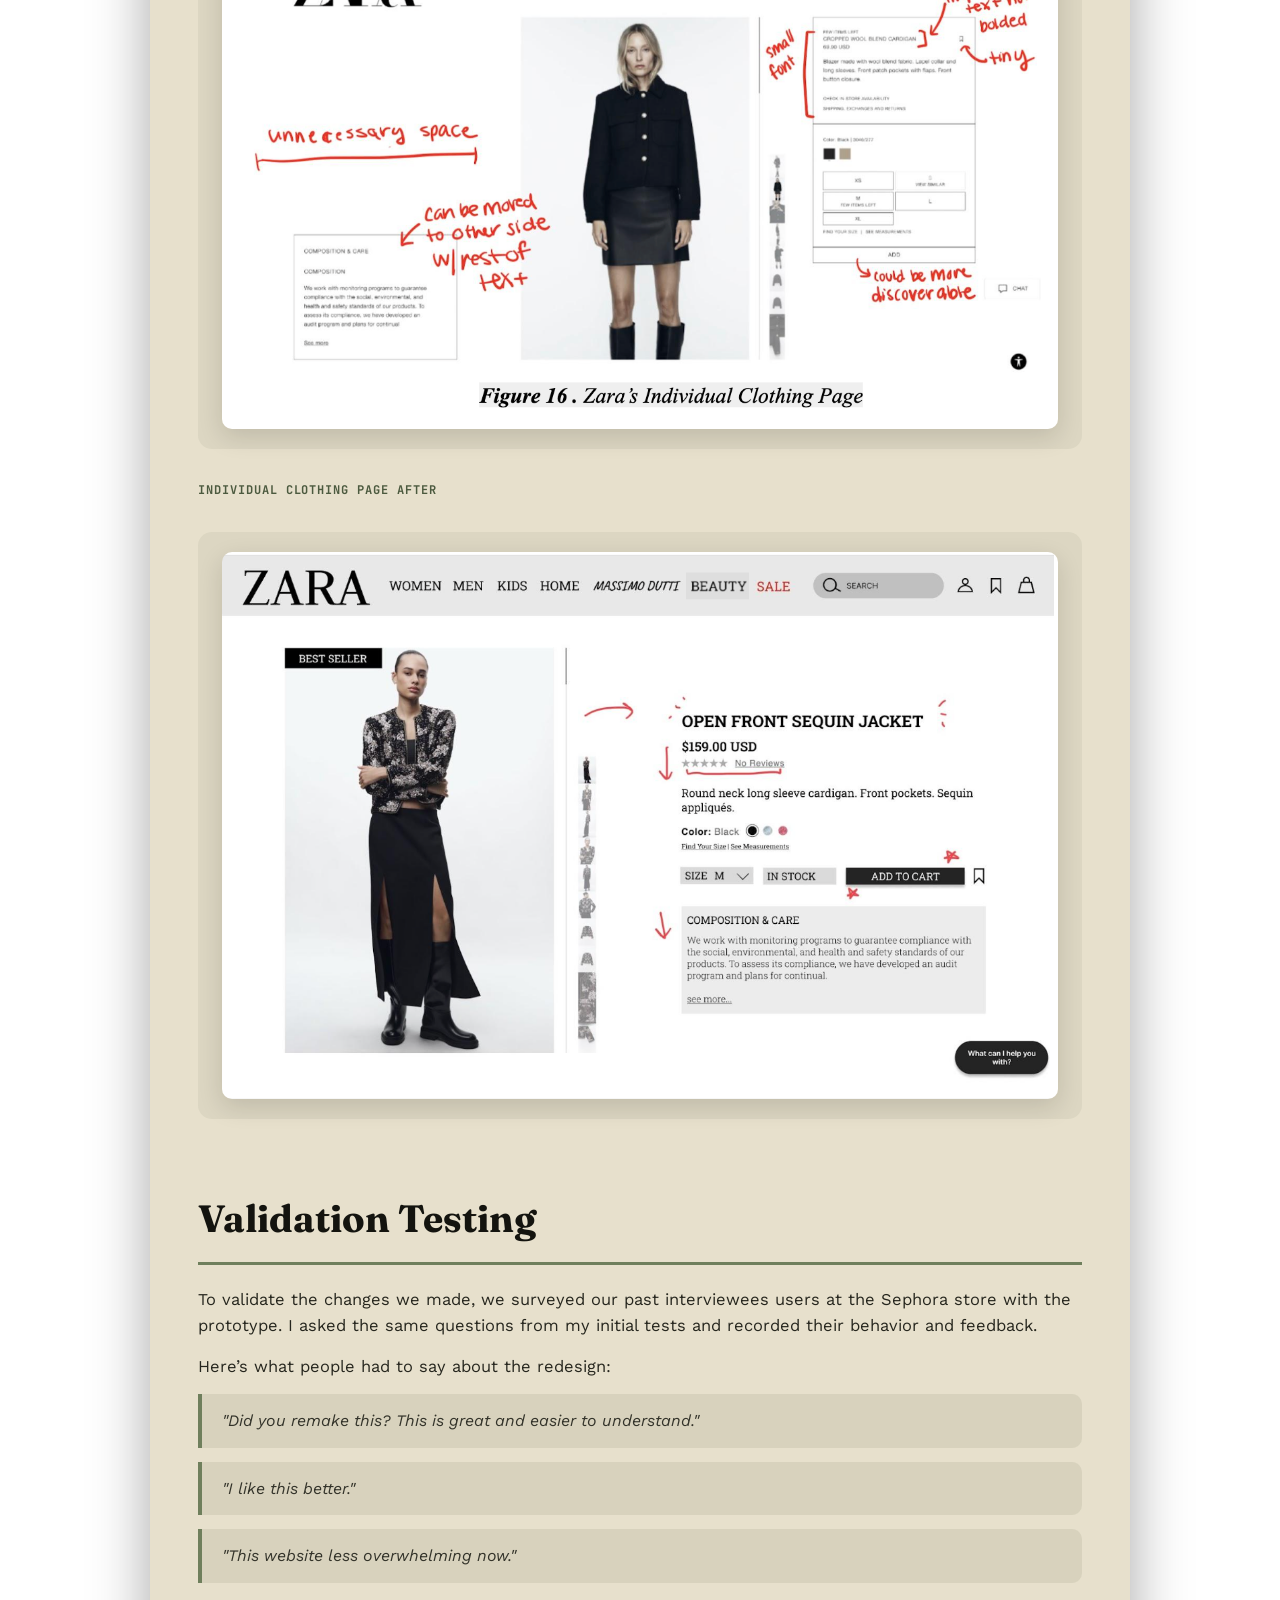
<file: zara-website-redesign.html>
<!DOCTYPE html>
<html lang="en">
<head>
  <meta charset="UTF-8" />
  <meta name="viewport" content="width=device-width, initial-scale=1.0" />
  <title>Zara Website Redesign Case Study | Sonakshi's Portfolio</title>
  <link rel="icon" href="assets/favicon.svg" type="image/svg+xml" />
  <link href="https://fonts.googleapis.com/css2?family=Fraunces:opsz,wght@9..144,400;9..144,600;9..144,700&family=JetBrains+Mono:wght@400;500;700&family=Work+Sans:wght@400;500&display=swap" rel="stylesheet" />
  <link rel="stylesheet" href="css/style.css" />
</head>
<body class="case-page zara-case">
  <header class="site-header">
    <div class="inner">
      <a class="logo" href="index.html">
        <span class="logo-vine-wrap">
          <svg class="logo-vine" viewBox="0 0 320 40" xmlns="http://www.w3.org/2000/svg" aria-hidden="true">
            <path d="M-2,22 C28,8 52,34 82,20 S128,6 162,24 S208,36 242,18 S278,8 324,22" fill="none" stroke="#4c5a3f" stroke-width="2.4" stroke-linecap="round"/>
            <path d="M-2,22 C28,8 52,34 82,20 S128,6 162,24 S208,36 242,18 S278,8 324,22" fill="none" stroke="#6f7f5c" stroke-width="1" stroke-linecap="round" opacity="0.55"/>
            <path d="M18,28 Q24,36 30,28 Q24,26 18,28" fill="#4c5a3f" opacity="0.8"/>
            <path d="M58,14 Q64,6 70,14 Q64,16 58,14" fill="#5a6b48"/>
            <path d="M118,28 Q124,20 130,28 Q124,30 118,28" fill="#6f7f5c"/>
            <path d="M168,10 Q174,2 180,10 Q174,12 168,10" fill="#5a6b48"/>
            <path d="M218,30 Q224,22 230,30 Q224,32 218,30" fill="#7a8f64"/>
            <path d="M268,12 Q274,4 280,12 Q274,14 268,12" fill="#5a6b48"/>
            <path d="M308,24 Q314,16 320,24 Q314,26 308,24" fill="#6f7f5c" opacity="0.85"/>
          </svg>
          <span class="logo-text">Sonakshi's Portfolio</span>
        </span>
      </a>
      <button class="nav-toggle" aria-label="Toggle navigation">&#9776;</button>
      <nav class="site-nav">
        <ul>
          <li><a href="index.html">HOME</a></li>
          <li><a href="about.html">ABOUT</a></li>
          <li><a href="published.html">PUBLISHED</a></li>
          <li><a href="contact.html">CONTACT</a></li>
        </ul>
      </nav>
    </div>
  </header>

  <main>
    <div class="case-hero">
      <div class="inner">
        <h1>Zara Website Redesign Case Study</h1>
        <div class="case-meta">
          <div class="item"><h4>Project Type</h4><p>UX/UI Project</p></div>
          <div class="item"><h4>Date</h4><p>December 2023</p></div>
          <div class="item"><h4>Role</h4><p>Designer</p></div>
          <div class="item"><h4>Platform</h4><p>Desktop</p></div>
        </div>
      </div>
    </div>

    <div class="case-body">
      <figure class="figure-cover"><img src="assets/fb96c1_17fc244bf74c46d38216187fdbaa747c.png" alt="Zara redesign cover" /></figure>

      <section>
        <p>In the age of new media, digital content creators have been increasingly influencing the beauty space. Hundreds of Youtube and Instagram posts unraveled my love for new trends in fashion, and soon I found Zara to be my one-stop shop for staples. Zara is a retail clothing chain that sells the latest trends in clothing for women, men, and kids. Their items range from clothing, accessories, shoes, beauty products and perfumes. I would use the website to browse for options, but I constantly faced trouble navigating through it. After observing that other people also experienced issues with the website, I pursued this redesign as an opportunity to improve the experience in any way I could.</p>
      </section>

      <section>
        <h2>Brainstorming</h2>
        <p>My team members and I brainstormed various products ideas that we have faced difficulties with that we could use for our project. We created a mind map to help sort our ideas. As avid online shoppers, we thought about the various online websites to use. Personally, I remember struggling to navigate their website during Black Friday Flash sale, where I had to rush to checkout but UI made it difficult to use. My team members also recalled having trouble using the website, we decided to revamp their UI.</p>
        <figure class="figure-wide"><img src="assets/fb96c1_41b5771c45094ba08673dd47f3a65b8a.png" alt="Brainstorming mind map" /></figure>

        <h3>Personal Objectives</h3>
        <p>My group had two main motives for this case study:</p>
        <ul>
          <li>Facilitate a better user experience for Zara website by improving its UI</li>
          <li>Try out various roles involved in designing a product such as: User Researcher, User Experience Designer, Product Designer.</li>
        </ul>
        <p>My specific contributions:</p>
        <ul>
          <li>Conducted 3 user interviews and helped organize research findings</li>
          <li>Made the Design Space and Tradeoffs</li>
          <li>Used Figma to create the Women Menu Bar, Individual Clothing Page, and assisted with the other redesigns</li>
        </ul>

        <h3>Understanding Zara and its Customers</h3>
        <p>We began my case study with a brand analysis of Zara, learning about its competitors and customer demographics along the way.</p>

        <h4>Target Audience Demographics</h4>
        <p>The demographic profile of Zara's target market is typically between the ages of 18 and 40, with a medium to high income level.</p>

        <h4>Online Survey</h4>
        <p>We conducted an online survey to further understand user motivation and behavior. Out of all the female respondents, 60% were teenagers and 40% were in their 20s. These ages seemed to be a fair representative sample of Zara&rsquo;s young adult customer base. The survey asked respondents questions about their fashion consumer habits.</p>
        <ul>
          <li>What method of shopping for clothes (online or in-person) do you prefer?</li>
          <li>If you prefer online shopping, about how many times have you shopped online this month?</li>
          <li>How many times have you shopped in person this month?</li>
          <li>Which online shopping platforms do you use frequently?</li>
          <li>Have you ever shopped on Zara online? If so, about how many times have you?</li>
        </ul>
        <div class="img-pair">
          <figure><img src="assets/fb96c1_629b7cd27f3548f589a7b766a8ba40ad.png" alt="Survey result chart" /></figure>
          <figure><img src="assets/fb96c1_fe0f55696c074b51a2b1d4c54b0c7a5f.png" alt="Survey result chart" /></figure>
        </div>
        <div class="img-pair">
          <figure><img src="assets/fb96c1_9b680aca4c8a4ea090155c0971def096.png" alt="Survey result chart" /></figure>
          <figure><img src="assets/fb96c1_c01b489db5bb40569223668bfd2c0cf0.png" alt="Survey result chart" /></figure>
        </div>
        <figure class="figure-compact"><img src="assets/fb96c1_65449ff6148c4e4e93c3eecee5d7388e.png" alt="Have you ever shopped on Zara online survey chart" /></figure>
      </section>

      <section>
        <h2>User Research</h2>
        <h4>Usability Testing</h4>
        <p>To test the app&rsquo;s user experience, we surveyed 15 people in San Diego via Google Forms (with respondents&rsquo; consent) and asked them to perform a few predefined tasks in the website as I recorded their actions and took notes. We used the master-apprentice model since we had guided questions to help respondents navigate through the website. Some of the tasks/questions were:</p>
        <ul>
          <li>Open Zara.com and use the search bar to find women&rsquo;s jeans, and add it to your cart.</li>
          <li>Can you show us how to favorite/bookmark an item?</li>
          <li>Can you use the price and size filter to find a size small shirt under $20?</li>
          <li>Find &ldquo;Nude Bouquet&rdquo; perfume using the drop-down menu</li>
          <li>Can you show us how to remove an item from your cart?</li>
          <li>Can you show us how to switch the layout of the clothes options in the new section? Which layout do you prefer?</li>
          <li>Can you show us how to get to the sale section for women?</li>
          <li>Can you find the return policy?</li>
          <li>Can you show us what is in your cart and check out?</li>
        </ul>

        <h4>This is what users had to say during the usability tests:</h4>
        <blockquote>"The font is what I dislike the most because it was difficult to read"</blockquote>
        <blockquote>"It was much harder to use as compared to other platforms that I have used"</blockquote>
        <blockquote>"I disliked how the sections didn't have subcategories and its all scrambled together"</blockquote>
        <blockquote>"sensory overload on the main page"</blockquote>
        <blockquote>"search feature was bad and hard to see and menu drop-down was very confusing"</blockquote>
      </section>

      <section>
        <h2>Analysis</h2>
        <h4>Affinity Map</h4>
        <p>An affinity map is often used to group similar observations together. We used it to surface several key issues common amongst participants.</p>
        <figure class="figure-wide"><img src="assets/fb96c1_8882404fa46540d68a2ceab52933f9fd.png" alt="Affinity map" /></figure>

        <h4>Competitive Research Analysis with Design Spaces</h4>
        <p>Design spaces are 2x2 matrices that help designers better understand the relationships between two things on a spectrum. I used it in my research findings to compare Zara to its competing business. It also helped me prioritize which issues to tackle. We chose popular store websites with a typically easier user interface to compare Zara to. I added a design space chart to show how I ranked each competing website too.</p>
        <p><strong>Competing Websites:</strong> Amazon, Urban Outfitters, Prada</p>

        <h4>Design Space #1</h4>
        <div class="img-pair">
          <figure><img src="assets/fb96c1_45b8e670f9b24e11837dba145822d26a.png" alt="Design space 1 chart" /></figure>
          <figure><img src="assets/fb96c1_2cae355bf05e4df198a000dc8d08eccf.png" alt="Design space 1 rankings" /></figure>
        </div>
        <p>The chart shows the comparison between the discoverability of the product&rsquo;s features and the minimalism of each website from a scale of 1 being low to 5 being high.</p>
        <p>Zara is a very minimalistic website as their color scheme is very neutral and the typography is simple and the same throughout the website. However, their minimalist design affects the feature's discoverability because there is so much negative white space on some of their pages that it causes text and symbols to be very small.</p>
        <p><strong>Redesign's ranking in comparison:</strong></p>
        <ul>
          <li>Minimalism &mdash; 5: still neutral color scheme with simple aesthetic</li>
          <li>Feature Discoverability &mdash; 5: easy to find features with larger, visible text and a more organized menu section</li>
        </ul>
        <p><em>Discoverability of features:</em> how visible the different features of the website are to the user when they first use the website.</p>
        <p><em>Minimalism:</em> refers to how clean a website looks and is associated with neutral colors, a lot of white spaces, simple typography, no distractions like big multicolor promotional banners.</p>

        <h4>Design Space #2</h4>
        <div class="img-pair">
          <figure><img src="assets/fb96c1_5acad3714bdf406abac9fb098dde380f.png" alt="Design space 2 chart" /></figure>
          <figure><img src="assets/fb96c1_827c99b749064b47b648cad9e79bd65e.png" alt="Design space 2 rankings" /></figure>
        </div>
        <p>The chart shows the comparison between the accessibility of the websites and the uniqueness of each website from a scale of 1 being low to 5 being high. The design space shows that feature discoverability is a tradeoff to the minimalism of a website.</p>
        <p><em>Accessibility:</em> refers to how easy it is for the user to use the website. <em>Uniqueness:</em> refers to whether the website is different from other websites yet still functional.</p>
        <p>Zara is a pretty unique website since it acts like a fashion editorial. The pictures of the models are very large compared to the prices and the homepage is also scrollable with a bunch of random images of models that have not much to do with Zara clothing items, making it seem more like a fashion editorial. The website does not have any banners such as sale or featured items like other shopping websites. However, this uniqueness causes it to be less accessible to shoppers. Since the website is not designed like other shopping websites and rather a fashion editorial, it is less user friendly. For example, the homepage have pictures cover the entire page, causing the navigation menu and search bar to be unreadable which are faulty signifiers.</p>
        <p><strong>Redesign&rsquo;s ranking in comparison:</strong></p>
        <ul>
          <li>Accessibility &mdash; 5: organized menu with subcategories and large, visible symbols &amp; text</li>
          <li>Uniqueness &mdash; 3: similar to other websites, easier for users to use because it matches user&rsquo;s mental model</li>
        </ul>
      </section>

      <section>
        <h2>Identifying the Problem</h2>
        <h4>Trends and Errors Among Interviewees</h4>
        <p>The following issues stood out the most:</p>
        <ul>
          <li>9/15 disliked the readability of the website as shown by the chart below, 2 being the most common ranking for readability</li>
        </ul>
        <figure class="figure-wide"><img src="assets/fb96c1_e0d66c753f7f4502a9a26f2700707254.png" alt="Readability ranking chart" /></figure>
        <p>Users also made various rule based mistakes, which is when users correctly executed the intended actions, but the underlying rules proved faulty. According to the chart below:</p>
        <ul>
          <li>6/15 had trouble finding the Sale Section since it was labeled "Special Prices"</li>
          <li>9/15 struggled with finding the &ldquo;Nude Bouquet&rdquo; fragrance since perfumes were not under the beauty section</li>
        </ul>
        <p>Users also made knowledge-based mistakes which due to knowledge deficits, users do not achieve the expected outcome.</p>
        <ul>
          <li>9/15 struggled with identifying the purpose of the pictures on the homepage since they are not relevant to Zara and didn&rsquo;t know if the pictures were for ads or aesthetics</li>
        </ul>
        <figure class="figure-wide"><img src="assets/fb96c1_22efeffcba0444b49231575ee2b65bb9.png" alt="Task error chart" /></figure>
      </section>

      <section>
        <h2>UX Suggestions &amp; Redesign</h2>
        <p>Our redesign mainly focuses on the problems of:</p>
        <ul>
          <li>Readability</li>
          <li>Functionality/accessibility</li>
          <li>Organization</li>
        </ul>
        <p>Inspiration and Ideas: Clothing sites like Prada, Weekday.</p>
      </section>

      <section>
        <h2>Experience #1: Home Page</h2>
        <p>In the original design, Zara&rsquo;s images took up all negative space, making the text at the top bar hard to read. Not only did they lack a balance in space, but they also included many images that would confuse the users as their role on the website was unclear. In our redesign, we not only restructured the format of the homepage images, but changed the images to what we believed was more relevant to the shopping experience. The &ldquo;SHOP NOW&rdquo; button is a signifier that indicates that &ldquo;Massimo Dutti&rdquo; is a special clothing item line that customers can shop for. Adding negative space to the homepage makes it easier on the eye as well, while bringing an emphasis to the subject. We also created a &ldquo;what can I help you with?&rdquo; button on the bottom right rather than the person symbol Zara as it now clearly signifies that it affords giving the user help.</p>
        <h4>Homepage Before</h4>
        <figure class="figure-wide"><img src="assets/fb96c1_7e275aece7424924b02df4ded5395c98.png" alt="Homepage before" /></figure>
        <h4>Homepage After</h4>
        <figure class="figure-wide"><img src="assets/fb96c1_f5f5e49d5ade4edd945a19e066ed018c.png" alt="Homepage after" /></figure>
      </section>

      <section>
        <h2>Experience #2: Menu Bar</h2>
        <p>We added icons for elements like &ldquo;profile, favorites, shopping bag&rdquo; and the search bar. These all have clear affordances to indicate that it is an interactive button. For the drop-down menu, we reorganized categories in the &ldquo;WOMEN&rdquo; section by spacing them out, making it easier to find what you are looking for by listing them in columns. We also added a sale section at the top navigation bar to make it easier to get to as the previous website design had &ldquo;sale&rdquo; listed as &ldquo;special prices&rdquo; that was hard to find. When hovering over each section, a horizontal bar will appear underneath the desired section. This bridges the gulf of evaluation as we added this to provide feedback to the user that they are under the intended section.</p>
        <p>In this second redesign, we reorganized the Beauty drop-down category. We thought adding this category was important as 9 out of 15 users struggled to find the &ldquo;Nude Bouquet&rdquo; fragrance in our survey. Many users expressed confusion when looking for this item. They often had gravitated towards the &ldquo;BEAUTY&rdquo; section in the original design, until they finally found their destination through the women&rsquo;s section. To tackle this issue, we moved fragrances to be under the &ldquo;BEAUTY&rdquo; section for easier navigation and discoverability.</p>
        <h4>Women and Beauty Menu Bar Before</h4>
        <figure class="figure-wide"><img src="assets/fb96c1_1eccf4c4292c4daaa1be9cddfead9dcb.png" alt="Menu bar before" /></figure>
        <h4>Women and Beauty Menu Bar After</h4>
        <div class="img-pair img-pair-lg">
          <figure><img src="assets/fb96c1_de9ce3a147124be8ba84dcaa1730582f.png" alt="Menu bar after — women" /></figure>
          <figure><img src="assets/fb96c1_54b98b3b02d6461bbd9eb62f070fe5a9.png" alt="Menu bar after — beauty" /></figure>
        </div>
      </section>

      <section>
        <h2>Experience #3: Individual Clothing Page</h2>
        <p>We re-oriented the display of the elements as we moved the clothing image gallery to the left-most side of the page. We wanted to display a left to right reading format. We made the text size and font more readable by adjusting the sizes and thickness of the font. We made important text, such as the clothing name, price, and description larger than the other text to make the main information more discoverable to the user and to signify that they are the most important information regarding the item. We made the sizes a drop down menu to reduce unnecessary space being taken up and make a more organized viewing for the user. We increased the size of the bookmark symbol to increase discoverability. The addition of reviews allows shoppers to find reviews more easily on the website rather than finding it on secondhand websites. Furthermore, we added the &ldquo;Best Seller&rdquo; sign at the top right, which is a feature that other shopping websites have that influence buying decisions. Additionally, we moved the &ldquo;COMPOSITION AND CARE&rdquo; section to the bottom since most people gravitate towards these sections last.</p>
        <h4>Individual Clothing Page Before</h4>
        <figure class="figure-wide"><img src="assets/fb96c1_cae656a96c19456097cb7fb191a94099.png" alt="Clothing page before" /></figure>
        <h4>Individual Clothing Page After</h4>
        <figure class="figure-wide"><img src="assets/fb96c1_6f252a38f8154578878a1368a25e7beb.png" alt="Clothing page after" /></figure>
      </section>

      <section>
        <h2>Validation Testing</h2>
        <p>To validate the changes we made, we surveyed our past interviewees users at the Sephora store with the prototype. I asked the same questions from my initial tests and recorded their behavior and feedback.</p>
        <p>Here&rsquo;s what people had to say about the redesign:</p>
        <blockquote>"Did you remake this? This is great and easier to understand."</blockquote>
        <blockquote>"I like this better."</blockquote>
        <blockquote>"This website less overwhelming now."</blockquote>
        <h4>Results from validation testing:</h4>
        <p>As a result of the redesign, the success rate for tasks increased to 100%.</p>
        <figure class="figure-wide"><img src="assets/fb96c1_a06e92c433964297ba742b6ef193f5b9.png" alt="Validation testing results" /></figure>
      </section>

      <section>
        <h2>Reflections on my work here</h2>
        <p>This project allowed me to practice critical thinking, attention to detail, and human-centered design thinking to consider all the useful features I could add to such a simple tool. I sought opportunities to experiment with novel interactions and patterns and explore edge cases that were not initially captured in the project brief. Through my collaborations, I was able to learn how to gain an eye for redesigning.</p>
        <p>In the end, I was able to deliver a feature that is intuitive and functional, with a visual system designed to subtly educate the users of shortcuts available but ultimately give all control and flexibility to the end-user. The most rewarding experience for me is knowing that I was successful in implementing research towards a redesign.</p>
      </section>
    </div>

    <nav class="case-nav">
      <a href="daily-dose.html">&larr; Previous Project</a>
      <a href="beli-redesign.html">Next Project &rarr;</a>
    </nav>
  </main>

  <footer class="site-footer">
    <div class="inner">
      <span>&copy; Sonakshi Mohanty</span>
      <nav>
        <a href="index.html">Home</a>
        <a href="about.html">About</a>
        <a href="contact.html">Contact</a>
      </nav>
    </div>
  </footer>

  <script src="js/main.js"></script>
</body>
</html>
</file>
<file: css/home.css>
/* ============================================================
   Home page — SZA-inspired overgrown forest hero
   ============================================================ */

:root {
  --forest: #232b1e;
  --moss: #4c5a3f;
  --moss-light: #6f7f5c;
  --dust: #cdbfa0;
  --screen-glow: #9fd6d1;
  --ink: #14140f;
  --paper: #e7e0cc;
}

* { box-sizing: border-box; margin: 0; padding: 0; }

body {
  background: var(--forest);
  color: var(--paper);
  font-family: 'Work Sans', sans-serif;
  position: relative;
}

/* film grain overlay for photographic feel */
body::after {
  content: "";
  position: fixed;
  inset: 0;
  pointer-events: none;
  z-index: 999;
  opacity: 0.06;
  background-image: url("data:image/svg+xml,%3Csvg xmlns='http://www.w3.org/2000/svg' width='120' height='120'%3E%3Cfilter id='n'%3E%3CfeTurbulence type='fractalNoise' baseFrequency='0.9' numOctaves='2' stitchTiles='stitch'/%3E%3C/filter%3E%3Crect width='100%25' height='100%25' filter='url(%23n)'/%3E%3C/svg%3E");
  mix-blend-mode: overlay;
}

a { text-decoration: none; color: inherit; }

nav.top {
  display: flex;
  justify-content: space-between;
  align-items: center;
  padding: 24px 56px;
  background: rgba(20, 20, 15, 0.4);
  backdrop-filter: blur(3px);
  position: relative;
  z-index: 3;
}

nav.top .logo {
  display: inline-flex;
  align-items: center;
  color: var(--dust);
}

nav.top .logo-vine-wrap {
  position: relative;
  display: inline-block;
  line-height: 1.2;
  padding: 2px 6px;
}

nav.top .logo-text {
  position: relative;
  z-index: 2;
  font-family: 'Fraunces', Georgia, serif;
  font-size: 17px;
  font-weight: 600;
  font-style: italic;
  letter-spacing: 0.01em;
  color: var(--dust);
  white-space: nowrap;
  text-shadow:
    0 0 10px rgba(35, 43, 30, 0.95),
    0 1px 4px rgba(20, 20, 15, 0.85),
    1px 0 2px rgba(35, 43, 30, 0.5),
    -1px 0 2px rgba(35, 43, 30, 0.5);
}

nav.top .logo-vine {
  position: absolute;
  left: -8px;
  right: -8px;
  top: 50%;
  transform: translateY(-50%);
  width: calc(100% + 16px);
  height: 34px;
  z-index: 1;
  pointer-events: none;
  opacity: 0.93;
}

nav.top .links {
  display: flex;
  gap: 28px;
  font-family: 'JetBrains Mono', monospace;
  font-size: 14px;
  letter-spacing: 0.1em;
  text-transform: uppercase;
}

nav.top .links a { color: var(--dust); opacity: 0.88; transition: opacity 0.15s ease; }
nav.top .links a:hover { opacity: 1; }
nav.top .links a.active { opacity: 1; color: var(--screen-glow); }

.hero {
  position: relative;
  min-height: 700px;
  display: flex;
  align-items: center;
  padding: 72px 56px;
  overflow: hidden;
  background:
    radial-gradient(ellipse at 70% 20%, rgba(159, 214, 209, 0.08), transparent 55%),
    linear-gradient(180deg, #1b2216 0%, #232b1e 45%, #2c3624 100%);
}

#plantCanvas {
  position: absolute;
  inset: 0;
  width: 100%;
  height: 100%;
  z-index: 1;
  cursor: grab;
  touch-action: none;
}

.hero-content {
  position: relative;
  z-index: 2;
  max-width: 580px;
  margin-left: 40px;
  pointer-events: none;
}

.hero-content .eyebrow,
.hero-content h1,
.hero-content .hero-sub {
  pointer-events: none;
}

/* overgrown texture strokes */
.foliage {
  position: absolute;
  inset: 0;
  z-index: 0;
  pointer-events: none;
  background-image:
    radial-gradient(circle at 88% 18%, rgba(79, 95, 58, 0.32), transparent 48%),
    radial-gradient(circle at 92% 88%, rgba(60, 72, 45, 0.38), transparent 46%),
    radial-gradient(circle at 55% 100%, rgba(35, 43, 26, 0.55), transparent 58%);
}

.badge-row { margin-bottom: 24px; }

.eyebrow {
  font-family: 'JetBrains Mono', monospace;
  font-size: 13px;
  letter-spacing: 0.16em;
  text-transform: uppercase;
  color: var(--screen-glow);
  text-shadow: 0 1px 10px rgba(0, 0, 0, 0.35);
}

.hero-content h1 {
  font-family: 'Fraunces', serif;
  font-weight: 700;
  font-size: 80px;
  line-height: 1.08;
  letter-spacing: 0.01em;
  color: var(--paper);
  text-shadow: 0 1px 18px rgba(0, 0, 0, 0.35);
}

.hero-content h1 em { font-style: italic; color: var(--dust); }

.hero-content h1 .cursor {
  font-style: normal;
  font-weight: 400;
  color: var(--dust);
  animation: blink 1s step-end infinite;
}

@keyframes blink { 50% { opacity: 0; } }

.hero-sub {
  margin-top: 28px;
  font-size: 17px;
  color: var(--paper);
  opacity: 0.82;
  max-width: 460px;
  line-height: 1.75;
  letter-spacing: 0.015em;
  text-shadow: 0 1px 12px rgba(0, 0, 0, 0.3);
}

.hero-school {
  margin-top: 14px;
  font-family: 'JetBrains Mono', monospace;
  font-size: 13px;
  font-weight: 700;
  letter-spacing: 0.16em;
  color: var(--dust);
  text-shadow: 0 1px 10px rgba(0, 0, 0, 0.35);
  pointer-events: none;
}

/* removed .plant-stage — canvas is full-bleed inside .hero */

section.projects {
  background: var(--paper);
  color: var(--ink);
  padding: 72px 56px;
  position: relative;
  z-index: 2;
  overflow: hidden;
}

.projects .section-head,
.projects .grid {
  max-width: 1140px;
  margin-left: auto;
  margin-right: auto;
  width: 100%;
}

.grid {
  display: grid;
  grid-template-columns: repeat(3, minmax(0, 1fr));
  gap: 28px;
}

.card {
  background: #fbf7ec;
  border-radius: 18px;
  padding: 18px;
  text-align: center;
  box-shadow: 0 6px 18px rgba(35, 43, 30, 0.08);
  transition: transform 0.32s cubic-bezier(0.22, 1, 0.36, 1), box-shadow 0.32s ease;
  display: flex;
  flex-direction: column;
  position: relative;
  min-width: 0;
  overflow: visible;
}

.card-vine-canvas,
.thumb-vine-canvas {
  position: absolute;
  pointer-events: none;
  z-index: 10;
}

.thumb,
.card-body {
  position: relative;
  z-index: 1;
}

.card.thumb-hovered {
  transform: translateY(-6px);
  box-shadow: 0 14px 26px rgba(35, 43, 30, 0.12);
}

.thumb {
  display: block;
  width: 100%;
  margin-bottom: 16px;
  text-decoration: none;
}

.thumb-frame {
  position: relative;
  display: block;
  width: 100%;
  height: 150px;
  border-radius: 12px;
  overflow: visible;
}

.thumb > img,
.thumb-frame img {
  width: 100%;
  height: 150px;
  border-radius: 12px;
  object-fit: cover;
  display: block;
}

.thumb-contain .thumb-frame {
  background: #fff;
}

.thumb-contain > img,
.thumb-contain .thumb-frame img {
  object-fit: contain;
  padding: 10px;
  background: #fff;
}

.section-head {
  display: flex;
  align-items: baseline;
  justify-content: space-between;
  margin-bottom: 40px;
}

.section-head h2 {
  font-family: 'Fraunces', serif;
  font-weight: 700;
  font-size: 38px;
}

.section-head span {
  font-family: 'JetBrains Mono', monospace;
  font-size: 12px;
  letter-spacing: 0.08em;
  text-transform: uppercase;
  color: var(--moss);
}

.thumb-contain { background: transparent; }

.card-body { display: flex; flex-direction: column; flex: 1; }

.card-body .label {
  font-family: 'JetBrains Mono', monospace;
  font-size: 11px;
  letter-spacing: 0.06em;
  text-transform: uppercase;
  color: var(--moss);
  margin-bottom: 6px;
}

.card-body h3 {
  font-family: 'Fraunces', serif;
  font-size: 18px;
  font-weight: 600;
  color: var(--ink);
  margin-bottom: 16px;
  line-height: 1.25;
}

.read-more {
  font-family: 'JetBrains Mono', monospace;
  font-size: 11px;
  letter-spacing: 0.06em;
  text-transform: uppercase;
  background: none;
  color: var(--moss);
  border: 1.5px solid var(--moss);
  padding: 8px 16px;
  border-radius: 999px;
  cursor: pointer;
  align-self: center;
  margin-top: auto;
  transition: background 0.15s ease, color 0.15s ease;
}

.read-more:hover { background: var(--moss); color: var(--paper); }

footer.site-footer {
  background: #14140f;
  color: var(--dust);
  padding: 28px 56px;
  font-family: 'JetBrains Mono', monospace;
  font-size: 11px;
  letter-spacing: 0.06em;
  display: flex;
  justify-content: space-between;
  align-items: center;
}

footer.site-footer nav { display: flex; gap: 22px; }
footer.site-footer a { opacity: 0.7; }
footer.site-footer a:hover { opacity: 1; }

@media (max-width: 1100px) {
  .hero-content h1 { font-size: 64px; }
  .hero-content { margin-left: 28px; }
}

@media (max-width: 900px) {
  .grid { grid-template-columns: repeat(2, minmax(0, 1fr)); }
  .hero-content h1 { font-size: 54px; }
}

@media (max-width: 680px) {
  #plantCanvas { display: none; }
  .grid { grid-template-columns: minmax(0, 1fr); }
  .hero { padding: 40px 28px; min-height: 520px; }
  .hero-content { margin-left: 0; max-width: 100%; }
  section.projects { padding: 48px 28px; }
  nav.top { padding: 20px 28px; }
  nav.top .links { gap: 18px; flex-wrap: wrap; }
  nav.top .logo-text { font-size: 14px; }
  nav.top .logo-vine { height: 28px; left: -4px; right: -4px; width: calc(100% + 8px); }
}

/* hero call to action */
.hero-cta {
  display: inline-block;
  margin-top: 26px;
  padding: 12px 22px;
  font-family: 'JetBrains Mono', monospace;
  font-size: 13px;
  font-weight: 700;
  letter-spacing: 0.12em;
  text-transform: uppercase;
  color: var(--forest);
  background: var(--dust);
  border-radius: 999px;
  text-decoration: none;
  pointer-events: auto;
  box-shadow: 0 4px 18px rgba(0, 0, 0, 0.25);
  transition: transform 0.15s ease, background 0.15s ease;
}
.hero-cta:hover { background: var(--paper); transform: translateY(-1px); }
.hero-cta:focus-visible { outline: 2px solid var(--paper); outline-offset: 3px; }

@media (prefers-reduced-motion: no-preference) {
  html { scroll-behavior: smooth; }
}
</file>
<file: css/style.css>
/* ============================================================
   Sonakshi's Portfolio — inner pages
   Forest palette shared with the SZA-inspired home page
   ============================================================ */

:root {
  --forest: #232b1e;
  --forest-deep: #1b2216;
  --moss: #4c5a3f;
  --moss-light: #6f7f5c;
  --dust: #cdbfa0;
  --glow: #9fd6d1;
  --ink: #14140f;
  --paper: #e7e0cc;
  --cream: #fbf7ec;
  --serif: 'Fraunces', Georgia, serif;
  --sans: 'Work Sans', 'Helvetica Neue', sans-serif;
  --mono: 'JetBrains Mono', monospace;
}

* { margin: 0; padding: 0; box-sizing: border-box; }

html { scroll-behavior: smooth; }

body {
  font-family: var(--sans);
  color: var(--paper);
  background:
    radial-gradient(ellipse at 70% 0%, rgba(159, 214, 209, 0.06), transparent 50%),
    linear-gradient(180deg, var(--forest-deep) 0%, var(--forest) 60%, #2c3624 100%);
  background-attachment: fixed;
  line-height: 1.6;
  -webkit-font-smoothing: antialiased;
  min-height: 100vh;
  display: flex;
  flex-direction: column;
  position: relative;
}

/* film grain overlay to match the home page */
body::after {
  content: "";
  position: fixed;
  inset: 0;
  pointer-events: none;
  z-index: 999;
  opacity: 0.06;
  background-image: url("data:image/svg+xml,%3Csvg xmlns='http://www.w3.org/2000/svg' width='120' height='120'%3E%3Cfilter id='n'%3E%3CfeTurbulence type='fractalNoise' baseFrequency='0.9' numOctaves='2' stitchTiles='stitch'/%3E%3C/filter%3E%3Crect width='100%25' height='100%25' filter='url(%23n)'/%3E%3C/svg%3E");
  mix-blend-mode: overlay;
}

main { flex: 1; }

img { max-width: 100%; display: block; }

a { color: inherit; text-decoration: none; }

/* ---------------- Header / Nav ---------------- */

.site-header {
  position: sticky;
  top: 0;
  z-index: 100;
  background: rgba(20, 20, 15, 0.75);
  backdrop-filter: blur(6px);
}

.site-header .inner {
  max-width: 1180px;
  margin: 0 auto;
  padding: 14px 24px;
  display: flex;
  align-items: center;
  justify-content: space-between;
}

.logo {
  display: inline-flex;
  align-items: center;
  color: var(--dust);
}

.logo-vine-wrap {
  position: relative;
  display: inline-block;
  line-height: 1.2;
  padding: 2px 6px;
}

.logo-text {
  position: relative;
  z-index: 2;
  font-family: var(--serif);
  font-size: 18px;
  font-weight: 600;
  font-style: italic;
  letter-spacing: 0.01em;
  color: var(--dust);
  white-space: nowrap;
  text-shadow:
    0 0 10px rgba(35, 43, 30, 0.95),
    0 1px 4px rgba(20, 20, 15, 0.85),
    1px 0 2px rgba(35, 43, 30, 0.5),
    -1px 0 2px rgba(35, 43, 30, 0.5);
}

.logo-vine {
  position: absolute;
  left: -8px;
  right: -8px;
  top: 50%;
  transform: translateY(-50%);
  width: calc(100% + 16px);
  height: 36px;
  z-index: 1;
  pointer-events: none;
  opacity: 0.93;
}

.site-nav ul {
  display: flex;
  gap: 32px;
  list-style: none;
  align-items: center;
}

.site-nav a {
  font-family: var(--mono);
  font-size: 14px;
  letter-spacing: 0.1em;
  text-transform: uppercase;
  color: var(--dust);
  opacity: 0.88;
  padding: 6px 2px;
  transition: opacity 0.15s ease, color 0.15s ease;
}

.site-nav a:hover { opacity: 1; }

.site-nav a.active { opacity: 1; color: var(--glow); }

.nav-toggle {
  display: none;
  background: none;
  border: none;
  font-size: 26px;
  color: var(--dust);
  cursor: pointer;
  line-height: 1;
}

/* ---------------- Generic page shells ---------------- */

.page {
  max-width: 1180px;
  margin: 0 auto;
  padding: 70px 24px 110px;
  width: 100%;
}

.page-title {
  font-family: var(--serif);
  font-weight: 700;
  font-size: clamp(38px, 5vw, 64px);
  margin-bottom: 28px;
  color: var(--paper);
}

.page p { color: rgba(231, 224, 204, 0.82); }

.page h3 { font-family: var(--serif); font-weight: 600; color: var(--paper); }

/* ---------------- Case study layout ---------------- */

.case-hero {
  padding: 84px 24px 120px;
  position: relative;
}

.case-hero .inner { max-width: 980px; margin: 0 auto; }

.case-hero h1 {
  font-family: var(--serif);
  font-weight: 700;
  font-size: clamp(34px, 4.6vw, 58px);
  line-height: 1.08;
  margin-bottom: 14px;
  color: var(--paper);
  text-shadow: 0 2px 24px rgba(0, 0, 0, 0.4);
}

.case-hero .subtitle {
  font-size: 17px;
  color: rgba(231, 224, 204, 0.75);
  max-width: 720px;
}

.case-meta {
  max-width: 980px;
  margin: 44px auto 0;
  display: grid;
  grid-template-columns: repeat(auto-fit, minmax(170px, 1fr));
  gap: 26px;
}

.case-meta .item h4 {
  font-family: var(--mono);
  font-size: 11px;
  text-transform: uppercase;
  letter-spacing: 0.12em;
  color: var(--glow);
  margin-bottom: 6px;
}

.case-meta .item p { font-size: 15px; line-height: 1.5; color: var(--paper); }

/* case study content floats as a cream card over the forest */
.case-body {
  max-width: 940px;
  margin: -60px auto 70px;
  padding: 60px clamp(24px, 5vw, 64px);
  background: var(--paper);
  color: var(--ink);
  border-radius: 22px;
  box-shadow: 0 30px 60px rgba(0, 0, 0, 0.35);
  position: relative;
  z-index: 2;
}

.case-body section { margin-bottom: 70px; }

.case-body section:last-child { margin-bottom: 0; }

.case-body h2 {
  font-family: var(--serif);
  font-weight: 700;
  font-size: clamp(28px, 3.2vw, 38px);
  margin-bottom: 22px;
  padding-bottom: 12px;
  border-bottom: 3px solid var(--moss-light);
  color: var(--ink);
}

.case-body h3 {
  font-family: var(--serif);
  font-size: 22px;
  font-weight: 600;
  margin: 34px 0 12px;
  color: var(--ink);
}

.case-body h4 {
  font-family: var(--mono);
  font-size: 12px;
  font-weight: 700;
  text-transform: uppercase;
  letter-spacing: 0.08em;
  margin: 28px 0 10px;
  color: var(--moss);
}

.case-body p { margin-bottom: 14px; font-size: 16.5px; color: #26261e; }

.case-body ul, .case-body ol {
  margin: 0 0 16px 24px;
  font-size: 16.5px;
  color: #26261e;
}

.case-body li { margin-bottom: 7px; }

.case-body figure { margin: 26px 0; }

.case-body figure img {
  width: 100%;
  border-radius: 10px;
  box-shadow: 0 8px 24px rgba(20, 20, 15, 0.14);
}

.case-body figcaption {
  font-family: var(--mono);
  font-size: 11px;
  letter-spacing: 0.05em;
  text-transform: uppercase;
  color: var(--moss);
  text-align: center;
  margin-top: 12px;
}

.img-pair {
  display: grid;
  grid-template-columns: 1fr 1fr;
  gap: 20px;
  margin: 26px 0;
}

.img-pair figure { margin: 0; }

/* Case study image sizing (Beli, Zara, etc.) */
.beli-case .case-body figure,
.zara-case .case-body figure,
.daily-dose-case .case-body figure {
  margin: 28px auto;
  padding: 18px;
  background: rgba(76, 90, 63, 0.07);
  border-radius: 14px;
  display: flex;
  flex-direction: column;
  justify-content: center;
  align-items: center;
  width: 100%;
}

.beli-case .case-body figure figcaption,
.zara-case .case-body figure figcaption,
.daily-dose-case .case-body figure figcaption {
  width: 100%;
  max-width: 720px;
  margin-top: 14px;
}

.beli-case .case-body figure img,
.zara-case .case-body figure img,
.daily-dose-case .case-body figure img {
  width: auto;
  max-width: min(100%, 720px);
  max-height: 520px;
  height: auto;
  object-fit: contain;
  margin: 0 auto;
}

.beli-case .case-body figure.figure-cover,
.zara-case .case-body figure.figure-cover,
.daily-dose-case .case-body figure.figure-cover {
  max-width: 720px;
}

.beli-case .case-body figure.figure-cover img,
.zara-case .case-body figure.figure-cover img,
.daily-dose-case .case-body figure.figure-cover img {
  max-width: 100%;
  max-height: 480px;
}

/* Horizontal diagrams, flows, before/after — full content width on own line */
.beli-case .case-body figure.figure-wide,
.zara-case .case-body figure.figure-wide,
.daily-dose-case .case-body figure.figure-wide {
  width: 100%;
  max-width: 100%;
  padding: 20px 24px;
  margin: 32px 0;
}

.beli-case .case-body figure.figure-wide img,
.zara-case .case-body figure.figure-wide img,
.daily-dose-case .case-body figure.figure-wide img {
  width: 100%;
  max-width: 100%;
  max-height: none;
  height: auto;
}

.beli-case .case-body figure.figure-photo,
.daily-dose-case .case-body figure.figure-photo {
  max-width: min(100%, 680px);
}

.beli-case .case-body figure.figure-photo img,
.daily-dose-case .case-body figure.figure-photo img {
  width: 100%;
  max-width: min(100%, 720px);
  max-height: 420px;
  object-fit: cover;
  border-radius: 8px;
}

.beli-case .case-body figure.figure-phone,
.zara-case .case-body figure.figure-screen,
.daily-dose-case .case-body figure.figure-phone {
  max-width: min(100%, 440px);
}

.beli-case .case-body figure.figure-phone img,
.zara-case .case-body figure.figure-screen img,
.daily-dose-case .case-body figure.figure-phone img {
  max-width: 100%;
  max-height: 720px;
}

.beli-case .img-pair,
.zara-case .img-pair,
.daily-dose-case .img-pair {
  grid-template-columns: repeat(2, minmax(0, 380px));
  justify-content: center;
  gap: 28px;
  max-width: 820px;
  margin-left: auto;
  margin-right: auto;
}

.beli-case .img-pair figure,
.zara-case .img-pair figure,
.daily-dose-case .img-pair figure {
  padding: 18px;
}

.beli-case .img-pair figure,
.daily-dose-case .img-pair figure {
  min-height: 520px;
}

.zara-case .img-pair figure {
  min-height: 0;
}

.beli-case .img-pair figure img,
.zara-case .img-pair figure img,
.daily-dose-case .img-pair figure img {
  max-width: 100%;
  max-height: 680px;
}

/* Zara — smaller standalone charts */
.zara-case .case-body figure.figure-compact {
  width: auto;
  max-width: min(100%, 480px);
  padding: 16px 20px;
}

.zara-case .case-body figure.figure-compact img {
  width: auto;
  max-width: 100%;
  max-height: 320px;
}

/* Zara — larger side-by-side menu bar screenshots */
.zara-case .img-pair.img-pair-lg {
  max-width: 100%;
  grid-template-columns: repeat(2, minmax(0, 1fr));
  gap: 24px;
}

.zara-case .img-pair.img-pair-lg figure img {
  width: 100%;
  max-width: 100%;
  max-height: none;
}

@media (min-width: 900px) {
  .beli-case .case-body,
  .zara-case .case-body,
  .daily-dose-case .case-body {
    max-width: 980px;
    padding-left: 48px;
    padding-right: 48px;
  }

  .beli-case .case-body figure.figure-phone,
  .zara-case .case-body figure.figure-screen,
  .daily-dose-case .case-body figure.figure-phone {
    max-width: min(100%, 460px);
  }

  .beli-case .img-pair,
  .zara-case .img-pair,
  .daily-dose-case .img-pair {
    grid-template-columns: repeat(2, minmax(0, 400px));
    max-width: 860px;
  }

  .beli-case .img-pair figure img,
  .zara-case .img-pair figure img,
  .daily-dose-case .img-pair figure img {
    max-height: 720px;
  }

  .zara-case .img-pair.img-pair-lg figure img {
    max-height: none;
  }
}

@media (max-width: 640px) {
  .beli-case .img-pair,
  .zara-case .img-pair,
  .daily-dose-case .img-pair {
    grid-template-columns: 1fr;
    max-width: min(100%, 380px);
  }

  .beli-case .img-pair figure,
  .zara-case .img-pair figure,
  .daily-dose-case .img-pair figure {
    min-height: 0;
  }

  .beli-case .case-body figure.figure-wide,
  .zara-case .case-body figure.figure-wide,
  .daily-dose-case .case-body figure.figure-wide {
    padding: 14px;
  }

  .beli-case .case-body figure.figure-phone,
  .zara-case .case-body figure.figure-screen,
  .daily-dose-case .case-body figure.figure-phone {
    max-width: min(100%, 340px);
  }
}

blockquote {
  border-left: 4px solid var(--moss-light);
  background: rgba(76, 90, 63, 0.1);
  border-radius: 0 10px 10px 0;
  padding: 14px 20px;
  margin: 14px 0;
  font-style: italic;
  color: #33332a;
}

.stat-row {
  display: grid;
  grid-template-columns: repeat(auto-fit, minmax(200px, 1fr));
  gap: 26px;
  margin: 30px 0;
}

.stat {
  background: var(--forest);
  color: var(--paper);
  padding: 28px 22px;
  text-align: center;
  border-radius: 14px;
}

.stat .num {
  font-family: var(--serif);
  font-weight: 700;
  font-size: 44px;
  line-height: 1.1;
  margin-bottom: 10px;
  color: var(--glow);
}

.stat p { font-size: 13.5px; margin: 0; color: rgba(231, 224, 204, 0.85); }

.numbered-findings { counter-reset: finding; list-style: none; margin-left: 0; }

.numbered-findings li {
  counter-increment: finding;
  padding: 14px 0 14px 62px;
  position: relative;
  border-bottom: 1px solid rgba(76, 90, 63, 0.3);
  font-size: 17px;
}

.numbered-findings li::before {
  content: "0" counter(finding) ".";
  position: absolute;
  left: 0;
  top: 10px;
  font-family: var(--serif);
  font-size: 26px;
  color: var(--moss-light);
}

.interview-card {
  background: var(--cream);
  border: 1px solid rgba(76, 90, 63, 0.25);
  border-radius: 14px;
  padding: 20px 22px;
  margin: 16px 0;
}

.interview-card h4 {
  margin: 0 0 8px;
  text-transform: none;
  letter-spacing: 0;
  font-family: var(--serif);
  font-size: 17px;
  color: var(--ink);
}

.video-embed {
  position: relative;
  width: 100%;
  max-width: 820px;
  margin: 28px auto;
  aspect-ratio: 16 / 9;
  border-radius: 14px;
  overflow: hidden;
  box-shadow: 0 8px 24px rgba(20, 20, 15, 0.14);
  background: #111;
}

.video-embed iframe {
  position: absolute;
  inset: 0;
  width: 100%;
  height: 100%;
  border: 0;
}

.case-external-link {
  display: inline-block;
  margin: 8px 0 18px;
  font-family: var(--mono);
  font-size: 13px;
  letter-spacing: 0.06em;
  text-transform: uppercase;
  color: var(--moss);
  border-bottom: 1px solid rgba(76, 90, 63, 0.35);
  transition: opacity 0.15s ease;
}

.case-external-link:hover { opacity: 0.75; }

.case-body .design-decision {
  background: rgba(76, 90, 63, 0.08);
  border-left: 4px solid var(--moss-light);
  border-radius: 0 12px 12px 0;
  padding: 18px 22px;
  margin: 24px 0;
}

.case-body .design-decision .principle-tag {
  display: block;
  font-family: var(--mono);
  font-size: 10px;
  letter-spacing: 0.1em;
  text-transform: uppercase;
  color: var(--moss);
  margin-bottom: 8px;
}

.case-body .design-decision h4 {
  margin: 0 0 10px;
  font-family: var(--serif);
  font-size: 17px;
  font-weight: 600;
  text-transform: none;
  letter-spacing: 0;
  color: var(--ink);
}

.case-body .design-decision p {
  margin: 0 0 8px;
  font-size: 15px;
}

.case-body .design-decision p:last-child {
  margin-bottom: 0;
}

.case-body .todo-callout {
  background: rgba(76, 90, 63, 0.08);
  border: 1px dashed rgba(76, 90, 63, 0.35);
  border-radius: 12px;
  padding: 18px 22px;
  margin: 28px 0 0;
}

.case-body .todo-callout h4,
.case-hero .todo-callout h4 {
  margin: 0 0 8px;
  font-family: var(--mono);
  font-size: 11px;
  letter-spacing: 0.08em;
  text-transform: uppercase;
  color: var(--glow);
}

.case-hero .todo-callout {
  background: rgba(231, 224, 204, 0.12);
  border: 1px dashed rgba(231, 224, 204, 0.45);
  border-radius: 12px;
  padding: 18px 22px;
  margin: 28px 0 0;
}

.case-hero .todo-callout p {
  margin: 0;
  font-size: 15px;
  color: rgba(231, 224, 204, 0.9);
}

.case-body .todo-callout p {
  margin: 0;
  font-size: 15px;
}

.case-nav {
  max-width: 940px;
  margin: 0 auto;
  padding: 0 24px 80px;
  display: flex;
  justify-content: space-between;
  font-family: var(--mono);
  font-size: 12px;
  letter-spacing: 0.06em;
  text-transform: uppercase;
}

.case-nav a {
  color: var(--dust);
  opacity: 0.8;
  border-bottom: 1px solid transparent;
  transition: opacity 0.15s ease;
}

.case-nav a:hover { opacity: 1; border-color: var(--dust); }

/* ---------------- About page ---------------- */

.about-top {
  display: grid;
  grid-template-columns: 300px 1fr;
  gap: 50px;
  align-items: start;
}

.about-top img { border-radius: 14px; box-shadow: 0 18px 40px rgba(0, 0, 0, 0.35); }

.about-top h3 { margin-bottom: 10px; }

.edu-item {
  display: grid;
  grid-template-columns: 160px 1fr;
  gap: 30px;
  padding: 26px 0;
  border-bottom: 1px solid rgba(205, 191, 160, 0.25);
}

.edu-item .years {
  font-family: var(--serif);
  font-size: 22px;
  color: var(--glow);
}

.edu-item h3 { font-size: 18px; margin-bottom: 8px; }

.section-heading {
  font-family: var(--serif);
  font-weight: 700;
  font-size: clamp(30px, 4vw, 44px);
  margin-bottom: 32px;
  color: var(--paper);
}

.pub-item h3 {
  font-size: clamp(17px, 2vw, 20px);
  line-height: 1.35;
  margin-bottom: 12px;
}

.citation {
  font-size: 15px;
  line-height: 1.65;
  color: rgba(231, 224, 204, 0.88);
  margin-bottom: 6px;
}

.citation strong { color: var(--glow); font-weight: 600; }

.citation-meta {
  font-family: var(--mono);
  font-size: 12px;
  letter-spacing: 0.02em;
  color: rgba(231, 224, 204, 0.72);
  margin-bottom: 4px;
}

.citation-meta a {
  color: var(--glow);
  text-decoration: underline;
  text-underline-offset: 3px;
}

.citation-meta a:hover { opacity: 0.85; }

.pub-summary {
  margin-top: 14px;
  font-size: 15px;
  line-height: 1.65;
  color: rgba(231, 224, 204, 0.78);
  max-width: 680px;
}

/* ---------------- Contact page ---------------- */

.contact-grid {
  display: grid;
  grid-template-columns: 1fr 1.2fr;
  gap: 60px;
  margin-top: 40px;
}

.contact-info h2 {
  font-family: var(--serif);
  font-weight: 600;
  font-size: 32px;
  margin-bottom: 22px;
  color: var(--paper);
}

.contact-info .row { margin-bottom: 18px; }

.contact-info .row h4 {
  font-family: var(--mono);
  font-size: 11px;
  text-transform: uppercase;
  letter-spacing: 0.1em;
  color: var(--glow);
  margin-bottom: 4px;
}

.contact-info .row img { filter: invert(0.9) sepia(0.2); }

.contact-form label {
  display: block;
  font-family: var(--mono);
  font-size: 11px;
  letter-spacing: 0.08em;
  text-transform: uppercase;
  color: var(--dust);
  margin: 18px 0 6px;
}

.contact-form input,
.contact-form textarea {
  width: 100%;
  border: none;
  border-bottom: 1px solid rgba(205, 191, 160, 0.5);
  background: transparent;
  padding: 8px 2px;
  font-size: 15px;
  font-family: var(--sans);
  color: var(--paper);
  outline: none;
  transition: border-color 0.15s ease;
}

.contact-form input:focus,
.contact-form textarea:focus { border-color: var(--glow); }

.contact-form textarea { min-height: 110px; resize: vertical; }

.contact-form .two-col {
  display: grid;
  grid-template-columns: 1fr 1fr;
  gap: 26px;
}

.contact-form button {
  margin-top: 28px;
  font-family: var(--mono);
  font-size: 11px;
  letter-spacing: 0.08em;
  text-transform: uppercase;
  background: none;
  color: var(--dust);
  border: 1.5px solid var(--dust);
  padding: 12px 44px;
  border-radius: 999px;
  cursor: pointer;
  transition: background 0.15s ease, color 0.15s ease;
}

.contact-form button:hover { background: var(--dust); color: var(--ink); }

.form-note { margin-top: 14px; font-size: 14px; color: var(--glow); display: none; }

/* ---------------- Placeholder pages ---------------- */

.placeholder {
  min-height: 46vh;
  display: flex;
  flex-direction: column;
  justify-content: center;
  align-items: center;
  text-align: center;
  padding: 60px 24px;
}

.placeholder h1 {
  font-family: var(--serif);
  font-weight: 700;
  font-size: clamp(38px, 5vw, 60px);
  margin-bottom: 16px;
  color: var(--paper);
}

.placeholder p {
  font-family: var(--mono);
  font-size: 13px;
  letter-spacing: 0.06em;
  text-transform: uppercase;
  color: rgba(231, 224, 204, 0.65);
}

.placeholder img { border-radius: 14px; }

/* ---------------- Footer ---------------- */

.site-footer {
  background: var(--ink);
  color: var(--dust);
  padding: 28px 24px;
  position: relative;
  z-index: 2;
}

.site-footer .inner {
  max-width: 1180px;
  margin: 0 auto;
  display: flex;
  flex-wrap: wrap;
  gap: 16px;
  align-items: center;
  justify-content: space-between;
  font-family: var(--mono);
  font-size: 11px;
  letter-spacing: 0.06em;
  text-transform: uppercase;
}

.site-footer nav { display: flex; gap: 22px; }

.site-footer a { opacity: 0.7; }

.site-footer a:hover { opacity: 1; }

/* ---------------- Responsive ---------------- */

@media (max-width: 860px) {
  .about-top, .contact-grid { grid-template-columns: 1fr; }
  .edu-item { grid-template-columns: 1fr; gap: 6px; }
  .case-body { margin-top: -40px; }
}

@media (max-width: 640px) {
  .nav-toggle { display: block; }

  .site-nav {
    display: none;
    position: absolute;
    top: 100%;
    left: 0;
    right: 0;
    background: rgba(20, 20, 15, 0.97);
    box-shadow: 0 10px 20px rgba(0, 0, 0, 0.3);
  }

  .site-nav.open { display: block; }

  .site-nav ul {
    flex-direction: column;
    gap: 0;
    padding: 10px 0;
  }

  .site-nav li { width: 100%; text-align: center; }

  .site-nav a { display: block; padding: 12px; }

  .logo-text { font-size: 15px; }
  .logo-vine { height: 30px; left: -4px; right: -4px; width: calc(100% + 8px); }

  .img-pair { grid-template-columns: 1fr; }
}
</file>
